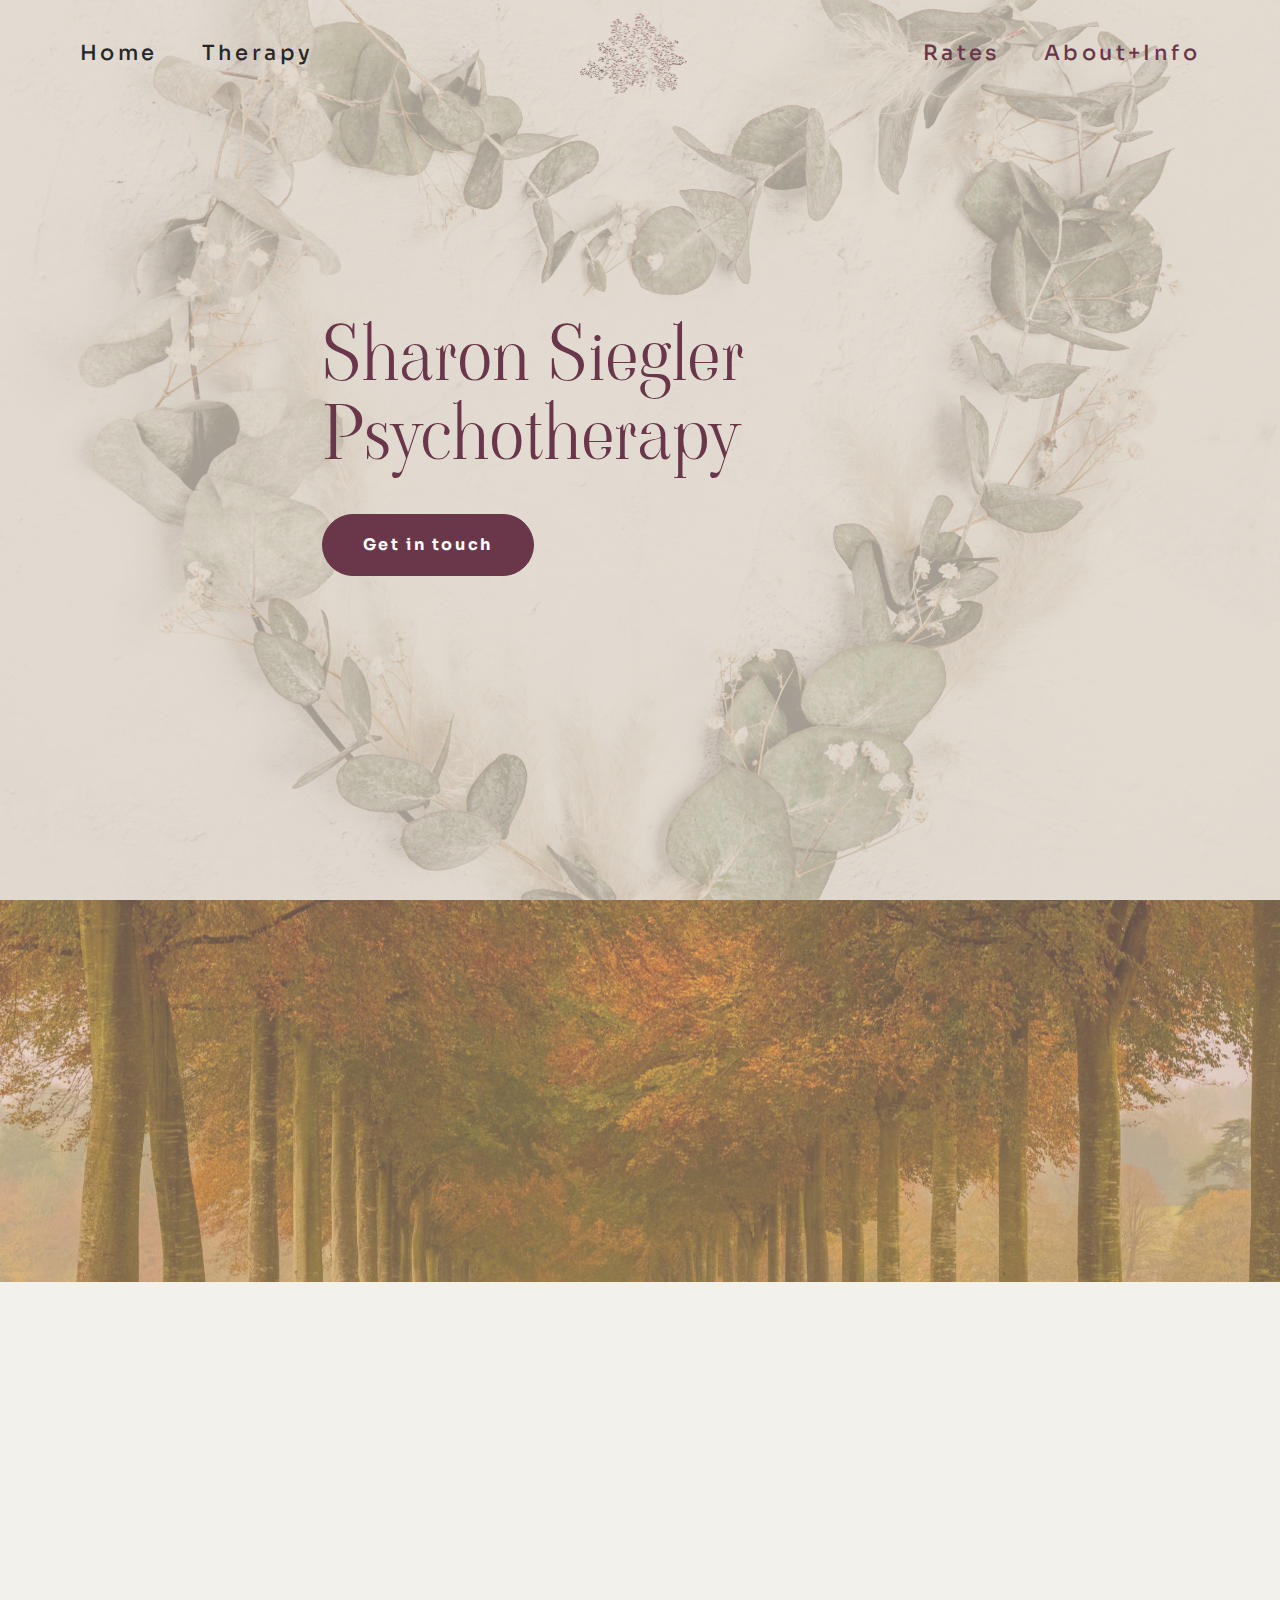
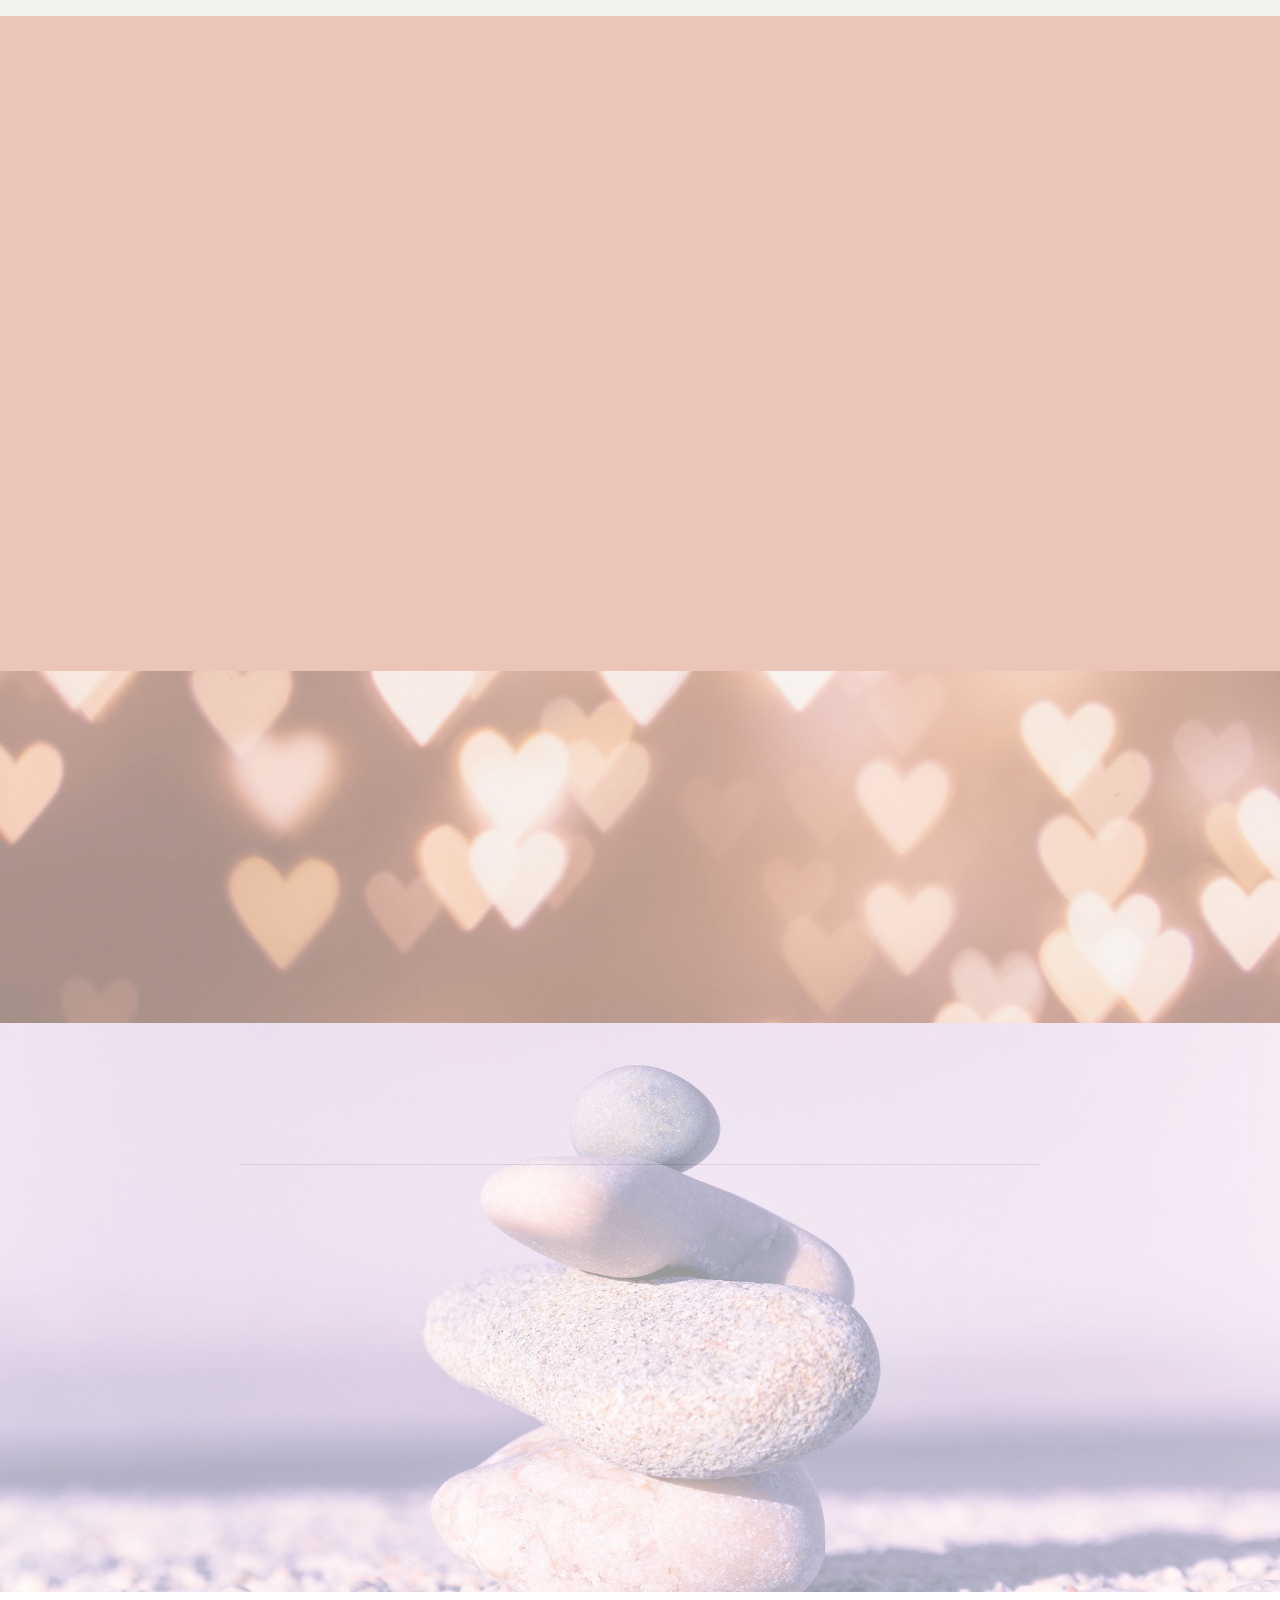
<file: index.html>
<!DOCTYPE html>
<html  >
<head>
  <!-- Site made with Mobirise Website Builder v5.7.4, https://mobirise.com -->
  <meta charset="UTF-8">
  <meta http-equiv="X-UA-Compatible" content="IE=edge">
  <meta name="generator" content="Mobirise v5.7.4, mobirise.com">
  <meta name="viewport" content="width=device-width, initial-scale=1, minimum-scale=1">
  <link rel="shortcut icon" href="assets/images/logo-removebg-231x179.png" type="image/x-icon">
  <meta name="description" content="Sharon Siegler Psychotherapy">
  
  
  <title>Sharon Siegler Psychotherapy</title>
  <link rel="stylesheet" href="assets/web/assets/mobirise-icons2/mobirise2.css">
  <link rel="stylesheet" href="assets/web/assets/mobirise-icons/mobirise-icons.css">
  <link rel="stylesheet" href="assets/tether/tether.min.css">
  <link rel="stylesheet" href="assets/bootstrap/css/bootstrap.min.css">
  <link rel="stylesheet" href="assets/bootstrap/css/bootstrap-grid.min.css">
  <link rel="stylesheet" href="assets/bootstrap/css/bootstrap-reboot.min.css">
  <link rel="stylesheet" href="assets/animatecss/animate.css">
  <link rel="stylesheet" href="assets/formstyler/jquery.formstyler.css">
  <link rel="stylesheet" href="assets/formstyler/jquery.formstyler.theme.css">
  <link rel="stylesheet" href="assets/datepicker/jquery.datetimepicker.min.css">
  <link rel="stylesheet" href="assets/dropdown/css/style.css">
  <link rel="stylesheet" href="assets/socicon/css/styles.css">
  <link rel="stylesheet" href="assets/theme/css/style.css">
  <link rel="preload" href="https://fonts.googleapis.com/css?family=Viaoda+Libre:400&display=swap" as="style" onload="this.onload=null;this.rel='stylesheet'">
  <noscript><link rel="stylesheet" href="https://fonts.googleapis.com/css?family=Viaoda+Libre:400&display=swap"></noscript>
  <link rel="preload" href="https://fonts.googleapis.com/css?family=Sora:100,200,300,400,500,600,700,800&display=swap" as="style" onload="this.onload=null;this.rel='stylesheet'">
  <noscript><link rel="stylesheet" href="https://fonts.googleapis.com/css?family=Sora:100,200,300,400,500,600,700,800&display=swap"></noscript>
  <link rel="preload" as="style" href="assets/mobirise/css/mbr-additional.css"><link rel="stylesheet" href="assets/mobirise/css/mbr-additional.css" type="text/css">

  
  
  
</head>
<body>

<!-- Analytics -->
<!-- Global site tag (gtag.js) - Google Analytics -->
<script async src="https://www.googletagmanager.com/gtag/js?id=G-YS38H97Q3W"></script>
<script>
  window.dataLayer = window.dataLayer || [];
  function gtag(){dataLayer.push(arguments);}
  gtag('js', new Date());

  gtag('config', 'G-YS38H97Q3W');
</script>
<!-- /Analytics -->


  
  <section class="menu popup-btn-cards cid-snreoAaF7B" once="menu" id="menu1-p">

    
    

    <nav class="navbar navbar-dropdown navbar-expand-lg">
        <div class="mbr-overlay" style="opacity: 1;"></div>

      <div class="collapse navbar-collapse" id="navbarSupportedContent">
            
        <div class="left-menu">
          <ul class="navbar-nav nav-dropdown" data-app-modern-menu="true"><li class="nav-item text-primary">
                  <a class="nav-link link text-black display-7" href="index.html">
                      Home</a>
              </li>
              <li class="nav-item"><a class="nav-link link text-black display-7" href="therapy.html" aria-expanded="false">
                       Therapy</a></li></ul>
        </div>

        <div class="brand-container">
          <div class="navbar-brand">
              <span class="navbar-logo">
                  <a href="index.html#top">
                      <img src="assets/images/logo-removebg-231x179.png" alt="Mobirise" style="height: 5.6rem;">
                  </a>
              </span>
              
          </div>
        </div>

        <div class="right-menu">
          <ul class="navbar-nav nav-dropdown" data-app-modern-menu="true"><li class="nav-item text-primary">
                <a class="nav-link link text-primary display-7" href="rates.html">Rates</a>
            </li><li class="nav-item"><a class="nav-link link text-primary display-7" href="aboutme.html">About+Info</a></li></ul>
        </div>
      </div>

          <button class="navbar-toggler" type="button" data-toggle="collapse" data-target="#navbarSupportedContent" aria-controls="navbarNavAltMarkup" aria-expanded="false" aria-label="Toggle navigation">
            <div class="hamburger">
                <span></span>
                <span></span>
                <span></span>
                <span></span>
            </div>
          </button>
    </nav>

</section>

<section class="header1 cid-sg0FCGAILc mbr-fullscreen" id="header1-0">

    

    <div class="mbr-overlay" style="opacity: 0.7; background-color: rgb(227, 217, 202);">
    </div>
    <div class="container-fluid">  
        <div class="row justify-content-center">
            <div class="col-md-7">
                <div class="typed-text display-1">
                    <span class="mbr-section-title mbr-fonts-style mbr-light display-1">Sharon Siegler&nbsp;<br>Psychotherapy<br></span>
                    
                </div>
                
                <div class="mbr-section-btn"><a class="btn btn-lg btn-primary display-4" type="submit" href="index.html#formbuilder-a">Get in touch</a></div>
            </div>
        </div>
    </div>
    
</section>

<section class="content1 cid-shuXbhxgcS" id="content1-h">
    

 <div class="mbr-overlay">
    </div>

    <div class="container-fluid">
        <div class="row justify-content-center">
            <div class="col-12 col-md-6">
                     
                     
                     <h5 class="mbr-fonts-style align-center section-text mb-4 mbr-regular display-4">“It is worse to stay where one does not belong at all than<div>to wander about lost for a while and looking for the psychic</div><div>and soulful kinship one requires”&nbsp;</div><div>Clarissa Pinkola Estés</div></h5>
                     
                    </div>
           </div>
    </div>
</section>

<section class="content1 cid-shvdxM8d89" id="content1-j">
    

 

    <div class="container-fluid">
        <div class="row justify-content-center">
            <div class="col-12 col-md-6">
                     
                     <h4 class="mbr-fonts-style title-text align-center mbr-regular mb-4 display-1"> What I offer</h4>
                     
                     
                    </div>
           </div>
    </div>
</section>

<section class="content2 cid-shuBQb7AvW" id="content2-c">
    
 
  <div class="container">  
         <div class="row align-items-center">
             <div class="col-12 col-lg-7">
                <div class="image-wrapper">
                    <img src="assets/images/dog-2785074-1334x889.jpg" alt="Mobirise">
                </div>
            </div>
            <div class="col-12 col-lg-5">
                <div class="text-wrapper align-left">
                    
                    <p class="section-subtext mbr-fonts-style align-left mbr-regular mb-4 display-2">Therapy</p>
                    <p class="mbr-text mbr-fonts-style align-left mbr-regular display-4">Something brought you here. I know, I've been here too. Instead of avoiding or shutting it down, you are looking for help. Big and important step.<br>You had to take this step alone, and now, I can accompany you.<br></p>
                <div class="mbr-section-btn align-left"><a class="btn btn-secondary display-4" href="therapy.html">Learn More</a></div>
                </div>
               </div>
            </div>
        </div>
</section>

<section class="content1 cid-shuX0cRDQS" id="content1-g">
    

 <div class="mbr-overlay">
    </div>

    <div class="container-fluid">
        <div class="row justify-content-center">
            <div class="col-12 col-md-6">
                     <h5 class="mbr-section-subtitle mbr-fonts-style align-center mb-4 mt-4 display-4">"You can only become truly accomplished at something you love." <br><br>Maya Angelou</h5>
                     
                     
                     
                    </div>
           </div>
    </div>
</section>

<section class="form cid-sgxYQylWS7" id="formbuilder-a">
    
    <div class="mbr-overlay"></div>
    <div class="container">
        <div class="row">
            <div class="col-lg-8 mx-auto mbr-form" data-form-type="formoid">
<!--Formbuilder Form-->
<form action="https://mobirise.eu/" method="POST" class="mbr-form form-with-styler" data-form-title="Form Name"><input type="hidden" name="email" data-form-email="true" value="nLPFkeEz/G7p4QkEOa2+176vNsVStpoKlZeKG7OWsQ1XRN4VsuvDBomV0RtvpPrxei0f2Xov2iBLk3qLw31xlwDdI2rA0WhRbj0ftPgd17/RQZ+46Mjlt0Oen0RNs4dz.nVLfW3ZiAiuFT4xPuB8/QHdElN8DgkPW7pGm9+mC2f0QbMJd63D511KTIBAEja+NmAw55iZ/lchSR1VL12Ws8zOahuEVdOWfS/U70QBL2LnbiVYsVxd/x+HpsWOWGOSc">
<div class="form-row">
<div hidden="hidden" data-form-alert="" class="alert alert-success col-12">I will get in touch soon. You're welcome to call me @ 707-861-0411 or email: mft.sharon.siegler@gmail.com</div>
<div hidden="hidden" data-form-alert-danger="" class="alert alert-danger col-12">Oops...! some problem!</div>
</div>
<div class="dragArea form-row">
<div class="col-lg-12 col-md-12 col-sm-12">
<h4 class="mbr-fonts-style display-5">Get in Touch and schedule a 20 minutes free consult</h4>
</div>
<div class="col-lg-12 col-md-12 col-sm-12">
<hr>
</div>
<div data-for="name" class="col-lg-12 col-md-12 col-sm-12 form-group">
<input type="text" name="name" placeholder="Name" data-form-field="name" class="form-control display-7" required="required" value="" id="name-formbuilder-a">
</div>
<div data-for="phone" class="col-lg-12 col-md-12 col-sm-12 form-group" style="">
<input type="tel" name="phone" placeholder="Phone" pattern="[0-9]{3}-[0-9]{3}-[0-9]{4}" data-form-field="phone" required="required" class="form-control display-7" value="" id="phone-formbuilder-a">
</div>
<div class="col-lg-12 col-md-12 col-sm-12 form-group" data-for="email" style="">
<input type="email" name="email" placeholder="Email" data-form-field="email" class="form-control display-7" value="" id="email-formbuilder-a">
</div>
<div class="col-lg-12 col-md-12 col-sm-12 form-group" data-for="message">
<textarea name="message" placeholder="Message" data-form-field="message" required="required" class="form-control display-7" id="message-formbuilder-a"></textarea>
</div>
<div class="col-auto" style=""><button type="submit" class="btn btn-primary display-7">Submit</button></div>
</div>
</form><!--Formbuilder Form-->
</div>
        </div>
    </div>
</section>

<section class="footer1 cid-st76pejtdv mbr-reveal" once="footers" id="footer1-v">

    

    

    <div class="container">
        <div class="footer-container">
                <div class="row align-left menu-container">
            
            <div class="col-lg-3 col-6">
                <ul class="mbr-fonts-style mbr-list align-left display-4">   
                  <li>
                    <a class="mbr-fonts-style text-primary" href="aboutme.html"><strong>About</strong></a></li><li><a href="rates.html" class="text-primary"><strong>Rates</strong></a></li> 
              </ul>
             </div>    
            <div class="col-lg-3 col-6">
                <ul class="mbr-fonts-style mbr-list align-left display-4">
                  <li><a href="therapy.html" class="text-primary"><strong>Therapy</strong></a></li><li><a href="aboutme.html" class="text-primary"><strong>About+Info</strong></a></li>
                </ul>
            </div>
            
            
  
        </div>
        
                <div class="row align-center">
                    <div class="col-12 col-md-5 copyright-section align-left">   
                        <hr class="line">
                        <p class="mbr-fonts-style mbr-text mobirise-rights mbr-semibold display-4"> All rights reserved&nbsp;© 2021</p>
                    </div>
                    
                    <div class="col-md-2 offset-md-0 col-6 offset-3 logo-section align-center">
                        
                        
                        <!-- Professional verification provided by Psychology Today 
<a href="https://www.psychologytoday.com/profile/383452" target="_blank" class="sx-verified-seal"></a>
[JS_CODE_0] -->
<!-- End Verification -->
                        
                        
                        
                        
                          <a href="https://www.psychologytoday.com/profile/383452" target="_blank">
                            <img src="assets/images/download.svg" alt="Psychology Today Verification" style="width: 100%;">
                          </a>
                    </div>
                    
                    <div class="col-12 col-md-5 social-section align-right"> 
                        
                        <hr class="line">
                        <p class="mbr-fonts-style mbr-text mobirise-rights mbr-semibold display-4">SharonSieglerPsychotherapy.com</p>
                </div>
                    

                 </div>
           </div>
    </div>
</section>


<script src="assets/web/assets/jquery/jquery.min.js"></script>
  <script src="assets/popper/popper.min.js"></script>
  <script src="assets/tether/tether.min.js"></script>
  <script src="assets/bootstrap/js/bootstrap.min.js"></script>
  <script src="assets/Typed/typed.min.js"></script>
  <script src="assets/smoothscroll/smooth-scroll.js"></script>
  <script src="assets/viewportchecker/jquery.viewportchecker.js"></script>
  <script src="assets/parallax/jarallax.min.js"></script>
  <script src="assets/formstyler/jquery.formstyler.js"></script>
  <script src="assets/formstyler/jquery.formstyler.min.js"></script>
  <script src="assets/datepicker/jquery.datetimepicker.full.js"></script>
  <script src="assets/dropdown/js/nav-dropdown.js"></script>
  <script src="assets/dropdown/js/navbar-dropdown.js"></script>
  <script src="assets/touchswipe/jquery.touch-swipe.min.js"></script>
  <script src="assets/theme/js/script.js"></script>
  <script src="assets/formoid/formoid.min.js"></script>
  
  
  
  <input name="animation" type="hidden">
  </body>
</html>
</file>
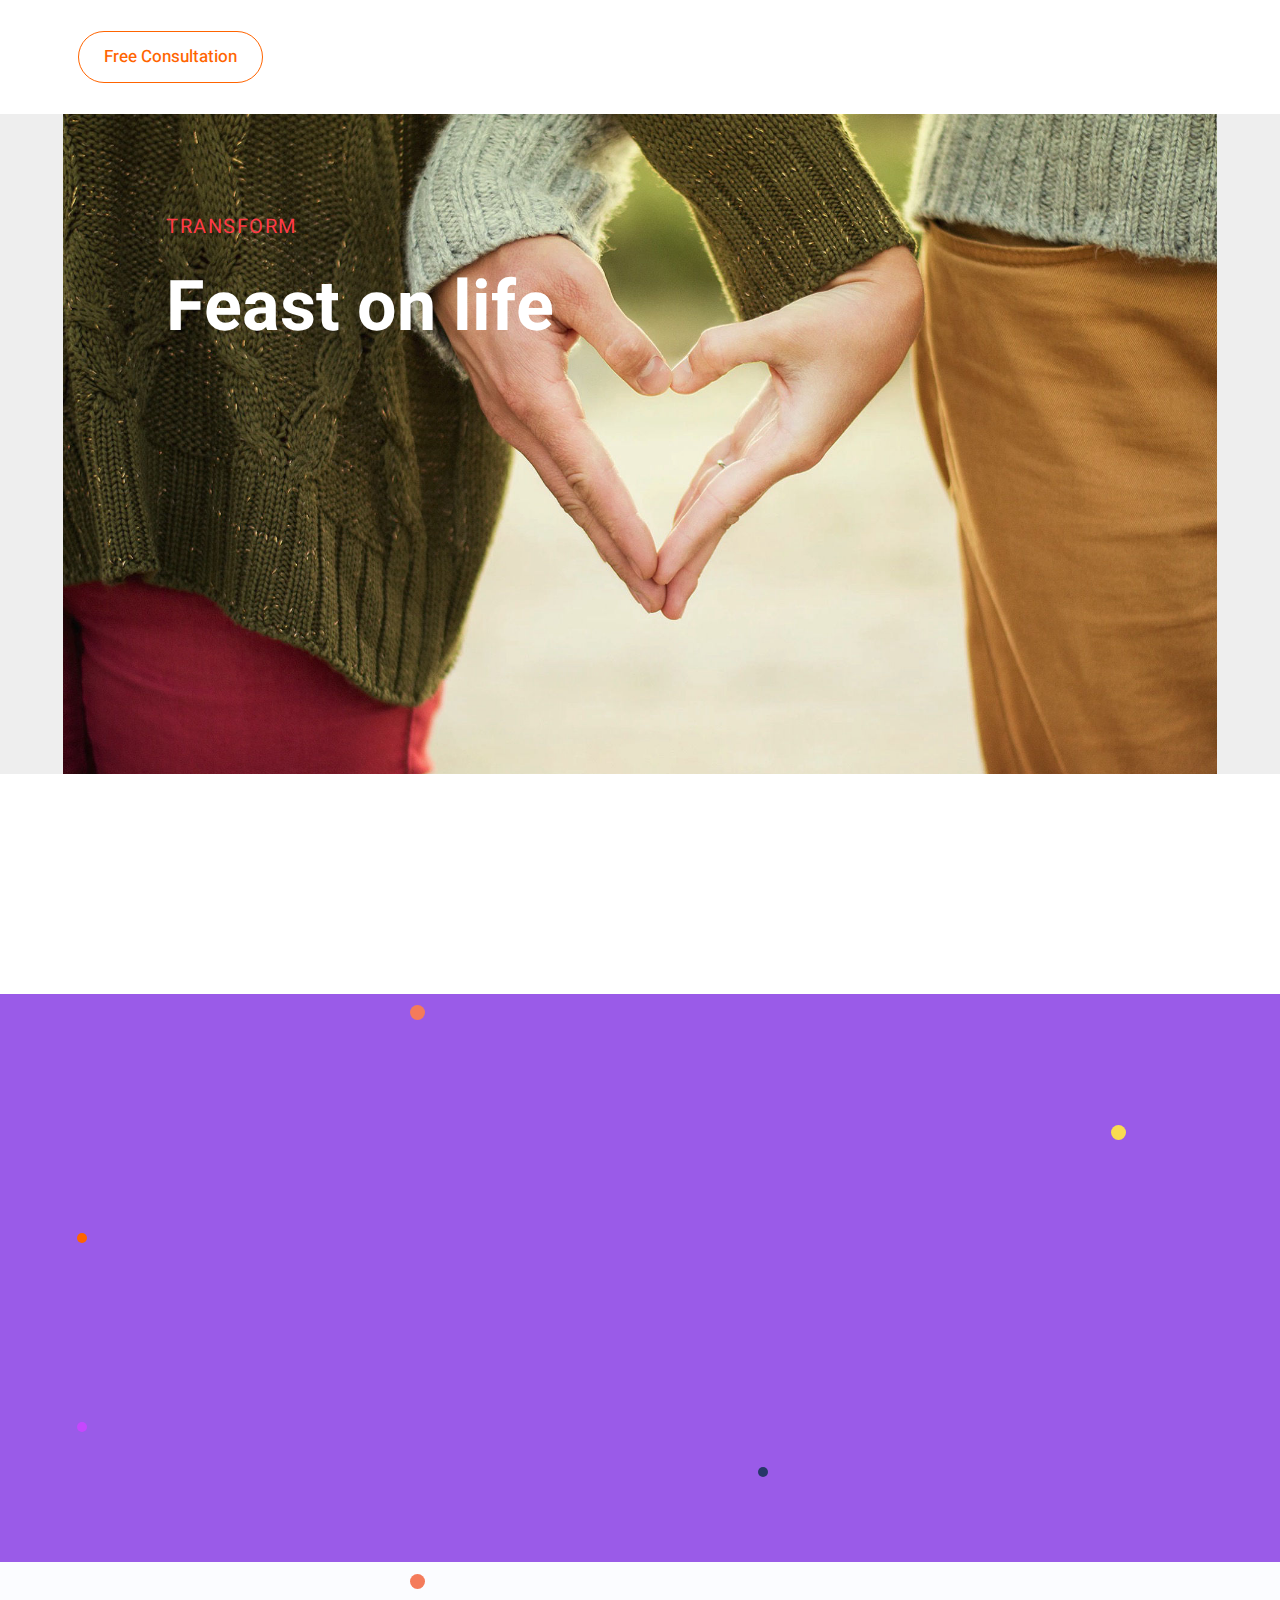
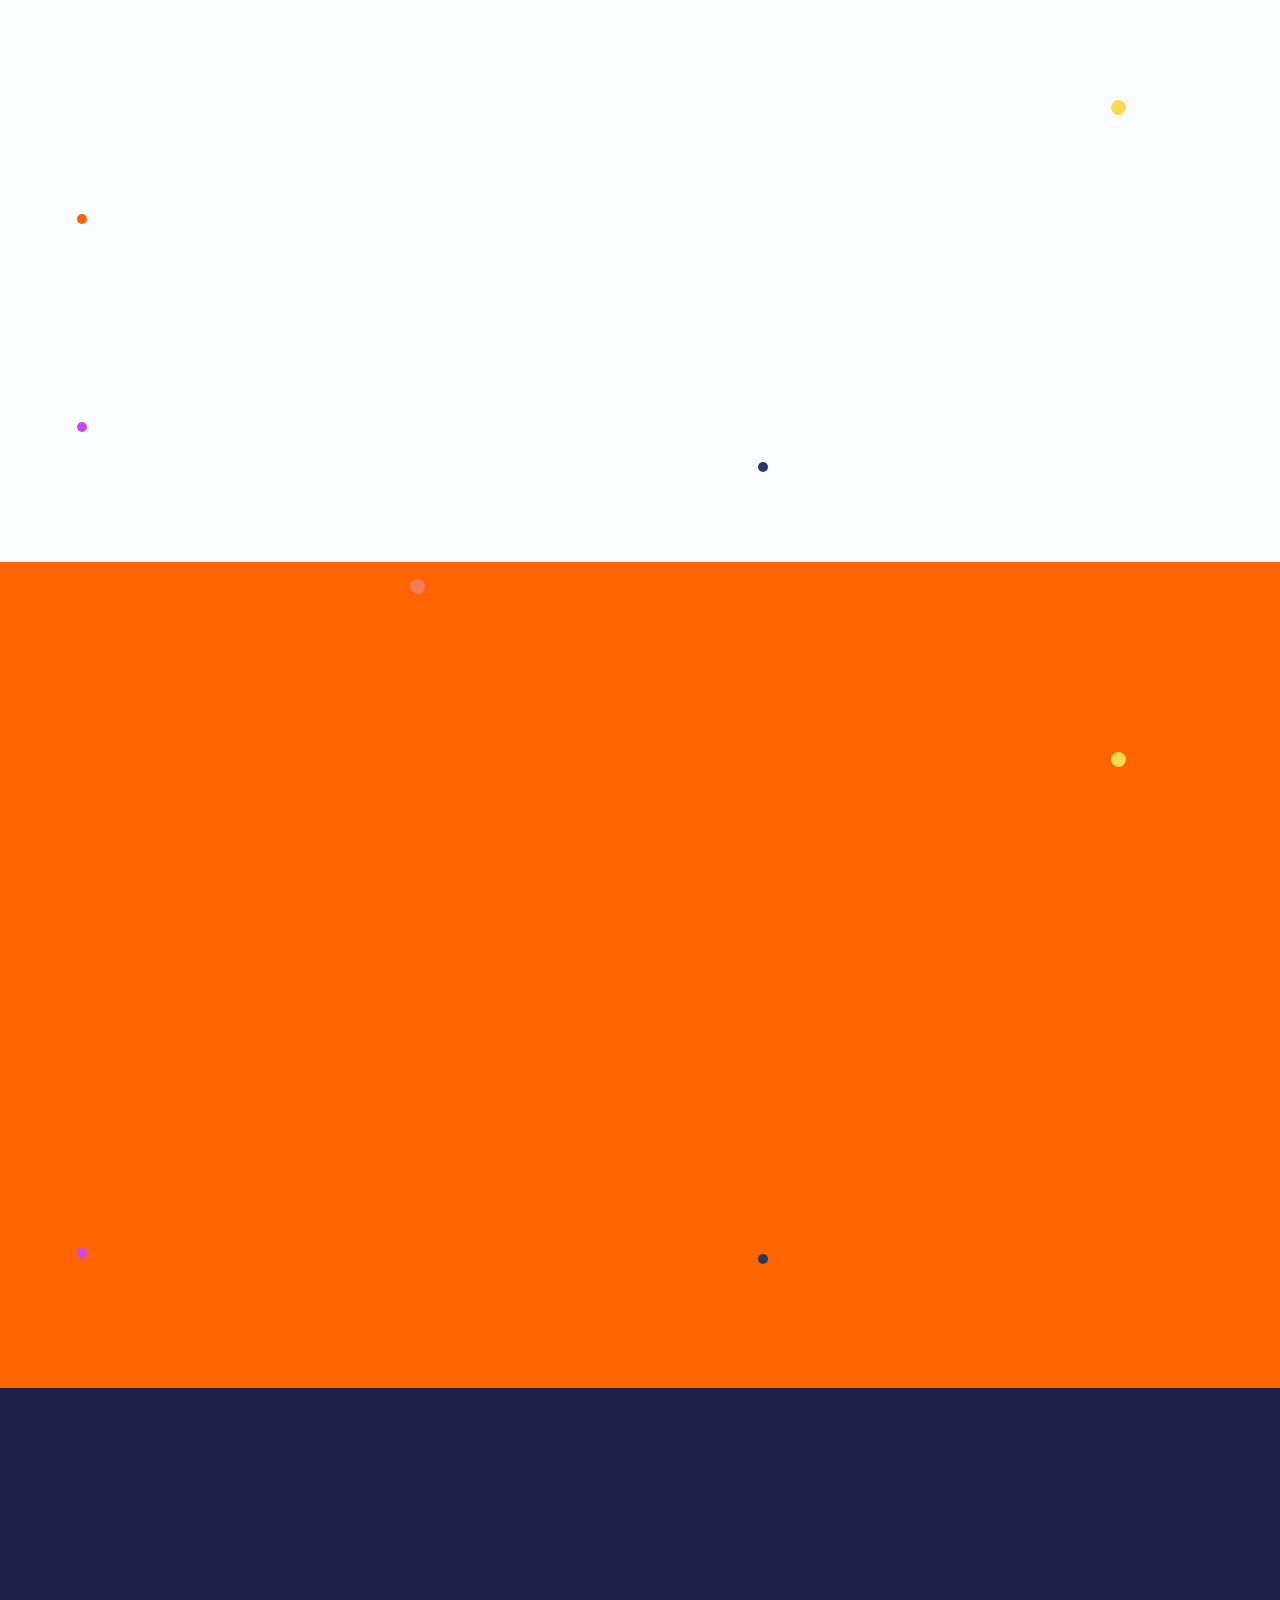
<file: old/index.html>
<!DOCTYPE html>
<html  >
<head>
  <!-- Site made with Mobirise Website Builder v5.2.0, https://mobirise.com -->
  <meta charset="UTF-8">
  <meta http-equiv="X-UA-Compatible" content="IE=edge">
  <meta name="generator" content="Mobirise v5.2.0, mobirise.com">
  <meta name="viewport" content="width=device-width, initial-scale=1, minimum-scale=1">
  <link rel="shortcut icon" href="assets/images/logo-school-140x140.png" type="image/x-icon">
  <meta name="description" content="">
  
  
  <title>Home</title>
  <link rel="stylesheet" href="assets/web/assets/mobirise-icons2/mobirise2.css">
  <link rel="stylesheet" href="assets/web/assets/mobirise-icons-bold/mobirise-icons-bold.css">
  <link rel="stylesheet" href="assets/tether/tether.min.css">
  <link rel="stylesheet" href="assets/bootstrap/css/bootstrap.min.css">
  <link rel="stylesheet" href="assets/bootstrap/css/bootstrap-grid.min.css">
  <link rel="stylesheet" href="assets/bootstrap/css/bootstrap-reboot.min.css">
  <link rel="stylesheet" href="assets/dropdown/css/style.css">
  <link rel="stylesheet" href="assets/animatecss/animate.min.css">
  <link rel="stylesheet" href="assets/socicon/css/styles.css">
  <link rel="stylesheet" href="assets/theme/css/style.css">
  <link rel="preload" as="style" href="assets/mobirise/css/mbr-additional.css"><link rel="stylesheet" href="assets/mobirise/css/mbr-additional.css" type="text/css">
  
  
  
  
</head>
<body>
  
  <section class="menu1 cid-sfSfQzl5rq" once="menu" id="menu1-13">

    
    

    <nav class="navbar navbar-dropdown navbar-expand-lg navbar-fixed-top">
                      <div class="container-fluid">
        <div class="navbar-brand">
            <div class="col-lg-auto padd_lr_0">
            
            
        </div>
    </div>
        <button class="navbar-toggler" type="button" data-toggle="collapse" data-target="#navbarSupportedContent" aria-controls="navbarNavAltMarkup" aria-expanded="false" aria-label="Toggle navigation">
            <div class="hamburger">
                <span></span>
                <span></span>
                <span></span>
                <span></span>
            </div>
        </button>
      <div class="collapse navbar-collapse" id="navbarSupportedContent">
            
          <div class="widget">
              
              
              
                  
                  
           <div class="mbr-section-btn"><a class="btn btn-md btn-warning-outline display-4" href="https://calendly.com/mft-sharon-siegler" target="_blank">Free Consultation<br></a></div>
          </div>
      </div>
    </div></nav>
</section>

<section class="header6 carousel slide testimonials-slider cid-sfSfQA298u" data-interval="false" id="header6-14">
    
    

    <div class="container-fluid padd_lr_0">
        
        <div class="carousel slide" role="listbox" data-pause="true" data-keyboard="false" data-ride="false" data-interval="false">
            <div class="carousel-inner">
                
                
            <div class="carousel-item">
                    <div class="user col-md-10 col-sm-12 col-xl-12 padd_lr_0">
                        
                        <div class="title__block align-left">
                            <h3 class="mbr-section-subtitle mbr-regular mbr-fonts-style display-7">TRANSFORM</h3>
            <h1 class="mbr-section-title mbr-fonts-style mbr-bold display-1">Feast on life</h1>
                            
                    </div>
                            
                        <div class="user_image">
                            <img src="assets/images/screen-shot-2020-05-23-at-10.17.36-1920x1274.jpg" alt="" title="">
                        </div>
                    </div>
                </div><div class="carousel-item">
                    <div class="user col-md-10 col-sm-12 col-xl-12 padd_lr_0">
                        
                        <div class="title__block align-left">
                            <h3 class="mbr-section-subtitle mbr-regular mbr-fonts-style display-7">BEGIN</h3>
            <h1 class="mbr-section-title mbr-fonts-style mbr-bold display-1">Dream of you.</h1>
                            
                    </div>
                            
                        <div class="user_image">
                            <img src="assets/images/trend13.jpg" alt="" title="">
                        </div>
                    </div>
                </div></div>
             
            
             

        </div>
    </div>
</section>

<section class="content1 cid-sfSfQAN5WD" id="content1-15">

    

    

    <div class="container">
        <div class="row justify-content-end">
            <div class="title__block col-lg-12">
                
               <h3 class="mbr-section-title mbr-fonts-style display-2">Begin your journey of healing and discovery &nbsp;&nbsp;<span class="verline"></span></h3>
              
            </div>
        </div>
        
    </div>
</section>

<section class="content3 cid-sfSfQBFmJZ" id="content3-17">

    

    

    <div class="animation__background">
        <div class="circle1"></div>
        <div class="circle2"></div>
        <div class="circle3"></div>
        <div class="circle4"></div>
        <div class="circle5"></div>
        <img src="assets/images/quadr.svg" class="quadr" alt="">
    </div>
    
    
    <div class="container">
        <div class="row">
            <div class="col-lg-6 d-none d-lg-block">
                <div class="image">
                    <img src="assets/images/mbr-1-946x631.jpg" alt="" title="">
                </div>
            </div>
            <div class="title__block col-lg-6">
                
               <h3 class="mbr-section-title mbr-fonts-style display-2">Relate.<br><span class="verline"></span></h3>
              <p class="mbr-text mbr-fonts-style display-7">Through connection and relationship, perspectives expand</p>
                <div class="items__block">
                    
                <p class="item mbr-fonts-style display-4"><span class="mobi-mbri mobi-mbri-success mbr-iconfont" style="color: rgb(255, 255, 255);"></span>Connect without shame or expectation&nbsp;</p><p class="item mbr-fonts-style display-4"><span class="mobi-mbri mobi-mbri-success mbr-iconfont" style="color: rgb(255, 255, 255);"></span>Share burdens, feeling lighter&nbsp;</p><p class="item mbr-fonts-style display-4"><span class="mobi-mbri mobi-mbri-success mbr-iconfont" style="color: rgb(255, 255, 255);"></span>Re-establish your worthiness&nbsp;</p></div>
                
            </div>
        </div>
        
    </div>
</section>

<section class="content3 cid-sfSfQCghQu" id="content3-18">

    

    

    <div class="animation__background">
        <div class="circle1"></div>
        <div class="circle2"></div>
        <div class="circle3"></div>
        <div class="circle4"></div>
        <div class="circle5"></div>
        <img src="assets/images/quadr.svg" class="quadr" alt="">
    </div>
    
    
    <div class="container">
        <div class="row flex-row-reverse">
            <div class="col-lg-6 d-none d-lg-block">
                <div class="image">
                    <img src="assets/images/mbr-946x605.jpg" alt="" title="">
                </div>
            </div>
            <div class="title__block col-lg-6">
                
               <h3 class="mbr-section-title mbr-fonts-style display-2">Accept.<br><span class="verline"></span></h3>
              <p class="mbr-text mbr-fonts-style display-7">Reclaim, revisit, and re-story the experiences that make you who you are.</p>
                <div class="items__block">
                    
                <p class="item mbr-fonts-style display-4"><span class="mobi-mbri mobi-mbri-success mbr-iconfont" style="color: rgb(0, 0, 0);"></span>Foster self love</p><p class="item mbr-fonts-style display-4"><span class="mobi-mbri mobi-mbri-success mbr-iconfont" style="color: rgb(0, 0, 0);"></span>Recognize your truth</p><p class="item mbr-fonts-style display-4"><span class="mobi-mbri mobi-mbri-success mbr-iconfont" style="color: rgb(0, 0, 0);"></span>Discover safety &nbsp;</p></div>
                
            </div>
        </div>
        
    </div>
</section>

<section class="content3 cid-sfSfQCDO0K" id="content3-19">

    

    

    <div class="animation__background">
        <div class="circle1"></div>
        <div class="circle2"></div>
        <div class="circle3"></div>
        <div class="circle4"></div>
        <div class="circle5"></div>
        <img src="assets/images/quadr.svg" class="quadr" alt="">
    </div>
    
    
    <div class="container">
        <div class="row">
            <div class="col-lg-6 d-none d-lg-block">
                <div class="image">
                    <img src="assets/images/mbr-946x1425.jpg" alt="" title="">
                </div>
            </div>
            <div class="title__block col-lg-6">
                
               <h3 class="mbr-section-title mbr-fonts-style display-2">Transform.<br><span class="verline"></span></h3>
              <p class="mbr-text mbr-fonts-style display-7">Feast on life.</p>
                
                
            </div>
        </div>
        
    </div>
</section>

<section class="content1 cid-sfSfQE93Rd" id="content1-1c">

    

    

    <div class="container">
        <div class="row justify-content-end">
            <div class="title__block col-lg-12">
                
               
              <h4 class="mbr-section-subtitle mbr-regular mbr-fonts-style display-4"><strong>Sharon Siegler, LMFT</strong><br>Licensed Marriage &amp; Family Therapist #0056424CA<br><br>Disclaimer | Terms &amp; Conditions | Privacy Policy<br>Copyright © 2020 All Rights Reserved<br></h4>
            </div>
        </div>
        
    </div>
</section>


<script src="assets/web/assets/jquery/jquery.min.js"></script>
  <script src="assets/popper/popper.min.js"></script>
  <script src="assets/tether/tether.min.js"></script>
  <script src="assets/bootstrap/js/bootstrap.min.js"></script>
  <script src="assets/smoothscroll/smooth-scroll.js"></script>
  <script src="assets/dropdown/js/nav-dropdown.js"></script>
  <script src="assets/dropdown/js/navbar-dropdown.js"></script>
  <script src="assets/touchswipe/jquery.touch-swipe.min.js"></script>
  <script src="assets/viewportchecker/jquery.viewportchecker.js"></script>
  <script src="assets/bootstrapcarouselswipe/bootstrap-carousel-swipe.js"></script>
  <script src="assets/mbr-testimonials-slider/mbr-testimonials-slider.js"></script>
  <script src="assets/theme/js/script.js"></script>
  
  
  
  <input name="animation" type="hidden">
  </body>
</html>
</file>
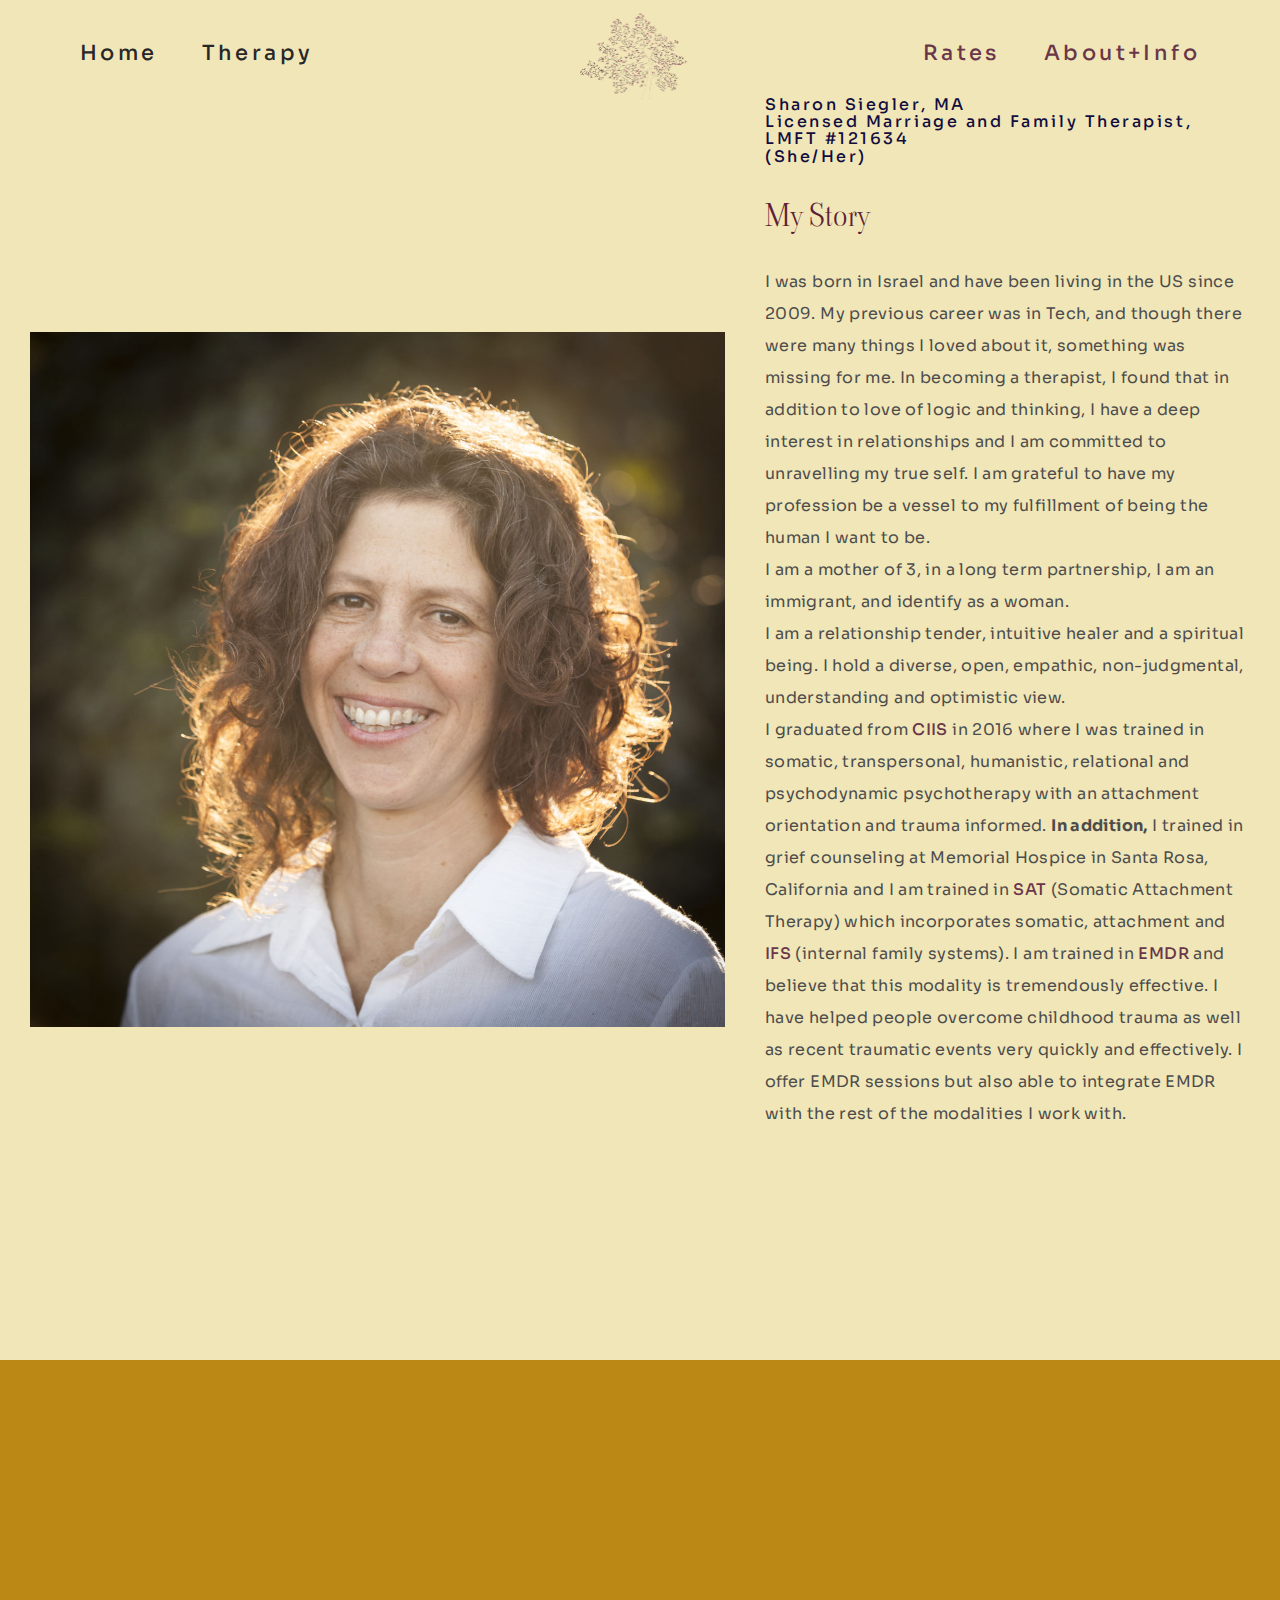
<file: aboutme.html>
<!DOCTYPE html>
<html  >
<head>
  <!-- Site made with Mobirise Website Builder v5.7.4, https://mobirise.com -->
  <meta charset="UTF-8">
  <meta http-equiv="X-UA-Compatible" content="IE=edge">
  <meta name="generator" content="Mobirise v5.7.4, mobirise.com">
  <meta name="viewport" content="width=device-width, initial-scale=1, minimum-scale=1">
  <link rel="shortcut icon" href="assets/images/logo-removebg-231x179.png" type="image/x-icon">
  <meta name="description" content="">
  
  
  <title>About + Info</title>
  <link rel="stylesheet" href="assets/tether/tether.min.css">
  <link rel="stylesheet" href="assets/bootstrap/css/bootstrap.min.css">
  <link rel="stylesheet" href="assets/bootstrap/css/bootstrap-grid.min.css">
  <link rel="stylesheet" href="assets/bootstrap/css/bootstrap-reboot.min.css">
  <link rel="stylesheet" href="assets/animatecss/animate.css">
  <link rel="stylesheet" href="assets/dropdown/css/style.css">
  <link rel="stylesheet" href="assets/socicon/css/styles.css">
  <link rel="stylesheet" href="assets/theme/css/style.css">
  <link rel="preload" href="https://fonts.googleapis.com/css?family=Viaoda+Libre:400&display=swap" as="style" onload="this.onload=null;this.rel='stylesheet'">
  <noscript><link rel="stylesheet" href="https://fonts.googleapis.com/css?family=Viaoda+Libre:400&display=swap"></noscript>
  <link rel="preload" href="https://fonts.googleapis.com/css?family=Sora:100,200,300,400,500,600,700,800&display=swap" as="style" onload="this.onload=null;this.rel='stylesheet'">
  <noscript><link rel="stylesheet" href="https://fonts.googleapis.com/css?family=Sora:100,200,300,400,500,600,700,800&display=swap"></noscript>
  <link rel="preload" as="style" href="assets/mobirise/css/mbr-additional.css"><link rel="stylesheet" href="assets/mobirise/css/mbr-additional.css" type="text/css">

  
  
  
</head>
<body>

<!-- Analytics -->
<!-- Global site tag (gtag.js) - Google Analytics -->
<script async src="https://www.googletagmanager.com/gtag/js?id=G-YS38H97Q3W"></script>
<script>
  window.dataLayer = window.dataLayer || [];
  function gtag(){dataLayer.push(arguments);}
  gtag('js', new Date());

  gtag('config', 'G-YS38H97Q3W');
</script>
<!-- /Analytics -->


  
  <section class="menu popup-btn-cards cid-snreoAaF7B" once="menu" id="menu1-p">

    
    

    <nav class="navbar navbar-dropdown navbar-expand-lg">
        <div class="mbr-overlay" style="opacity: 1;"></div>

      <div class="collapse navbar-collapse" id="navbarSupportedContent">
            
        <div class="left-menu">
          <ul class="navbar-nav nav-dropdown" data-app-modern-menu="true"><li class="nav-item text-primary">
                  <a class="nav-link link text-black display-7" href="index.html">
                      Home</a>
              </li>
              <li class="nav-item"><a class="nav-link link text-black display-7" href="therapy.html" aria-expanded="false">
                       Therapy</a></li></ul>
        </div>

        <div class="brand-container">
          <div class="navbar-brand">
              <span class="navbar-logo">
                  <a href="index.html#top">
                      <img src="assets/images/logo-removebg-231x179.png" alt="Mobirise" style="height: 5.6rem;">
                  </a>
              </span>
              
          </div>
        </div>

        <div class="right-menu">
          <ul class="navbar-nav nav-dropdown" data-app-modern-menu="true"><li class="nav-item text-primary">
                <a class="nav-link link text-primary display-7" href="rates.html">Rates</a>
            </li><li class="nav-item"><a class="nav-link link text-primary display-7" href="aboutme.html">About+Info</a></li></ul>
        </div>
      </div>

          <button class="navbar-toggler" type="button" data-toggle="collapse" data-target="#navbarSupportedContent" aria-controls="navbarNavAltMarkup" aria-expanded="false" aria-label="Toggle navigation">
            <div class="hamburger">
                <span></span>
                <span></span>
                <span></span>
                <span></span>
            </div>
          </button>
    </nav>

</section>

<section class="content2 cid-shveh8aejj" id="content2-k">
    
 
  <div class="container">  
         <div class="row align-items-center">
             <div class="col-12 col-lg-7">
                <div class="image-wrapper">
                    <img src="assets/images/sharon18-7905-1334x1334.jpg" alt="Mobirise">
                </div>
            </div>
            <div class="col-12 col-lg-5">
                <div class="text-wrapper align-left">
                    <h3 class="mbr-section-subtitle mbr-fonts-style align-left mb-4 display-4">Sharon Siegler, MA<br>Licensed Marriage and Family Therapist, LMFT #121634 <br>(She/Her)</h3>
                    <p class="section-subtext mbr-fonts-style align-left mbr-regular mb-4 display-5">My Story</p>
                    <p class="mbr-text mbr-fonts-style align-left mbr-regular display-4">I was born in Israel and have been living in the US since 2009. My previous career was in Tech, and though there were many things I loved about it, something was missing for me. In becoming a therapist, I found that in addition to love of logic and thinking, I have a deep interest in relationships and I am committed to unravelling my true self. I am grateful to have my profession be a vessel to my fulfillment of being the human I want to be.<br> I am a mother of 3, in a long term partnership, I am an immigrant, and identify as a woman.<br>I am a relationship tender, intuitive healer and a spiritual being. I hold a diverse, open, empathic, non-judgmental, understanding and optimistic view.<br>I graduated from <a href="https://www.ciis.edu/" class="text-primary">CIIS</a> in 2016 where I was trained in somatic, transpersonal, humanistic, relational and psychodynamic psychotherapy with an attachment orientation and trauma informed. <strong>In addition,</strong> I trained in grief counseling at Memorial Hospice in Santa Rosa, California and I am trained in&nbsp;<a href="https://www.karenrachels.com/sat.html" class="text-primary">SAT</a>&nbsp;(Somatic Attachment Therapy) which incorporates somatic, attachment and <a href="https://ifs-institute.com/" class="text-primary">IFS</a> (internal family systems). I am trained in&nbsp;<a href="https://drlaurelparnell.com/" class="text-primary">EMDR</a>&nbsp;and believe that this modality is tremendously effective. I have helped people overcome childhood trauma as well as recent traumatic events very quickly and effectively. I offer EMDR sessions but also able to integrate EMDR with the rest of the modalities I work with.<br><br></p>
                <div class="mbr-section-btn align-left"><a class="btn btn-secondary display-4" href="index.html#formbuilder-a">Contact Me</a></div>
                </div>
               </div>
            </div>
        </div>
</section>

<section class="header3 cid-ss2rQykxYb" id="header3-t">
    
 
  <div class="container">  
         <div class="row align-items-center">
            <div class="col-12 col-lg-6">
                <div class="image-wrapper">
                    <img src="assets/images/office-bookshelf-1132x849.jpg" alt="Mobirise">
                </div>
            </div>
            <div class="col-12 col-lg-6">
                <div class="text-wrapper align-left">
                   <h3 class="mbr-section-subtitle mbr-fonts-style align-left mb-4 display-4">
                         Location</h3>
                    <p class="section-subtext mbr-fonts-style align-left mb-4 display-5">I offer Tele-therapy sessions via Zoom or you can come for sessions at my office in Sebastopol.<br>I also offer sessions at Ragle Park in Sebastopol where the presence of nature is part of the healing.</p>
                    
                
                    </div>
                </div>
            </div>
        </div>
</section>

<section class="footer1 cid-st76pejtdv mbr-reveal" once="footers" id="footer1-v">

    

    

    <div class="container">
        <div class="footer-container">
                <div class="row align-left menu-container">
            
            <div class="col-lg-3 col-6">
                <ul class="mbr-fonts-style mbr-list align-left display-4">   
                  <li>
                    <a class="mbr-fonts-style text-primary" href="aboutme.html"><strong>About</strong></a></li><li><a href="rates.html" class="text-primary"><strong>Rates</strong></a></li> 
              </ul>
             </div>    
            <div class="col-lg-3 col-6">
                <ul class="mbr-fonts-style mbr-list align-left display-4">
                  <li><a href="therapy.html" class="text-primary"><strong>Therapy</strong></a></li><li><a href="aboutme.html" class="text-primary"><strong>About+Info</strong></a></li>
                </ul>
            </div>
            
            
  
        </div>
        
                <div class="row align-center">
                    <div class="col-12 col-md-5 copyright-section align-left">   
                        <hr class="line">
                        <p class="mbr-fonts-style mbr-text mobirise-rights mbr-semibold display-4"> All rights reserved&nbsp;© 2021</p>
                    </div>
                    
                    <div class="col-md-2 offset-md-0 col-6 offset-3 logo-section align-center">
                        
                        
                        <!-- Professional verification provided by Psychology Today 
<a href="https://www.psychologytoday.com/profile/383452" target="_blank" class="sx-verified-seal"></a>
[JS_CODE_0] -->
<!-- End Verification -->
                        
                        
                        
                        
                          <a href="https://www.psychologytoday.com/profile/383452" target="_blank">
                            <img src="assets/images/download.svg" alt="Psychology Today Verification" style="width: 100%;">
                          </a>
                    </div>
                    
                    <div class="col-12 col-md-5 social-section align-right"> 
                        
                        <hr class="line">
                        <p class="mbr-fonts-style mbr-text mobirise-rights mbr-semibold display-4">SharonSieglerPsychotherapy.com</p>
                </div>
                    

                 </div>
           </div>
    </div>
</section>


<script src="assets/web/assets/jquery/jquery.min.js"></script>
  <script src="assets/popper/popper.min.js"></script>
  <script src="assets/tether/tether.min.js"></script>
  <script src="assets/bootstrap/js/bootstrap.min.js"></script>
  <script src="assets/smoothscroll/smooth-scroll.js"></script>
  <script src="assets/viewportchecker/jquery.viewportchecker.js"></script>
  <script src="assets/dropdown/js/nav-dropdown.js"></script>
  <script src="assets/dropdown/js/navbar-dropdown.js"></script>
  <script src="assets/touchswipe/jquery.touch-swipe.min.js"></script>
  <script src="assets/theme/js/script.js"></script>
  
  
  
  <input name="animation" type="hidden">
  </body>
</html>
</file>
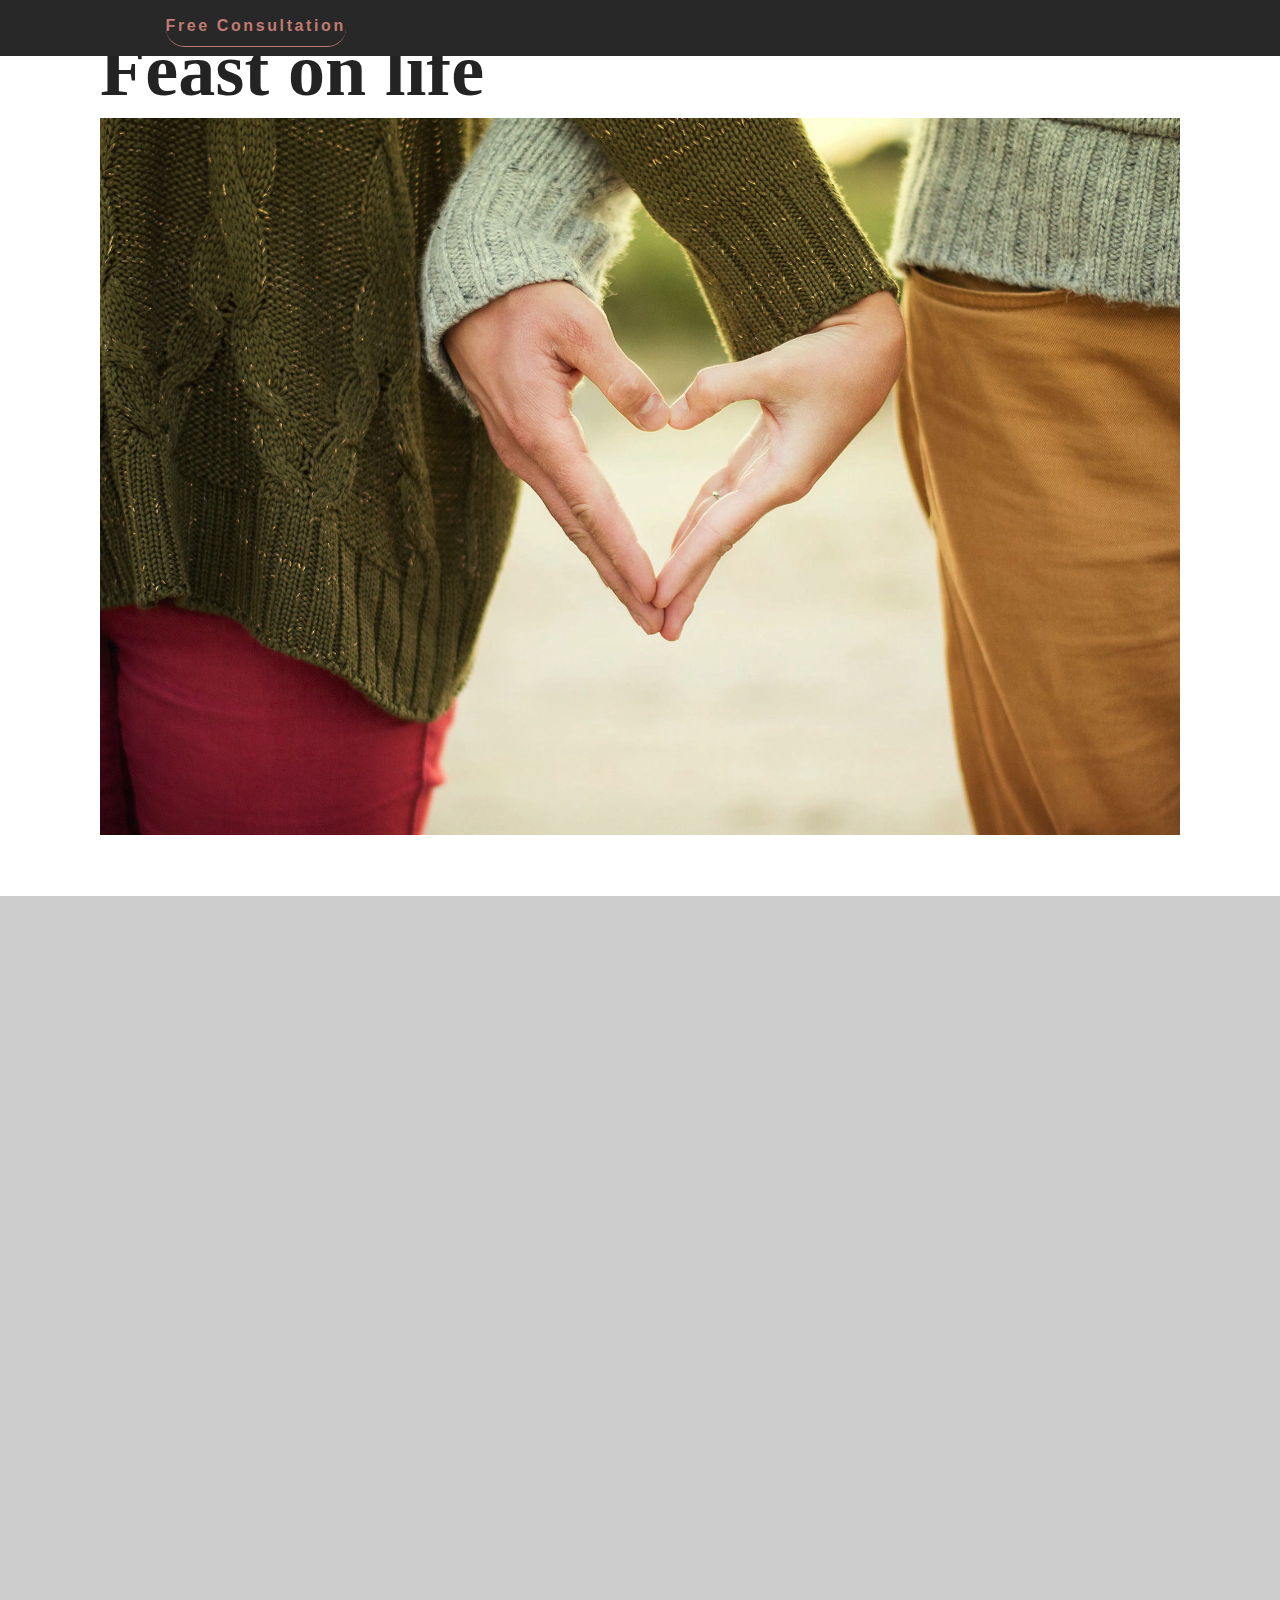
<file: index2.html>
<!DOCTYPE html>
<html  >
<head>
  <!-- Site made with Mobirise Website Builder v5.2.0, https://mobirise.com -->
  <meta charset="UTF-8">
  <meta http-equiv="X-UA-Compatible" content="IE=edge">
  <meta name="generator" content="Mobirise v5.2.0, mobirise.com">
  <meta name="viewport" content="width=device-width, initial-scale=1, minimum-scale=1">
  <link rel="shortcut icon" href="assets/images/logo-school-140x140.png" type="image/x-icon">
  <meta name="description" content="">
  
  
  <title>Home (preview)</title>
  <link rel="stylesheet" href="assets/web/assets/mobirise-icons2/mobirise2.css">
  <link rel="stylesheet" href="assets/web/assets/mobirise-icons/mobirise-icons.css">
  <link rel="stylesheet" href="assets/web/assets/mobirise-icons-bold/mobirise-icons-bold.css">
  <link rel="stylesheet" href="assets/tether/tether.min.css">
  <link rel="stylesheet" href="assets/bootstrap/css/bootstrap.min.css">
  <link rel="stylesheet" href="assets/bootstrap/css/bootstrap-grid.min.css">
  <link rel="stylesheet" href="assets/bootstrap/css/bootstrap-reboot.min.css">
  <link rel="stylesheet" href="assets/dropdown/css/style.css">
  <link rel="stylesheet" href="assets/animatecss/animate.min.css">
  <link rel="stylesheet" href="assets/socicon/css/styles.css">
  <link rel="stylesheet" href="assets/theme/css/style.css">
  <link rel="preload" as="style" href="assets/mobirise/css/mbr-additional.css"><link rel="stylesheet" href="assets/mobirise/css/mbr-additional.css" type="text/css">
  
  
  
  
</head>
<body>
  
  <section class="menu1 cid-rVKhxH9nGA" once="menu" id="menu1-0">

    
    

    <nav class="navbar navbar-dropdown navbar-expand-lg navbar-fixed-top">
                      <div class="container-fluid">
        <div class="navbar-brand">
            <div class="col-lg-auto padd_lr_0">
            
            
        </div>
    </div>
        <button class="navbar-toggler" type="button" data-toggle="collapse" data-target="#navbarSupportedContent" aria-controls="navbarNavAltMarkup" aria-expanded="false" aria-label="Toggle navigation">
            <div class="hamburger">
                <span></span>
                <span></span>
                <span></span>
                <span></span>
            </div>
        </button>
      <div class="collapse navbar-collapse" id="navbarSupportedContent">
            
          <div class="widget">
              
              
              
                  
                  
           <div class="mbr-section-btn"><a class="btn btn-md btn-warning-outline display-4" href="https://calendly.com/mft-sharon-siegler" target="_blank">Free Consultation<br></a></div>
          </div>
      </div>
    </div></nav>
</section>

<section class="header6 carousel slide testimonials-slider cid-rZPH3W03ht" data-interval="false" id="header6-e">
    
    

    <div class="container-fluid padd_lr_0">
        
        <div class="carousel slide" role="listbox" data-pause="true" data-keyboard="false" data-ride="false" data-interval="false">
            <div class="carousel-inner">
                
                
            <div class="carousel-item">
                    <div class="user col-md-10 col-sm-12 col-xl-12 padd_lr_0">
                        
                        <div class="title__block align-left">
                            <h3 class="mbr-section-subtitle mbr-regular mbr-fonts-style display-7">TRANSFORM</h3>
            <h1 class="mbr-section-title mbr-fonts-style mbr-bold display-1">Feast on life</h1>
                            
                    </div>
                            
                        <div class="user_image">
                            <img src="assets/images/screen-shot-2020-05-23-at-10.17.36-1920x1274.jpg" alt="" title="">
                        </div>
                    </div>
                </div><div class="carousel-item">
                    <div class="user col-md-10 col-sm-12 col-xl-12 padd_lr_0">
                        
                        <div class="title__block align-left">
                            <h3 class="mbr-section-subtitle mbr-regular mbr-fonts-style display-7">BEGIN</h3>
            <h1 class="mbr-section-title mbr-fonts-style mbr-bold display-1">Dream of you.</h1>
                            
                    </div>
                            
                        <div class="user_image">
                            <img src="assets/images/trend13.jpg" alt="" title="">
                        </div>
                    </div>
                </div></div>
             
            
             

        </div>
    </div>
</section>

<section class="content1 cid-rZPDBc82a0" id="content1-b">

    

    

    <div class="container">
        <div class="row justify-content-end">
            <div class="title__block col-lg-12">
                
               <h3 class="mbr-section-title mbr-fonts-style display-2">Begin your journey of healing and discovery &nbsp;&nbsp;<span class="verline"></span></h3>
              
            </div>
        </div>
        
    </div>
</section>

<section class="cid-s7SA6n3kFa mbr-fullscreen" id="extHeader4-10">
    
    <div class="scroll-wrapper" style="animation-duration: 30s;"></div>
    <div class="scroll-wrapper second" style="animation-duration: 30s;"></div>
    <div class="mbr-overlay" style="opacity: 0.2; background-color: rgb(0, 0, 0);">
    </div>
    <div class="container text-center block-content" data-stellar-background-ratio=".5">
      <div class="row justify-content-center slider-wrapper">
        <div class="col-md-10">
          <h2 class="mbr-section-title mbr-fonts-style mbr-bold align-center display-1">Feast on Life</h2>
          <h4>
        </h4></div>
      </div>
    </div>
    
</section>

<section class="content3 cid-rZPEhpuSMe" id="content3-d">

    

    

    <div class="animation__background">
        <div class="circle1"></div>
        <div class="circle2"></div>
        <div class="circle3"></div>
        <div class="circle4"></div>
        <div class="circle5"></div>
        <img src="assets/images/quadr.svg" class="quadr" alt="">
    </div>
    
    
    <div class="container">
        <div class="row">
            <div class="col-lg-6 d-none d-lg-block">
                <div class="image">
                    <img src="assets/images/mbr-1-946x631.jpg" alt="" title="">
                </div>
            </div>
            <div class="title__block col-lg-6">
                
               <h3 class="mbr-section-title mbr-fonts-style display-2">Relate.<br><span class="verline"></span></h3>
              <p class="mbr-text mbr-fonts-style display-7">Through connection and relationship, perspectives expand</p>
                <div class="items__block">
                    
                <p class="item mbr-fonts-style display-4"><span class="mobi-mbri mobi-mbri-success mbr-iconfont" style="color: rgb(255, 255, 255);"></span>Connect without shame or expectation&nbsp;</p><p class="item mbr-fonts-style display-4"><span class="mobi-mbri mobi-mbri-success mbr-iconfont" style="color: rgb(255, 255, 255);"></span>Share burdens, feeling lighter&nbsp;</p><p class="item mbr-fonts-style display-4"><span class="mobi-mbri mobi-mbri-success mbr-iconfont" style="color: rgb(255, 255, 255);"></span>Re-establish your worthiness&nbsp;</p></div>
                
            </div>
        </div>
        
    </div>
</section>

<section class="content3 cid-rZPzN52WPo" id="content3-5">

    

    

    <div class="animation__background">
        <div class="circle1"></div>
        <div class="circle2"></div>
        <div class="circle3"></div>
        <div class="circle4"></div>
        <div class="circle5"></div>
        <img src="assets/images/quadr.svg" class="quadr" alt="">
    </div>
    
    
    <div class="container">
        <div class="row flex-row-reverse">
            <div class="col-lg-6 d-none d-lg-block">
                <div class="image">
                    <img src="assets/images/mbr-946x605.jpg" alt="" title="">
                </div>
            </div>
            <div class="title__block col-lg-6">
                
               <h3 class="mbr-section-title mbr-fonts-style display-2">Accept.<br><span class="verline"></span></h3>
              <p class="mbr-text mbr-fonts-style display-7">Reclaim, revisit, and re-story the experiences that make you who you are.</p>
                <div class="items__block">
                    
                <p class="item mbr-fonts-style display-4"><span class="mobi-mbri mobi-mbri-success mbr-iconfont" style="color: rgb(0, 0, 0);"></span>Foster self love</p><p class="item mbr-fonts-style display-4"><span class="mobi-mbri mobi-mbri-success mbr-iconfont" style="color: rgb(0, 0, 0);"></span>Recognize your truth</p><p class="item mbr-fonts-style display-4"><span class="mobi-mbri mobi-mbri-success mbr-iconfont" style="color: rgb(0, 0, 0);"></span>Discover safety &nbsp;</p></div>
                
            </div>
        </div>
        
    </div>
</section>

<section class="content3 cid-s7OaOHhNyY" id="content3-l">

    

    

    <div class="animation__background">
        <div class="circle1"></div>
        <div class="circle2"></div>
        <div class="circle3"></div>
        <div class="circle4"></div>
        <div class="circle5"></div>
        <img src="assets/images/quadr.svg" class="quadr" alt="">
    </div>
    
    
    <div class="container">
        <div class="row">
            <div class="col-lg-6 d-none d-lg-block">
                <div class="image">
                    <img src="assets/images/mbr-946x1425.jpg" alt="" title="">
                </div>
            </div>
            <div class="title__block col-lg-6">
                
               <h3 class="mbr-section-title mbr-fonts-style display-2">Transform.<br><span class="verline"></span></h3>
              <p class="mbr-text mbr-fonts-style display-7">Feast on life.</p>
                <div class="items__block">
                    
                <p class="item mbr-fonts-style display-4"><span class="mobi-mbri mobi-mbri-success mbr-iconfont" style="color: rgb(255, 255, 255);"></span>Quas provident animi ad alias necessitatibus.</p><p class="item mbr-fonts-style display-4"><span class="mobi-mbri mobi-mbri-success mbr-iconfont" style="color: rgb(255, 255, 255);"></span>Ruia dolore eius repellendus molestias ducimus amet.</p><p class="item mbr-fonts-style display-4"><span class="mobi-mbri mobi-mbri-success mbr-iconfont" style="color: rgb(255, 255, 255);"></span>Placeat, nulla similique incidunt modi placeat deserunt deleniti illo.</p></div>
                
            </div>
        </div>
        
    </div>
</section>

<section class="testimonials2 carousel slide testimonials-slider cid-rZPBWgBF0o" data-interval="false" id="testimonials2-8">
    
    

    
    
    
    <div class="animation__background">
        <img src="assets/images/mbr-3-180x180.png" alt="" class="image" title="">
        <img src="assets/images/mbr-2-180x180.png" alt="" class="image" title="">
        <img src="assets/images/mbr-180x223.png" alt="" class="image" title="">
        <img src="assets/images/mbr-180x162.png" alt="" class="image" title="">
        <img src="assets/images/mbr-1-180x180.png" alt="" class="image" title="">
        <img src="assets/images/mbr-180x180.png" alt="" class="image" title="">
        <img src="assets/images/animation-fon.png" alt="" class="fon" title="">
    </div>
            
    
    
    <div class="container">
        <div class="row align-items-center">
            <div class="col-lg-7 wrap">
                
               <h3 class="mbr-section-title mbr-medium mbr-fonts-style display-2">Some People Say<br></h3>
                <div class="carousel slide" role="listbox" data-pause="true" data-keyboard="false" data-ride="carousel" data-interval="3000">
                    <div class="carousel-inner ">
                        
                        
                    <div class="carousel-item text-left">
                            <div class="user ">
                                <p class="user_text mbr-fonts-style display-7">Sharon has been a lifethread for a long spot that I thought would never ine</p>
                                <div class="author">
                                <div class="user_image">
                                    <img src="assets/images/mbr-1-120x120.png" alt="" title="">
                                </div>
                                    <div class="author__info">
                                <div class="user_name mbr-medium mbr-fonts-style display-7">J.K.</div>
                                <div class="user_prof mbr-fonts-style display-4">
                                    Client, 4 years</div>
                                    </div>
                                </div>
                            </div>
                        </div><div class="carousel-item text-left">
                            <div class="user">
                                <p class="user_text mbr-fonts-style display-7">Lorem ipsum dolor sit amet, consectetur adipisicing elit. Vitae nostrum, quos voluptas fugiat blanditiis, temporibus expedita cumque doloribus!</p>
                                <div class="author">
                                <div class="user_image">
                                    <img src="assets/images/mbr-120x120.png" alt="" title="">
                                </div>
                                    <div class="author__info">
                                <div class="user_name mbr-medium mbr-fonts-style display-7">
                                    A.J.</div>
                                <div class="user_prof mbr-fonts-style display-4">
                                    Client, 6 years</div>
                                </div>
                                    </div>
                            </div>
                        </div><div class="carousel-item text-left">
                            <div class="user">
                                <p class="user_text mbr-fonts-style display-7">Lorem ipsum dolor sit amet, consectetur adipisicing elit. Vitae nostrum, quos voluptas fugiat blanditiis, temporibus expedita cumque doloribus!</p>
                                <div class="author">
                                <div class="user_image">
                                    <img src="assets/images/mbr-120x120.png" alt="" title="">
                                </div>
                                    <div class="author__info">
                                <div class="user_name mbr-medium mbr-fonts-style display-7">
                                    A.J.</div>
                                <div class="user_prof mbr-fonts-style display-4">
                                    Client, 6 years</div>
                                </div>
                                    </div>
                            </div>
                        </div><div class="carousel-item text-left">
                            <div class="user">
                                <p class="user_text mbr-fonts-style display-7">Sharon has been with me through high's and lows, her approach is accepting and I've learned to accept myself&nbsp;</p>
                                <div class="author">
                                <div class="user_image">
                                    <img src="assets/images/mbr-120x120.png" alt="" title="">
                                </div>
                                    <div class="author__info">
                                <div class="user_name mbr-medium mbr-fonts-style display-7">
                                    A.J.</div>
                                <div class="user_prof mbr-fonts-style display-4">
                                    Client, 6 years</div>
                                </div>
                                    </div>
                            </div>
                        </div><div class="carousel-item text-left">
                            <div class="user">
                                <p class="user_text mbr-fonts-style display-7">Lorem ipsum dolor sit amet, consectetur adipisicing elit. Vitae nostrum, quos voluptas fugiat blanditiis, temporibus expedita cumque doloribus!</p>
                                <div class="author">
                                <div class="user_image">
                                    <img src="assets/images/mbr-120x120.png" alt="" title="">
                                </div>
                                    <div class="author__info">
                                <div class="user_name mbr-medium mbr-fonts-style display-7">
                                    A.J.</div>
                                <div class="user_prof mbr-fonts-style display-4">
                                    Client, 6 years</div>
                                </div>
                                    </div>
                            </div>
                        </div></div>

                     <div class="carousel-controls">
                        <a class="carousel-control-prev" role="button" data-slide="prev">
                          <span aria-hidden="true" class="mobi-mbri-left mobi-mbri mbr-iconfont"></span>
                          <span class="sr-only">Previous</span>
                        </a>

                        <a class="carousel-control-next" role="button" data-slide="next">
                          <span aria-hidden="true" class="mobi-mbri-right mobi-mbri mbr-iconfont"></span>
                          <span class="sr-only">Next</span>
                        </a>
                    </div>
                </div>
            </div>
        </div>
    </div>
    
    <div>
        <img src="assets/images/transparent-fon.png" alt="" class="fon2" title="">
    </div>
    
</section>

<section class="pricing1 cid-s7SFOza8Zt" id="pricing1-12">

    

    
    <div class="animation__background">
        <img src="assets/images/triangle-green-transp.svg" class="triangle" alt="">
        <div class="dashed">
          <div class="circle"></div>
        </div>
        <div class="dashed__large"></div>
        <div class="circle2"></div>
    </div>
    
    <div class="container">
        <div class="row">
            <div class="title__block col-lg-12 align-center">
                
               <h2 class="mbr-section-title mbr-fonts-style display-2">Rates</h2>
              
            </div>
        </div>
        
        
        <div class="row no-gutters justify-content-center">
            <div class="col-lg-4 wrap">
                <div class="card__wrap">
                    <div class="card__header align-center">
                        <p class="card__price mbr-medium mbr-fonts-style display-2">&nbsp;</p>
                        <h4 class="card__title mbr-fonts-style display-7">For GROUPS&nbsp;</h4>
                        
                    </div>
                    <div class="card__body">
                        <p class="card__feature mbr-medium mbr-fonts-style display-7">&nbsp;Learn More to Explore</p>
                        <div class="mbr-fonts-style items__block display-4">
                           <p class="item">Specially designed group package for your team or company&nbsp;</p>
                            <p class="item">Speaking engagements</p>
                        </div>
                    </div>
                    <div class="card__footer">
                        <div class="mbr-section-btn"><a class="btn btn-md btn-primary display-7" href="#">Learn More</a></div>
                        
                </div>
            </div>
            </div>
            <div class="col-lg-4 wrap">
                <div class="card__wrap">
                    <div class="card__header align-center">
                        <p class="card__price2 mbr-medium mbr-fonts-style display-2">$150</p>
                        <h4 class="card__title mbr-fonts-style display-7">For INDIVIDUALS</h4>
                        
                    </div>
                    <div class="card__body">
                        <p class="card__feature mbr-medium mbr-fonts-style display-7">Free Consultation</p>
                        <div class="mbr-fonts-style items__block display-4">
                           <p class="item"><span style="font-size: 1.0625rem;">Weekly or Bi-Monthly</span><br></p>
                            <p class="item"><span style="font-size: 1.0625rem;">75 minute sessions</span></p><p class="item"><span style="font-size: 1.0625rem;">Medi-Cal Accepted</span></p><p class="item"><span style="font-size: 1.0625rem;">LMFT with years of experience<br></span><br></p>
                        </div>
                    </div>
                    <div class="card__footer">
                        <div class="mbr-section-btn"><a class="btn btn-md btn-success display-7" href="#">Schedule for Individuals</a></div>
                        
                    </div>
                </div>
            </div>
            <div class="col-lg-4 wrap">
                <div class="card__wrap">
                    <div class="card__header align-center">
                        <p class="card__price3 mbr-medium mbr-fonts-style display-2">$150</p>
                        <h4 class="card__title mbr-fonts-style display-7">For COUPLES&nbsp;</h4>
                        
                    </div>
                    <div class="card__body">
                        <p class="card__feature mbr-medium mbr-fonts-style display-7">Free Consultation</p>
                        <div class="mbr-fonts-style items__block display-4">
                           <p class="item">Weekly or Bi-Monthly</p>
                            <p class="item"><span style="font-size: 1.0625rem;">75 minute sessions</span></p><p class="item"><span style="font-size: 1.0625rem;">Medical Accepted</span></p><p class="item"><span style="font-size: 1.0625rem;">Couple Therapy Certified<br></span><br></p>
                        </div>
                    </div>
                    <div class="card__footer">
                        <div class="mbr-section-btn"><a class="btn btn-md btn-info display-7" href="#">Schedule for Couples</a></div>
                        
                        
                    </div>
                </div>
            </div>
        </div>
    </div>
</section>

<section class="content1 cid-s7O6JKZgiS" id="content1-g">

    

    

    <div class="container">
        <div class="row justify-content-end">
            <div class="title__block col-lg-12">
                
               
              <h4 class="mbr-section-subtitle mbr-regular mbr-fonts-style display-4"><strong>Sharon Siegler, LMFT</strong><br>Licensed Marriage &amp; Family Therapist #0056424CA<br><br>Disclaimer | Terms &amp; Conditions | Privacy Policy<br>Copyright © 2020 All Rights Reserved<br></h4>
            </div>
        </div>
        
    </div>
</section>


<script src="assets/web/assets/jquery/jquery.min.js"></script>
  <script src="assets/popper/popper.min.js"></script>
  <script src="assets/tether/tether.min.js"></script>
  <script src="assets/bootstrap/js/bootstrap.min.js"></script>
  <script src="assets/smoothscroll/smooth-scroll.js"></script>
  <script src="assets/dropdown/js/nav-dropdown.js"></script>
  <script src="assets/dropdown/js/navbar-dropdown.js"></script>
  <script src="assets/touchswipe/jquery.touch-swipe.min.js"></script>
  <script src="assets/viewportchecker/jquery.viewportchecker.js"></script>
  <script src="assets/bootstrapcarouselswipe/bootstrap-carousel-swipe.js"></script>
  <script src="assets/mbr-testimonials-slider/mbr-testimonials-slider.js"></script>
  <script src="assets/theme/js/script.js"></script>
  
  
  
  <input name="animation" type="hidden">
  </body>
</html>
</file>
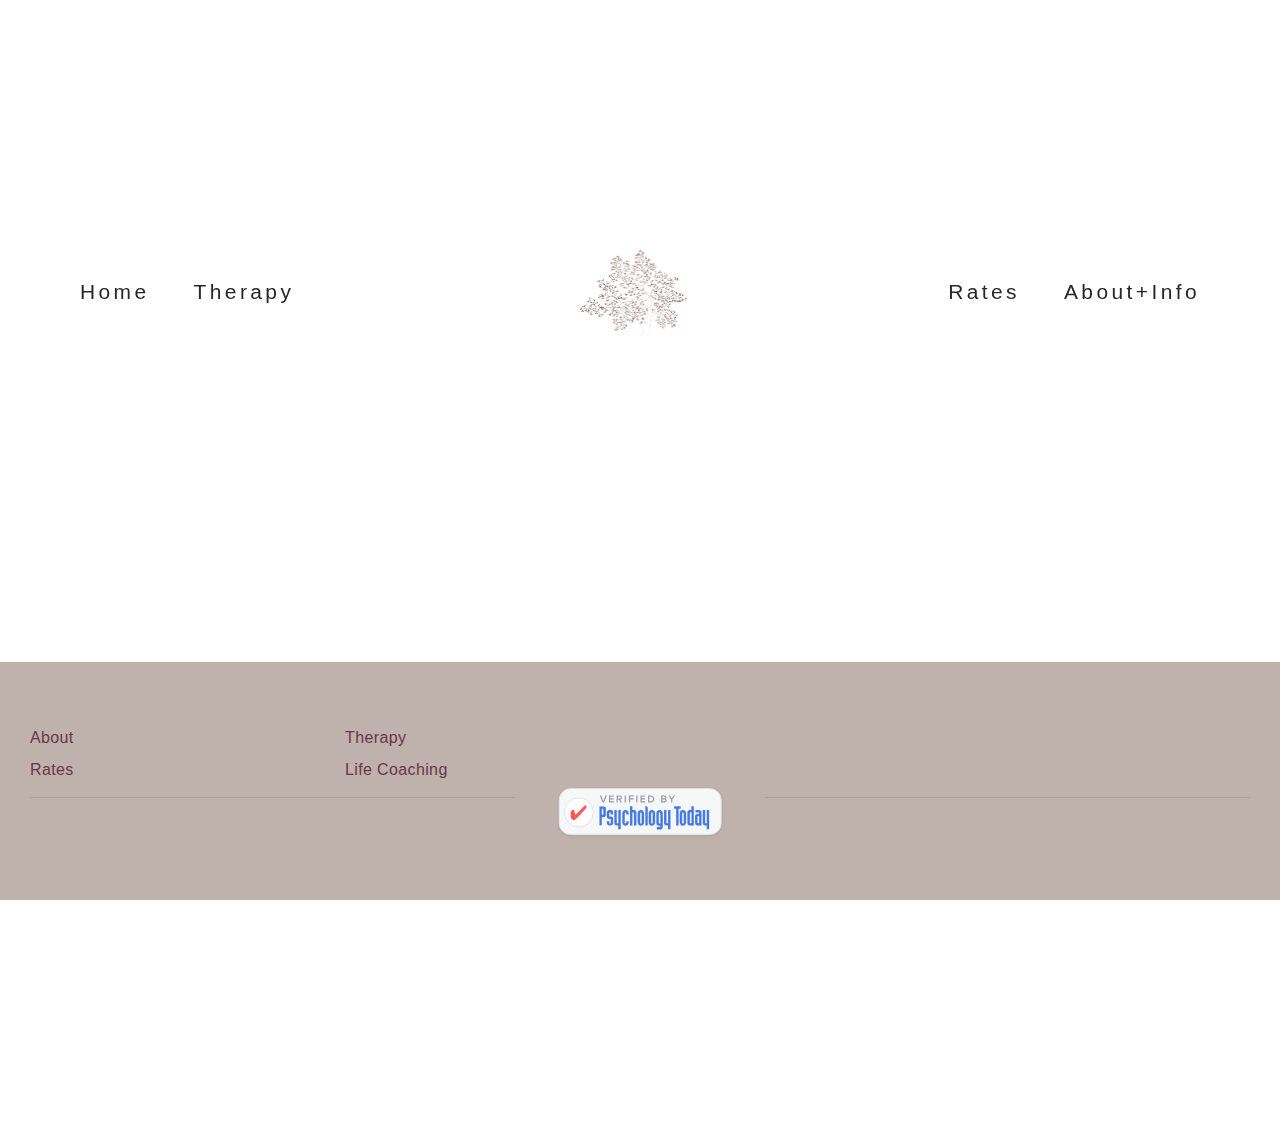
<file: lifecoaching.html>
<!DOCTYPE html>
<html  >
<head>
  
  <meta charset="UTF-8">
  <meta http-equiv="X-UA-Compatible" content="IE=edge">
  
  <meta name="viewport" content="width=device-width, initial-scale=1, minimum-scale=1">
  <link rel="shortcut icon" href="assets/images/logo-removebg-231x179.png" type="image/x-icon">
  <meta name="description" content="">
  
  
  <title>Life Coaching</title>
  <link rel="stylesheet" href="assets/tether/tether.min.css">
  <link rel="stylesheet" href="assets/bootstrap/css/bootstrap.min.css">
  <link rel="stylesheet" href="assets/bootstrap/css/bootstrap-grid.min.css">
  <link rel="stylesheet" href="assets/bootstrap/css/bootstrap-reboot.min.css">
  <link rel="stylesheet" href="assets/dropdown/css/style.css">
  <link rel="stylesheet" href="assets/animatecss/animate.css">
  <link rel="stylesheet" href="assets/socicon/css/styles.css">
  <link rel="stylesheet" href="assets/theme/css/style.css">
  <link rel="preload" as="style" href="assets/mobirise/css/mbr-additional.css"><link rel="stylesheet" href="assets/mobirise/css/mbr-additional.css" type="text/css">
  
  
  
  
</head>
<body>

<!-- Analytics -->
<!-- Global site tag (gtag.js) - Google Analytics -->
<script async src="https://www.googletagmanager.com/gtag/js?id=G-YS38H97Q3W"></script>
<script>
  window.dataLayer = window.dataLayer || [];
  function gtag(){dataLayer.push(arguments);}
  gtag('js', new Date());

  gtag('config', 'G-YS38H97Q3W');
</script>
<!-- /Analytics -->


  
  <section class="menu popup-btn-cards cid-snreoAaF7B" once="menu" id="menu1-p">

    
    

    <nav class="navbar navbar-dropdown navbar-expand-lg">
        <div class="mbr-overlay" style="opacity: 1;"></div>

      <div class="collapse navbar-collapse" id="navbarSupportedContent">
            
        <div class="left-menu">
          <ul class="navbar-nav nav-dropdown" data-app-modern-menu="true"><li class="nav-item text-primary">
                  <a class="nav-link link text-black display-7" href="index.html">
                      Home</a>
              </li>
              <li class="nav-item"><a class="nav-link link text-black display-7" href="therapy.html" aria-expanded="false">
                       Therapy</a></li></ul>
        </div>

        <div class="brand-container">
          <div class="navbar-brand">
              <span class="navbar-logo">
                  <a href="index.html#top">
                      <img src="assets/images/logo-removebg-231x179.png" alt="" style="height: 5.6rem;">
                  </a>
              </span>
              
          </div>
        </div>

        <div class="right-menu">
          <ul class="navbar-nav nav-dropdown" data-app-modern-menu="true"><li class="nav-item text-primary">
                <a class="nav-link link text-black display-7" href="rates.html">Rates</a>
            </li><li class="nav-item"><a class="nav-link link text-black display-7" href="aboutme.html">About+Info</a></li></ul>
        </div>
      </div>

          <button class="navbar-toggler" type="button" data-toggle="collapse" data-target="#navbarSupportedContent" aria-controls="navbarNavAltMarkup" aria-expanded="false" aria-label="Toggle navigation">
            <div class="hamburger">
                <span></span>
                <span></span>
                <span></span>
                <span></span>
            </div>
          </button>
    </nav>

</section>

<section class="footer1 cid-st76pejtdv mbr-reveal" once="footers" id="footer1-v">

    

    

    <div class="container">
        <div class="footer-container">
                <div class="row align-left menu-container">
            
            <div class="col-lg-3 col-6">
                <ul class="mbr-fonts-style mbr-list align-left display-4">   
                  <li>
                    <a class="mbr-fonts-style text-primary" href="aboutme.html">About</a></li><li><strong><a href="rates.html" class="text-primary">Rates</a></strong></li> 
              </ul>
             </div>    
            <div class="col-lg-3 col-6">
                <ul class="mbr-fonts-style mbr-list align-left display-4">
                  <li><a href="therapy.html" class="text-primary">Therapy</a></li><li><a href="lifecoaching.html" class="text-primary">Life Coaching</a></li>
                </ul>
            </div>
            
            
  
        </div>
        
                <div class="row align-center">
                    <div class="col-12 col-md-5 copyright-section align-left">   
                        <hr class="line">
                        <p class="mbr-fonts-style mbr-text mobirise-rights mbr-semibold display-4"> All rights reserved&nbsp;© 2021</p>
                    </div>
                    
                    <div class="col-md-2 offset-md-0 col-6 offset-3 logo-section align-center">
                        
                        
                        <!-- Professional verification provided by Psychology Today 
<a href="https://www.psychologytoday.com/profile/383452" target="_blank" class="sx-verified-seal"></a>
<script type="text/javascript" src="https://member.psychologytoday.com/verified-seal.js" data-badge="13" data-id="383452" data-code="aHR0cHM6Ly93d3cucHN5Y2hvbG9neXRvZGF5LmNvbS9hcGkvdmVyaWZpZWQtc2VhbC9zZWFscy9bQkFER0VdL3Byb2ZpbGUvW1BST0ZJTEVfSURdP2NhbGxiYWNrPXN4Y2FsbGJhY2s="></script> -->
<!-- End Verification -->
                        
                        
                        
                        
                          <a href="https://www.psychologytoday.com/profile/383452" target="_blank">
                            <img src="assets/images/download.svg" alt="Psychology Today Verification" style="width: 100%;">
                          </a>
                    </div>
                    
                    <div class="col-12 col-md-5 social-section align-right"> 
                        
                        <hr class="line">
                        <p class="mbr-fonts-style mbr-text mobirise-rights mbr-semibold display-4">SharonSieglerPsychotherapy.com</p>
                </div>
                    

                 </div>
           </div>
    </div>
</section>


<script src="assets/web/assets/jquery/jquery.min.js"></script>
  <script src="assets/popper/popper.min.js"></script>
  <script src="assets/tether/tether.min.js"></script>
  <script src="assets/bootstrap/js/bootstrap.min.js"></script>
  <script src="assets/smoothscroll/smooth-scroll.js"></script>
  <script src="assets/dropdown/js/nav-dropdown.js"></script>
  <script src="assets/dropdown/js/navbar-dropdown.js"></script>
  <script src="assets/touchswipe/jquery.touch-swipe.min.js"></script>
  <script src="assets/viewportchecker/jquery.viewportchecker.js"></script>
  <script src="assets/theme/js/script.js"></script>
  
  
  
  <input name="animation" type="hidden">
  </body>
</html>
</file>
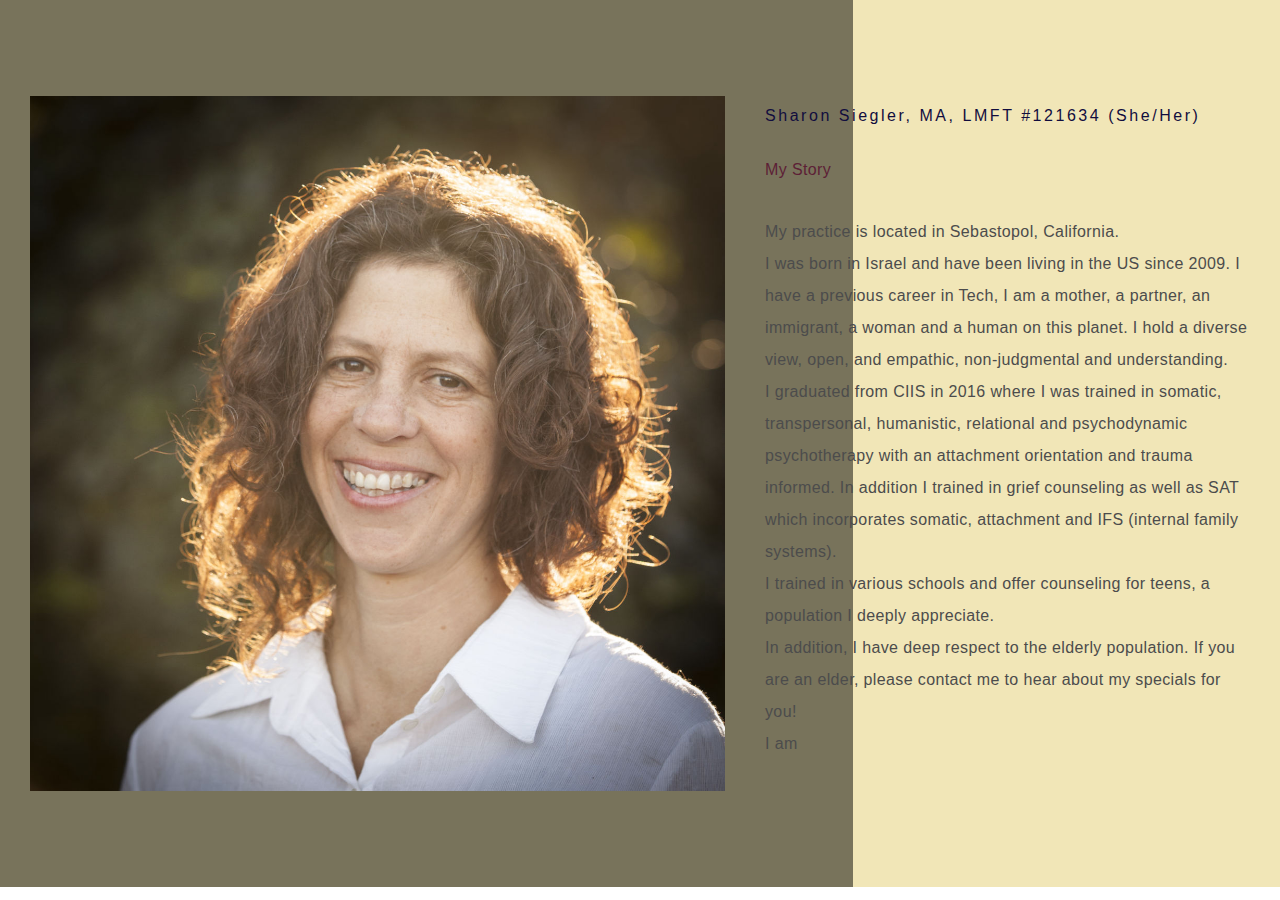
<file: page1.html>
<!DOCTYPE html>
<html  >
<head>
  <!-- Site made with Mobirise Website Builder v5.2.0, https://mobirise.com -->
  <meta charset="UTF-8">
  <meta http-equiv="X-UA-Compatible" content="IE=edge">
  <meta name="generator" content="Mobirise v5.2.0, mobirise.com">
  <meta name="viewport" content="width=device-width, initial-scale=1, minimum-scale=1">
  <link rel="shortcut icon" href="assets/images/unnamed-128x24.png" type="image/x-icon">
  <meta name="description" content="">
  
  
  <title>About Me</title>
  <link rel="stylesheet" href="assets/tether/tether.min.css">
  <link rel="stylesheet" href="assets/bootstrap/css/bootstrap.min.css">
  <link rel="stylesheet" href="assets/bootstrap/css/bootstrap-grid.min.css">
  <link rel="stylesheet" href="assets/bootstrap/css/bootstrap-reboot.min.css">
  <link rel="stylesheet" href="assets/theme/css/style.css">
  <link rel="preload" as="style" href="assets/mobirise/css/mbr-additional.css"><link rel="stylesheet" href="assets/mobirise/css/mbr-additional.css" type="text/css">
  
  
  
  
</head>
<body>
  
  <section class="content2 cid-shveh8aejj" id="content2-k">
    
 <div class="mbr-overlay col-md-8">
    </div>
  <div class="container">  
         <div class="row align-items-center">
             <div class="col-12 col-lg-7">
                <div class="image-wrapper">
                    <img src="assets/images/sharon18-7905-1334x1334.jpg" alt="Mobirise">
                </div>
            </div>
            <div class="col-12 col-lg-5">
                <div class="text-wrapper align-left">
                    <h3 class="mbr-section-subtitle mbr-fonts-style align-left mb-4 display-4">Sharon Siegler, MA, LMFT #121634 (She/Her)</h3>
                    <p class="section-subtext mbr-fonts-style align-left mbr-regular mb-4 display-4">My Story</p>
                    <p class="mbr-text mbr-fonts-style align-left mbr-regular display-4">My practice is located in Sebastopol, California.<br> I was born in Israel and have been living in the US since 2009. I have a previous career in Tech, I am a mother, a partner, an immigrant, a woman and a human on this planet. I hold a diverse view, open, and empathic, non-judgmental and understanding.<br>I graduated from CIIS in 2016 where I was trained in somatic, transpersonal, humanistic, relational and psychodynamic psychotherapy with an attachment orientation and trauma informed. In addition I trained in grief counseling as well as SAT which incorporates somatic, attachment and IFS (internal family systems).<br>I trained in various schools and offer counseling for teens, a population I deeply appreciate. <br>In addition, I have deep respect to the elderly population. If you are an elder, please contact me to hear about my specials for you!<br>I am&nbsp;</p>
                
                </div>
               </div>
            </div>
        </div>
</section>


<script src="assets/web/assets/jquery/jquery.min.js"></script>
  <script src="assets/popper/popper.min.js"></script>
  <script src="assets/tether/tether.min.js"></script>
  <script src="assets/bootstrap/js/bootstrap.min.js"></script>
  <script src="assets/smoothscroll/smooth-scroll.js"></script>
  <script src="assets/theme/js/script.js"></script>
  
  
  
</body>
</html>
</file>
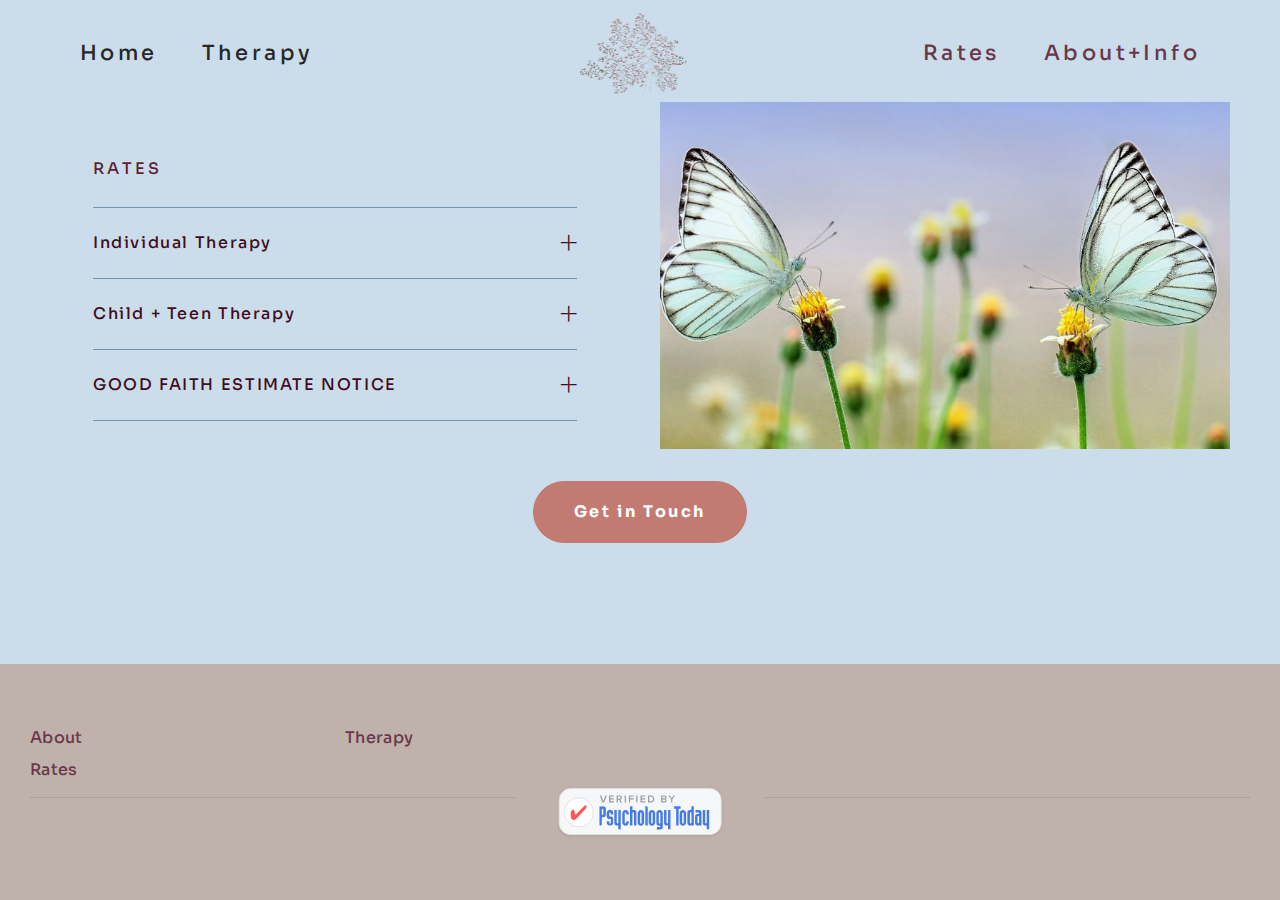
<file: rates.html>
<!DOCTYPE html>
<html  >
<head>
  <!-- Site made with Mobirise Website Builder v5.7.4, https://mobirise.com -->
  <meta charset="UTF-8">
  <meta http-equiv="X-UA-Compatible" content="IE=edge">
  <meta name="generator" content="Mobirise v5.7.4, mobirise.com">
  <meta name="viewport" content="width=device-width, initial-scale=1, minimum-scale=1">
  <link rel="shortcut icon" href="assets/images/logo-removebg-231x179.png" type="image/x-icon">
  <meta name="description" content="">
  
  
  <title>Rates</title>
  <link rel="stylesheet" href="assets/web/assets/mobirise-icons/mobirise-icons.css">
  <link rel="stylesheet" href="assets/tether/tether.min.css">
  <link rel="stylesheet" href="assets/bootstrap/css/bootstrap.min.css">
  <link rel="stylesheet" href="assets/bootstrap/css/bootstrap-grid.min.css">
  <link rel="stylesheet" href="assets/bootstrap/css/bootstrap-reboot.min.css">
  <link rel="stylesheet" href="assets/animatecss/animate.css">
  <link rel="stylesheet" href="assets/dropdown/css/style.css">
  <link rel="stylesheet" href="assets/socicon/css/styles.css">
  <link rel="stylesheet" href="assets/theme/css/style.css">
  <link rel="preload" href="https://fonts.googleapis.com/css?family=Viaoda+Libre:400&display=swap" as="style" onload="this.onload=null;this.rel='stylesheet'">
  <noscript><link rel="stylesheet" href="https://fonts.googleapis.com/css?family=Viaoda+Libre:400&display=swap"></noscript>
  <link rel="preload" href="https://fonts.googleapis.com/css?family=Sora:100,200,300,400,500,600,700,800&display=swap" as="style" onload="this.onload=null;this.rel='stylesheet'">
  <noscript><link rel="stylesheet" href="https://fonts.googleapis.com/css?family=Sora:100,200,300,400,500,600,700,800&display=swap"></noscript>
  <link rel="preload" as="style" href="assets/mobirise/css/mbr-additional.css"><link rel="stylesheet" href="assets/mobirise/css/mbr-additional.css" type="text/css">

  
  
  
</head>
<body>

<!-- Analytics -->
<!-- Global site tag (gtag.js) - Google Analytics -->
<script async src="https://www.googletagmanager.com/gtag/js?id=G-YS38H97Q3W"></script>
<script>
  window.dataLayer = window.dataLayer || [];
  function gtag(){dataLayer.push(arguments);}
  gtag('js', new Date());

  gtag('config', 'G-YS38H97Q3W');
</script>
<!-- /Analytics -->


  
  <section class="menu popup-btn-cards cid-snreoAaF7B" once="menu" id="menu1-r">

    
    

    <nav class="navbar navbar-dropdown navbar-expand-lg">
        <div class="mbr-overlay" style="opacity: 1;"></div>

      <div class="collapse navbar-collapse" id="navbarSupportedContent">
            
        <div class="left-menu">
          <ul class="navbar-nav nav-dropdown" data-app-modern-menu="true"><li class="nav-item text-primary">
                  <a class="nav-link link text-black display-7" href="index.html">
                      Home</a>
              </li>
              <li class="nav-item"><a class="nav-link link text-black display-7" href="therapy.html" aria-expanded="false">
                       Therapy</a></li></ul>
        </div>

        <div class="brand-container">
          <div class="navbar-brand">
              <span class="navbar-logo">
                  <a href="index.html#top">
                      <img src="assets/images/logo-removebg-231x179.png" alt="Mobirise" style="height: 5.6rem;">
                  </a>
              </span>
              
          </div>
        </div>

        <div class="right-menu">
          <ul class="navbar-nav nav-dropdown" data-app-modern-menu="true"><li class="nav-item text-primary">
                <a class="nav-link link text-primary display-7" href="rates.html">Rates</a>
            </li><li class="nav-item"><a class="nav-link link text-primary display-7" href="aboutme.html">About+Info</a></li></ul>
        </div>
      </div>

          <button class="navbar-toggler" type="button" data-toggle="collapse" data-target="#navbarSupportedContent" aria-controls="navbarNavAltMarkup" aria-expanded="false" aria-label="Toggle navigation">
            <div class="hamburger">
                <span></span>
                <span></span>
                <span></span>
                <span></span>
            </div>
          </button>
    </nav>

</section>

<section class="accordions1 cid-ss2muyVXXL" id="accordions1-s">

    
 
    <div class="container">
        <div class="media-container-row vertical-center">
            <div class="col-lg-6 accordion-wrapper">
            <div class="accordion-content accordion-content-wrapper">
                <h4 class="mbr-section-subtitle mbr-fonts-style display-4">RATES</h4>
                <div id="bootstrap-accordion_1" class="panel-group accordionStyles accordion" role="tablist" aria-multiselectable="true">
                        <div class="card">
                            <div class="card-header" role="tab" id="headingOne">
                                <a role="button" class="collapsed panel-title" data-toggle="collapse" data-core="" href="#collapse1_1" aria-expanded="false" aria-controls="collapse1">
                                   <h5 class="mbr-fonts-style header-text mbr-semibold display-4">Individual Therapy</h5>
                                   <span class="sign mbr-iconfont mbri-arrow-down inactive"></span>
                                </a>
                            </div>
                            <div id="collapse1_1" class="panel-collapse noScroll collapse" role="tabpanel" aria-labelledby="headingOne" data-parent="#bootstrap-accordion_1">
                                <div class="panel-body">
                                    <p class="mbr-fonts-style panel-text mbr-regular display-4">
                                       Sessions are 50 minutes via Zoom or in my office in Sebastopol and my fee is 150$ per session. I offer several slots of sliding scale for those in need, feel free to inquire. In addition, if you're an elder, let's talk, I believe in giving back to our elders and would love to work with you.</p>
                                </div>
                            </div>
                        </div>
                
                        <div class="card">
                            <div class="card-header" role="tab" id="headingTwo">
                                <a role="button" class="collapsed panel-title" data-toggle="collapse" data-core="" href="#collapse2_1" aria-expanded="false" aria-controls="collapse2">
                                    <h5 class="mbr-fonts-style header-text mbr-semibold display-4">Child + Teen Therapy</h5>
                                    <span class="sign mbr-iconfont mbri-arrow-down inactive"></span>
                                </a>
                                
                            </div>
                            <div id="collapse2_1" class="panel-collapse noScroll collapse" role="tabpanel" aria-labelledby="headingTwo" data-parent="#bootstrap-accordion_1">
                                <div class="panel-body">
                                <p class="mbr-fonts-style panel-text mbr-regular display-4">
                               Sessions are 50 minutes and take place either at the park or at my office. I also offer zoom sessions for teens. The fee is 150$ per session. I offer sliding scale for families in need.</p>
                                </div>
                            </div>
                        </div>
                
                        <div class="card">
                            <div class="card-header" role="tab" id="headingThree">
                                <a role="button" class="collapsed panel-title" data-toggle="collapse" data-core="" href="#collapse3_1" aria-expanded="false" aria-controls="collapse3">
                                    <h5 class="mbr-fonts-style header-text mbr-semibold display-4">GOOD FAITH ESTIMATE NOTICE</h5>
                                    <span class="sign mbr-iconfont mbri-arrow-down inactive"></span>
                                </a>
                            </div>
                            <div id="collapse3_1" class="panel-collapse noScroll collapse" role="tabpanel" aria-labelledby="headingThree" data-parent="#bootstrap-accordion_1">
                                <div class="panel-body">
                                    <p class="mbr-fonts-style panel-text mbr-regular display-4">Notice to clients and prospective clients:<br><br>Under the law, health care providers need to give clients who don’t have insurance or who are not using insurance an estimate of the expected charges for medical services, including psychotherapy services. <br><br>You have the right to receive a Good Faith Estimate for the total expected cost of any non-emergency healthcare services, including psychotherapy services. <br><br>You can ask your health care provider, and any other provider you choose, for a Good Faith Estimate before you schedule a service, or at any time during treatment. <br><br>If you receive a bill that is at least $400 more than your Good Faith Estimate, you can dispute the bill. Make sure to save a copy or picture of your Good Faith Estimate. <br><br>For questions or more information about your right to a Good Faith Estimate, or how to dispute a bill, see your Estimate, or visit www.cms.gov/nosurprises.&nbsp;</p>
                                </div>
                            </div>
                        </div>
                
                        
                
                        
                
                        
                 </div>
            </div>
            </div>
            <div class="col-lg-6">
                <div class="mbr-figure">
                    <img src="assets/images/butterfly-1127666-1092x728.jpeg" alt="Mobirise">
               </div>
           </div>            
       </div>
            <div class="row justify-content-center">
        <div class="col-md-8 text-container align-center">
                
                <div class="mbr-section-btn"><a class="btn btn-lg btn-warning display-4" href="index.html#formbuilder-a">Get in Touch</a></div>
        </div>
    </div>
    </div> 
</section>

<section class="footer1 cid-st76pejtdv mbr-reveal" once="footers" id="footer1-v">

    

    

    <div class="container">
        <div class="footer-container">
                <div class="row align-left menu-container">
            
            <div class="col-lg-3 col-6">
                <ul class="mbr-fonts-style mbr-list align-left display-4">   
                  <li>
                    <a class="mbr-fonts-style text-primary" href="aboutme.html">About</a></li><li><strong><a href="rates.html" class="text-primary">Rates</a></strong></li> 
              </ul>
             </div>    
            <div class="col-lg-3 col-6">
                <ul class="mbr-fonts-style mbr-list align-left display-4">
                  <li><a href="therapy.html" class="text-primary">Therapy</a></li><li><br></li>
                </ul>
            </div>
            
            
  
        </div>
        
                <div class="row align-center">
                    <div class="col-12 col-md-5 copyright-section align-left">   
                        <hr class="line">
                        <p class="mbr-fonts-style mbr-text mobirise-rights mbr-semibold display-4"> All rights reserved&nbsp;© 2021</p>
                    </div>
                    
                    <div class="col-md-2 offset-md-0 col-6 offset-3 logo-section align-center">
                        
                        
                        <!-- Professional verification provided by Psychology Today 
<a href="https://www.psychologytoday.com/profile/383452" target="_blank" class="sx-verified-seal"></a>
[JS_CODE_0] -->
<!-- End Verification -->
                        
                        
                        
                        
                          <a href="https://www.psychologytoday.com/profile/383452" target="_blank">
                            <img src="assets/images/download.svg" alt="Psychology Today Verification" style="width: 100%;">
                          </a>
                    </div>
                    
                    <div class="col-12 col-md-5 social-section align-right"> 
                        
                        <hr class="line">
                        <p class="mbr-fonts-style mbr-text mobirise-rights mbr-semibold display-4">SharonSieglerPsychotherapy.com</p>
                </div>
                    

                 </div>
           </div>
    </div>
</section>


<script src="assets/web/assets/jquery/jquery.min.js"></script>
  <script src="assets/popper/popper.min.js"></script>
  <script src="assets/tether/tether.min.js"></script>
  <script src="assets/bootstrap/js/bootstrap.min.js"></script>
  <script src="assets/smoothscroll/smooth-scroll.js"></script>
  <script src="assets/viewportchecker/jquery.viewportchecker.js"></script>
  <script src="assets/dropdown/js/nav-dropdown.js"></script>
  <script src="assets/dropdown/js/navbar-dropdown.js"></script>
  <script src="assets/touchswipe/jquery.touch-swipe.min.js"></script>
  <script src="assets/mbr-switch-arrow/mbr-switch-arrow.js"></script>
  <script src="assets/theme/js/script.js"></script>
  
  
  
  <input name="animation" type="hidden">
  </body>
</html>
</file>
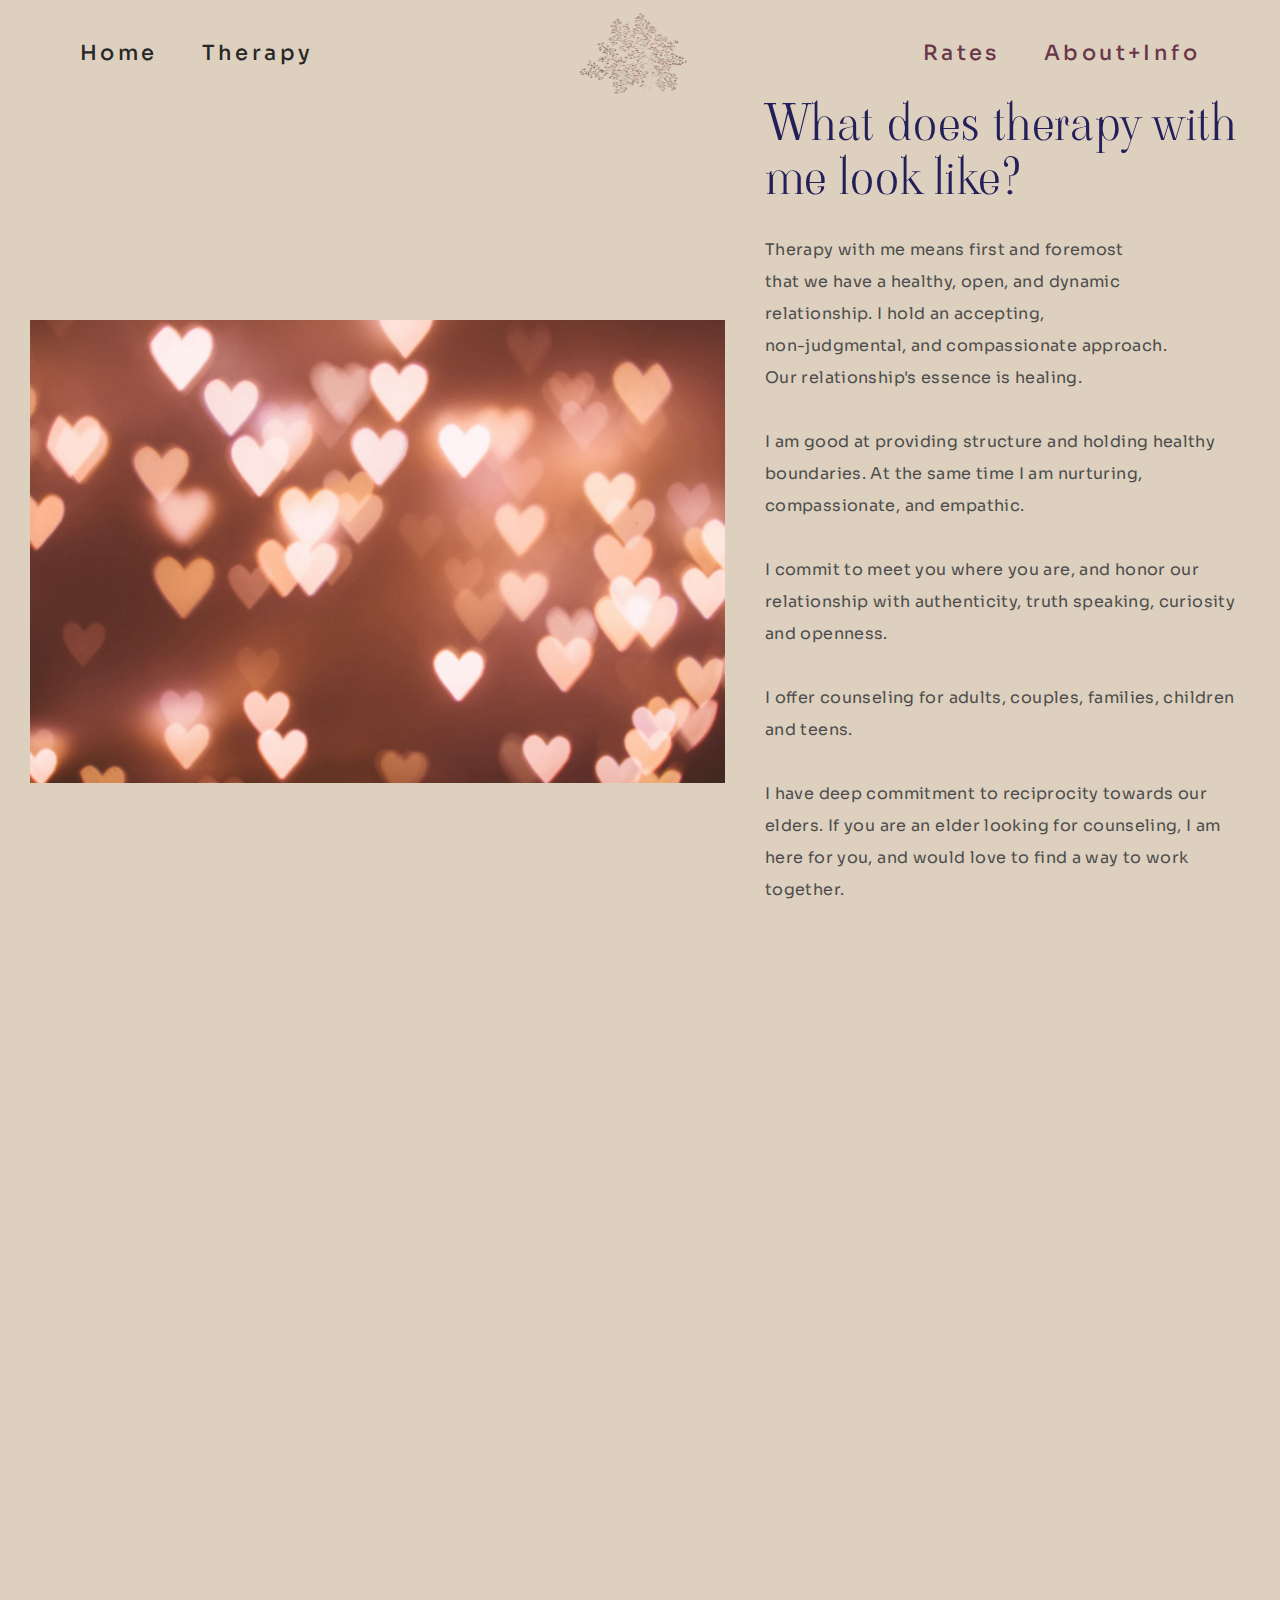
<file: therapy.html>
<!DOCTYPE html>
<html  >
<head>
  <!-- Site made with Mobirise Website Builder v5.7.4, https://mobirise.com -->
  <meta charset="UTF-8">
  <meta http-equiv="X-UA-Compatible" content="IE=edge">
  <meta name="generator" content="Mobirise v5.7.4, mobirise.com">
  <meta name="viewport" content="width=device-width, initial-scale=1, minimum-scale=1">
  <link rel="shortcut icon" href="assets/images/logo-removebg-231x179.png" type="image/x-icon">
  <meta name="description" content="">
  
  
  <title>Therapy</title>
  <link rel="stylesheet" href="assets/tether/tether.min.css">
  <link rel="stylesheet" href="assets/bootstrap/css/bootstrap.min.css">
  <link rel="stylesheet" href="assets/bootstrap/css/bootstrap-grid.min.css">
  <link rel="stylesheet" href="assets/bootstrap/css/bootstrap-reboot.min.css">
  <link rel="stylesheet" href="assets/animatecss/animate.css">
  <link rel="stylesheet" href="assets/dropdown/css/style.css">
  <link rel="stylesheet" href="assets/socicon/css/styles.css">
  <link rel="stylesheet" href="assets/theme/css/style.css">
  <link rel="preload" href="https://fonts.googleapis.com/css?family=Viaoda+Libre:400&display=swap" as="style" onload="this.onload=null;this.rel='stylesheet'">
  <noscript><link rel="stylesheet" href="https://fonts.googleapis.com/css?family=Viaoda+Libre:400&display=swap"></noscript>
  <link rel="preload" href="https://fonts.googleapis.com/css?family=Sora:100,200,300,400,500,600,700,800&display=swap" as="style" onload="this.onload=null;this.rel='stylesheet'">
  <noscript><link rel="stylesheet" href="https://fonts.googleapis.com/css?family=Sora:100,200,300,400,500,600,700,800&display=swap"></noscript>
  <link rel="preload" as="style" href="assets/mobirise/css/mbr-additional.css"><link rel="stylesheet" href="assets/mobirise/css/mbr-additional.css" type="text/css">

  
  
  
</head>
<body>

<!-- Analytics -->
<!-- Global site tag (gtag.js) - Google Analytics -->
<script async src="https://www.googletagmanager.com/gtag/js?id=G-YS38H97Q3W"></script>
<script>
  window.dataLayer = window.dataLayer || [];
  function gtag(){dataLayer.push(arguments);}
  gtag('js', new Date());

  gtag('config', 'G-YS38H97Q3W');
</script>
<!-- /Analytics -->


  
  <section class="menu popup-btn-cards cid-snreoAaF7B" once="menu" id="menu1-p">

    
    

    <nav class="navbar navbar-dropdown navbar-expand-lg">
        <div class="mbr-overlay" style="opacity: 1;"></div>

      <div class="collapse navbar-collapse" id="navbarSupportedContent">
            
        <div class="left-menu">
          <ul class="navbar-nav nav-dropdown" data-app-modern-menu="true"><li class="nav-item text-primary">
                  <a class="nav-link link text-black display-7" href="index.html">
                      Home</a>
              </li>
              <li class="nav-item"><a class="nav-link link text-black display-7" href="therapy.html" aria-expanded="false">
                       Therapy</a></li></ul>
        </div>

        <div class="brand-container">
          <div class="navbar-brand">
              <span class="navbar-logo">
                  <a href="index.html#top">
                      <img src="assets/images/logo-removebg-231x179.png" alt="Mobirise" style="height: 5.6rem;">
                  </a>
              </span>
              
          </div>
        </div>

        <div class="right-menu">
          <ul class="navbar-nav nav-dropdown" data-app-modern-menu="true"><li class="nav-item text-primary">
                <a class="nav-link link text-primary display-7" href="rates.html">Rates</a>
            </li><li class="nav-item"><a class="nav-link link text-primary display-7" href="aboutme.html">About+Info</a></li></ul>
        </div>
      </div>

          <button class="navbar-toggler" type="button" data-toggle="collapse" data-target="#navbarSupportedContent" aria-controls="navbarNavAltMarkup" aria-expanded="false" aria-label="Toggle navigation">
            <div class="hamburger">
                <span></span>
                <span></span>
                <span></span>
                <span></span>
            </div>
          </button>
    </nav>

</section>

<section class="content2 cid-sjq2fHqxId" id="content2-l">
    
 
  <div class="container">  
         <div class="row align-items-center">
             <div class="col-12 col-lg-7">
                <div class="image-wrapper">
                    <img src="assets/images/freestocks-y9mwkerhycu-unsplash-1334x890.jpeg" alt="Mobirise">
                </div>
            </div>
            <div class="col-12 col-lg-5">
                <div class="text-wrapper align-left">
                    
                    <p class="section-subtext mbr-fonts-style align-left mbr-regular mb-4 display-2">What does therapy with me look like?</p>
                    <p class="mbr-text mbr-fonts-style align-left mbr-regular display-4">Therapy with me means first and foremost<br> that we have a healthy, open, and dynamic<br> relationship. I hold an accepting, <br>non-judgmental, and compassionate approach. <br>Our relationship's essence is healing.<br><br>I am good at providing structure and holding healthy boundaries. At the same time I am nurturing, compassionate, and empathic.<br><br>I commit to meet you where you are, and honor our relationship with authenticity, truth speaking, curiosity and openness.<br><br>I offer counseling for adults, couples, families, children and teens.<br><br>I have deep commitment to reciprocity towards our  elders. If you are an elder looking for counseling, I am here for you, and would love to find a way to work together.<br></p>
                <div class="mbr-section-btn align-left"><a class="btn btn-primary display-4" href="index.html#formbuilder-a">Schedule a 20 minutes free consult</a></div>
                </div>
               </div>
            </div>
        </div>
</section>

<section class="content2 cid-snr6Dtlos3" id="content2-n">
    
 
  <div class="container">  
         <div class="row align-items-center">
             <div class="col-12 col-lg-7">
                <div class="image-wrapper">
                    <img src="assets/images/tree-736885-1334x830.jpg" alt="Mobirise">
                </div>
            </div>
            <div class="col-12 col-lg-5">
                <div class="text-wrapper align-left">
                    
                    <p class="section-subtext mbr-fonts-style align-left mbr-regular mb-4 display-2">Approach and Background</p>
                    <p class="mbr-text mbr-fonts-style align-left mbr-regular display-4">My approach is relational, humanistic and transpersonal.&nbsp;<br>Relational means that I believe that our relationship is a foundation to healing your relationships with others.<br>Humanistic means that together we will journey into allowing your true self to unravel and that in that process I will be curious, genuine, empathetic and non-judgemental.<br>Transpersonal means that I believe that our mind, body and spirit are engaged in our sessions. Yet, we could have different beliefs and they will all be welcome in the room.<br>Our sessions will be a combination of talking, feeling, working with and through your body, and more. Depending on where you are and what you need.&nbsp;</p>
                <div class="mbr-section-btn align-left"><a class="btn btn-primary display-4" href="index.html#formbuilder-a">Schedule a 20 minutes free consult</a></div>
                </div>
               </div>
            </div>
        </div>
</section>

<section class="header3 cid-so5ACWlQEX" id="header3-q">
    
 
  <div class="container">  
         <div class="row align-items-center">
            <div class="col-12 col-lg-6">
                <div class="image-wrapper">
                    <img src="assets/images/logo-removebg-1132x875.png" alt="Mobirise">
                </div>
            </div>
            <div class="col-12 col-lg-6">
                <div class="text-wrapper align-left">
                   <h3 class="mbr-section-subtitle mbr-fonts-style align-left mb-4 display-4">A Prayer&nbsp;<div>by</div><div>Clarissa Pinkola Estés&nbsp;</div></h3>
                    <p class="section-subtext mbr-fonts-style align-left mb-4 display-5">Refuse to fall down<br>If you cannot refuse to fall down,<br>refuse to stay down.<br>If you cannot refuse to stay down,<br>lift your heart toward heaven,<br>and like a hungry beggar,<br>ask that it be filled.<br>You may be pushed down.<br>You may be kept from rising.<br>But no one can keep you from lifting your heart<br>toward heaven<br>only you.<br>It is in the middle of misery<br>that so much becomes clear.<br>The one who says nothing good<br>came of this,<br>is not yet listening.</p>
                    
                
                    </div>
                </div>
            </div>
        </div>
</section>

<section class="footer1 cid-st76pejtdv mbr-reveal" once="footers" id="footer1-v">

    

    

    <div class="container">
        <div class="footer-container">
                <div class="row align-left menu-container">
            
            <div class="col-lg-3 col-6">
                <ul class="mbr-fonts-style mbr-list align-left display-4">   
                  <li>
                    <a class="mbr-fonts-style text-primary" href="aboutme.html"><strong>About</strong></a></li><li><a href="rates.html" class="text-primary"><strong>Rates</strong></a></li> 
              </ul>
             </div>    
            <div class="col-lg-3 col-6">
                <ul class="mbr-fonts-style mbr-list align-left display-4">
                  <li><a href="therapy.html" class="text-primary"><strong>Therapy</strong></a></li><li><a href="aboutme.html" class="text-primary"><strong>About+Info</strong></a></li>
                </ul>
            </div>
            
            
  
        </div>
        
                <div class="row align-center">
                    <div class="col-12 col-md-5 copyright-section align-left">   
                        <hr class="line">
                        <p class="mbr-fonts-style mbr-text mobirise-rights mbr-semibold display-4"> All rights reserved&nbsp;© 2021</p>
                    </div>
                    
                    <div class="col-md-2 offset-md-0 col-6 offset-3 logo-section align-center">
                        
                        
                        <!-- Professional verification provided by Psychology Today 
<a href="https://www.psychologytoday.com/profile/383452" target="_blank" class="sx-verified-seal"></a>
[JS_CODE_0] -->
<!-- End Verification -->
                        
                        
                        
                        
                          <a href="https://www.psychologytoday.com/profile/383452" target="_blank">
                            <img src="assets/images/download.svg" alt="Psychology Today Verification" style="width: 100%;">
                          </a>
                    </div>
                    
                    <div class="col-12 col-md-5 social-section align-right"> 
                        
                        <hr class="line">
                        <p class="mbr-fonts-style mbr-text mobirise-rights mbr-semibold display-4">SharonSieglerPsychotherapy.com</p>
                </div>
                    

                 </div>
           </div>
    </div>
</section>


<script src="assets/web/assets/jquery/jquery.min.js"></script>
  <script src="assets/popper/popper.min.js"></script>
  <script src="assets/tether/tether.min.js"></script>
  <script src="assets/bootstrap/js/bootstrap.min.js"></script>
  <script src="assets/smoothscroll/smooth-scroll.js"></script>
  <script src="assets/viewportchecker/jquery.viewportchecker.js"></script>
  <script src="assets/dropdown/js/nav-dropdown.js"></script>
  <script src="assets/dropdown/js/navbar-dropdown.js"></script>
  <script src="assets/touchswipe/jquery.touch-swipe.min.js"></script>
  <script src="assets/theme/js/script.js"></script>
  
  
  
  <input name="animation" type="hidden">
  </body>
</html>
</file>
<file: assets/web/assets/mobirise-icons2/mobirise2.css>
@font-face {
  font-family: 'Moririse2';
  font-display: swap;
  src:  url('mobirise2.eot?f2bix4');
  src:  url('mobirise2.eot?f2bix4#iefix') format('embedded-opentype'),
    url('mobirise2.ttf?f2bix4') format('truetype'),
    url('mobirise2.woff?f2bix4') format('woff'),
    url('mobirise2.svg?f2bix4#mobirise2') format('svg');
  font-weight: normal;
  font-style: normal;
}

[class^="mobi-"], [class*=" mobi-"] {
  /* use !important to prevent issues with browser extensions that change fonts */
  font-family: 'Moririse2' !important;
  speak: none;
  font-style: normal;
  font-weight: normal;
  font-variant: normal;
  text-transform: none;
  line-height: 1;

  /* Better Font Rendering =========== */
  -webkit-font-smoothing: antialiased;
  -moz-osx-font-smoothing: grayscale;
}

.mobi-mbri-add-submenu:before {
  content: "\e900";
}
.mobi-mbri-alert:before {
  content: "\e901";
}
.mobi-mbri-align-center:before {
  content: "\e902";
}
.mobi-mbri-align-justify:before {
  content: "\e903";
}
.mobi-mbri-align-left:before {
  content: "\e904";
}
.mobi-mbri-align-right:before {
  content: "\e905";
}
.mobi-mbri-android:before {
  content: "\e906";
}
.mobi-mbri-apple:before {
  content: "\e907";
}
.mobi-mbri-arrow-down:before {
  content: "\e908";
}
.mobi-mbri-arrow-next:before {
  content: "\e909";
}
.mobi-mbri-arrow-prev:before {
  content: "\e90a";
}
.mobi-mbri-arrow-up:before {
  content: "\e90b";
}
.mobi-mbri-bold:before {
  content: "\e90c";
}
.mobi-mbri-bookmark:before {
  content: "\e90d";
}
.mobi-mbri-bootstrap:before {
  content: "\e90e";
}
.mobi-mbri-briefcase:before {
  content: "\e90f";
}
.mobi-mbri-browse:before {
  content: "\e910";
}
.mobi-mbri-bulleted-list:before {
  content: "\e911";
}
.mobi-mbri-calendar:before {
  content: "\e912";
}
.mobi-mbri-camera:before {
  content: "\e913";
}
.mobi-mbri-cart-add:before {
  content: "\e914";
}
.mobi-mbri-cart-full:before {
  content: "\e915";
}
.mobi-mbri-cash:before {
  content: "\e916";
}
.mobi-mbri-change-style:before {
  content: "\e917";
}
.mobi-mbri-chat:before {
  content: "\e918";
}
.mobi-mbri-clock:before {
  content: "\e919";
}
.mobi-mbri-close:before {
  content: "\e91a";
}
.mobi-mbri-cloud:before {
  content: "\e91b";
}
.mobi-mbri-code:before {
  content: "\e91c";
}
.mobi-mbri-contact-form:before {
  content: "\e91d";
}
.mobi-mbri-credit-card:before {
  content: "\e91e";
}
.mobi-mbri-cursor-click:before {
  content: "\e91f";
}
.mobi-mbri-cust-feedback:before {
  content: "\e920";
}
.mobi-mbri-database:before {
  content: "\e921";
}
.mobi-mbri-delivery:before {
  content: "\e922";
}
.mobi-mbri-desktop:before {
  content: "\e923";
}
.mobi-mbri-devices:before {
  content: "\e924";
}
.mobi-mbri-down:before {
  content: "\e925";
}
.mobi-mbri-download-2:before {
  content: "\e926";
}
.mobi-mbri-download:before {
  content: "\e927";
}
.mobi-mbri-drag-n-drop-2:before {
  content: "\e928";
}
.mobi-mbri-drag-n-drop:before {
  content: "\e929";
}
.mobi-mbri-edit-2:before {
  content: "\e92a";
}
.mobi-mbri-edit:before {
  content: "\e92b";
}
.mobi-mbri-error:before {
  content: "\e92c";
}
.mobi-mbri-extension:before {
  content: "\e92d";
}
.mobi-mbri-features:before {
  content: "\e92e";
}
.mobi-mbri-file:before {
  content: "\e92f";
}
.mobi-mbri-flag:before {
  content: "\e930";
}
.mobi-mbri-folder:before {
  content: "\e931";
}
.mobi-mbri-gift:before {
  content: "\e932";
}
.mobi-mbri-github:before {
  content: "\e933";
}
.mobi-mbri-globe-2:before {
  content: "\e934";
}
.mobi-mbri-globe:before {
  content: "\e935";
}
.mobi-mbri-growing-chart:before {
  content: "\e936";
}
.mobi-mbri-hearth:before {
  content: "\e937";
}
.mobi-mbri-help:before {
  content: "\e938";
}
.mobi-mbri-home:before {
  content: "\e939";
}
.mobi-mbri-hot-cup:before {
  content: "\e93a";
}
.mobi-mbri-idea:before {
  content: "\e93b";
}
.mobi-mbri-image-gallery:before {
  content: "\e93c";
}
.mobi-mbri-image-slider:before {
  content: "\e93d";
}
.mobi-mbri-info:before {
  content: "\e93e";
}
.mobi-mbri-italic:before {
  content: "\e93f";
}
.mobi-mbri-key:before {
  content: "\e940";
}
.mobi-mbri-laptop:before {
  content: "\e941";
}
.mobi-mbri-layers:before {
  content: "\e942";
}
.mobi-mbri-left-right:before {
  content: "\e943";
}
.mobi-mbri-left:before {
  content: "\e944";
}
.mobi-mbri-letter:before {
  content: "\e945";
}
.mobi-mbri-like:before {
  content: "\e946";
}
.mobi-mbri-link:before {
  content: "\e947";
}
.mobi-mbri-lock:before {
  content: "\e948";
}
.mobi-mbri-login:before {
  content: "\e949";
}
.mobi-mbri-logout:before {
  content: "\e94a";
}
.mobi-mbri-magic-stick:before {
  content: "\e94b";
}
.mobi-mbri-map-pin:before {
  content: "\e94c";
}
.mobi-mbri-menu:before {
  content: "\e94d";
}
.mobi-mbri-mobile-2:before {
  content: "\e94e";
}
.mobi-mbri-mobile-horizontal:before {
  content: "\e94f";
}
.mobi-mbri-mobile:before {
  content: "\e950";
}
.mobi-mbri-mobirise:before {
  content: "\e951";
}
.mobi-mbri-more-horizontal:before {
  content: "\e952";
}
.mobi-mbri-more-vertical:before {
  content: "\e953";
}
.mobi-mbri-music:before {
  content: "\e954";
}
.mobi-mbri-new-file:before {
  content: "\e955";
}
.mobi-mbri-numbered-list:before {
  content: "\e956";
}
.mobi-mbri-opened-folder:before {
  content: "\e957";
}
.mobi-mbri-pages:before {
  content: "\e958";
}
.mobi-mbri-paper-plane:before {
  content: "\e959";
}
.mobi-mbri-paperclip:before {
  content: "\e95a";
}
.mobi-mbri-phone:before {
  content: "\e95b";
}
.mobi-mbri-photo:before {
  content: "\e95c";
}
.mobi-mbri-photos:before {
  content: "\e95d";
}
.mobi-mbri-pin:before {
  content: "\e95e";
}
.mobi-mbri-play:before {
  content: "\e95f";
}
.mobi-mbri-plus:before {
  content: "\e960";
}
.mobi-mbri-preview:before {
  content: "\e961";
}
.mobi-mbri-print:before {
  content: "\e962";
}
.mobi-mbri-protect:before {
  content: "\e963";
}
.mobi-mbri-question:before {
  content: "\e964";
}
.mobi-mbri-quote-left:before {
  content: "\e965";
}
.mobi-mbri-quote-right:before {
  content: "\e966";
}
.mobi-mbri-redo:before {
  content: "\e967";
}
.mobi-mbri-refresh:before {
  content: "\e968";
}
.mobi-mbri-responsive-2:before {
  content: "\e969";
}
.mobi-mbri-responsive:before {
  content: "\e96a";
}
.mobi-mbri-right:before {
  content: "\e96b";
}
.mobi-mbri-rocket:before {
  content: "\e96c";
}
.mobi-mbri-sad-face:before {
  content: "\e96d";
}
.mobi-mbri-sale:before {
  content: "\e96e";
}
.mobi-mbri-save:before {
  content: "\e96f";
}
.mobi-mbri-search:before {
  content: "\e970";
}
.mobi-mbri-setting-2:before {
  content: "\e971";
}
.mobi-mbri-setting-3:before {
  content: "\e972";
}
.mobi-mbri-setting:before {
  content: "\e973";
}
.mobi-mbri-share:before {
  content: "\e974";
}
.mobi-mbri-shopping-bag:before {
  content: "\e975";
}
.mobi-mbri-shopping-basket:before {
  content: "\e976";
}
.mobi-mbri-shopping-cart:before {
  content: "\e977";
}
.mobi-mbri-sites:before {
  content: "\e978";
}
.mobi-mbri-smile-face:before {
  content: "\e979";
}
.mobi-mbri-speed:before {
  content: "\e97a";
}
.mobi-mbri-star:before {
  content: "\e97b";
}
.mobi-mbri-success:before {
  content: "\e97c";
}
.mobi-mbri-sun:before {
  content: "\e97d";
}
.mobi-mbri-sun2:before {
  content: "\e97e";
}
.mobi-mbri-tablet-vertical:before {
  content: "\e97f";
}
.mobi-mbri-tablet:before {
  content: "\e980";
}
.mobi-mbri-target:before {
  content: "\e981";
}
.mobi-mbri-timer:before {
  content: "\e982";
}
.mobi-mbri-to-ftp:before {
  content: "\e983";
}
.mobi-mbri-to-local-drive:before {
  content: "\e984";
}
.mobi-mbri-touch-swipe:before {
  content: "\e985";
}
.mobi-mbri-touch:before {
  content: "\e986";
}
.mobi-mbri-trash:before {
  content: "\e987";
}
.mobi-mbri-underline:before {
  content: "\e988";
}
.mobi-mbri-undo:before {
  content: "\e989";
}
.mobi-mbri-unlink:before {
  content: "\e98a";
}
.mobi-mbri-unlock:before {
  content: "\e98b";
}
.mobi-mbri-up-down:before {
  content: "\e98c";
}
.mobi-mbri-up:before {
  content: "\e98d";
}
.mobi-mbri-update:before {
  content: "\e98e";
}
.mobi-mbri-upload-2:before {
  content: "\e98f";
}
.mobi-mbri-upload:before {
  content: "\e990";
}
.mobi-mbri-user-2:before {
  content: "\e991";
}
.mobi-mbri-user:before {
  content: "\e992";
}
.mobi-mbri-users:before {
  content: "\e993";
}
.mobi-mbri-video-play:before {
  content: "\e994";
}
.mobi-mbri-video:before {
  content: "\e995";
}
.mobi-mbri-watch:before {
  content: "\e996";
}
.mobi-mbri-website-theme-2:before {
  content: "\e997";
}
.mobi-mbri-website-theme:before {
  content: "\e998";
}
.mobi-mbri-wifi:before {
  content: "\e999";
}
.mobi-mbri-windows:before {
  content: "\e99a";
}
.mobi-mbri-zoom-in:before {
  content: "\e99b";
}
.mobi-mbri-zoom-out:before {
  content: "\e99c";
}
</file>
<file: assets/web/assets/mobirise-icons/mobirise-icons.css>
@font-face {
  font-family: 'MobiriseIcons';
  src:  url('mobirise-icons.eot?spat4u');
  src:  url('mobirise-icons.eot?spat4u#iefix') format('embedded-opentype'),
    url('mobirise-icons.ttf?spat4u') format('truetype'),
    url('mobirise-icons.woff?spat4u') format('woff'),
    url('mobirise-icons.svg?spat4u#MobiriseIcons') format('svg');
  font-weight: normal;
  font-style: normal;
  font-display: swap;
}

[class^="mbri-"], [class*=" mbri-"] {
  /* use !important to prevent issues with browser extensions that change fonts */
  font-family: MobiriseIcons !important;
  speak: none;
  font-style: normal;
  font-weight: normal;
  font-variant: normal;
  text-transform: none;
  line-height: 1;

  /* Better Font Rendering =========== */
  -webkit-font-smoothing: antialiased;
  -moz-osx-font-smoothing: grayscale;
}

.mbri-add-submenu:before {
  content: "\e900";
}
.mbri-alert:before {
  content: "\e901";
}
.mbri-align-center:before {
  content: "\e902";
}
.mbri-align-justify:before {
  content: "\e903";
}
.mbri-align-left:before {
  content: "\e904";
}
.mbri-align-right:before {
  content: "\e905";
}
.mbri-android:before {
  content: "\e906";
}
.mbri-apple:before {
  content: "\e907";
}
.mbri-arrow-down:before {
  content: "\e908";
}
.mbri-arrow-next:before {
  content: "\e909";
}
.mbri-arrow-prev:before {
  content: "\e90a";
}
.mbri-arrow-up:before {
  content: "\e90b";
}
.mbri-bold:before {
  content: "\e90c";
}
.mbri-bookmark:before {
  content: "\e90d";
}
.mbri-bootstrap:before {
  content: "\e90e";
}
.mbri-briefcase:before {
  content: "\e90f";
}
.mbri-browse:before {
  content: "\e910";
}
.mbri-bulleted-list:before {
  content: "\e911";
}
.mbri-calendar:before {
  content: "\e912";
}
.mbri-camera:before {
  content: "\e913";
}
.mbri-cart-add:before {
  content: "\e914";
}
.mbri-cart-full:before {
  content: "\e915";
}
.mbri-cash:before {
  content: "\e916";
}
.mbri-change-style:before {
  content: "\e917";
}
.mbri-chat:before {
  content: "\e918";
}
.mbri-clock:before {
  content: "\e919";
}
.mbri-close:before {
  content: "\e91a";
}
.mbri-cloud:before {
  content: "\e91b";
}
.mbri-code:before {
  content: "\e91c";
}
.mbri-contact-form:before {
  content: "\e91d";
}
.mbri-credit-card:before {
  content: "\e91e";
}
.mbri-cursor-click:before {
  content: "\e91f";
}
.mbri-cust-feedback:before {
  content: "\e920";
}
.mbri-database:before {
  content: "\e921";
}
.mbri-delivery:before {
  content: "\e922";
}
.mbri-desktop:before {
  content: "\e923";
}
.mbri-devices:before {
  content: "\e924";
}
.mbri-down:before {
  content: "\e925";
}
.mbri-download:before {
  content: "\e989";
}
.mbri-drag-n-drop:before {
  content: "\e927";
}
.mbri-drag-n-drop2:before {
  content: "\e928";
}
.mbri-edit:before {
  content: "\e929";
}
.mbri-edit2:before {
  content: "\e92a";
}
.mbri-error:before {
  content: "\e92b";
}
.mbri-extension:before {
  content: "\e92c";
}
.mbri-features:before {
  content: "\e92d";
}
.mbri-file:before {
  content: "\e92e";
}
.mbri-flag:before {
  content: "\e92f";
}
.mbri-folder:before {
  content: "\e930";
}
.mbri-gift:before {
  content: "\e931";
}
.mbri-github:before {
  content: "\e932";
}
.mbri-globe:before {
  content: "\e933";
}
.mbri-globe-2:before {
  content: "\e934";
}
.mbri-growing-chart:before {
  content: "\e935";
}
.mbri-hearth:before {
  content: "\e936";
}
.mbri-help:before {
  content: "\e937";
}
.mbri-home:before {
  content: "\e938";
}
.mbri-hot-cup:before {
  content: "\e939";
}
.mbri-idea:before {
  content: "\e93a";
}
.mbri-image-gallery:before {
  content: "\e93b";
}
.mbri-image-slider:before {
  content: "\e93c";
}
.mbri-info:before {
  content: "\e93d";
}
.mbri-italic:before {
  content: "\e93e";
}
.mbri-key:before {
  content: "\e93f";
}
.mbri-laptop:before {
  content: "\e940";
}
.mbri-layers:before {
  content: "\e941";
}
.mbri-left-right:before {
  content: "\e942";
}
.mbri-left:before {
  content: "\e943";
}
.mbri-letter:before {
  content: "\e944";
}
.mbri-like:before {
  content: "\e945";
}
.mbri-link:before {
  content: "\e946";
}
.mbri-lock:before {
  content: "\e947";
}
.mbri-login:before {
  content: "\e948";
}
.mbri-logout:before {
  content: "\e949";
}
.mbri-magic-stick:before {
  content: "\e94a";
}
.mbri-map-pin:before {
  content: "\e94b";
}
.mbri-menu:before {
  content: "\e94c";
}
.mbri-mobile:before {
  content: "\e94d";
}
.mbri-mobile2:before {
  content: "\e94e";
}
.mbri-mobirise:before {
  content: "\e94f";
}
.mbri-more-horizontal:before {
  content: "\e950";
}
.mbri-more-vertical:before {
  content: "\e951";
}
.mbri-music:before {
  content: "\e952";
}
.mbri-new-file:before {
  content: "\e953";
}
.mbri-numbered-list:before {
  content: "\e954";
}
.mbri-opened-folder:before {
  content: "\e955";
}
.mbri-pages:before {
  content: "\e956";
}
.mbri-paper-plane:before {
  content: "\e957";
}
.mbri-paperclip:before {
  content: "\e958";
}
.mbri-photo:before {
  content: "\e959";
}
.mbri-photos:before {
  content: "\e95a";
}
.mbri-pin:before {
  content: "\e95b";
}
.mbri-play:before {
  content: "\e95c";
}
.mbri-plus:before {
  content: "\e95d";
}
.mbri-preview:before {
  content: "\e95e";
}
.mbri-print:before {
  content: "\e95f";
}
.mbri-protect:before {
  content: "\e960";
}
.mbri-question:before {
  content: "\e961";
}
.mbri-quote-left:before {
  content: "\e962";
}
.mbri-quote-right:before {
  content: "\e963";
}
.mbri-refresh:before {
  content: "\e964";
}
.mbri-responsive:before {
  content: "\e965";
}
.mbri-right:before {
  content: "\e966";
}
.mbri-rocket:before {
  content: "\e967";
}
.mbri-sad-face:before {
  content: "\e968";
}
.mbri-sale:before {
  content: "\e969";
}
.mbri-save:before {
  content: "\e96a";
}
.mbri-search:before {
  content: "\e96b";
}
.mbri-setting:before {
  content: "\e96c";
}
.mbri-setting2:before {
  content: "\e96d";
}
.mbri-setting3:before {
  content: "\e96e";
}
.mbri-share:before {
  content: "\e96f";
}
.mbri-shopping-bag:before {
  content: "\e970";
}
.mbri-shopping-basket:before {
  content: "\e971";
}
.mbri-shopping-cart:before {
  content: "\e972";
}
.mbri-sites:before {
  content: "\e973";
}
.mbri-smile-face:before {
  content: "\e974";
}
.mbri-speed:before {
  content: "\e975";
}
.mbri-star:before {
  content: "\e976";
}
.mbri-success:before {
  content: "\e977";
}
.mbri-sun:before {
  content: "\e978";
}
.mbri-sun2:before {
  content: "\e979";
}
.mbri-tablet:before {
  content: "\e97a";
}
.mbri-tablet-vertical:before {
  content: "\e97b";
}
.mbri-target:before {
  content: "\e97c";
}
.mbri-timer:before {
  content: "\e97d";
}
.mbri-to-ftp:before {
  content: "\e97e";
}
.mbri-to-local-drive:before {
  content: "\e97f";
}
.mbri-touch-swipe:before {
  content: "\e980";
}
.mbri-touch:before {
  content: "\e981";
}
.mbri-trash:before {
  content: "\e982";
}
.mbri-underline:before {
  content: "\e983";
}
.mbri-unlink:before {
  content: "\e984";
}
.mbri-unlock:before {
  content: "\e985";
}
.mbri-up-down:before {
  content: "\e986";
}
.mbri-up:before {
  content: "\e987";
}
.mbri-update:before {
  content: "\e988";
}
.mbri-upload:before {
 content: "\e926"; 
}
.mbri-user:before {
  content: "\e98a";
}
.mbri-user2:before {
  content: "\e98b";
}
.mbri-users:before {
  content: "\e98c";
}
.mbri-video:before {
  content: "\e98d";
}
.mbri-video-play:before {
  content: "\e98e";
}
.mbri-watch:before {
  content: "\e98f";
}
.mbri-website-theme:before {
  content: "\e990";
}
.mbri-wifi:before {
  content: "\e991";
}
.mbri-windows:before {
  content: "\e992";
}
.mbri-zoom-out:before {
  content: "\e993";
}
.mbri-redo:before {
  content: "\e994";
}
.mbri-undo:before {
  content: "\e995";
}
</file>
<file: assets/dropdown/css/style.css>
.navbar-dropdown {
  left: 0;
  padding: 0;
  position: absolute;
  right: 0;
  top: 0;
  transition: all 0.45s ease;
  z-index: 1030;
  background: #282828; }
  .navbar-dropdown .navbar-logo {
    margin-right: 0.8rem;
    transition: margin 0.3s ease-in-out;
    vertical-align: middle; }
    .navbar-dropdown .navbar-logo img {
      height: 3.125rem;
      transition: all 0.3s ease-in-out; }
    .navbar-dropdown .navbar-logo.mbr-iconfont {
      font-size: 3.125rem;
      line-height: 3.125rem; }
  .navbar-dropdown .navbar-caption {
    font-weight: 700;
    white-space: normal;
    vertical-align: -4px;
    line-height: 3.125rem !important; }
    .navbar-dropdown .navbar-caption, .navbar-dropdown .navbar-caption:hover {
      color: inherit;
      text-decoration: none; }
  .navbar-dropdown .mbr-iconfont + .navbar-caption {
    vertical-align: -1px; }
  .navbar-dropdown.navbar-fixed-top {
    position: fixed; }
  .navbar-dropdown .navbar-brand span {
    vertical-align: -4px; }
  .navbar-dropdown.bg-color.transparent {
    background: none; }
  .navbar-dropdown.navbar-short .navbar-brand {
    padding: 0.625rem 0; }
    .navbar-dropdown.navbar-short .navbar-brand span {
      vertical-align: -1px; }
  .navbar-dropdown.navbar-short .navbar-caption {
    line-height: 2.375rem !important;
    vertical-align: -2px; }
  .navbar-dropdown.navbar-short .navbar-logo {
    margin-right: 0.5rem; }
    .navbar-dropdown.navbar-short .navbar-logo img {
      height: 2.375rem; }
    .navbar-dropdown.navbar-short .navbar-logo.mbr-iconfont {
      font-size: 2.375rem;
      line-height: 2.375rem; }
  .navbar-dropdown.navbar-short .mbr-table-cell {
    height: 3.625rem; }
  .navbar-dropdown .navbar-close {
    left: 0.6875rem;
    position: fixed;
    top: 0.75rem;
    z-index: 1000; }
  .navbar-dropdown .hamburger-icon {
    content: "";
    display: inline-block;
    vertical-align: middle;
    width: 16px;
    -webkit-box-shadow: 0 -6px 0 1px #282828,0 0 0 1px #282828,0 6px 0 1px #282828;
    -moz-box-shadow: 0 -6px 0 1px #282828,0 0 0 1px #282828,0 6px 0 1px #282828;
    box-shadow: 0 -6px 0 1px #282828,0 0 0 1px #282828,0 6px 0 1px #282828; }

.dropdown-menu .dropdown-toggle[data-toggle="dropdown-submenu"]::after {
  border-bottom: 0.35em solid transparent;
  border-left: 0.35em solid;
  border-right: 0;
  border-top: 0.35em solid transparent;
  margin-left: 0.3rem; }

.dropdown-menu .dropdown-item:focus {
  outline: 0; }

.nav-dropdown {
  font-size: 0.75rem;
  font-weight: 500;
  height: auto !important; }
  .nav-dropdown .nav-btn {
    padding-left: 1rem; }
  .nav-dropdown .link {
    margin: .667em 1.667em;
    font-weight: 500;
    padding: 0;
    transition: color .2s ease-in-out; }
    .nav-dropdown .link.dropdown-toggle {
      margin-right: 2.583em; }
      .nav-dropdown .link.dropdown-toggle::after {
        margin-left: .25rem;
        border-top: 0.35em solid;
        border-right: 0.35em solid transparent;
        border-left: 0.35em solid transparent;
        border-bottom: 0; }
      .nav-dropdown .link.dropdown-toggle[aria-expanded="true"] {
        margin: 0;
        padding: 0.667em 3.263em  0.667em 1.667em; }
  .nav-dropdown .link::after,
  .nav-dropdown .dropdown-item::after {
    color: inherit; }
  .nav-dropdown .btn {
    font-size: 0.75rem;
    font-weight: 700;
    letter-spacing: 0;
    margin-bottom: 0;
    padding-left: 1.25rem;
    padding-right: 1.25rem; }
  .nav-dropdown .dropdown-menu {
    border-radius: 0;
    border: 0;
    left: 0;
    margin: 0;
    padding-bottom: 1.25rem;
    padding-top: 1.25rem;
    position: relative; }
  .nav-dropdown .dropdown-submenu {
    margin-left: 0.125rem;
    top: 0; }
  .nav-dropdown .dropdown-item {
    font-weight: 500;
    line-height: 2;
    padding: 0.3846em 4.615em 0.3846em 1.5385em;
    position: relative;
    transition: color .2s ease-in-out, background-color .2s ease-in-out; }
    .nav-dropdown .dropdown-item::after {
      margin-top: -0.3077em;
      position: absolute;
      right: 1.1538em;
      top: 50%; }
    .nav-dropdown .dropdown-item:focus, .nav-dropdown .dropdown-item:hover {
      background: none; }

@media (max-width: 767px) {
  .nav-dropdown.navbar-toggleable-sm {
    bottom: 0;
    display: none;
    left: 0;
    overflow-x: hidden;
    position: fixed;
    top: 0;
    transform: translateX(-100%);
    -ms-transform: translateX(-100%);
    -webkit-transform: translateX(-100%);
    width: 18.75rem;
    z-index: 999; } }
.nav-dropdown.navbar-toggleable-xl {
  bottom: 0;
  display: none;
  left: 0;
  overflow-x: hidden;
  position: fixed;
  top: 0;
  transform: translateX(-100%);
  -ms-transform: translateX(-100%);
  -webkit-transform: translateX(-100%);
  width: 18.75rem;
  z-index: 999; }

.nav-dropdown-sm {
  display: block !important;
  overflow-x: hidden;
  overflow: auto;
  padding-top: 3.875rem; }
  .nav-dropdown-sm::after {
    content: "";
    display: block;
    height: 3rem;
    width: 100%; }
  .nav-dropdown-sm.collapse.in ~ .navbar-close {
    display: block !important; }
  .nav-dropdown-sm.collapsing, .nav-dropdown-sm.collapse.in {
    transform: translateX(0);
    -ms-transform: translateX(0);
    -webkit-transform: translateX(0);
    transition: all 0.25s ease-out;
    -webkit-transition: all 0.25s ease-out;
    background: #282828; }
  .nav-dropdown-sm.collapsing[aria-expanded="false"] {
    transform: translateX(-100%);
    -ms-transform: translateX(-100%);
    -webkit-transform: translateX(-100%); }
  .nav-dropdown-sm .nav-item {
    display: block;
    margin-left: 0 !important;
    padding-left: 0; }
  .nav-dropdown-sm .link,
  .nav-dropdown-sm .dropdown-item {
    border-top: 1px dotted rgba(255, 255, 255, 0.1);
    font-size: 0.8125rem;
    line-height: 1.6;
    margin: 0 !important;
    padding: 0.875rem 2.4rem 0.875rem 1.5625rem !important;
    position: relative;
    white-space: normal; }
    .nav-dropdown-sm .link:focus, .nav-dropdown-sm .link:hover,
    .nav-dropdown-sm .dropdown-item:focus,
    .nav-dropdown-sm .dropdown-item:hover {
      background: rgba(0, 0, 0, 0.2) !important;
      color: #c0a375; }
  .nav-dropdown-sm .nav-btn {
    position: relative;
    padding: 1.5625rem 1.5625rem 0 1.5625rem; }
    .nav-dropdown-sm .nav-btn::before {
      border-top: 1px dotted rgba(255, 255, 255, 0.1);
      content: "";
      left: 0;
      position: absolute;
      top: 0;
      width: 100%; }
    .nav-dropdown-sm .nav-btn + .nav-btn {
      padding-top: 0.625rem; }
      .nav-dropdown-sm .nav-btn + .nav-btn::before {
        display: none; }
  .nav-dropdown-sm .btn {
    padding: 0.625rem 0; }
  .nav-dropdown-sm .dropdown-toggle[data-toggle="dropdown-submenu"]::after {
    margin-left: .25rem;
    border-top: 0.35em solid;
    border-right: 0.35em solid transparent;
    border-left: 0.35em solid transparent;
    border-bottom: 0; }
  .nav-dropdown-sm .dropdown-toggle[data-toggle="dropdown-submenu"][aria-expanded="true"]::after {
    border-top: 0;
    border-right: 0.35em solid transparent;
    border-left: 0.35em solid transparent;
    border-bottom: 0.35em solid; }
  .nav-dropdown-sm .dropdown-menu {
    margin: 0;
    padding: 0;
    position: relative;
    top: 0;
    left: 0;
    width: 100%;
    border: 0;
    float: none;
    border-radius: 0;
    background: none; }
  .nav-dropdown-sm .dropdown-submenu {
    left: 100%;
    margin-left: 0.125rem;
    margin-top: -1.25rem;
    top: 0; }

.navbar-toggleable-sm .nav-dropdown .dropdown-menu {
  position: absolute; }

.navbar-toggleable-sm .nav-dropdown .dropdown-submenu {
  left: 100%;
  margin-left: 0.125rem;
  margin-top: -1.25rem;
  top: 0; }

.navbar-toggleable-sm.opened .nav-dropdown .dropdown-menu {
  position: relative; }

.navbar-toggleable-sm.opened .nav-dropdown .dropdown-submenu {
  left: 0;
  margin-left: 00rem;
  margin-top: 0rem;
  top: 0; }

.is-builder .nav-dropdown.collapsing {
  transition: none !important; }

/*# sourceMappingURL=style.css.map */
</file>
<file: assets/socicon/css/styles.css>
@charset "UTF-8";

@font-face {
  font-family: 'Socicon';
  src:  url('../fonts/socicon.eot');
  src:  url('../fonts/socicon.eot?#iefix') format('embedded-opentype'),
    url('../fonts/socicon.woff2') format('woff2'),
    url('../fonts/socicon.ttf') format('truetype'),
    url('../fonts/socicon.woff') format('woff'),
    url('../fonts/socicon.svg#socicon') format('svg');
  font-weight: normal;
  font-style: normal;
}

[data-icon]:before {
  font-family: "socicon" !important;
  content: attr(data-icon);
  font-style: normal !important;
  font-weight: normal !important;
  font-variant: normal !important;
  text-transform: none !important;
  speak: none;
  line-height: 1;
  -webkit-font-smoothing: antialiased;
  -moz-osx-font-smoothing: grayscale;
}

[class^="socicon-"], [class*=" socicon-"] {
  /* use !important to prevent issues with browser extensions that change fonts */
  font-family: 'Socicon' !important;
  speak: none;
  font-style: normal;
  font-weight: normal;
  font-variant: normal;
  text-transform: none;
  line-height: 1;

  /* Better Font Rendering =========== */
  -webkit-font-smoothing: antialiased;
  -moz-osx-font-smoothing: grayscale;
}

.socicon-eitaa:before {
  content: "\e97c";
}
.socicon-soroush:before {
  content: "\e97d";
}
.socicon-bale:before {
  content: "\e97e";
}
.socicon-zazzle:before {
  content: "\e97b";
}
.socicon-society6:before {
  content: "\e97a";
}
.socicon-redbubble:before {
  content: "\e979";
}
.socicon-avvo:before {
  content: "\e978";
}
.socicon-stitcher:before {
  content: "\e977";
}
.socicon-googlehangouts:before {
  content: "\e974";
}
.socicon-dlive:before {
  content: "\e975";
}
.socicon-vsco:before {
  content: "\e976";
}
.socicon-flipboard:before {
  content: "\e973";
}
.socicon-ubuntu:before {
  content: "\e958";
}
.socicon-artstation:before {
  content: "\e959";
}
.socicon-invision:before {
  content: "\e95a";
}
.socicon-torial:before {
  content: "\e95b";
}
.socicon-collectorz:before {
  content: "\e95c";
}
.socicon-seenthis:before {
  content: "\e95d";
}
.socicon-googleplaymusic:before {
  content: "\e95e";
}
.socicon-debian:before {
  content: "\e95f";
}
.socicon-filmfreeway:before {
  content: "\e960";
}
.socicon-gnome:before {
  content: "\e961";
}
.socicon-itchio:before {
  content: "\e962";
}
.socicon-jamendo:before {
  content: "\e963";
}
.socicon-mix:before {
  content: "\e964";
}
.socicon-sharepoint:before {
  content: "\e965";
}
.socicon-tinder:before {
  content: "\e966";
}
.socicon-windguru:before {
  content: "\e967";
}
.socicon-cdbaby:before {
  content: "\e968";
}
.socicon-elementaryos:before {
  content: "\e969";
}
.socicon-stage32:before {
  content: "\e96a";
}
.socicon-tiktok:before {
  content: "\e96b";
}
.socicon-gitter:before {
  content: "\e96c";
}
.socicon-letterboxd:before {
  content: "\e96d";
}
.socicon-threema:before {
  content: "\e96e";
}
.socicon-splice:before {
  content: "\e96f";
}
.socicon-metapop:before {
  content: "\e970";
}
.socicon-naver:before {
  content: "\e971";
}
.socicon-remote:before {
  content: "\e972";
}
.socicon-internet:before {
  content: "\e957";
}
.socicon-moddb:before {
  content: "\e94b";
}
.socicon-indiedb:before {
  content: "\e94c";
}
.socicon-traxsource:before {
  content: "\e94d";
}
.socicon-gamefor:before {
  content: "\e94e";
}
.socicon-pixiv:before {
  content: "\e94f";
}
.socicon-myanimelist:before {
  content: "\e950";
}
.socicon-blackberry:before {
  content: "\e951";
}
.socicon-wickr:before {
  content: "\e952";
}
.socicon-spip:before {
  content: "\e953";
}
.socicon-napster:before {
  content: "\e954";
}
.socicon-beatport:before {
  content: "\e955";
}
.socicon-hackerone:before {
  content: "\e956";
}
.socicon-hackernews:before {
  content: "\e946";
}
.socicon-smashwords:before {
  content: "\e947";
}
.socicon-kobo:before {
  content: "\e948";
}
.socicon-bookbub:before {
  content: "\e949";
}
.socicon-mailru:before {
  content: "\e94a";
}
.socicon-gitlab:before {
  content: "\e945";
}
.socicon-instructables:before {
  content: "\e944";
}
.socicon-portfolio:before {
  content: "\e943";
}
.socicon-codered:before {
  content: "\e940";
}
.socicon-origin:before {
  content: "\e941";
}
.socicon-nextdoor:before {
  content: "\e942";
}
.socicon-udemy:before {
  content: "\e93f";
}
.socicon-livemaster:before {
  content: "\e93e";
}
.socicon-crunchbase:before {
  content: "\e93b";
}
.socicon-homefy:before {
  content: "\e93c";
}
.socicon-calendly:before {
  content: "\e93d";
}
.socicon-realtor:before {
  content: "\e90f";
}
.socicon-tidal:before {
  content: "\e910";
}
.socicon-qobuz:before {
  content: "\e911";
}
.socicon-natgeo:before {
  content: "\e912";
}
.socicon-mastodon:before {
  content: "\e913";
}
.socicon-unsplash:before {
  content: "\e914";
}
.socicon-homeadvisor:before {
  content: "\e915";
}
.socicon-angieslist:before {
  content: "\e916";
}
.socicon-codepen:before {
  content: "\e917";
}
.socicon-slack:before {
  content: "\e918";
}
.socicon-openaigym:before {
  content: "\e919";
}
.socicon-logmein:before {
  content: "\e91a";
}
.socicon-fiverr:before {
  content: "\e91b";
}
.socicon-gotomeeting:before {
  content: "\e91c";
}
.socicon-aliexpress:before {
  content: "\e91d";
}
.socicon-guru:before {
  content: "\e91e";
}
.socicon-appstore:before {
  content: "\e91f";
}
.socicon-homes:before {
  content: "\e920";
}
.socicon-zoom:before {
  content: "\e921";
}
.socicon-alibaba:before {
  content: "\e922";
}
.socicon-craigslist:before {
  content: "\e923";
}
.socicon-wix:before {
  content: "\e924";
}
.socicon-redfin:before {
  content: "\e925";
}
.socicon-googlecalendar:before {
  content: "\e926";
}
.socicon-shopify:before {
  content: "\e927";
}
.socicon-freelancer:before {
  content: "\e928";
}
.socicon-seedrs:before {
  content: "\e929";
}
.socicon-bing:before {
  content: "\e92a";
}
.socicon-doodle:before {
  content: "\e92b";
}
.socicon-bonanza:before {
  content: "\e92c";
}
.socicon-squarespace:before {
  content: "\e92d";
}
.socicon-toptal:before {
  content: "\e92e";
}
.socicon-gust:before {
  content: "\e92f";
}
.socicon-ask:before {
  content: "\e930";
}
.socicon-trulia:before {
  content: "\e931";
}
.socicon-loomly:before {
  content: "\e932";
}
.socicon-ghost:before {
  content: "\e933";
}
.socicon-upwork:before {
  content: "\e934";
}
.socicon-fundable:before {
  content: "\e935";
}
.socicon-booking:before {
  content: "\e936";
}
.socicon-googlemaps:before {
  content: "\e937";
}
.socicon-zillow:before {
  content: "\e938";
}
.socicon-niconico:before {
  content: "\e939";
}
.socicon-toneden:before {
  content: "\e93a";
}
.socicon-augment:before {
  content: "\e908";
}
.socicon-bitbucket:before {
  content: "\e909";
}
.socicon-fyuse:before {
  content: "\e90a";
}
.socicon-yt-gaming:before {
  content: "\e90b";
}
.socicon-sketchfab:before {
  content: "\e90c";
}
.socicon-mobcrush:before {
  content: "\e90d";
}
.socicon-microsoft:before {
  content: "\e90e";
}
.socicon-pandora:before {
  content: "\e907";
}
.socicon-messenger:before {
  content: "\e906";
}
.socicon-gamewisp:before {
  content: "\e905";
}
.socicon-bloglovin:before {
  content: "\e904";
}
.socicon-tunein:before {
  content: "\e903";
}
.socicon-gamejolt:before {
  content: "\e901";
}
.socicon-trello:before {
  content: "\e902";
}
.socicon-spreadshirt:before {
  content: "\e900";
}
.socicon-500px:before {
  content: "\e000";
}
.socicon-8tracks:before {
  content: "\e001";
}
.socicon-airbnb:before {
  content: "\e002";
}
.socicon-alliance:before {
  content: "\e003";
}
.socicon-amazon:before {
  content: "\e004";
}
.socicon-amplement:before {
  content: "\e005";
}
.socicon-android:before {
  content: "\e006";
}
.socicon-angellist:before {
  content: "\e007";
}
.socicon-apple:before {
  content: "\e008";
}
.socicon-appnet:before {
  content: "\e009";
}
.socicon-baidu:before {
  content: "\e00a";
}
.socicon-bandcamp:before {
  content: "\e00b";
}
.socicon-battlenet:before {
  content: "\e00c";
}
.socicon-mixer:before {
  content: "\e00d";
}
.socicon-bebee:before {
  content: "\e00e";
}
.socicon-bebo:before {
  content: "\e00f";
}
.socicon-behance:before {
  content: "\e010";
}
.socicon-blizzard:before {
  content: "\e011";
}
.socicon-blogger:before {
  content: "\e012";
}
.socicon-buffer:before {
  content: "\e013";
}
.socicon-chrome:before {
  content: "\e014";
}
.socicon-coderwall:before {
  content: "\e015";
}
.socicon-curse:before {
  content: "\e016";
}
.socicon-dailymotion:before {
  content: "\e017";
}
.socicon-deezer:before {
  content: "\e018";
}
.socicon-delicious:before {
  content: "\e019";
}
.socicon-deviantart:before {
  content: "\e01a";
}
.socicon-diablo:before {
  content: "\e01b";
}
.socicon-digg:before {
  content: "\e01c";
}
.socicon-discord:before {
  content: "\e01d";
}
.socicon-disqus:before {
  content: "\e01e";
}
.socicon-douban:before {
  content: "\e01f";
}
.socicon-draugiem:before {
  content: "\e020";
}
.socicon-dribbble:before {
  content: "\e021";
}
.socicon-drupal:before {
  content: "\e022";
}
.socicon-ebay:before {
  content: "\e023";
}
.socicon-ello:before {
  content: "\e024";
}
.socicon-endomodo:before {
  content: "\e025";
}
.socicon-envato:before {
  content: "\e026";
}
.socicon-etsy:before {
  content: "\e027";
}
.socicon-facebook:before {
  content: "\e028";
}
.socicon-feedburner:before {
  content: "\e029";
}
.socicon-filmweb:before {
  content: "\e02a";
}
.socicon-firefox:before {
  content: "\e02b";
}
.socicon-flattr:before {
  content: "\e02c";
}
.socicon-flickr:before {
  content: "\e02d";
}
.socicon-formulr:before {
  content: "\e02e";
}
.socicon-forrst:before {
  content: "\e02f";
}
.socicon-foursquare:before {
  content: "\e030";
}
.socicon-friendfeed:before {
  content: "\e031";
}
.socicon-github:before {
  content: "\e032";
}
.socicon-goodreads:before {
  content: "\e033";
}
.socicon-google:before {
  content: "\e034";
}
.socicon-googlescholar:before {
  content: "\e035";
}
.socicon-googlegroups:before {
  content: "\e036";
}
.socicon-googlephotos:before {
  content: "\e037";
}
.socicon-googleplus:before {
  content: "\e038";
}
.socicon-grooveshark:before {
  content: "\e039";
}
.socicon-hackerrank:before {
  content: "\e03a";
}
.socicon-hearthstone:before {
  content: "\e03b";
}
.socicon-hellocoton:before {
  content: "\e03c";
}
.socicon-heroes:before {
  content: "\e03d";
}
.socicon-smashcast:before {
  content: "\e03e";
}
.socicon-horde:before {
  content: "\e03f";
}
.socicon-houzz:before {
  content: "\e040";
}
.socicon-icq:before {
  content: "\e041";
}
.socicon-identica:before {
  content: "\e042";
}
.socicon-imdb:before {
  content: "\e043";
}
.socicon-instagram:before {
  content: "\e044";
}
.socicon-issuu:before {
  content: "\e045";
}
.socicon-istock:before {
  content: "\e046";
}
.socicon-itunes:before {
  content: "\e047";
}
.socicon-keybase:before {
  content: "\e048";
}
.socicon-lanyrd:before {
  content: "\e049";
}
.socicon-lastfm:before {
  content: "\e04a";
}
.socicon-line:before {
  content: "\e04b";
}
.socicon-linkedin:before {
  content: "\e04c";
}
.socicon-livejournal:before {
  content: "\e04d";
}
.socicon-lyft:before {
  content: "\e04e";
}
.socicon-macos:before {
  content: "\e04f";
}
.socicon-mail:before {
  content: "\e050";
}
.socicon-medium:before {
  content: "\e051";
}
.socicon-meetup:before {
  content: "\e052";
}
.socicon-mixcloud:before {
  content: "\e053";
}
.socicon-modelmayhem:before {
  content: "\e054";
}
.socicon-mumble:before {
  content: "\e055";
}
.socicon-myspace:before {
  content: "\e056";
}
.socicon-newsvine:before {
  content: "\e057";
}
.socicon-nintendo:before {
  content: "\e058";
}
.socicon-npm:before {
  content: "\e059";
}
.socicon-odnoklassniki:before {
  content: "\e05a";
}
.socicon-openid:before {
  content: "\e05b";
}
.socicon-opera:before {
  content: "\e05c";
}
.socicon-outlook:before {
  content: "\e05d";
}
.socicon-overwatch:before {
  content: "\e05e";
}
.socicon-patreon:before {
  content: "\e05f";
}
.socicon-paypal:before {
  content: "\e060";
}
.socicon-periscope:before {
  content: "\e061";
}
.socicon-persona:before {
  content: "\e062";
}
.socicon-pinterest:before {
  content: "\e063";
}
.socicon-play:before {
  content: "\e064";
}
.socicon-player:before {
  content: "\e065";
}
.socicon-playstation:before {
  content: "\e066";
}
.socicon-pocket:before {
  content: "\e067";
}
.socicon-qq:before {
  content: "\e068";
}
.socicon-quora:before {
  content: "\e069";
}
.socicon-raidcall:before {
  content: "\e06a";
}
.socicon-ravelry:before {
  content: "\e06b";
}
.socicon-reddit:before {
  content: "\e06c";
}
.socicon-renren:before {
  content: "\e06d";
}
.socicon-researchgate:before {
  content: "\e06e";
}
.socicon-residentadvisor:before {
  content: "\e06f";
}
.socicon-reverbnation:before {
  content: "\e070";
}
.socicon-rss:before {
  content: "\e071";
}
.socicon-sharethis:before {
  content: "\e072";
}
.socicon-skype:before {
  content: "\e073";
}
.socicon-slideshare:before {
  content: "\e074";
}
.socicon-smugmug:before {
  content: "\e075";
}
.socicon-snapchat:before {
  content: "\e076";
}
.socicon-songkick:before {
  content: "\e077";
}
.socicon-soundcloud:before {
  content: "\e078";
}
.socicon-spotify:before {
  content: "\e079";
}
.socicon-stackexchange:before {
  content: "\e07a";
}
.socicon-stackoverflow:before {
  content: "\e07b";
}
.socicon-starcraft:before {
  content: "\e07c";
}
.socicon-stayfriends:before {
  content: "\e07d";
}
.socicon-steam:before {
  content: "\e07e";
}
.socicon-storehouse:before {
  content: "\e07f";
}
.socicon-strava:before {
  content: "\e080";
}
.socicon-streamjar:before {
  content: "\e081";
}
.socicon-stumbleupon:before {
  content: "\e082";
}
.socicon-swarm:before {
  content: "\e083";
}
.socicon-teamspeak:before {
  content: "\e084";
}
.socicon-teamviewer:before {
  content: "\e085";
}
.socicon-technorati:before {
  content: "\e086";
}
.socicon-telegram:before {
  content: "\e087";
}
.socicon-tripadvisor:before {
  content: "\e088";
}
.socicon-tripit:before {
  content: "\e089";
}
.socicon-triplej:before {
  content: "\e08a";
}
.socicon-tumblr:before {
  content: "\e08b";
}
.socicon-twitch:before {
  content: "\e08c";
}
.socicon-twitter:before {
  content: "\e08d";
}
.socicon-uber:before {
  content: "\e08e";
}
.socicon-ventrilo:before {
  content: "\e08f";
}
.socicon-viadeo:before {
  content: "\e090";
}
.socicon-viber:before {
  content: "\e091";
}
.socicon-viewbug:before {
  content: "\e092";
}
.socicon-vimeo:before {
  content: "\e093";
}
.socicon-vine:before {
  content: "\e094";
}
.socicon-vkontakte:before {
  content: "\e095";
}
.socicon-warcraft:before {
  content: "\e096";
}
.socicon-wechat:before {
  content: "\e097";
}
.socicon-weibo:before {
  content: "\e098";
}
.socicon-whatsapp:before {
  content: "\e099";
}
.socicon-wikipedia:before {
  content: "\e09a";
}
.socicon-windows:before {
  content: "\e09b";
}
.socicon-wordpress:before {
  content: "\e09c";
}
.socicon-wykop:before {
  content: "\e09d";
}
.socicon-xbox:before {
  content: "\e09e";
}
.socicon-xing:before {
  content: "\e09f";
}
.socicon-yahoo:before {
  content: "\e0a0";
}
.socicon-yammer:before {
  content: "\e0a1";
}
.socicon-yandex:before {
  content: "\e0a2";
}
.socicon-yelp:before {
  content: "\e0a3";
}
.socicon-younow:before {
  content: "\e0a4";
}
.socicon-youtube:before {
  content: "\e0a5";
}
.socicon-zapier:before {
  content: "\e0a6";
}
.socicon-zerply:before {
  content: "\e0a7";
}
.socicon-zomato:before {
  content: "\e0a8";
}
.socicon-zynga:before {
  content: "\e0a9";
}
</file>
<file: assets/theme/css/style.css>
section {
  background-color: #ffffff; }

body {
  font-style: normal;
  line-height: 1.5;
  font-weight: 400;
  color: #232323;
  position: relative; }

section,
.container,
.container-fluid {
  position: relative;
  word-wrap: break-word; }

a.mbr-iconfont:hover {
  text-decoration: none; }

.article .lead p,
.article .lead ul,
.article .lead ol,
.article .lead pre,
.article .lead blockquote {
  margin-bottom: 0; }

a {
  font-style: normal;
  font-weight: 500;
  cursor: pointer; }
  a, a:hover {
    text-decoration: none; }

.mbr-section-title {
  font-style: normal;
  line-height: 1.375; }

.mbr-section-subtitle {
  line-height: 1.075 !important;
  letter-spacing: 2.54px !important;
  font-weight: 500 !important; }

.mbr-text {
  font-style: normal;
  line-height: 2; }

h1,
h2,
h3,
h4,
h5,
h6,
.display-1,
.display-2,
.display-4,
.display-5,
.display-7,
span,
p,
a {
  line-height: 1;
  word-break: break-word;
  word-wrap: break-word; }

b,
strong {
  font-weight: bold; }

input:-webkit-autofill, input:-webkit-autofill:hover, input:-webkit-autofill:focus, input:-webkit-autofill:active {
  transition-delay: 9999s;
  transition-property: background-color, color; }

textarea[type="hidden"] {
  display: none; }

section {
  background-position: 50% 50%;
  background-repeat: no-repeat;
  background-size: cover; }
  section:not(.menu) {
    overflow: hidden; }
  section .mbr-background-video,
  section .mbr-background-video-preview {
    position: absolute;
    bottom: 0;
    left: 0;
    right: 0;
    top: 0; }

.hidden {
  visibility: hidden; }

.mbr-z-index20 {
  z-index: 20; }

/*! Base colors */
.mbr-white {
  color: #ffffff; }

.mbr-black {
  color: #111111; }

.mbr-bg-white {
  background-color: #ffffff; }

.mbr-bg-black {
  background-color: #000000; }

/*! Text-aligns */
.align-left {
  text-align: left; }

.align-center {
  text-align: center; }

.align-right {
  text-align: right; }

/*! Font-weight  */
.mbr-light {
  font-weight: 300; }

.mbr-regular {
  font-weight: 400; }

.mbr-semibold {
  font-weight: 500; }

.mbr-bold {
  font-weight: 700; }

/*! Media  */
.media-content {
  flex-basis: 100%; }

.media-container-row {
  display: flex;
  flex-direction: row;
  flex-wrap: wrap;
  justify-content: center;
  align-content: center;
  align-items: start; }
  .media-container-row .media-size-item {
    width: 400px; }

.media-container-column {
  display: flex;
  flex-direction: column;
  flex-wrap: wrap;
  justify-content: center;
  align-content: center;
  align-items: stretch; }
  .media-container-column > * {
    width: 100%; }

@media (min-width: 992px) {
  .media-container-row {
    flex-wrap: nowrap; } }
figure {
  margin-bottom: 0;
  overflow: hidden; }

figure[mbr-media-size] {
  transition: width 0.1s; }

img,
iframe {
  display: block;
  width: 100%; }

.card {
  background-color: transparent;
  border: none; }

.card-box {
  width: 100%; }

.card-img {
  text-align: center;
  flex-shrink: 0;
  -webkit-flex-shrink: 0; }

.media {
  max-width: 100%;
  margin: 0 auto; }

.mbr-figure {
  align-self: center; }

.media-container > div {
  max-width: 100%; }

.mbr-figure img,
.card-img img {
  width: 100%; }

@media (max-width: 991px) {
  .media-size-item {
    width: auto !important; }

  .media {
    width: auto; }

  .mbr-figure {
    width: 100% !important; } }
/*! Buttons */
.mbr-section-btn {
  margin-left: -0.6rem;
  margin-right: -0.6rem;
  font-size: 0; }

.btn {
  font-weight: 600;
  border-width: 1px;
  font-style: normal;
  margin: 0.6rem 0.6rem;
  white-space: normal;
  transition: all 0.5s ease;
  display: inline-flex;
  align-items: center;
  justify-content: center;
  word-break: break-word;
  letter-spacing: 2.6px !important; }

.btn-sm {
  font-weight: 500;
  transition: all 0.5s ease; }

.btn-md {
  font-weight: 600;
  transition: all 0.5s ease; }

.btn-lg {
  font-weight: 700;
  transition: all 0.5s ease; }

.btn-form {
  margin: 0; }
  .btn-form:hover {
    cursor: pointer; }

nav .mbr-section-btn {
  margin-left: 0rem;
  margin-right: 0rem; }

/*! Btn icon margin */
.btn .mbr-iconfont,
.btn.btn-sm .mbr-iconfont {
  order: 1;
  cursor: pointer;
  margin-left: 0.5rem;
  vertical-align: sub; }

.btn.btn-md .mbr-iconfont,
.btn.btn-md .mbr-iconfont {
  margin-left: 0.8rem; }

[type="submit"] {
  -webkit-appearance: none; }

/*! Full-screen */
.mbr-fullscreen .mbr-overlay {
  min-height: 100vh; }

.mbr-fullscreen {
  display: flex;
  display: -webkit-flex;
  display: -moz-flex;
  display: -ms-flex;
  display: -o-flex;
  align-items: center;
  min-height: 100vh;
  padding-top: 3rem;
  padding-bottom: 3rem; }

/*! Map */
.map {
  height: 25rem;
  position: relative; }
  .map iframe {
    width: 100%;
    height: 100%; }

/*! Scroll to top arrow */
.mbr-arrow-up {
  bottom: 25px;
  right: 90px;
  position: fixed;
  text-align: right;
  z-index: 5000;
  color: #ffffff;
  font-size: 22px; }

.mbr-arrow-up a {
  background: rgba(0, 0, 0, 0.2);
  border-radius: 50%;
  color: #fff;
  display: inline-block;
  height: 60px;
  width: 60px;
  border: 2px solid #fff;
  outline-style: none !important;
  position: relative;
  text-decoration: none;
  transition: all 0.3s ease-in-out;
  cursor: pointer;
  text-align: center; }
  .mbr-arrow-up a:hover {
    background-color: rgba(0, 0, 0, 0.4); }
  .mbr-arrow-up a i {
    line-height: 60px; }

.mbr-arrow-up-icon {
  display: block;
  color: #fff; }

.mbr-arrow-up-icon::before {
  content: "\203a";
  display: inline-block;
  font-family: serif;
  font-size: 22px;
  line-height: 1;
  font-style: normal;
  position: relative;
  top: 6px;
  left: -4px;
  transform: rotate(-90deg); }

/*! Arrow Down */
.mbr-arrow {
  position: absolute;
  bottom: 45px;
  left: 50%;
  width: 60px;
  height: 60px;
  cursor: pointer;
  background-color: rgba(80, 80, 80, 0.5);
  border-radius: 50%;
  transform: translateX(-50%); }
  @media (max-width: 767px) {
    .mbr-arrow {
      display: none; } }
  .mbr-arrow > a {
    display: inline-block;
    text-decoration: none;
    outline-style: none;
    animation: arrowdown 1.7s ease-in-out infinite;
    color: #ffffff; }
    .mbr-arrow > a > i {
      position: absolute;
      top: -2px;
      left: 15px;
      font-size: 2rem; }

#scrollToTop a i::before {
  content: "";
  position: absolute;
  display: block;
  border-bottom: 2.5px solid #fff;
  border-left: 2.5px solid #fff;
  width: 27.8%;
  height: 27.8%;
  left: 50%;
  top: 50%;
  -webkit-transform: rotate(135deg);
  transform: translateY(-30%) translateX(-50%) rotate(135deg); }

@keyframes arrowdown {
  0% {
    transform: translateY(0px); }
  50% {
    transform: translateY(-5px); }
  100% {
    transform: translateY(0px); } }
@-webkit-keyframes arrowdown {
  0% {
    transform: translateY(0px); }
  50% {
    transform: translateY(-5px); }
  100% {
    transform: translateY(0px); } }
@media (max-width: 500px) {
  .mbr-arrow-up {
    left: 50%;
    right: auto; } }
/*Gradients animation*/
@keyframes gradient-animation {
  from {
    background-position: 0% 100%;
    animation-timing-function: ease-in-out; }
  to {
    background-position: 100% 0%;
    animation-timing-function: ease-in-out; } }
@-webkit-keyframes gradient-animation {
  from {
    background-position: 0% 100%;
    animation-timing-function: ease-in-out; }
  to {
    background-position: 100% 0%;
    animation-timing-function: ease-in-out; } }
.bg-gradient {
  background-size: 200% 200%;
  animation: gradient-animation 5s infinite alternate;
  -webkit-animation: gradient-animation 5s infinite alternate; }

.menu .navbar-brand {
  display: -webkit-flex; }
  .menu .navbar-brand span {
    display: flex;
    display: -webkit-flex; }
  .menu .navbar-brand .navbar-caption-wrap {
    display: -webkit-flex; }
  .menu .navbar-brand .navbar-logo img {
    display: -webkit-flex; }
@media (min-width: 768px) and (max-width: 991px) {
  .menu .navbar-toggleable-sm .navbar-nav {
    display: -webkit-box;
    display: -webkit-flex;
    display: -ms-flexbox; } }
@media (max-width: 991px) {
  .menu .navbar-collapse {
    max-height: 93.5vh; }
    .menu .navbar-collapse.show {
      overflow: auto; } }
@media (min-width: 992px) {
  .menu .navbar-nav.nav-dropdown {
    display: -webkit-flex; }
  .menu .navbar-toggleable-sm .navbar-collapse {
    display: -webkit-flex !important; }
  .menu .collapsed .navbar-collapse {
    max-height: 93.5vh; }
    .menu .collapsed .navbar-collapse.show {
      overflow: auto; } }
@media (max-width: 767px) {
  .menu .navbar-collapse {
    max-height: 80vh; } }

.nav-link .mbr-iconfont {
  margin-right: .5rem; }

.navbar {
  display: -webkit-flex;
  -webkit-flex-wrap: wrap;
  -webkit-align-items: center;
  -webkit-justify-content: space-between; }

.navbar-collapse {
  -webkit-flex-basis: 100%;
  -webkit-flex-grow: 1;
  -webkit-align-items: center; }

.nav-dropdown .link {
  padding: 0 !important;
  margin: 30px 15px !important; }

.nav {
  display: -webkit-flex;
  -webkit-flex-wrap: wrap; }

.row {
  display: -webkit-flex;
  -webkit-flex-wrap: wrap; }

.justify-content-center {
  -webkit-justify-content: center; }

.form-inline {
  display: -webkit-flex; }

.card-wrapper {
  -webkit-flex: 1; }

.carousel-control {
  z-index: 10;
  display: -webkit-flex; }

.carousel-controls {
  display: -webkit-flex; }

.media {
  display: -webkit-flex; }

.form-group:focus {
  outline: none; }

.jq-selectbox__select {
  padding: 7px 0;
  position: relative; }

.jq-selectbox__dropdown {
  overflow: hidden;
  border-radius: 10px;
  position: absolute;
  top: 100%;
  left: 0 !important;
  width: 100% !important; }

.jq-selectbox__trigger-arrow {
  right: 0;
  transform: translateY(-50%); }

.jq-selectbox li {
  padding: 1.07em 0.5em; }

input[type="range"] {
  padding-left: 0 !important;
  padding-right: 0 !important; }

.modal-dialog,
.modal-content {
  height: 100%; }

.modal-dialog .carousel-inner {
  height: calc(100vh - 1.75rem); }
  @media (max-width: 575px) {
    .modal-dialog .carousel-inner {
      height: calc(100vh - 1rem); } }

.carousel-item {
  text-align: center; }

.carousel-item img {
  margin: auto; }

.navbar-toggler {
  -webkit-align-self: flex-start;
  -ms-flex-item-align: start;
  align-self: flex-start;
  padding: 0.25rem 0.75rem;
  font-size: 1.25rem;
  line-height: 1;
  background: transparent;
  border: 1px solid transparent;
  border-radius: 0.25rem; }

.navbar-toggler:focus,
.navbar-toggler:hover {
  text-decoration: none; }

.navbar-toggler-icon {
  display: inline-block;
  width: 1.5em;
  height: 1.5em;
  vertical-align: middle;
  content: "";
  background: no-repeat center center;
  background-size: 100% 100%; }

.navbar-toggler-left {
  position: absolute;
  left: 1rem; }

.navbar-toggler-right {
  position: absolute;
  right: 1rem; }

.card-img {
  width: auto; }

.menu .navbar.collapsed:not(.beta-menu) {
  flex-direction: column; }

.carousel-item.active,
.carousel-item-next,
.carousel-item-prev {
  display: -webkit-box;
  display: -webkit-flex;
  display: -ms-flexbox;
  display: flex; }

.note-air-layout .dropup .dropdown-menu,
.note-air-layout .navbar-fixed-bottom .dropdown .dropdown-menu {
  bottom: initial !important; }

html,
body {
  height: auto;
  min-height: 100vh; }

.dropup .dropdown-toggle::after {
  display: none; }

.form-asterisk {
  font-family: initial;
  position: absolute;
  top: -2px;
  font-weight: normal; }

.form-control-label {
  position: relative;
  cursor: pointer;
  margin-bottom: 0.357em;
  padding: 0; }

.alert {
  color: #ffffff;
  border-radius: 0;
  border: 0;
  font-size: 1.1rem;
  line-height: 1.5;
  margin-bottom: 1.875rem;
  padding: 1.25rem;
  position: relative;
  text-align: center; }
  .alert.alert-form::after {
    background-color: inherit;
    bottom: -7px;
    content: "";
    display: block;
    height: 14px;
    left: 50%;
    margin-left: -7px;
    position: absolute;
    transform: rotate(45deg);
    width: 14px; }

.form-control {
  background-color: transparent !important;
  background-clip: border-box;
  color: #c17b71 !important;
  line-height: 1.25 !important;
  height: auto;
  padding: 12px 20px;
  transition: border-color 0.25s ease 0s;
  border: 1px solid #c17b71 !important;
  border-radius: 0;
  box-shadow: none; }
  .form-active .form-control:invalid {
    border-color: red; }

form .row {
  margin-left: -5px;
  margin-right: -5px; }
  form .row [class*="col"] {
    padding-left: 5px;
    padding-right: 5px; }

form .mbr-section-btn {
  margin: 0;
  padding-left: 5px;
  padding-right: 5px; }

form .btn {
  display: flex;
  margin: 0;
  line-height: 20px; }

form .form-check-input {
  margin-top: .5; }

textarea.form-control {
  line-height: 1.5rem !important; }

.form-group {
  margin-bottom: 1.2rem; }

.form-control,
form .btn {
  min-height: 48px; }

.gdpr-block label span.textGDPR input[name='gdpr'] {
  top: 7px; }

.form-control:focus {
  box-shadow: none; }

:focus {
  outline: none; }

.mbr-overlay {
  background-color: #000;
  bottom: 0;
  left: 0;
  opacity: 0.5;
  position: absolute;
  right: 0;
  top: 0;
  z-index: 0;
  pointer-events: none; }

blockquote {
  font-style: italic;
  padding: 3rem;
  font-size: 1.09rem;
  position: relative;
  border-left: 3px solid; }

ul,
ol,
pre,
blockquote {
  margin-bottom: 2.3125rem; }

.mt-4 {
  margin-top: 30px !important; }

.mb-4 {
  margin-bottom: 30px !important; }

@media (min-width: 1080px) {
  .container-fluid {
    padding-left: 80px;
    padding-right: 80px; } }
@media (max-width: 1079.99px) {
  .container-fluid {
    padding-left: 20px;
    padding-right: 20px; } }
@media (min-width: 1200px) {
  .container {
    max-width: 1260px; } }
@media (min-width: 992px) {
  .container {
    padding-left: 20px;
    padding-right: 20px; }

  .row {
    margin-left: -20px;
    margin-right: -20px; }

  [class*="col"] {
    padding-left: 20px;
    padding-right: 20px; } }
@media (min-width: 768px) and (max-width: 991px) {
  .mbr-container {
    padding-left: 32px;
    padding-right: 32px; } }
@media (max-width: 767px) {
  .mbr-container {
    padding-left: 16px;
    padding-right: 16px; } }
.card-wrapper,
.item-wrapper {
  overflow: hidden; }

.app-video-wrapper > img {
  opacity: 1; }

p {
  margin: 0; }

/*# sourceMappingURL=style.css.map */
.engine {
	position: absolute;
	text-indent: -2400px;
	text-align: center;
	padding: 0;
	top: 0;
	left: -2400px;
}
</file>
<file: assets/mobirise/css/mbr-additional.css>
body {
  font-family: Sora;
}
.display-1 {
  font-family: 'Viaoda Libre', display;
  font-size: 4.625rem;
  line-height: 1.075;
  letter-spacing: .15px;
}
.display-1 > .mbr-iconfont {
  font-size: 5.78125rem;
}
.display-2 {
  font-family: 'Viaoda Libre', display;
  font-size: 3.125rem;
  line-height: 1.075;
  letter-spacing: .46px;
}
.display-2 > .mbr-iconfont {
  font-size: 3.90625rem;
}
.display-4 {
  font-family: 'Sora', sans-serif;
  font-size: 1rem;
  line-height: 2;
  letter-spacing: .37px;
}
.display-4 > .mbr-iconfont {
  font-size: 1.25rem;
}
.display-5 {
  font-family: 'Viaoda Libre', display;
  font-size: 1.875rem;
  line-height: 1.375;
  letter-spacing: .09px;
}
.display-5 > .mbr-iconfont {
  font-size: 2.34375rem;
}
.display-7 {
  font-family: 'Sora', sans-serif;
  font-size: 1.31rem;
  line-height: 1.5;
  letter-spacing: .37px;
}
.display-7 > .mbr-iconfont {
  font-size: 1.6375rem;
}
/* ---- Fluid typography for mobile devices ---- */
/* 1.4 - font scale ratio ( bootstrap == 1.42857 ) */
/* 100vw - current viewport width */
/* (48 - 20)  48 == 48rem == 768px, 20 == 20rem == 320px(minimal supported viewport) */
/* 0.65 - min scale variable, may vary */
@media (max-width: 992px) {
  .display-1 {
    font-size: 3.7rem;
  }
}
@media (max-width: 768px) {
  .display-1 {
    font-size: 3.2375rem;
    font-size: calc( 2.26875rem + (4.625 - 2.26875) * ((100vw - 20rem) / (48 - 20)));
    line-height: calc( 1.1 * (2.26875rem + (4.625 - 2.26875) * ((100vw - 20rem) / (48 - 20))));
  }
  .display-2 {
    font-size: 2.5rem;
    font-size: calc( 1.74375rem + (3.125 - 1.74375) * ((100vw - 20rem) / (48 - 20)));
    line-height: calc( 1.3 * (1.74375rem + (3.125 - 1.74375) * ((100vw - 20rem) / (48 - 20))));
  }
  .display-4 {
    font-size: 0.8rem;
    font-size: calc( 1rem + (1 - 1) * ((100vw - 20rem) / (48 - 20)));
    line-height: calc( 1.4 * (1rem + (1 - 1) * ((100vw - 20rem) / (48 - 20))));
  }
  .display-5 {
    font-size: 1.5rem;
    font-size: calc( 1.30625rem + (1.875 - 1.30625) * ((100vw - 20rem) / (48 - 20)));
    line-height: calc( 1.4 * (1.30625rem + (1.875 - 1.30625) * ((100vw - 20rem) / (48 - 20))));
  }
  .display-7 {
    font-size: 1.048rem;
    font-size: calc( 1.1085rem + (1.31 - 1.1085) * ((100vw - 20rem) / (48 - 20)));
    line-height: calc( 1.4 * (1.1085rem + (1.31 - 1.1085) * ((100vw - 20rem) / (48 - 20))));
  }
}
/* Buttons */
.btn {
  padding: 14px 40px;
  border-radius: 0;
}
.btn-sm {
  padding: 12px 31px;
  border-radius: 0;
}
.btn-md {
  padding: 14px 40px;
  border-radius: 0;
}
.btn-lg {
  padding: 14px 40px;
  border-radius: 0;
}
.bg-primary {
  background-color: #6a3649 !important;
}
.bg-success {
  background-color: #a5bdce !important;
}
.bg-info {
  background-color: #c17b71 !important;
}
.bg-warning {
  background-color: #c17b71 !important;
}
.bg-danger {
  background-color: #e9ddd8 !important;
}
.btn-primary,
.btn-primary:active {
  position: relative;
  overflow: hidden;
  z-index: 0;
  background-color: #6a3649 !important;
  border-color: #6a3649 !important;
  color: #ffffff !important;
}
.btn-primary:before {
  content: "";
  position: absolute;
  z-index: -1;
  top: 0;
  left: -10%;
  width: 120%;
  height: 200%;
  background: #231f59;
  transform: rotate(-25deg) scaleX(0);
  transform-origin: 0 50%;
  transition: transform ease-out 0.5s;
}
.btn-primary:hover,
.btn-primary:focus,
.btn-primary.focus,
.btn-primary.active {
  color: #ffffff !important;
  border-color: #231f59 !important;
}
.btn-primary:hover:before,
.btn-primary:focus:before,
.btn-primary.focus:before,
.btn-primary.active:before {
  transform: rotate(0) scaleX(1);
  transition-timing-function: ease-in;
}
.btn-primary.disabled,
.btn-primary:disabled {
  color: #ffffff !important;
  background-color: #231f59 !important;
  border-color: #231f59 !important;
}
.btn-secondary,
.btn-secondary:active {
  position: relative;
  overflow: hidden;
  z-index: 0;
  background-color: #231f59 !important;
  border-color: #231f59 !important;
  color: #ffffff !important;
}
.btn-secondary:before {
  content: "";
  position: absolute;
  z-index: -1;
  top: 0;
  left: -10%;
  width: 120%;
  height: 200%;
  background: #6a3649;
  transform: rotate(-25deg) scaleX(0);
  transform-origin: 0 50%;
  transition: transform ease-out 0.5s;
}
.btn-secondary:hover,
.btn-secondary:focus,
.btn-secondary.focus,
.btn-secondary.active {
  color: #ffffff !important;
  border-color: #6a3649 !important;
}
.btn-secondary:hover:before,
.btn-secondary:focus:before,
.btn-secondary.focus:before,
.btn-secondary.active:before {
  transform: rotate(0) scaleX(1);
  transition-timing-function: ease-in;
}
.btn-secondary.disabled,
.btn-secondary:disabled {
  color: #ffffff !important;
  background-color: #6a3649 !important;
  border-color: #6a3649 !important;
}
.btn-info,
.btn-info:active {
  position: relative;
  overflow: hidden;
  z-index: 0;
  background-color: #c17b71 !important;
  border-color: #c17b71 !important;
  color: #ffffff !important;
}
.btn-info:before {
  content: "";
  position: absolute;
  z-index: -1;
  top: 0;
  left: -10%;
  width: 120%;
  height: 200%;
  background: #231f59;
  transform: rotate(-25deg) scaleX(0);
  transform-origin: 0 50%;
  transition: transform ease-out 0.5s;
}
.btn-info:hover,
.btn-info:focus,
.btn-info.focus,
.btn-info.active {
  color: #ffffff !important;
  border-color: #231f59 !important;
}
.btn-info:hover:before,
.btn-info:focus:before,
.btn-info.focus:before,
.btn-info.active:before {
  transform: rotate(0) scaleX(1);
  transition-timing-function: ease-in;
}
.btn-info.disabled,
.btn-info:disabled {
  color: #ffffff !important;
  background-color: #231f59 !important;
  border-color: #231f59 !important;
}
.btn-success,
.btn-success:active {
  position: relative;
  overflow: hidden;
  z-index: 0;
  background-color: #a5bdce !important;
  border-color: #a5bdce !important;
  color: #ffffff !important;
}
.btn-success:before {
  content: "";
  position: absolute;
  z-index: -1;
  top: 0;
  left: -10%;
  width: 120%;
  height: 200%;
  background: #6a3649;
  transform: rotate(-25deg) scaleX(0);
  transform-origin: 0 50%;
  transition: transform ease-out 0.5s;
}
.btn-success:hover,
.btn-success:focus,
.btn-success.focus,
.btn-success.active {
  color: #ffffff !important;
  border-color: #6a3649 !important;
}
.btn-success:hover:before,
.btn-success:focus:before,
.btn-success.focus:before,
.btn-success.active:before {
  transform: rotate(0) scaleX(1);
  transition-timing-function: ease-in;
}
.btn-success.disabled,
.btn-success:disabled {
  color: #ffffff !important;
  background-color: #6a3649 !important;
  border-color: #6a3649 !important;
}
.btn-warning,
.btn-warning:active {
  position: relative;
  overflow: hidden;
  z-index: 0;
  background-color: #c17b71 !important;
  border-color: #c17b71 !important;
  color: #ffffff !important;
}
.btn-warning:before {
  content: "";
  position: absolute;
  z-index: -1;
  top: 0;
  left: -10%;
  width: 120%;
  height: 200%;
  background: #a5bdce;
  transform: rotate(-25deg) scaleX(0);
  transform-origin: 0 50%;
  transition: transform ease-out 0.5s;
}
.btn-warning:hover,
.btn-warning:focus,
.btn-warning.focus,
.btn-warning.active {
  color: #ffffff !important;
  border-color: #a5bdce !important;
}
.btn-warning:hover:before,
.btn-warning:focus:before,
.btn-warning.focus:before,
.btn-warning.active:before {
  transform: rotate(0) scaleX(1);
  transition-timing-function: ease-in;
}
.btn-warning.disabled,
.btn-warning:disabled {
  color: #ffffff !important;
  background-color: #a5bdce !important;
  border-color: #a5bdce !important;
}
.btn-danger,
.btn-danger:active {
  position: relative;
  overflow: hidden;
  z-index: 0;
  background-color: #e9ddd8 !important;
  border-color: #e9ddd8 !important;
  color: #7c5646 !important;
}
.btn-danger:before {
  content: "";
  position: absolute;
  z-index: -1;
  top: 0;
  left: -10%;
  width: 120%;
  height: 200%;
  background: #a5bdce;
  transform: rotate(-25deg) scaleX(0);
  transform-origin: 0 50%;
  transition: transform ease-out 0.5s;
}
.btn-danger:hover,
.btn-danger:focus,
.btn-danger.focus,
.btn-danger.active {
  color: #ffffff !important;
  border-color: #a5bdce !important;
}
.btn-danger:hover:before,
.btn-danger:focus:before,
.btn-danger.focus:before,
.btn-danger.active:before {
  transform: rotate(0) scaleX(1);
  transition-timing-function: ease-in;
}
.btn-danger.disabled,
.btn-danger:disabled {
  color: #7c5646 !important;
  background-color: #a5bdce !important;
  border-color: #a5bdce !important;
}
.btn-white,
.btn-white:active {
  position: relative;
  overflow: hidden;
  z-index: 0;
  background-color: #ffffff !important;
  border-color: #ffffff !important;
  color: #808080 !important;
}
.btn-white:before {
  content: "";
  position: absolute;
  z-index: -1;
  top: 0;
  left: -10%;
  width: 120%;
  height: 200%;
  background: #cac8bc;
  transform: rotate(-25deg) scaleX(0);
  transform-origin: 0 50%;
  transition: transform ease-out 0.5s;
}
.btn-white:hover,
.btn-white:focus,
.btn-white.focus,
.btn-white.active {
  color: #ffffff !important;
  border-color: #cac8bc !important;
}
.btn-white:hover:before,
.btn-white:focus:before,
.btn-white.focus:before,
.btn-white.active:before {
  transform: rotate(0) scaleX(1);
  transition-timing-function: ease-in;
}
.btn-white.disabled,
.btn-white:disabled {
  color: #808080 !important;
  background-color: #cac8bc !important;
  border-color: #cac8bc !important;
}
.btn-black,
.btn-black:active {
  position: relative;
  overflow: hidden;
  z-index: 0;
  background-color: #282727 !important;
  border-color: #282727 !important;
  color: #ffffff !important;
}
.btn-black:before {
  content: "";
  position: absolute;
  z-index: -1;
  top: 0;
  left: -10%;
  width: 120%;
  height: 200%;
  background: #000000;
  transform: rotate(-25deg) scaleX(0);
  transform-origin: 0 50%;
  transition: transform ease-out 0.5s;
}
.btn-black:hover,
.btn-black:focus,
.btn-black.focus,
.btn-black.active {
  color: #ffffff !important;
  border-color: #000000 !important;
}
.btn-black:hover:before,
.btn-black:focus:before,
.btn-black.focus:before,
.btn-black.active:before {
  transform: rotate(0) scaleX(1);
  transition-timing-function: ease-in;
}
.btn-black.disabled,
.btn-black:disabled {
  color: #ffffff !important;
  background-color: #000000 !important;
  border-color: #000000 !important;
}
.btn[class*="outline"] {
  border: 0;
  border-bottom: 1px solid;
  padding: 0 0 4px 0;
}
.btn[class*="outline"].btn-lg {
  padding: 0 0 5px 0;
}
.btn-primary-outline {
  border-color: #6a3649;
  color: #6a3649;
  background-color: transparent;
}
.btn-secondary-outline,
.btn-secondary-outline:active {
  background-color: transparent !important;
  border-color: #231f59;
  color: #231f59;
}
.btn-secondary-outline:hover,
.btn-secondary-outline:focus,
.btn-secondary-outline.focus,
.btn-secondary-outline.active {
  background-color: transparent !important;
  color: #0d0b20;
}
.btn-secondary-outline.disabled,
.btn-secondary-outline:disabled {
  color: #ffffff !important;
  background-color: #231f59 !important;
  border-color: #231f59 !important;
}
.btn-info-outline,
.btn-info-outline:active {
  background-color: transparent !important;
  border-color: #c17b71;
  color: #c17b71;
}
.btn-info-outline:hover,
.btn-info-outline:focus,
.btn-info-outline.focus,
.btn-info-outline.active {
  background-color: transparent !important;
  color: #a05146;
}
.btn-info-outline.disabled,
.btn-info-outline:disabled {
  color: #ffffff !important;
  background-color: #c17b71 !important;
  border-color: #c17b71 !important;
}
.btn-success-outline,
.btn-success-outline:active {
  background-color: transparent !important;
  border-color: #a5bdce;
  color: #a5bdce;
}
.btn-success-outline:hover,
.btn-success-outline:focus,
.btn-success-outline.focus,
.btn-success-outline.active {
  background-color: transparent !important;
  color: #7399b3;
}
.btn-success-outline.disabled,
.btn-success-outline:disabled {
  color: #ffffff !important;
  background-color: #a5bdce !important;
  border-color: #a5bdce !important;
}
.btn-warning-outline,
.btn-warning-outline:active {
  background-color: transparent !important;
  border-color: #c17b71;
  color: #c17b71;
}
.btn-warning-outline:hover,
.btn-warning-outline:focus,
.btn-warning-outline.focus,
.btn-warning-outline.active {
  background-color: transparent !important;
  color: #a05146;
}
.btn-warning-outline.disabled,
.btn-warning-outline:disabled {
  color: #ffffff !important;
  background-color: #c17b71 !important;
  border-color: #c17b71 !important;
}
.btn-danger-outline,
.btn-danger-outline:active {
  background-color: transparent !important;
  border-color: #e9ddd8;
  color: #e9ddd8;
}
.btn-danger-outline:hover,
.btn-danger-outline:focus,
.btn-danger-outline.focus,
.btn-danger-outline.active {
  background-color: transparent !important;
  color: #cdb2a7;
}
.btn-danger-outline.disabled,
.btn-danger-outline:disabled {
  color: #7c5646 !important;
  background-color: #e9ddd8 !important;
  border-color: #e9ddd8 !important;
}
.btn-black-outline,
.btn-black-outline:active {
  background-color: transparent !important;
  border-color: #282727;
  color: #282727;
}
.btn-black-outline:hover,
.btn-black-outline:focus,
.btn-black-outline.focus,
.btn-black-outline.active {
  background-color: transparent !important;
  color: #010101;
}
.btn-black-outline.disabled,
.btn-black-outline:disabled {
  color: #ffffff !important;
  background-color: #282727 !important;
  border-color: #282727 !important;
}
.btn-white-outline,
.btn-white-outline:active {
  background-color: transparent !important;
  border-color: #fafafa;
  color: #fafafa;
}
.btn-white-outline:hover,
.btn-white-outline:focus,
.btn-white-outline.focus,
.btn-white-outline.active {
  background-color: transparent !important;
  color: #d4d4d4;
}
.btn-white-outline.disabled,
.btn-white-outline:disabled {
  color: #7a7a7a !important;
  background-color: #fafafa !important;
  border-color: #fafafa !important;
}
.text-primary {
  color: #6a3649 !important;
}
.text-secondary {
  color: #231f59 !important;
}
.text-success {
  color: #a5bdce !important;
}
.text-info {
  color: #c17b71 !important;
}
.text-warning {
  color: #c17b71 !important;
}
.text-danger {
  color: #e9ddd8 !important;
}
.text-white {
  color: #fafafa !important;
}
.text-black {
  color: #282727 !important;
}
a.text-primary:hover,
a.text-primary:focus,
a.text-primary.active {
  color: #26141a !important;
}
a.text-secondary:hover,
a.text-secondary:focus,
a.text-secondary.active {
  color: #05050d !important;
}
a.text-success:hover,
a.text-success:focus,
a.text-success.active {
  color: #638daa !important;
}
a.text-info:hover,
a.text-info:focus,
a.text-info.active {
  color: #8e483e !important;
}
a.text-warning:hover,
a.text-warning:focus,
a.text-warning.active {
  color: #8e483e !important;
}
a.text-danger:hover,
a.text-danger:focus,
a.text-danger.active {
  color: #c4a497 !important;
}
a.text-white:hover,
a.text-white:focus,
a.text-white.active {
  color: #c7c7c7 !important;
}
a.text-black:hover,
a.text-black:focus,
a.text-black.active {
  color: #000000 !important;
}
.nav-tabs .nav-link.active {
  color: #6a3649;
}
.nav-tabs .nav-link:not(.active) {
  color: #282727;
}
.alert-success {
  background-color: #70c770;
}
.alert-info {
  background-color: #c17b71;
}
.alert-warning {
  background-color: #c17b71;
}
.alert-danger {
  background-color: #e9ddd8;
}
.mbr-section-btn a.btn:not(.btn-form) {
  border-radius: 100px;
}
.mbr-gallery-filter li a {
  border-radius: 100px !important;
}
.mbr-gallery-filter li.active .btn {
  background-color: #6a3649;
  border-color: #6a3649;
  color: #ffffff;
}
.mbr-gallery-filter li.active .btn:focus {
  box-shadow: none;
}
.nav-tabs .nav-link {
  border-radius: 100px !important;
}
a,
a:hover {
  color: #6a3649;
}
.mbr-plan-header.bg-primary .mbr-plan-subtitle,
.mbr-plan-header.bg-primary .mbr-plan-price-desc {
  color: #b46c86;
}
.mbr-plan-header.bg-success .mbr-plan-subtitle,
.mbr-plan-header.bg-success .mbr-plan-price-desc {
  color: #ffffff;
}
.mbr-plan-header.bg-info .mbr-plan-subtitle,
.mbr-plan-header.bg-info .mbr-plan-price-desc {
  color: #e8cdca;
}
.mbr-plan-header.bg-warning .mbr-plan-subtitle,
.mbr-plan-header.bg-warning .mbr-plan-price-desc {
  color: #e8cdca;
}
.mbr-plan-header.bg-danger .mbr-plan-subtitle,
.mbr-plan-header.bg-danger .mbr-plan-price-desc {
  color: #ffffff;
}
/* Scroll to top button*/
.scrollToTop_wraper {
  display: none;
}
.form-control {
  font-family: 'Sora', sans-serif;
  font-size: 1rem;
  line-height: 2;
  letter-spacing: .37px;
  font-weight: 400;
}
.form-control > .mbr-iconfont {
  font-size: 1.25rem;
}
.form-control:-webkit-input-placeholder {
  font-family: 'Sora', sans-serif;
  font-size: 1rem;
  line-height: 2;
  letter-spacing: .37px;
  font-weight: 400;
  color: #ef8e81 !important;
}
.form-control:-webkit-input-placeholder > .mbr-iconfont {
  font-size: 1.25rem;
}
blockquote {
  border-color: #6a3649;
}
/* Forms */
.mbr-form .input-group-btn a.btn {
  border-radius: 100px !important;
}
.mbr-form .input-group-btn a.btn:hover {
  box-shadow: 0 10px 40px 0 rgba(0, 0, 0, 0.2);
}
.mbr-form .input-group-btn button[type="submit"] {
  border-radius: 100px !important;
  padding: 1rem 3rem;
}
.mbr-form .input-group-btn button[type="submit"]:hover {
  box-shadow: 0 10px 40px 0 rgba(0, 0, 0, 0.2);
}
form .btn {
  border-radius: 0 !important;
}
.jq-selectbox li:hover,
.jq-selectbox li.selected {
  background-color: #6a3649;
  color: #ffffff;
}
.jq-number__spin {
  transition: 0.25s ease;
}
.jq-number__spin:hover {
  border-color: #6a3649;
}
.jq-selectbox .jq-selectbox__trigger-arrow,
.jq-number__spin.minus:after,
.jq-number__spin.plus:after {
  transition: 0.4s;
  border-top-color: #353535;
  border-bottom-color: #353535;
}
.jq-selectbox:hover .jq-selectbox__trigger-arrow,
.jq-number__spin.minus:hover:after,
.jq-number__spin.plus:hover:after {
  border-top-color: #6a3649;
  border-bottom-color: #6a3649;
}
.xdsoft_datetimepicker .xdsoft_calendar td.xdsoft_default,
.xdsoft_datetimepicker .xdsoft_calendar td.xdsoft_current,
.xdsoft_datetimepicker .xdsoft_timepicker .xdsoft_time_box > div > div.xdsoft_current {
  color: #ffffff !important;
  background-color: #6a3649 !important;
  box-shadow: none !important;
}
.xdsoft_datetimepicker .xdsoft_calendar td:hover,
.xdsoft_datetimepicker .xdsoft_timepicker .xdsoft_time_box > div > div:hover {
  color: #ffffff !important;
  background: #231f59 !important;
  box-shadow: none !important;
}
.lazy-bg {
  background-image: none !important;
}
.lazy-placeholder:not(section),
.lazy-none {
  display: block;
  position: relative;
  padding-bottom: 56.25%;
  width: 100%;
  height: auto;
}
iframe.lazy-placeholder,
.lazy-placeholder:after {
  content: '';
  position: absolute;
  width: 200px;
  height: 200px;
  background: transparent no-repeat center;
  background-size: contain;
  top: 50%;
  left: 50%;
  transform: translateX(-50%) translateY(-50%);
  background-image: url("data:image/svg+xml;charset=UTF-8,%3csvg width='32' height='32' viewBox='0 0 64 64' xmlns='http://www.w3.org/2000/svg' stroke='%236a3649' %3e%3cg fill='none' fill-rule='evenodd'%3e%3cg transform='translate(16 16)' stroke-width='2'%3e%3ccircle stroke-opacity='.5' cx='16' cy='16' r='16'/%3e%3cpath d='M32 16c0-9.94-8.06-16-16-16'%3e%3canimateTransform attributeName='transform' type='rotate' from='0 16 16' to='360 16 16' dur='1s' repeatCount='indefinite'/%3e%3c/path%3e%3c/g%3e%3c/g%3e%3c/svg%3e");
}
section.lazy-placeholder:after {
  opacity: 0.5;
}
body {
  overflow-x: hidden;
}
a {
  transition: color 0.6s;
}
.cid-sg0FCGAILc {
  background-image: url("../../../assets/images/georgia-de-lotz-58wni4p-11o-unsplash-2000x2000.jpg");
}
.cid-sg0FCGAILc .typed-text {
  margin-bottom: 30px;
  color: #6a3649;
  text-align: left;
}
.cid-sg0FCGAILc .mbr-section-text {
  margin-bottom: 1.125rem;
}
.cid-sg0FCGAILc .mbr-section-text,
.cid-sg0FCGAILc .mbr-section-btn {
  color: #4c4a4b;
}
.cid-sg0FCGAILc .typed-text .typed-text {
  color: #ef8e81;
}
.cid-shuXbhxgcS {
  padding-top: 7rem;
  padding-bottom: 7rem;
  background-image: url("../../../assets/images/nick-fewings-un41qqqqf0u-unsplash-2000x1333.jpeg");
}
.cid-shuXbhxgcS .mbr-overlay {
  background: #ecc5b6;
  opacity: 0.4;
}
.cid-shuXbhxgcS .mbr-section-subtitle {
  letter-spacing: 3.27px !important;
  color: #6a3649;
  text-align: center;
}
.cid-shuXbhxgcS .title-text {
  color: #231f59;
  text-align: center;
}
.cid-shuXbhxgcS H5 {
  color: #4c4a4b;
  text-align: center;
}
.cid-shuXbhxgcS .section-text,
.cid-shuXbhxgcS .mbr-section-btn {
  text-align: center;
  color: #282727;
}
.cid-shvdxM8d89 {
  padding-top: 7rem;
  padding-bottom: 7rem;
  background-color: #f2f1eb;
}
.cid-shvdxM8d89 .mbr-section-subtitle {
  letter-spacing: 3.27px !important;
  color: #6a3649;
  text-align: center;
}
.cid-shvdxM8d89 .title-text {
  color: #231f59;
  text-align: center;
}
.cid-shvdxM8d89 H5 {
  color: #4c4a4b;
  text-align: center;
}
.cid-shvdxM8d89 .section-text,
.cid-shvdxM8d89 .mbr-section-btn {
  text-align: center;
  color: #4c4a4b;
}
.cid-shuBQb7AvW {
  padding-top: 6rem;
  padding-bottom: 6rem;
  background-color: #ebc6b8;
}
@media (max-width: 991px) {
  .cid-shuBQb7AvW .text-wrapper {
    padding-top: 30px;
  }
}
.cid-shuBQb7AvW .mbr-text {
  margin-bottom: 20.4px;
}
.cid-shuBQb7AvW .mbr-text,
.cid-shuBQb7AvW .mbr-section-btn {
  text-align: left;
  color: #4c4c4c;
}
.cid-shuBQb7AvW .mbr-section-subtitle {
  color: #6a3649;
  text-align: left;
}
.cid-shuBQb7AvW .section-subtext {
  color: #231f59;
  text-align: left;
}
.cid-shuX0cRDQS {
  padding-top: 7rem;
  padding-bottom: 7rem;
  background-image: url("../../../assets/images/freestocks-y9mwkerhycu-unsplash-2000x1334.jpg");
}
.cid-shuX0cRDQS .mbr-overlay {
  background: #f2f1eb;
  opacity: 0.5;
}
.cid-shuX0cRDQS .mbr-section-subtitle {
  letter-spacing: 3.27px !important;
  color: #6a3649;
  text-align: center;
}
.cid-shuX0cRDQS .title-text {
  color: #231f59;
  text-align: center;
}
.cid-shuX0cRDQS H5 {
  color: #4c4a4b;
  text-align: center;
}
.cid-shuX0cRDQS .section-text,
.cid-shuX0cRDQS .mbr-section-btn {
  text-align: center;
  color: #4c4a4b;
}
.cid-sgxYQylWS7 {
  padding-top: 75px;
  padding-bottom: 75px;
  background-image: url("../../../assets/images/mbr-1920x1280.jpg");
}
.cid-sgxYQylWS7 .mbr-overlay {
  background-color: #ffffff;
  opacity: 0.6;
}
.cid-sgxYQylWS7 .form-control,
.cid-sgxYQylWS7 .field-input {
  padding: 0.5rem;
  background-color: #ffffff;
  border-color: #231f59;
  color: #000000;
  transition: 0.4s;
  box-shadow: none;
  outline: none;
}
.cid-sgxYQylWS7 .form-control::-webkit-input-placeholder,
.cid-sgxYQylWS7 .field-input::-webkit-input-placeholder,
.cid-sgxYQylWS7 .form-control::-webkit-input-placeholder,
.cid-sgxYQylWS7 .field-input::-webkit-input-placeholder {
  color: #282727;
}
.cid-sgxYQylWS7 .form-control:-moz-placeholder,
.cid-sgxYQylWS7 .field-input:-moz-placeholder,
.cid-sgxYQylWS7 .form-control:-moz-placeholder,
.cid-sgxYQylWS7 .field-input:-moz-placeholder {
  color: #282727;
}
.cid-sgxYQylWS7 .form-control:hover,
.cid-sgxYQylWS7 .field-input:hover,
.cid-sgxYQylWS7 .form-control:focus,
.cid-sgxYQylWS7 .field-input:focus {
  background-color: #060424;
  border-color: #cccccc;
  color: #83342a;
  box-shadow: none;
  outline: none;
}
.cid-sgxYQylWS7 .form-control:hover::-webkit-input-placeholder,
.cid-sgxYQylWS7 .field-input:hover::-webkit-input-placeholder,
.cid-sgxYQylWS7 .form-control:focus::-webkit-input-placeholder,
.cid-sgxYQylWS7 .field-input:focus::-webkit-input-placeholder,
.cid-sgxYQylWS7 .form-control:hover::-webkit-input-placeholder,
.cid-sgxYQylWS7 .field-input:hover::-webkit-input-placeholder,
.cid-sgxYQylWS7 .form-control:focus::-webkit-input-placeholder,
.cid-sgxYQylWS7 .field-input:focus::-webkit-input-placeholder {
  color: #bfb1ab;
}
.cid-sgxYQylWS7 .form-control:hover:-moz-placeholder,
.cid-sgxYQylWS7 .field-input:hover:-moz-placeholder,
.cid-sgxYQylWS7 .form-control:focus:-moz-placeholder,
.cid-sgxYQylWS7 .field-input:focus:-moz-placeholder,
.cid-sgxYQylWS7 .form-control:hover:-moz-placeholder,
.cid-sgxYQylWS7 .field-input:hover:-moz-placeholder,
.cid-sgxYQylWS7 .form-control:focus:-moz-placeholder,
.cid-sgxYQylWS7 .field-input:focus:-moz-placeholder {
  color: #bfb1ab;
}
.cid-sgxYQylWS7 .jq-number__spin:hover,
.cid-sgxYQylWS7 .jq-number__spin:focus {
  background-color: #060424;
  border-color: #cccccc;
  color: #ffffff;
  box-shadow: none;
  outline: none;
}
.cid-sgxYQylWS7 .jq-number__spin {
  background-color: #ffffff;
  border-color: #231f59;
  color: #000000;
  transition: 0.4s;
  box-shadow: none;
  outline: none;
}
.cid-sgxYQylWS7 .jq-selectbox li,
.cid-sgxYQylWS7 .jq-selectbox li {
  background-color: #ffffff;
  color: #000000;
}
.cid-sgxYQylWS7 .jq-selectbox li:hover,
.cid-sgxYQylWS7 .jq-selectbox li.selected {
  background-color: #060424;
  color: #ffffff;
}
.cid-sgxYQylWS7 .jq-selectbox:hover .jq-selectbox__trigger-arrow,
.cid-sgxYQylWS7 .jq-number__spin.minus:hover:after,
.cid-sgxYQylWS7 .jq-number__spin.plus:hover:after {
  border-top-color: #ffffff;
  border-bottom-color: #ffffff;
}
.cid-sgxYQylWS7 .jq-selectbox .jq-selectbox__trigger-arrow,
.cid-sgxYQylWS7 .jq-number__spin.minus:after,
.cid-sgxYQylWS7 .jq-number__spin.plus:after {
  border-top-color: #060424;
  border-bottom-color: #060424;
}
.cid-sgxYQylWS7 input::-webkit-clear-button {
  display: none;
}
.cid-sgxYQylWS7 input::-webkit-inner-spin-button {
  display: none;
}
.cid-sgxYQylWS7 input::-webkit-outer-spin-button {
  display: none;
}
.cid-sgxYQylWS7 input::-webkit-calendar-picker-indicator {
  display: none;
}
.cid-sgxYQylWS7 H4 {
  color: #282727;
}
.cid-snreoAaF7B .nav-item:focus,
.cid-snreoAaF7B .nav-link:focus {
  outline: none;
}
@media (min-width: 992px) {
  .cid-snreoAaF7B .nav-item {
    position: relative;
  }
}
.cid-snreoAaF7B .navbar {
  min-height: 77px;
  -webkit-justify-content: center;
  justify-content: center;
  -webkit-flex-direction: column;
  flex-direction: column;
  display: -webkit-flex;
  -webkit-align-items: center;
  background: none;
}
.cid-snreoAaF7B .navbar .mbr-overlay {
  z-index: -1;
  transition: all .3s;
  background: #c17b71;
  background: linear-gradient(#f2f1eb, #c17b71);
  background: none;
}
.cid-snreoAaF7B .navbar.opened .mbr-overlay {
  transition: all .3s;
  background: #c17b71 !important;
  background: linear-gradient(#f2f1eb, #c17b71) !important;
}
.cid-snreoAaF7B .navbar .dropdown-item {
  padding: .25rem 1.5rem;
}
.cid-snreoAaF7B .navbar .navbar-collapse {
  width: 100%;
  -webkit-flex-basis: auto;
  flex-basis: auto;
  -webkit-justify-content: space-around;
  justify-content: space-around;
  z-index: 1;
  padding: .5rem 0;
}
@media (max-width: 991px) {
  .cid-snreoAaF7B .navbar .navbar-collapse {
    -webkit-justify-content: flex-start;
    justify-content: flex-start;
  }
}
.cid-snreoAaF7B .navbar.collapsed.opened .dropdown-menu {
  top: 0;
}
.cid-snreoAaF7B .navbar.collapsed.opened .navbar-collapse {
  -webkit-justify-content: flex-start;
  justify-content: flex-start;
}
.cid-snreoAaF7B .navbar.collapsed .navbar-collapse.show,
.cid-snreoAaF7B .navbar.collapsed .navbar-collapse.collapsing {
  transition: all .3s linear;
  display: flex;
  -webkit-flex-direction: column;
  flex-direction: column;
}
.cid-snreoAaF7B .navbar.collapsed .navbar-collapse.show .brand-container,
.cid-snreoAaF7B .navbar.collapsed .navbar-collapse.collapsing .brand-container {
  -webkit-order: -1;
  order: -1;
}
.cid-snreoAaF7B .navbar.collapsed .dropdown-menu {
  background: transparent !important;
}
.cid-snreoAaF7B .navbar.collapsed .dropdown-menu .dropdown-submenu {
  left: 0 !important;
}
.cid-snreoAaF7B .navbar.collapsed .dropdown-menu .dropdown-item:after {
  right: auto;
}
.cid-snreoAaF7B .navbar.collapsed .dropdown-menu .dropdown-toggle[data-toggle="dropdown-submenu"]:after {
  margin-left: 1rem;
  border-top: 0.35em solid;
  border-right: 0.35em solid transparent;
  border-left: 0.35em solid transparent;
  border-bottom: 0;
  top: 55%;
}
.cid-snreoAaF7B .navbar.collapsed ul.navbar-nav li {
  margin-right: 14px;
}
.cid-snreoAaF7B .navbar.collapsed .navbar-buttons {
  margin: 0;
  display: flex;
  -webkit-justify-content: center;
  justify-content: center;
  -webkit-flex-direction: column;
  flex-direction: column;
}
.cid-snreoAaF7B .navbar.collapsed .dropdown-menu .dropdown-item {
  text-align: center;
}
.cid-snreoAaF7B .navbar.collapsed .right-menu,
.cid-snreoAaF7B .navbar.collapsed .left-menu {
  -webkit-flex-basis: auto;
  flex-basis: auto;
}
@media (max-width: 991px) {
  .cid-snreoAaF7B .navbar .navbar-collapse.show,
  .cid-snreoAaF7B .navbar .navbar-collapse.collapsing {
    transition: all .3s linear;
    display: flex;
    -webkit-flex-direction: column;
    flex-direction: column;
    justify-content: center;
    align-items: center;
    overflow-x: hidden;
  }
  .cid-snreoAaF7B .navbar .navbar-collapse.show .brand-container,
  .cid-snreoAaF7B .navbar .navbar-collapse.collapsing .brand-container {
    -webkit-order: -1;
    order: -1;
  }
  .cid-snreoAaF7B .navbar.opened .dropdown-menu {
    top: 0;
  }
  .cid-snreoAaF7B .navbar .dropdown-menu {
    background: transparent !important;
  }
  .cid-snreoAaF7B .navbar .dropdown-menu .dropdown-submenu {
    left: 0 !important;
  }
  .cid-snreoAaF7B .navbar .dropdown-menu .dropdown-item:after {
    right: auto;
  }
  .cid-snreoAaF7B .navbar .dropdown-menu .dropdown-toggle[data-toggle="dropdown-submenu"]:after {
    margin-left: .25rem;
    border-top: 0.35em solid;
    border-right: 0.35em solid transparent;
    border-left: 0.35em solid transparent;
    border-bottom: 0;
    top: 55%;
  }
  .cid-snreoAaF7B .navbar .navbar-logo img {
    height: 3.8rem !important;
  }
  .cid-snreoAaF7B .navbar ul.navbar-nav li {
    margin: auto !important;
  }
  .cid-snreoAaF7B .navbar .navbar-buttons {
    margin: 0;
    display: flex;
    -webkit-justify-content: center;
    justify-content: center;
    -webkit-flex-wrap: wrap;
    flex-wrap: wrap;
    -webkit-flex-direction: column;
    flex-direction: column;
  }
  .cid-snreoAaF7B .navbar .dropdown-menu .dropdown-item {
    padding: .25rem 1.5rem;
    text-align: center;
  }
  .cid-snreoAaF7B .navbar .right-menu,
  .cid-snreoAaF7B .navbar .left-menu {
    -webkit-flex-basis: auto;
    flex-basis: auto;
  }
}
.cid-snreoAaF7B .navbar.navbar-short {
  min-height: 60px;
}
.cid-snreoAaF7B .navbar.navbar-short .mbr-overlay {
  background: #c17b71 !important;
  background: linear-gradient(#f2f1eb, #c17b71) !important;
}
.cid-snreoAaF7B .navbar.navbar-short .navbar-logo img {
  height: 3rem !important;
}
.cid-snreoAaF7B .navbar.navbar-short .navbar-brand {
  padding: 0;
}
@media (min-width: 768px) {
  .cid-snreoAaF7B .navbar {
    padding-left: 65px;
    padding-right: 65px;
  }
}
.cid-snreoAaF7B .navbar-brand {
  -webkit-align-items: center;
  align-items: center;
  margin-right: 0;
  padding: 0;
  transition: all .3s;
  word-break: break-word;
  z-index: 1;
  flex-wrap: wrap;
  justify-content: center;
}
.cid-snreoAaF7B .navbar-brand .navbar-caption {
  line-height: inherit !important;
}
.cid-snreoAaF7B .navbar-brand .navbar-logo a {
  outline: none;
}
.cid-snreoAaF7B .dropdown-item.active,
.cid-snreoAaF7B .dropdown-item:active {
  background-color: transparent;
}
.cid-snreoAaF7B .navbar-expand-lg .navbar-nav .nav-link {
  padding: 0;
}
.cid-snreoAaF7B .nav-dropdown .link.dropdown-toggle[aria-expanded="true"] {
  margin-right: 0;
}
.cid-snreoAaF7B .navbar.navbar-expand-lg .dropdown .dropdown-menu {
  background: #c17b71;
}
.cid-snreoAaF7B .navbar.navbar-expand-lg .dropdown .dropdown-menu .dropdown-submenu {
  margin: 0;
  left: 100%;
}
.cid-snreoAaF7B .navbar .dropdown.open > .dropdown-menu {
  display: block;
}
.cid-snreoAaF7B ul.navbar-nav {
  display: -webkit-flex;
  -webkit-flex-wrap: wrap;
  flex-wrap: wrap;
}
@media (max-width: 991px) {
  .cid-snreoAaF7B ul.navbar-nav {
    -webkit-flex-direction: column;
    flex-direction: column;
  }
}
.cid-snreoAaF7B .navbar-buttons {
  margin-left: auto;
}
.cid-snreoAaF7B button.navbar-toggler {
  width: 31px;
  height: 20px;
  cursor: pointer;
  transition: all .2s;
  position: relative;
  margin: 1rem;
  -webkit-align-self: center;
  align-self: center;
  outline: none;
}
.cid-snreoAaF7B button.navbar-toggler:hover {
  outline: none;
}
.cid-snreoAaF7B button.navbar-toggler:active {
  outline: none;
}
.cid-snreoAaF7B button.navbar-toggler .hamburger span {
  position: absolute;
  right: 0;
  width: 30px;
  height: 2px;
  border-right: 5px;
  background-color: #282727;
}
.cid-snreoAaF7B button.navbar-toggler .hamburger span:nth-child(1) {
  top: 0;
  transition: all .2s;
}
.cid-snreoAaF7B button.navbar-toggler .hamburger span:nth-child(2) {
  top: 8px;
  transition: all .15s;
}
.cid-snreoAaF7B button.navbar-toggler .hamburger span:nth-child(3) {
  top: 8px;
  transition: all .15s;
}
.cid-snreoAaF7B button.navbar-toggler .hamburger span:nth-child(4) {
  top: 16px;
  transition: all .2s;
}
.cid-snreoAaF7B nav.opened .hamburger span:nth-child(1) {
  top: 8px;
  width: 0;
  opacity: 0;
  right: 50%;
  transition: all .2s;
}
.cid-snreoAaF7B nav.opened .hamburger span:nth-child(2) {
  -webkit-transform: rotate(45deg);
  transform: rotate(45deg);
  transition: all .25s;
  width: 20px;
  right: -2px;
}
.cid-snreoAaF7B nav.opened .hamburger span:nth-child(3) {
  -webkit-transform: rotate(-45deg);
  transform: rotate(-45deg);
  transition: all .25s;
  width: 20px;
  left: -2px;
}
.cid-snreoAaF7B nav.opened .hamburger span:nth-child(4) {
  top: 8px;
  width: 0;
  opacity: 0;
  right: 50%;
  transition: all .2s;
}
.cid-snreoAaF7B a.nav-link {
  position: relative;
  display: flex;
  -webkit-align-items: center;
  align-items: center;
  -webkit-justify-content: center;
  justify-content: center;
  letter-spacing: 3.41px;
}
.cid-snreoAaF7B a.nav-link:before {
  content: "";
  display: block;
  width: 100%;
  height: 1px;
  background-color: currentColor;
  position: absolute;
  bottom: 0;
  left: 0;
  transform: scale(0);
  transition: .3s ease;
}
.cid-snreoAaF7B a.nav-link:hover:before {
  transform: scale(1);
}
.cid-snreoAaF7B .mbr-iconfont {
  font-size: 1.5rem;
  padding-right: .5rem;
}
.cid-snreoAaF7B .right-menu,
.cid-snreoAaF7B .left-menu {
  -webkit-flex-basis: 50%;
  flex-basis: 50%;
}
.cid-snreoAaF7B .left-menu .navbar-nav {
  -webkit-justify-content: flex-start;
  justify-content: flex-start;
}
.cid-snreoAaF7B .left-menu .navbar-nav ul {
  -webkit-justify-content: flex-start;
  justify-content: flex-start;
}
.cid-snreoAaF7B .right-menu .navbar-nav {
  -webkit-justify-content: flex-end;
  justify-content: flex-end;
}
.cid-snreoAaF7B .right-menu .navbar-nav ul {
  -webkit-justify-content: flex-end;
  justify-content: flex-end;
}
.cid-snreoAaF7B .brand-container {
  padding: 0 2rem;
  -webkit-flex-shrink: 0;
  flex-shrink: 0;
}
.cid-snreoAaF7B .card-wrapper {
  z-index: 3;
}
.cid-snreoAaF7B .popup-btn.card-wrapper {
  z-index: 1 !important;
}
@media (max-width: 991px) {
  .cid-snreoAaF7B .navbar-collapse {
    padding-top: 0;
  }
}
.cid-snreoAaF7B .nav-item:not(:last-child) {
  margin-right: 14px !important;
}
.cid-snreoAaF7B .navbar-brand img {
  width: auto !important;
}
.cid-st76pejtdv {
  padding-top: 60px;
  padding-bottom: 60px;
  background-color: #e9ddd8;
}
.cid-st76pejtdv .mbr-list {
  list-style: none;
  padding: 0;
  margin: 0;
  text-align: left;
}
.cid-st76pejtdv .copyright-section,
.cid-st76pejtdv .social-section {
  display: flex;
  flex-direction: column;
  justify-content: flex-end;
}
.cid-st76pejtdv .line {
  margin: 10px 0;
  width: 100%;
}
.cid-st76pejtdv .logo-section img {
  margin: 0 auto;
}
.cid-st76pejtdv .social-media ul {
  padding: 0;
  margin-bottom: 0;
}
.cid-st76pejtdv .social-media ul li {
  display: inline-block;
  margin-left: 50px;
}
.cid-st76pejtdv .mobirise-rights {
  letter-spacing: .4px;
}
@media (max-width: 992px) {
  .cid-st76pejtdv .social-media ul li {
    margin-left: 30px;
  }
  .cid-st76pejtdv .container-fluid {
    padding: 0 2rem;
  }
  .cid-st76pejtdv .menu-container {
    margin-bottom: 20px;
  }
  .cid-st76pejtdv .mbr-list {
    margin-bottom: 20px;
    text-align: center;
  }
  .cid-st76pejtdv .mbr-list li {
    margin-bottom: .5rem;
  }
}
@media (max-width: 767px) {
  .cid-st76pejtdv .copyright-section {
    order: 1;
  }
  .cid-st76pejtdv .copyright-section hr {
    display: none;
  }
  .cid-st76pejtdv .social-media {
    margin-top: 30px;
  }
  .cid-st76pejtdv .social-media li:first-child {
    margin-left: 0;
  }
  .cid-st76pejtdv .line {
    margin: 25px 0;
  }
  .cid-st76pejtdv .mobirise-rights,
  .cid-st76pejtdv .social-media {
    align-items: center;
    text-align: center;
  }
}
.cid-st76pejtdv .mbr-text,
.cid-st76pejtdv .copyright-section {
  color: #c17b71;
}
.cid-sjq2fHqxId {
  padding-top: 6rem;
  padding-bottom: 6rem;
  background-color: #ddd0be;
}
@media (max-width: 991px) {
  .cid-sjq2fHqxId .text-wrapper {
    padding-top: 30px;
  }
}
.cid-sjq2fHqxId .mbr-text {
  margin-bottom: 20.4px;
}
.cid-sjq2fHqxId .mbr-text,
.cid-sjq2fHqxId .mbr-section-btn {
  text-align: left;
  color: #4c4c4c;
}
.cid-sjq2fHqxId .mbr-section-subtitle {
  color: #6a3649;
  text-align: left;
}
.cid-sjq2fHqxId .section-subtext {
  color: #231f59;
  text-align: left;
}
.cid-snr6Dtlos3 {
  padding-top: 6rem;
  padding-bottom: 6rem;
  background-color: #ddd0be;
}
@media (max-width: 991px) {
  .cid-snr6Dtlos3 .text-wrapper {
    padding-top: 30px;
  }
}
.cid-snr6Dtlos3 .mbr-text {
  margin-bottom: 20.4px;
}
.cid-snr6Dtlos3 .mbr-text,
.cid-snr6Dtlos3 .mbr-section-btn {
  text-align: left;
  color: #4c4c4c;
}
.cid-snr6Dtlos3 .mbr-section-subtitle {
  color: #6a3649;
  text-align: left;
}
.cid-snr6Dtlos3 .section-subtext {
  color: #231f59;
  text-align: left;
}
.cid-so5ACWlQEX {
  padding-top: 6rem;
  padding-bottom: 6rem;
  background-color: #ddd0be;
}
.cid-so5ACWlQEX .mbr-text {
  margin-bottom: 20.4px;
}
.cid-so5ACWlQEX .mbr-text,
.cid-so5ACWlQEX .mbr-section-btn {
  text-align: left;
  color: #4c4a4b;
}
.cid-so5ACWlQEX .text-wrapper {
  display: flex;
  flex-direction: column;
  justify-content: center;
  margin: 0 auto;
  padding-top: 50px;
  padding-bottom: 50px;
  max-width: 484px;
}
.cid-so5ACWlQEX .mbr-section-subtitle {
  color: #6a3649;
  text-align: center;
}
.cid-so5ACWlQEX .section-subtext {
  color: #231f59;
  text-align: center;
}
.cid-so5ACWlQEX .mbr-section-subtitle DIV {
  text-align: center;
}
.cid-snreoAaF7B .nav-item:focus,
.cid-snreoAaF7B .nav-link:focus {
  outline: none;
}
@media (min-width: 992px) {
  .cid-snreoAaF7B .nav-item {
    position: relative;
  }
}
.cid-snreoAaF7B .navbar {
  min-height: 77px;
  -webkit-justify-content: center;
  justify-content: center;
  -webkit-flex-direction: column;
  flex-direction: column;
  display: -webkit-flex;
  -webkit-align-items: center;
  background: none;
}
.cid-snreoAaF7B .navbar .mbr-overlay {
  z-index: -1;
  transition: all .3s;
  background: #c17b71;
  background: linear-gradient(#f2f1eb, #c17b71);
  background: none;
}
.cid-snreoAaF7B .navbar.opened .mbr-overlay {
  transition: all .3s;
  background: #c17b71 !important;
  background: linear-gradient(#f2f1eb, #c17b71) !important;
}
.cid-snreoAaF7B .navbar .dropdown-item {
  padding: .25rem 1.5rem;
}
.cid-snreoAaF7B .navbar .navbar-collapse {
  width: 100%;
  -webkit-flex-basis: auto;
  flex-basis: auto;
  -webkit-justify-content: space-around;
  justify-content: space-around;
  z-index: 1;
  padding: .5rem 0;
}
@media (max-width: 991px) {
  .cid-snreoAaF7B .navbar .navbar-collapse {
    -webkit-justify-content: flex-start;
    justify-content: flex-start;
  }
}
.cid-snreoAaF7B .navbar.collapsed.opened .dropdown-menu {
  top: 0;
}
.cid-snreoAaF7B .navbar.collapsed.opened .navbar-collapse {
  -webkit-justify-content: flex-start;
  justify-content: flex-start;
}
.cid-snreoAaF7B .navbar.collapsed .navbar-collapse.show,
.cid-snreoAaF7B .navbar.collapsed .navbar-collapse.collapsing {
  transition: all .3s linear;
  display: flex;
  -webkit-flex-direction: column;
  flex-direction: column;
}
.cid-snreoAaF7B .navbar.collapsed .navbar-collapse.show .brand-container,
.cid-snreoAaF7B .navbar.collapsed .navbar-collapse.collapsing .brand-container {
  -webkit-order: -1;
  order: -1;
}
.cid-snreoAaF7B .navbar.collapsed .dropdown-menu {
  background: transparent !important;
}
.cid-snreoAaF7B .navbar.collapsed .dropdown-menu .dropdown-submenu {
  left: 0 !important;
}
.cid-snreoAaF7B .navbar.collapsed .dropdown-menu .dropdown-item:after {
  right: auto;
}
.cid-snreoAaF7B .navbar.collapsed .dropdown-menu .dropdown-toggle[data-toggle="dropdown-submenu"]:after {
  margin-left: 1rem;
  border-top: 0.35em solid;
  border-right: 0.35em solid transparent;
  border-left: 0.35em solid transparent;
  border-bottom: 0;
  top: 55%;
}
.cid-snreoAaF7B .navbar.collapsed ul.navbar-nav li {
  margin-right: 14px;
}
.cid-snreoAaF7B .navbar.collapsed .navbar-buttons {
  margin: 0;
  display: flex;
  -webkit-justify-content: center;
  justify-content: center;
  -webkit-flex-direction: column;
  flex-direction: column;
}
.cid-snreoAaF7B .navbar.collapsed .dropdown-menu .dropdown-item {
  text-align: center;
}
.cid-snreoAaF7B .navbar.collapsed .right-menu,
.cid-snreoAaF7B .navbar.collapsed .left-menu {
  -webkit-flex-basis: auto;
  flex-basis: auto;
}
@media (max-width: 991px) {
  .cid-snreoAaF7B .navbar .navbar-collapse.show,
  .cid-snreoAaF7B .navbar .navbar-collapse.collapsing {
    transition: all .3s linear;
    display: flex;
    -webkit-flex-direction: column;
    flex-direction: column;
    justify-content: center;
    align-items: center;
    overflow-x: hidden;
  }
  .cid-snreoAaF7B .navbar .navbar-collapse.show .brand-container,
  .cid-snreoAaF7B .navbar .navbar-collapse.collapsing .brand-container {
    -webkit-order: -1;
    order: -1;
  }
  .cid-snreoAaF7B .navbar.opened .dropdown-menu {
    top: 0;
  }
  .cid-snreoAaF7B .navbar .dropdown-menu {
    background: transparent !important;
  }
  .cid-snreoAaF7B .navbar .dropdown-menu .dropdown-submenu {
    left: 0 !important;
  }
  .cid-snreoAaF7B .navbar .dropdown-menu .dropdown-item:after {
    right: auto;
  }
  .cid-snreoAaF7B .navbar .dropdown-menu .dropdown-toggle[data-toggle="dropdown-submenu"]:after {
    margin-left: .25rem;
    border-top: 0.35em solid;
    border-right: 0.35em solid transparent;
    border-left: 0.35em solid transparent;
    border-bottom: 0;
    top: 55%;
  }
  .cid-snreoAaF7B .navbar .navbar-logo img {
    height: 3.8rem !important;
  }
  .cid-snreoAaF7B .navbar ul.navbar-nav li {
    margin: auto !important;
  }
  .cid-snreoAaF7B .navbar .navbar-buttons {
    margin: 0;
    display: flex;
    -webkit-justify-content: center;
    justify-content: center;
    -webkit-flex-wrap: wrap;
    flex-wrap: wrap;
    -webkit-flex-direction: column;
    flex-direction: column;
  }
  .cid-snreoAaF7B .navbar .dropdown-menu .dropdown-item {
    padding: .25rem 1.5rem;
    text-align: center;
  }
  .cid-snreoAaF7B .navbar .right-menu,
  .cid-snreoAaF7B .navbar .left-menu {
    -webkit-flex-basis: auto;
    flex-basis: auto;
  }
}
.cid-snreoAaF7B .navbar.navbar-short {
  min-height: 60px;
}
.cid-snreoAaF7B .navbar.navbar-short .mbr-overlay {
  background: #c17b71 !important;
  background: linear-gradient(#f2f1eb, #c17b71) !important;
}
.cid-snreoAaF7B .navbar.navbar-short .navbar-logo img {
  height: 3rem !important;
}
.cid-snreoAaF7B .navbar.navbar-short .navbar-brand {
  padding: 0;
}
@media (min-width: 768px) {
  .cid-snreoAaF7B .navbar {
    padding-left: 65px;
    padding-right: 65px;
  }
}
.cid-snreoAaF7B .navbar-brand {
  -webkit-align-items: center;
  align-items: center;
  margin-right: 0;
  padding: 0;
  transition: all .3s;
  word-break: break-word;
  z-index: 1;
  flex-wrap: wrap;
  justify-content: center;
}
.cid-snreoAaF7B .navbar-brand .navbar-caption {
  line-height: inherit !important;
}
.cid-snreoAaF7B .navbar-brand .navbar-logo a {
  outline: none;
}
.cid-snreoAaF7B .dropdown-item.active,
.cid-snreoAaF7B .dropdown-item:active {
  background-color: transparent;
}
.cid-snreoAaF7B .navbar-expand-lg .navbar-nav .nav-link {
  padding: 0;
}
.cid-snreoAaF7B .nav-dropdown .link.dropdown-toggle[aria-expanded="true"] {
  margin-right: 0;
}
.cid-snreoAaF7B .navbar.navbar-expand-lg .dropdown .dropdown-menu {
  background: #c17b71;
}
.cid-snreoAaF7B .navbar.navbar-expand-lg .dropdown .dropdown-menu .dropdown-submenu {
  margin: 0;
  left: 100%;
}
.cid-snreoAaF7B .navbar .dropdown.open > .dropdown-menu {
  display: block;
}
.cid-snreoAaF7B ul.navbar-nav {
  display: -webkit-flex;
  -webkit-flex-wrap: wrap;
  flex-wrap: wrap;
}
@media (max-width: 991px) {
  .cid-snreoAaF7B ul.navbar-nav {
    -webkit-flex-direction: column;
    flex-direction: column;
  }
}
.cid-snreoAaF7B .navbar-buttons {
  margin-left: auto;
}
.cid-snreoAaF7B button.navbar-toggler {
  width: 31px;
  height: 20px;
  cursor: pointer;
  transition: all .2s;
  position: relative;
  margin: 1rem;
  -webkit-align-self: center;
  align-self: center;
  outline: none;
}
.cid-snreoAaF7B button.navbar-toggler:hover {
  outline: none;
}
.cid-snreoAaF7B button.navbar-toggler:active {
  outline: none;
}
.cid-snreoAaF7B button.navbar-toggler .hamburger span {
  position: absolute;
  right: 0;
  width: 30px;
  height: 2px;
  border-right: 5px;
  background-color: #282727;
}
.cid-snreoAaF7B button.navbar-toggler .hamburger span:nth-child(1) {
  top: 0;
  transition: all .2s;
}
.cid-snreoAaF7B button.navbar-toggler .hamburger span:nth-child(2) {
  top: 8px;
  transition: all .15s;
}
.cid-snreoAaF7B button.navbar-toggler .hamburger span:nth-child(3) {
  top: 8px;
  transition: all .15s;
}
.cid-snreoAaF7B button.navbar-toggler .hamburger span:nth-child(4) {
  top: 16px;
  transition: all .2s;
}
.cid-snreoAaF7B nav.opened .hamburger span:nth-child(1) {
  top: 8px;
  width: 0;
  opacity: 0;
  right: 50%;
  transition: all .2s;
}
.cid-snreoAaF7B nav.opened .hamburger span:nth-child(2) {
  -webkit-transform: rotate(45deg);
  transform: rotate(45deg);
  transition: all .25s;
  width: 20px;
  right: -2px;
}
.cid-snreoAaF7B nav.opened .hamburger span:nth-child(3) {
  -webkit-transform: rotate(-45deg);
  transform: rotate(-45deg);
  transition: all .25s;
  width: 20px;
  left: -2px;
}
.cid-snreoAaF7B nav.opened .hamburger span:nth-child(4) {
  top: 8px;
  width: 0;
  opacity: 0;
  right: 50%;
  transition: all .2s;
}
.cid-snreoAaF7B a.nav-link {
  position: relative;
  display: flex;
  -webkit-align-items: center;
  align-items: center;
  -webkit-justify-content: center;
  justify-content: center;
  letter-spacing: 3.41px;
}
.cid-snreoAaF7B a.nav-link:before {
  content: "";
  display: block;
  width: 100%;
  height: 1px;
  background-color: currentColor;
  position: absolute;
  bottom: 0;
  left: 0;
  transform: scale(0);
  transition: .3s ease;
}
.cid-snreoAaF7B a.nav-link:hover:before {
  transform: scale(1);
}
.cid-snreoAaF7B .mbr-iconfont {
  font-size: 1.5rem;
  padding-right: .5rem;
}
.cid-snreoAaF7B .right-menu,
.cid-snreoAaF7B .left-menu {
  -webkit-flex-basis: 50%;
  flex-basis: 50%;
}
.cid-snreoAaF7B .left-menu .navbar-nav {
  -webkit-justify-content: flex-start;
  justify-content: flex-start;
}
.cid-snreoAaF7B .left-menu .navbar-nav ul {
  -webkit-justify-content: flex-start;
  justify-content: flex-start;
}
.cid-snreoAaF7B .right-menu .navbar-nav {
  -webkit-justify-content: flex-end;
  justify-content: flex-end;
}
.cid-snreoAaF7B .right-menu .navbar-nav ul {
  -webkit-justify-content: flex-end;
  justify-content: flex-end;
}
.cid-snreoAaF7B .brand-container {
  padding: 0 2rem;
  -webkit-flex-shrink: 0;
  flex-shrink: 0;
}
.cid-snreoAaF7B .card-wrapper {
  z-index: 3;
}
.cid-snreoAaF7B .popup-btn.card-wrapper {
  z-index: 1 !important;
}
@media (max-width: 991px) {
  .cid-snreoAaF7B .navbar-collapse {
    padding-top: 0;
  }
}
.cid-snreoAaF7B .nav-item:not(:last-child) {
  margin-right: 14px !important;
}
.cid-snreoAaF7B .navbar-brand img {
  width: auto !important;
}
.cid-st76pejtdv {
  padding-top: 60px;
  padding-bottom: 60px;
  background-color: #e9ddd8;
}
.cid-st76pejtdv .mbr-list {
  list-style: none;
  padding: 0;
  margin: 0;
  text-align: left;
}
.cid-st76pejtdv .copyright-section,
.cid-st76pejtdv .social-section {
  display: flex;
  flex-direction: column;
  justify-content: flex-end;
}
.cid-st76pejtdv .line {
  margin: 10px 0;
  width: 100%;
}
.cid-st76pejtdv .logo-section img {
  margin: 0 auto;
}
.cid-st76pejtdv .social-media ul {
  padding: 0;
  margin-bottom: 0;
}
.cid-st76pejtdv .social-media ul li {
  display: inline-block;
  margin-left: 50px;
}
.cid-st76pejtdv .mobirise-rights {
  letter-spacing: .4px;
}
@media (max-width: 992px) {
  .cid-st76pejtdv .social-media ul li {
    margin-left: 30px;
  }
  .cid-st76pejtdv .container-fluid {
    padding: 0 2rem;
  }
  .cid-st76pejtdv .menu-container {
    margin-bottom: 20px;
  }
  .cid-st76pejtdv .mbr-list {
    margin-bottom: 20px;
    text-align: center;
  }
  .cid-st76pejtdv .mbr-list li {
    margin-bottom: .5rem;
  }
}
@media (max-width: 767px) {
  .cid-st76pejtdv .copyright-section {
    order: 1;
  }
  .cid-st76pejtdv .copyright-section hr {
    display: none;
  }
  .cid-st76pejtdv .social-media {
    margin-top: 30px;
  }
  .cid-st76pejtdv .social-media li:first-child {
    margin-left: 0;
  }
  .cid-st76pejtdv .line {
    margin: 25px 0;
  }
  .cid-st76pejtdv .mobirise-rights,
  .cid-st76pejtdv .social-media {
    align-items: center;
    text-align: center;
  }
}
.cid-st76pejtdv .mbr-text,
.cid-st76pejtdv .copyright-section {
  color: #c17b71;
}
.cid-shveh8aejj {
  padding-top: 6rem;
  padding-bottom: 6rem;
  background-color: #f1e6b7;
}
@media (max-width: 991px) {
  .cid-shveh8aejj .text-wrapper {
    padding-top: 30px;
  }
}
.cid-shveh8aejj .mbr-text {
  margin-bottom: 20.4px;
}
.cid-shveh8aejj .mbr-text,
.cid-shveh8aejj .mbr-section-btn {
  text-align: left;
  color: #4c4c4c;
}
.cid-shveh8aejj .mbr-section-subtitle {
  color: #110d3e;
  text-align: left;
}
.cid-shveh8aejj .section-subtext {
  color: #5d1f36;
  text-align: left;
}
.cid-snreoAaF7B .nav-item:focus,
.cid-snreoAaF7B .nav-link:focus {
  outline: none;
}
@media (min-width: 992px) {
  .cid-snreoAaF7B .nav-item {
    position: relative;
  }
}
.cid-snreoAaF7B .navbar {
  min-height: 77px;
  -webkit-justify-content: center;
  justify-content: center;
  -webkit-flex-direction: column;
  flex-direction: column;
  display: -webkit-flex;
  -webkit-align-items: center;
  background: none;
}
.cid-snreoAaF7B .navbar .mbr-overlay {
  z-index: -1;
  transition: all .3s;
  background: #c17b71;
  background: linear-gradient(#f2f1eb, #c17b71);
  background: none;
}
.cid-snreoAaF7B .navbar.opened .mbr-overlay {
  transition: all .3s;
  background: #c17b71 !important;
  background: linear-gradient(#f2f1eb, #c17b71) !important;
}
.cid-snreoAaF7B .navbar .dropdown-item {
  padding: .25rem 1.5rem;
}
.cid-snreoAaF7B .navbar .navbar-collapse {
  width: 100%;
  -webkit-flex-basis: auto;
  flex-basis: auto;
  -webkit-justify-content: space-around;
  justify-content: space-around;
  z-index: 1;
  padding: .5rem 0;
}
@media (max-width: 991px) {
  .cid-snreoAaF7B .navbar .navbar-collapse {
    -webkit-justify-content: flex-start;
    justify-content: flex-start;
  }
}
.cid-snreoAaF7B .navbar.collapsed.opened .dropdown-menu {
  top: 0;
}
.cid-snreoAaF7B .navbar.collapsed.opened .navbar-collapse {
  -webkit-justify-content: flex-start;
  justify-content: flex-start;
}
.cid-snreoAaF7B .navbar.collapsed .navbar-collapse.show,
.cid-snreoAaF7B .navbar.collapsed .navbar-collapse.collapsing {
  transition: all .3s linear;
  display: flex;
  -webkit-flex-direction: column;
  flex-direction: column;
}
.cid-snreoAaF7B .navbar.collapsed .navbar-collapse.show .brand-container,
.cid-snreoAaF7B .navbar.collapsed .navbar-collapse.collapsing .brand-container {
  -webkit-order: -1;
  order: -1;
}
.cid-snreoAaF7B .navbar.collapsed .dropdown-menu {
  background: transparent !important;
}
.cid-snreoAaF7B .navbar.collapsed .dropdown-menu .dropdown-submenu {
  left: 0 !important;
}
.cid-snreoAaF7B .navbar.collapsed .dropdown-menu .dropdown-item:after {
  right: auto;
}
.cid-snreoAaF7B .navbar.collapsed .dropdown-menu .dropdown-toggle[data-toggle="dropdown-submenu"]:after {
  margin-left: 1rem;
  border-top: 0.35em solid;
  border-right: 0.35em solid transparent;
  border-left: 0.35em solid transparent;
  border-bottom: 0;
  top: 55%;
}
.cid-snreoAaF7B .navbar.collapsed ul.navbar-nav li {
  margin-right: 14px;
}
.cid-snreoAaF7B .navbar.collapsed .navbar-buttons {
  margin: 0;
  display: flex;
  -webkit-justify-content: center;
  justify-content: center;
  -webkit-flex-direction: column;
  flex-direction: column;
}
.cid-snreoAaF7B .navbar.collapsed .dropdown-menu .dropdown-item {
  text-align: center;
}
.cid-snreoAaF7B .navbar.collapsed .right-menu,
.cid-snreoAaF7B .navbar.collapsed .left-menu {
  -webkit-flex-basis: auto;
  flex-basis: auto;
}
@media (max-width: 991px) {
  .cid-snreoAaF7B .navbar .navbar-collapse.show,
  .cid-snreoAaF7B .navbar .navbar-collapse.collapsing {
    transition: all .3s linear;
    display: flex;
    -webkit-flex-direction: column;
    flex-direction: column;
    justify-content: center;
    align-items: center;
    overflow-x: hidden;
  }
  .cid-snreoAaF7B .navbar .navbar-collapse.show .brand-container,
  .cid-snreoAaF7B .navbar .navbar-collapse.collapsing .brand-container {
    -webkit-order: -1;
    order: -1;
  }
  .cid-snreoAaF7B .navbar.opened .dropdown-menu {
    top: 0;
  }
  .cid-snreoAaF7B .navbar .dropdown-menu {
    background: transparent !important;
  }
  .cid-snreoAaF7B .navbar .dropdown-menu .dropdown-submenu {
    left: 0 !important;
  }
  .cid-snreoAaF7B .navbar .dropdown-menu .dropdown-item:after {
    right: auto;
  }
  .cid-snreoAaF7B .navbar .dropdown-menu .dropdown-toggle[data-toggle="dropdown-submenu"]:after {
    margin-left: .25rem;
    border-top: 0.35em solid;
    border-right: 0.35em solid transparent;
    border-left: 0.35em solid transparent;
    border-bottom: 0;
    top: 55%;
  }
  .cid-snreoAaF7B .navbar .navbar-logo img {
    height: 3.8rem !important;
  }
  .cid-snreoAaF7B .navbar ul.navbar-nav li {
    margin: auto !important;
  }
  .cid-snreoAaF7B .navbar .navbar-buttons {
    margin: 0;
    display: flex;
    -webkit-justify-content: center;
    justify-content: center;
    -webkit-flex-wrap: wrap;
    flex-wrap: wrap;
    -webkit-flex-direction: column;
    flex-direction: column;
  }
  .cid-snreoAaF7B .navbar .dropdown-menu .dropdown-item {
    padding: .25rem 1.5rem;
    text-align: center;
  }
  .cid-snreoAaF7B .navbar .right-menu,
  .cid-snreoAaF7B .navbar .left-menu {
    -webkit-flex-basis: auto;
    flex-basis: auto;
  }
}
.cid-snreoAaF7B .navbar.navbar-short {
  min-height: 60px;
}
.cid-snreoAaF7B .navbar.navbar-short .mbr-overlay {
  background: #c17b71 !important;
  background: linear-gradient(#f2f1eb, #c17b71) !important;
}
.cid-snreoAaF7B .navbar.navbar-short .navbar-logo img {
  height: 3rem !important;
}
.cid-snreoAaF7B .navbar.navbar-short .navbar-brand {
  padding: 0;
}
@media (min-width: 768px) {
  .cid-snreoAaF7B .navbar {
    padding-left: 65px;
    padding-right: 65px;
  }
}
.cid-snreoAaF7B .navbar-brand {
  -webkit-align-items: center;
  align-items: center;
  margin-right: 0;
  padding: 0;
  transition: all .3s;
  word-break: break-word;
  z-index: 1;
  flex-wrap: wrap;
  justify-content: center;
}
.cid-snreoAaF7B .navbar-brand .navbar-caption {
  line-height: inherit !important;
}
.cid-snreoAaF7B .navbar-brand .navbar-logo a {
  outline: none;
}
.cid-snreoAaF7B .dropdown-item.active,
.cid-snreoAaF7B .dropdown-item:active {
  background-color: transparent;
}
.cid-snreoAaF7B .navbar-expand-lg .navbar-nav .nav-link {
  padding: 0;
}
.cid-snreoAaF7B .nav-dropdown .link.dropdown-toggle[aria-expanded="true"] {
  margin-right: 0;
}
.cid-snreoAaF7B .navbar.navbar-expand-lg .dropdown .dropdown-menu {
  background: #c17b71;
}
.cid-snreoAaF7B .navbar.navbar-expand-lg .dropdown .dropdown-menu .dropdown-submenu {
  margin: 0;
  left: 100%;
}
.cid-snreoAaF7B .navbar .dropdown.open > .dropdown-menu {
  display: block;
}
.cid-snreoAaF7B ul.navbar-nav {
  display: -webkit-flex;
  -webkit-flex-wrap: wrap;
  flex-wrap: wrap;
}
@media (max-width: 991px) {
  .cid-snreoAaF7B ul.navbar-nav {
    -webkit-flex-direction: column;
    flex-direction: column;
  }
}
.cid-snreoAaF7B .navbar-buttons {
  margin-left: auto;
}
.cid-snreoAaF7B button.navbar-toggler {
  width: 31px;
  height: 20px;
  cursor: pointer;
  transition: all .2s;
  position: relative;
  margin: 1rem;
  -webkit-align-self: center;
  align-self: center;
  outline: none;
}
.cid-snreoAaF7B button.navbar-toggler:hover {
  outline: none;
}
.cid-snreoAaF7B button.navbar-toggler:active {
  outline: none;
}
.cid-snreoAaF7B button.navbar-toggler .hamburger span {
  position: absolute;
  right: 0;
  width: 30px;
  height: 2px;
  border-right: 5px;
  background-color: #282727;
}
.cid-snreoAaF7B button.navbar-toggler .hamburger span:nth-child(1) {
  top: 0;
  transition: all .2s;
}
.cid-snreoAaF7B button.navbar-toggler .hamburger span:nth-child(2) {
  top: 8px;
  transition: all .15s;
}
.cid-snreoAaF7B button.navbar-toggler .hamburger span:nth-child(3) {
  top: 8px;
  transition: all .15s;
}
.cid-snreoAaF7B button.navbar-toggler .hamburger span:nth-child(4) {
  top: 16px;
  transition: all .2s;
}
.cid-snreoAaF7B nav.opened .hamburger span:nth-child(1) {
  top: 8px;
  width: 0;
  opacity: 0;
  right: 50%;
  transition: all .2s;
}
.cid-snreoAaF7B nav.opened .hamburger span:nth-child(2) {
  -webkit-transform: rotate(45deg);
  transform: rotate(45deg);
  transition: all .25s;
  width: 20px;
  right: -2px;
}
.cid-snreoAaF7B nav.opened .hamburger span:nth-child(3) {
  -webkit-transform: rotate(-45deg);
  transform: rotate(-45deg);
  transition: all .25s;
  width: 20px;
  left: -2px;
}
.cid-snreoAaF7B nav.opened .hamburger span:nth-child(4) {
  top: 8px;
  width: 0;
  opacity: 0;
  right: 50%;
  transition: all .2s;
}
.cid-snreoAaF7B a.nav-link {
  position: relative;
  display: flex;
  -webkit-align-items: center;
  align-items: center;
  -webkit-justify-content: center;
  justify-content: center;
  letter-spacing: 3.41px;
}
.cid-snreoAaF7B a.nav-link:before {
  content: "";
  display: block;
  width: 100%;
  height: 1px;
  background-color: currentColor;
  position: absolute;
  bottom: 0;
  left: 0;
  transform: scale(0);
  transition: .3s ease;
}
.cid-snreoAaF7B a.nav-link:hover:before {
  transform: scale(1);
}
.cid-snreoAaF7B .mbr-iconfont {
  font-size: 1.5rem;
  padding-right: .5rem;
}
.cid-snreoAaF7B .right-menu,
.cid-snreoAaF7B .left-menu {
  -webkit-flex-basis: 50%;
  flex-basis: 50%;
}
.cid-snreoAaF7B .left-menu .navbar-nav {
  -webkit-justify-content: flex-start;
  justify-content: flex-start;
}
.cid-snreoAaF7B .left-menu .navbar-nav ul {
  -webkit-justify-content: flex-start;
  justify-content: flex-start;
}
.cid-snreoAaF7B .right-menu .navbar-nav {
  -webkit-justify-content: flex-end;
  justify-content: flex-end;
}
.cid-snreoAaF7B .right-menu .navbar-nav ul {
  -webkit-justify-content: flex-end;
  justify-content: flex-end;
}
.cid-snreoAaF7B .brand-container {
  padding: 0 2rem;
  -webkit-flex-shrink: 0;
  flex-shrink: 0;
}
.cid-snreoAaF7B .card-wrapper {
  z-index: 3;
}
.cid-snreoAaF7B .popup-btn.card-wrapper {
  z-index: 1 !important;
}
@media (max-width: 991px) {
  .cid-snreoAaF7B .navbar-collapse {
    padding-top: 0;
  }
}
.cid-snreoAaF7B .nav-item:not(:last-child) {
  margin-right: 14px !important;
}
.cid-snreoAaF7B .navbar-brand img {
  width: auto !important;
}
.cid-ss2rQykxYb {
  padding-top: 6rem;
  padding-bottom: 6rem;
  background-color: #bb8816;
}
.cid-ss2rQykxYb .mbr-text {
  margin-bottom: 20.4px;
}
.cid-ss2rQykxYb .mbr-text,
.cid-ss2rQykxYb .mbr-section-btn {
  text-align: left;
  color: #4c4a4b;
}
.cid-ss2rQykxYb .text-wrapper {
  display: flex;
  flex-direction: column;
  justify-content: center;
  margin: 0 auto;
  padding-top: 50px;
  padding-bottom: 50px;
  max-width: 484px;
}
.cid-ss2rQykxYb .mbr-section-subtitle {
  color: #6a3649;
}
.cid-ss2rQykxYb .section-subtext {
  color: #231f59;
}
.cid-st76pejtdv {
  padding-top: 60px;
  padding-bottom: 60px;
  background-color: #e9ddd8;
}
.cid-st76pejtdv .mbr-list {
  list-style: none;
  padding: 0;
  margin: 0;
  text-align: left;
}
.cid-st76pejtdv .copyright-section,
.cid-st76pejtdv .social-section {
  display: flex;
  flex-direction: column;
  justify-content: flex-end;
}
.cid-st76pejtdv .line {
  margin: 10px 0;
  width: 100%;
}
.cid-st76pejtdv .logo-section img {
  margin: 0 auto;
}
.cid-st76pejtdv .social-media ul {
  padding: 0;
  margin-bottom: 0;
}
.cid-st76pejtdv .social-media ul li {
  display: inline-block;
  margin-left: 50px;
}
.cid-st76pejtdv .mobirise-rights {
  letter-spacing: .4px;
}
@media (max-width: 992px) {
  .cid-st76pejtdv .social-media ul li {
    margin-left: 30px;
  }
  .cid-st76pejtdv .container-fluid {
    padding: 0 2rem;
  }
  .cid-st76pejtdv .menu-container {
    margin-bottom: 20px;
  }
  .cid-st76pejtdv .mbr-list {
    margin-bottom: 20px;
    text-align: center;
  }
  .cid-st76pejtdv .mbr-list li {
    margin-bottom: .5rem;
  }
}
@media (max-width: 767px) {
  .cid-st76pejtdv .copyright-section {
    order: 1;
  }
  .cid-st76pejtdv .copyright-section hr {
    display: none;
  }
  .cid-st76pejtdv .social-media {
    margin-top: 30px;
  }
  .cid-st76pejtdv .social-media li:first-child {
    margin-left: 0;
  }
  .cid-st76pejtdv .line {
    margin: 25px 0;
  }
  .cid-st76pejtdv .mobirise-rights,
  .cid-st76pejtdv .social-media {
    align-items: center;
    text-align: center;
  }
}
.cid-st76pejtdv .mbr-text,
.cid-st76pejtdv .copyright-section {
  color: #c17b71;
}
.cid-snreoAaF7B .nav-item:focus,
.cid-snreoAaF7B .nav-link:focus {
  outline: none;
}
@media (min-width: 992px) {
  .cid-snreoAaF7B .nav-item {
    position: relative;
  }
}
.cid-snreoAaF7B .navbar {
  min-height: 77px;
  -webkit-justify-content: center;
  justify-content: center;
  -webkit-flex-direction: column;
  flex-direction: column;
  display: -webkit-flex;
  -webkit-align-items: center;
  background: none;
}
.cid-snreoAaF7B .navbar .mbr-overlay {
  z-index: -1;
  transition: all .3s;
  background: #c17b71;
  background: linear-gradient(#f2f1eb, #c17b71);
  background: none;
}
.cid-snreoAaF7B .navbar.opened .mbr-overlay {
  transition: all .3s;
  background: #c17b71 !important;
  background: linear-gradient(#f2f1eb, #c17b71) !important;
}
.cid-snreoAaF7B .navbar .dropdown-item {
  padding: .25rem 1.5rem;
}
.cid-snreoAaF7B .navbar .navbar-collapse {
  width: 100%;
  -webkit-flex-basis: auto;
  flex-basis: auto;
  -webkit-justify-content: space-around;
  justify-content: space-around;
  z-index: 1;
  padding: .5rem 0;
}
@media (max-width: 991px) {
  .cid-snreoAaF7B .navbar .navbar-collapse {
    -webkit-justify-content: flex-start;
    justify-content: flex-start;
  }
}
.cid-snreoAaF7B .navbar.collapsed.opened .dropdown-menu {
  top: 0;
}
.cid-snreoAaF7B .navbar.collapsed.opened .navbar-collapse {
  -webkit-justify-content: flex-start;
  justify-content: flex-start;
}
.cid-snreoAaF7B .navbar.collapsed .navbar-collapse.show,
.cid-snreoAaF7B .navbar.collapsed .navbar-collapse.collapsing {
  transition: all .3s linear;
  display: flex;
  -webkit-flex-direction: column;
  flex-direction: column;
}
.cid-snreoAaF7B .navbar.collapsed .navbar-collapse.show .brand-container,
.cid-snreoAaF7B .navbar.collapsed .navbar-collapse.collapsing .brand-container {
  -webkit-order: -1;
  order: -1;
}
.cid-snreoAaF7B .navbar.collapsed .dropdown-menu {
  background: transparent !important;
}
.cid-snreoAaF7B .navbar.collapsed .dropdown-menu .dropdown-submenu {
  left: 0 !important;
}
.cid-snreoAaF7B .navbar.collapsed .dropdown-menu .dropdown-item:after {
  right: auto;
}
.cid-snreoAaF7B .navbar.collapsed .dropdown-menu .dropdown-toggle[data-toggle="dropdown-submenu"]:after {
  margin-left: 1rem;
  border-top: 0.35em solid;
  border-right: 0.35em solid transparent;
  border-left: 0.35em solid transparent;
  border-bottom: 0;
  top: 55%;
}
.cid-snreoAaF7B .navbar.collapsed ul.navbar-nav li {
  margin-right: 14px;
}
.cid-snreoAaF7B .navbar.collapsed .navbar-buttons {
  margin: 0;
  display: flex;
  -webkit-justify-content: center;
  justify-content: center;
  -webkit-flex-direction: column;
  flex-direction: column;
}
.cid-snreoAaF7B .navbar.collapsed .dropdown-menu .dropdown-item {
  text-align: center;
}
.cid-snreoAaF7B .navbar.collapsed .right-menu,
.cid-snreoAaF7B .navbar.collapsed .left-menu {
  -webkit-flex-basis: auto;
  flex-basis: auto;
}
@media (max-width: 991px) {
  .cid-snreoAaF7B .navbar .navbar-collapse.show,
  .cid-snreoAaF7B .navbar .navbar-collapse.collapsing {
    transition: all .3s linear;
    display: flex;
    -webkit-flex-direction: column;
    flex-direction: column;
    justify-content: center;
    align-items: center;
    overflow-x: hidden;
  }
  .cid-snreoAaF7B .navbar .navbar-collapse.show .brand-container,
  .cid-snreoAaF7B .navbar .navbar-collapse.collapsing .brand-container {
    -webkit-order: -1;
    order: -1;
  }
  .cid-snreoAaF7B .navbar.opened .dropdown-menu {
    top: 0;
  }
  .cid-snreoAaF7B .navbar .dropdown-menu {
    background: transparent !important;
  }
  .cid-snreoAaF7B .navbar .dropdown-menu .dropdown-submenu {
    left: 0 !important;
  }
  .cid-snreoAaF7B .navbar .dropdown-menu .dropdown-item:after {
    right: auto;
  }
  .cid-snreoAaF7B .navbar .dropdown-menu .dropdown-toggle[data-toggle="dropdown-submenu"]:after {
    margin-left: .25rem;
    border-top: 0.35em solid;
    border-right: 0.35em solid transparent;
    border-left: 0.35em solid transparent;
    border-bottom: 0;
    top: 55%;
  }
  .cid-snreoAaF7B .navbar .navbar-logo img {
    height: 3.8rem !important;
  }
  .cid-snreoAaF7B .navbar ul.navbar-nav li {
    margin: auto !important;
  }
  .cid-snreoAaF7B .navbar .navbar-buttons {
    margin: 0;
    display: flex;
    -webkit-justify-content: center;
    justify-content: center;
    -webkit-flex-wrap: wrap;
    flex-wrap: wrap;
    -webkit-flex-direction: column;
    flex-direction: column;
  }
  .cid-snreoAaF7B .navbar .dropdown-menu .dropdown-item {
    padding: .25rem 1.5rem;
    text-align: center;
  }
  .cid-snreoAaF7B .navbar .right-menu,
  .cid-snreoAaF7B .navbar .left-menu {
    -webkit-flex-basis: auto;
    flex-basis: auto;
  }
}
.cid-snreoAaF7B .navbar.navbar-short {
  min-height: 60px;
}
.cid-snreoAaF7B .navbar.navbar-short .mbr-overlay {
  background: #c17b71 !important;
  background: linear-gradient(#f2f1eb, #c17b71) !important;
}
.cid-snreoAaF7B .navbar.navbar-short .navbar-logo img {
  height: 3rem !important;
}
.cid-snreoAaF7B .navbar.navbar-short .navbar-brand {
  padding: 0;
}
@media (min-width: 768px) {
  .cid-snreoAaF7B .navbar {
    padding-left: 65px;
    padding-right: 65px;
  }
}
.cid-snreoAaF7B .navbar-brand {
  -webkit-align-items: center;
  align-items: center;
  margin-right: 0;
  padding: 0;
  transition: all .3s;
  word-break: break-word;
  z-index: 1;
  flex-wrap: wrap;
  justify-content: center;
}
.cid-snreoAaF7B .navbar-brand .navbar-caption {
  line-height: inherit !important;
}
.cid-snreoAaF7B .navbar-brand .navbar-logo a {
  outline: none;
}
.cid-snreoAaF7B .dropdown-item.active,
.cid-snreoAaF7B .dropdown-item:active {
  background-color: transparent;
}
.cid-snreoAaF7B .navbar-expand-lg .navbar-nav .nav-link {
  padding: 0;
}
.cid-snreoAaF7B .nav-dropdown .link.dropdown-toggle[aria-expanded="true"] {
  margin-right: 0;
}
.cid-snreoAaF7B .navbar.navbar-expand-lg .dropdown .dropdown-menu {
  background: #c17b71;
}
.cid-snreoAaF7B .navbar.navbar-expand-lg .dropdown .dropdown-menu .dropdown-submenu {
  margin: 0;
  left: 100%;
}
.cid-snreoAaF7B .navbar .dropdown.open > .dropdown-menu {
  display: block;
}
.cid-snreoAaF7B ul.navbar-nav {
  display: -webkit-flex;
  -webkit-flex-wrap: wrap;
  flex-wrap: wrap;
}
@media (max-width: 991px) {
  .cid-snreoAaF7B ul.navbar-nav {
    -webkit-flex-direction: column;
    flex-direction: column;
  }
}
.cid-snreoAaF7B .navbar-buttons {
  margin-left: auto;
}
.cid-snreoAaF7B button.navbar-toggler {
  width: 31px;
  height: 20px;
  cursor: pointer;
  transition: all .2s;
  position: relative;
  margin: 1rem;
  -webkit-align-self: center;
  align-self: center;
  outline: none;
}
.cid-snreoAaF7B button.navbar-toggler:hover {
  outline: none;
}
.cid-snreoAaF7B button.navbar-toggler:active {
  outline: none;
}
.cid-snreoAaF7B button.navbar-toggler .hamburger span {
  position: absolute;
  right: 0;
  width: 30px;
  height: 2px;
  border-right: 5px;
  background-color: #282727;
}
.cid-snreoAaF7B button.navbar-toggler .hamburger span:nth-child(1) {
  top: 0;
  transition: all .2s;
}
.cid-snreoAaF7B button.navbar-toggler .hamburger span:nth-child(2) {
  top: 8px;
  transition: all .15s;
}
.cid-snreoAaF7B button.navbar-toggler .hamburger span:nth-child(3) {
  top: 8px;
  transition: all .15s;
}
.cid-snreoAaF7B button.navbar-toggler .hamburger span:nth-child(4) {
  top: 16px;
  transition: all .2s;
}
.cid-snreoAaF7B nav.opened .hamburger span:nth-child(1) {
  top: 8px;
  width: 0;
  opacity: 0;
  right: 50%;
  transition: all .2s;
}
.cid-snreoAaF7B nav.opened .hamburger span:nth-child(2) {
  -webkit-transform: rotate(45deg);
  transform: rotate(45deg);
  transition: all .25s;
  width: 20px;
  right: -2px;
}
.cid-snreoAaF7B nav.opened .hamburger span:nth-child(3) {
  -webkit-transform: rotate(-45deg);
  transform: rotate(-45deg);
  transition: all .25s;
  width: 20px;
  left: -2px;
}
.cid-snreoAaF7B nav.opened .hamburger span:nth-child(4) {
  top: 8px;
  width: 0;
  opacity: 0;
  right: 50%;
  transition: all .2s;
}
.cid-snreoAaF7B a.nav-link {
  position: relative;
  display: flex;
  -webkit-align-items: center;
  align-items: center;
  -webkit-justify-content: center;
  justify-content: center;
  letter-spacing: 3.41px;
}
.cid-snreoAaF7B a.nav-link:before {
  content: "";
  display: block;
  width: 100%;
  height: 1px;
  background-color: currentColor;
  position: absolute;
  bottom: 0;
  left: 0;
  transform: scale(0);
  transition: .3s ease;
}
.cid-snreoAaF7B a.nav-link:hover:before {
  transform: scale(1);
}
.cid-snreoAaF7B .mbr-iconfont {
  font-size: 1.5rem;
  padding-right: .5rem;
}
.cid-snreoAaF7B .right-menu,
.cid-snreoAaF7B .left-menu {
  -webkit-flex-basis: 50%;
  flex-basis: 50%;
}
.cid-snreoAaF7B .left-menu .navbar-nav {
  -webkit-justify-content: flex-start;
  justify-content: flex-start;
}
.cid-snreoAaF7B .left-menu .navbar-nav ul {
  -webkit-justify-content: flex-start;
  justify-content: flex-start;
}
.cid-snreoAaF7B .right-menu .navbar-nav {
  -webkit-justify-content: flex-end;
  justify-content: flex-end;
}
.cid-snreoAaF7B .right-menu .navbar-nav ul {
  -webkit-justify-content: flex-end;
  justify-content: flex-end;
}
.cid-snreoAaF7B .brand-container {
  padding: 0 2rem;
  -webkit-flex-shrink: 0;
  flex-shrink: 0;
}
.cid-snreoAaF7B .card-wrapper {
  z-index: 3;
}
.cid-snreoAaF7B .popup-btn.card-wrapper {
  z-index: 1 !important;
}
@media (max-width: 991px) {
  .cid-snreoAaF7B .navbar-collapse {
    padding-top: 0;
  }
}
.cid-snreoAaF7B .nav-item:not(:last-child) {
  margin-right: 14px !important;
}
.cid-snreoAaF7B .navbar-brand img {
  width: auto !important;
}
.cid-ss2muyVXXL {
  padding-top: 5rem;
  padding-bottom: 7rem;
  background-color: #cbddea;
}
@media (max-width: 992px) {
  .cid-ss2muyVXXL {
    background-color: #231f59;
  }
  .cid-ss2muyVXXL .accordion-content-wrapper {
    padding-top: 10px;
  }
  .cid-ss2muyVXXL .mbr-section-subtitle {
    margin-top: 0;
    line-height: 2 !important;
  }
}
.cid-ss2muyVXXL .header-text {
  flex: 1 1 auto;
  letter-spacing: 1.61px;
}
.cid-ss2muyVXXL h4 {
  letter-spacing: 3.27px !important;
  font-style: normal;
}
.cid-ss2muyVXXL .panel-collapse {
  letter-spacing: 0.03em;
  color: #ffffff;
  text-align: left;
  padding-left: 0px;
  padding-right: 0px;
}
.cid-ss2muyVXXL .mbr-section-subtitle {
  font-weight: 500;
  color: #5d1f36;
  margin: 30px 0;
  text-align: left;
}
.cid-ss2muyVXXL .accordion-content {
  -webkit-flex-basis: 100%;
  flex-basis: 100%;
}
.cid-ss2muyVXXL .accordion-wrapper {
  padding: 0 25px;
}
.cid-ss2muyVXXL .accordion-content-wrapper {
  padding: 50px 0;
  max-width: 484px;
  margin: 0 auto;
}
.cid-ss2muyVXXL .vertical-center {
  align-items: center;
}
.cid-ss2muyVXXL .panel-group {
  width: 100%;
}
.cid-ss2muyVXXL .card {
  border-bottom: 1px solid #7394ab !important;
  border-radius: 0px;
}
.cid-ss2muyVXXL .card:first-of-type {
  border-top: 1px solid #7394ab;
}
.cid-ss2muyVXXL .card .card-header {
  border-radius: 0px;
  border: 0px !important;
  padding: 0;
  background-color: transparent;
  padding: 20px 0;
}
.cid-ss2muyVXXL .card .card-header a.panel-title {
  transition: all .3s;
  margin-bottom: 0;
  padding-left: 0;
  padding-right: 0;
  font-style: normal;
  font-weight: 500;
  display: flex;
  -webkit-align-items: center;
  align-items: center;
  text-decoration: none !important;
  margin-top: -1px;
  line-height: normal;
}
.cid-ss2muyVXXL .card .card-header a.panel-title:hover {
  opacity: 0.5;
}
.cid-ss2muyVXXL .card .card-header a.panel-title:focus {
  text-decoration: none !important;
}
.cid-ss2muyVXXL .card .card-header a.panel-title .sign {
  padding-left: 1rem;
}
.cid-ss2muyVXXL .card h4,
.cid-ss2muyVXXL .card h5 {
  margin-bottom: 0;
}
.cid-ss2muyVXXL .card p {
  margin: 0;
}
.cid-ss2muyVXXL .card .panel-body {
  background-color: transparent;
  padding: 4px 0 20px 0;
}
.cid-ss2muyVXXL .media-container-row > div {
  display: flex;
  -webkit-align-items: center;
  align-items: center;
  -webkit-justify-content: center;
  justify-content: center;
}
.cid-ss2muyVXXL .sign {
  color: #ffffff;
}
.cid-ss2muyVXXL .sign:before {
  content: "\e95d";
  font-weight: 700;
}
@media (max-width: 991px) {
  .cid-ss2muyVXXL .media-container-row > div {
    -webkit-flex: 0 0 100%;
    flex: 0 0 100%;
    max-width: 100%;
  }
}
.cid-ss2muyVXXL .header-text,
.cid-ss2muyVXXL .sign P {
  text-align: left;
}
.cid-ss2muyVXXL .mbr-text {
  color: #ffffff;
}
.cid-ss2muyVXXL .mbri-arrow-up {
  max-height: 7px;
  overflow: hidden;
  vertical-align: middle;
}
.cid-ss2muyVXXL .mbri-arrow-up:before {
  content: "\e94c";
  font-weight: 700;
}
.cid-ss2muyVXXL .text-container {
  max-width: 934px;
}
.cid-ss2muyVXXL .text-container p {
  padding: 30px 0 20.6px 0;
}
.cid-ss2muyVXXL .panel-title {
  background: transparent;
}
.cid-ss2muyVXXL H4 {
  color: #ffffff;
}
.cid-ss2muyVXXL .header-text,
.cid-ss2muyVXXL .sign {
  color: #420c20;
}
.cid-ss2muyVXXL .mbr-text,
.cid-ss2muyVXXL .mbr-section-btn {
  color: #ebc6b8;
}
.cid-ss2muyVXXL H5 {
  color: #ebc6b8;
  text-align: center;
}
.cid-ss2muyVXXL .panel-text {
  color: #ffffff;
}
.cid-st76pejtdv {
  padding-top: 60px;
  padding-bottom: 60px;
  background-color: #bfb1ab;
}
.cid-st76pejtdv .mbr-list {
  list-style: none;
  padding: 0;
  margin: 0;
  text-align: left;
}
.cid-st76pejtdv .copyright-section,
.cid-st76pejtdv .social-section {
  display: flex;
  flex-direction: column;
  justify-content: flex-end;
}
.cid-st76pejtdv .line {
  margin: 10px 0;
  width: 100%;
}
.cid-st76pejtdv .logo-section img {
  margin: 0 auto;
}
.cid-st76pejtdv .social-media ul {
  padding: 0;
  margin-bottom: 0;
}
.cid-st76pejtdv .social-media ul li {
  display: inline-block;
  margin-left: 50px;
}
.cid-st76pejtdv .mobirise-rights {
  letter-spacing: .4px;
}
@media (max-width: 992px) {
  .cid-st76pejtdv .social-media ul li {
    margin-left: 30px;
  }
  .cid-st76pejtdv .container-fluid {
    padding: 0 2rem;
  }
  .cid-st76pejtdv .menu-container {
    margin-bottom: 20px;
  }
  .cid-st76pejtdv .mbr-list {
    margin-bottom: 20px;
    text-align: center;
  }
  .cid-st76pejtdv .mbr-list li {
    margin-bottom: .5rem;
  }
}
@media (max-width: 767px) {
  .cid-st76pejtdv .copyright-section {
    order: 1;
  }
  .cid-st76pejtdv .copyright-section hr {
    display: none;
  }
  .cid-st76pejtdv .social-media {
    margin-top: 30px;
  }
  .cid-st76pejtdv .social-media li:first-child {
    margin-left: 0;
  }
  .cid-st76pejtdv .line {
    margin: 25px 0;
  }
  .cid-st76pejtdv .mobirise-rights,
  .cid-st76pejtdv .social-media {
    align-items: center;
    text-align: center;
  }
}
.cid-st76pejtdv .mbr-text,
.cid-st76pejtdv .copyright-section {
  color: #c17b71;
}
</file>
<file: old/assets/web/assets/mobirise-icons2/mobirise2.css>
@font-face {
  font-family: 'Moririse2';
  font-display: swap;
  src:  url('mobirise2.eot?f2bix4');
  src:  url('mobirise2.eot?f2bix4#iefix') format('embedded-opentype'),
    url('mobirise2.ttf?f2bix4') format('truetype'),
    url('mobirise2.woff?f2bix4') format('woff'),
    url('mobirise2.svg?f2bix4#mobirise2') format('svg');
  font-weight: normal;
  font-style: normal;
}

[class^="mobi-"], [class*=" mobi-"] {
  /* use !important to prevent issues with browser extensions that change fonts */
  font-family: 'Moririse2' !important;
  speak: none;
  font-style: normal;
  font-weight: normal;
  font-variant: normal;
  text-transform: none;
  line-height: 1;

  /* Better Font Rendering =========== */
  -webkit-font-smoothing: antialiased;
  -moz-osx-font-smoothing: grayscale;
}

.mobi-mbri-add-submenu:before {
  content: "\e900";
}
.mobi-mbri-alert:before {
  content: "\e901";
}
.mobi-mbri-align-center:before {
  content: "\e902";
}
.mobi-mbri-align-justify:before {
  content: "\e903";
}
.mobi-mbri-align-left:before {
  content: "\e904";
}
.mobi-mbri-align-right:before {
  content: "\e905";
}
.mobi-mbri-android:before {
  content: "\e906";
}
.mobi-mbri-apple:before {
  content: "\e907";
}
.mobi-mbri-arrow-down:before {
  content: "\e908";
}
.mobi-mbri-arrow-next:before {
  content: "\e909";
}
.mobi-mbri-arrow-prev:before {
  content: "\e90a";
}
.mobi-mbri-arrow-up:before {
  content: "\e90b";
}
.mobi-mbri-bold:before {
  content: "\e90c";
}
.mobi-mbri-bookmark:before {
  content: "\e90d";
}
.mobi-mbri-bootstrap:before {
  content: "\e90e";
}
.mobi-mbri-briefcase:before {
  content: "\e90f";
}
.mobi-mbri-browse:before {
  content: "\e910";
}
.mobi-mbri-bulleted-list:before {
  content: "\e911";
}
.mobi-mbri-calendar:before {
  content: "\e912";
}
.mobi-mbri-camera:before {
  content: "\e913";
}
.mobi-mbri-cart-add:before {
  content: "\e914";
}
.mobi-mbri-cart-full:before {
  content: "\e915";
}
.mobi-mbri-cash:before {
  content: "\e916";
}
.mobi-mbri-change-style:before {
  content: "\e917";
}
.mobi-mbri-chat:before {
  content: "\e918";
}
.mobi-mbri-clock:before {
  content: "\e919";
}
.mobi-mbri-close:before {
  content: "\e91a";
}
.mobi-mbri-cloud:before {
  content: "\e91b";
}
.mobi-mbri-code:before {
  content: "\e91c";
}
.mobi-mbri-contact-form:before {
  content: "\e91d";
}
.mobi-mbri-credit-card:before {
  content: "\e91e";
}
.mobi-mbri-cursor-click:before {
  content: "\e91f";
}
.mobi-mbri-cust-feedback:before {
  content: "\e920";
}
.mobi-mbri-database:before {
  content: "\e921";
}
.mobi-mbri-delivery:before {
  content: "\e922";
}
.mobi-mbri-desktop:before {
  content: "\e923";
}
.mobi-mbri-devices:before {
  content: "\e924";
}
.mobi-mbri-down:before {
  content: "\e925";
}
.mobi-mbri-download-2:before {
  content: "\e926";
}
.mobi-mbri-download:before {
  content: "\e927";
}
.mobi-mbri-drag-n-drop-2:before {
  content: "\e928";
}
.mobi-mbri-drag-n-drop:before {
  content: "\e929";
}
.mobi-mbri-edit-2:before {
  content: "\e92a";
}
.mobi-mbri-edit:before {
  content: "\e92b";
}
.mobi-mbri-error:before {
  content: "\e92c";
}
.mobi-mbri-extension:before {
  content: "\e92d";
}
.mobi-mbri-features:before {
  content: "\e92e";
}
.mobi-mbri-file:before {
  content: "\e92f";
}
.mobi-mbri-flag:before {
  content: "\e930";
}
.mobi-mbri-folder:before {
  content: "\e931";
}
.mobi-mbri-gift:before {
  content: "\e932";
}
.mobi-mbri-github:before {
  content: "\e933";
}
.mobi-mbri-globe-2:before {
  content: "\e934";
}
.mobi-mbri-globe:before {
  content: "\e935";
}
.mobi-mbri-growing-chart:before {
  content: "\e936";
}
.mobi-mbri-hearth:before {
  content: "\e937";
}
.mobi-mbri-help:before {
  content: "\e938";
}
.mobi-mbri-home:before {
  content: "\e939";
}
.mobi-mbri-hot-cup:before {
  content: "\e93a";
}
.mobi-mbri-idea:before {
  content: "\e93b";
}
.mobi-mbri-image-gallery:before {
  content: "\e93c";
}
.mobi-mbri-image-slider:before {
  content: "\e93d";
}
.mobi-mbri-info:before {
  content: "\e93e";
}
.mobi-mbri-italic:before {
  content: "\e93f";
}
.mobi-mbri-key:before {
  content: "\e940";
}
.mobi-mbri-laptop:before {
  content: "\e941";
}
.mobi-mbri-layers:before {
  content: "\e942";
}
.mobi-mbri-left-right:before {
  content: "\e943";
}
.mobi-mbri-left:before {
  content: "\e944";
}
.mobi-mbri-letter:before {
  content: "\e945";
}
.mobi-mbri-like:before {
  content: "\e946";
}
.mobi-mbri-link:before {
  content: "\e947";
}
.mobi-mbri-lock:before {
  content: "\e948";
}
.mobi-mbri-login:before {
  content: "\e949";
}
.mobi-mbri-logout:before {
  content: "\e94a";
}
.mobi-mbri-magic-stick:before {
  content: "\e94b";
}
.mobi-mbri-map-pin:before {
  content: "\e94c";
}
.mobi-mbri-menu:before {
  content: "\e94d";
}
.mobi-mbri-mobile-2:before {
  content: "\e94e";
}
.mobi-mbri-mobile-horizontal:before {
  content: "\e94f";
}
.mobi-mbri-mobile:before {
  content: "\e950";
}
.mobi-mbri-mobirise:before {
  content: "\e951";
}
.mobi-mbri-more-horizontal:before {
  content: "\e952";
}
.mobi-mbri-more-vertical:before {
  content: "\e953";
}
.mobi-mbri-music:before {
  content: "\e954";
}
.mobi-mbri-new-file:before {
  content: "\e955";
}
.mobi-mbri-numbered-list:before {
  content: "\e956";
}
.mobi-mbri-opened-folder:before {
  content: "\e957";
}
.mobi-mbri-pages:before {
  content: "\e958";
}
.mobi-mbri-paper-plane:before {
  content: "\e959";
}
.mobi-mbri-paperclip:before {
  content: "\e95a";
}
.mobi-mbri-phone:before {
  content: "\e95b";
}
.mobi-mbri-photo:before {
  content: "\e95c";
}
.mobi-mbri-photos:before {
  content: "\e95d";
}
.mobi-mbri-pin:before {
  content: "\e95e";
}
.mobi-mbri-play:before {
  content: "\e95f";
}
.mobi-mbri-plus:before {
  content: "\e960";
}
.mobi-mbri-preview:before {
  content: "\e961";
}
.mobi-mbri-print:before {
  content: "\e962";
}
.mobi-mbri-protect:before {
  content: "\e963";
}
.mobi-mbri-question:before {
  content: "\e964";
}
.mobi-mbri-quote-left:before {
  content: "\e965";
}
.mobi-mbri-quote-right:before {
  content: "\e966";
}
.mobi-mbri-redo:before {
  content: "\e967";
}
.mobi-mbri-refresh:before {
  content: "\e968";
}
.mobi-mbri-responsive-2:before {
  content: "\e969";
}
.mobi-mbri-responsive:before {
  content: "\e96a";
}
.mobi-mbri-right:before {
  content: "\e96b";
}
.mobi-mbri-rocket:before {
  content: "\e96c";
}
.mobi-mbri-sad-face:before {
  content: "\e96d";
}
.mobi-mbri-sale:before {
  content: "\e96e";
}
.mobi-mbri-save:before {
  content: "\e96f";
}
.mobi-mbri-search:before {
  content: "\e970";
}
.mobi-mbri-setting-2:before {
  content: "\e971";
}
.mobi-mbri-setting-3:before {
  content: "\e972";
}
.mobi-mbri-setting:before {
  content: "\e973";
}
.mobi-mbri-share:before {
  content: "\e974";
}
.mobi-mbri-shopping-bag:before {
  content: "\e975";
}
.mobi-mbri-shopping-basket:before {
  content: "\e976";
}
.mobi-mbri-shopping-cart:before {
  content: "\e977";
}
.mobi-mbri-sites:before {
  content: "\e978";
}
.mobi-mbri-smile-face:before {
  content: "\e979";
}
.mobi-mbri-speed:before {
  content: "\e97a";
}
.mobi-mbri-star:before {
  content: "\e97b";
}
.mobi-mbri-success:before {
  content: "\e97c";
}
.mobi-mbri-sun:before {
  content: "\e97d";
}
.mobi-mbri-sun2:before {
  content: "\e97e";
}
.mobi-mbri-tablet-vertical:before {
  content: "\e97f";
}
.mobi-mbri-tablet:before {
  content: "\e980";
}
.mobi-mbri-target:before {
  content: "\e981";
}
.mobi-mbri-timer:before {
  content: "\e982";
}
.mobi-mbri-to-ftp:before {
  content: "\e983";
}
.mobi-mbri-to-local-drive:before {
  content: "\e984";
}
.mobi-mbri-touch-swipe:before {
  content: "\e985";
}
.mobi-mbri-touch:before {
  content: "\e986";
}
.mobi-mbri-trash:before {
  content: "\e987";
}
.mobi-mbri-underline:before {
  content: "\e988";
}
.mobi-mbri-undo:before {
  content: "\e989";
}
.mobi-mbri-unlink:before {
  content: "\e98a";
}
.mobi-mbri-unlock:before {
  content: "\e98b";
}
.mobi-mbri-up-down:before {
  content: "\e98c";
}
.mobi-mbri-up:before {
  content: "\e98d";
}
.mobi-mbri-update:before {
  content: "\e98e";
}
.mobi-mbri-upload-2:before {
  content: "\e98f";
}
.mobi-mbri-upload:before {
  content: "\e990";
}
.mobi-mbri-user-2:before {
  content: "\e991";
}
.mobi-mbri-user:before {
  content: "\e992";
}
.mobi-mbri-users:before {
  content: "\e993";
}
.mobi-mbri-video-play:before {
  content: "\e994";
}
.mobi-mbri-video:before {
  content: "\e995";
}
.mobi-mbri-watch:before {
  content: "\e996";
}
.mobi-mbri-website-theme-2:before {
  content: "\e997";
}
.mobi-mbri-website-theme:before {
  content: "\e998";
}
.mobi-mbri-wifi:before {
  content: "\e999";
}
.mobi-mbri-windows:before {
  content: "\e99a";
}
.mobi-mbri-zoom-in:before {
  content: "\e99b";
}
.mobi-mbri-zoom-out:before {
  content: "\e99c";
}
</file>
<file: old/assets/web/assets/mobirise-icons-bold/mobirise-icons-bold.css>
@font-face {
  font-family: 'mobirise-icons-bold';
  font-display: swap;
  src:  url('mobirise-icons-bold.eot?m1l4yr');
  src:  url('mobirise-icons-bold.eot?m1l4yr#iefix') format('embedded-opentype'),
    url('mobirise-icons-bold.ttf?m1l4yr') format('truetype'),
    url('mobirise-icons-bold.woff?m1l4yr') format('woff'),
    url('mobirise-icons-bold.svg?m1l4yr#mobirise-icons-bold') format('svg');
  font-weight: normal;
  font-style: normal;
}

[class^="mbrib-"], [class*="mbrib-"] {
  /* use !important to prevent issues with browser extensions that change fonts */
  font-family: 'mobirise-icons-bold' !important;
  speak: none;
  font-style: normal;
  font-weight: normal;
  font-variant: normal;
  text-transform: none;
  line-height: 1;

  /* Better Font Rendering =========== */
  -webkit-font-smoothing: antialiased;
  -moz-osx-font-smoothing: grayscale;
}

.mbrib-add-submenu:before {
  content: "\e900";
}
.mbrib-alert:before {
  content: "\e901";
}
.mbrib-align-center:before {
  content: "\e902";
}
.mbrib-align-justify:before {
  content: "\e903";
}
.mbrib-align-left:before {
  content: "\e904";
}
.mbrib-align-right:before {
  content: "\e905";
}
.mbrib-android:before {
  content: "\e906";
}
.mbrib-apple:before {
  content: "\e907";
}
.mbrib-arrow-down:before {
  content: "\e908";
}
.mbrib-arrow-next:before {
  content: "\e909";
}
.mbrib-arrow-prev:before {
  content: "\e90a";
}
.mbrib-arrow-up:before {
  content: "\e90b";
}
.mbrib-bold:before {
  content: "\e90c";
}
.mbrib-bookmark:before {
  content: "\e90d";
}
.mbrib-bootstrap:before {
  content: "\e90e";
}
.mbrib-briefcase:before {
  content: "\e90f";
}
.mbrib-browse:before {
  content: "\e910";
}
.mbrib-bulleted-list:before {
  content: "\e911";
}
.mbrib-calendar:before {
  content: "\e912";
}
.mbrib-camera:before {
  content: "\e913";
}
.mbrib-cart-add:before {
  content: "\e914";
}
.mbrib-cart-full:before {
  content: "\e915";
}
.mbrib-cash:before {
  content: "\e916";
}
.mbrib-change-style:before {
  content: "\e917";
}
.mbrib-chat:before {
  content: "\e918";
}
.mbrib-clock:before {
  content: "\e919";
}
.mbrib-close:before {
  content: "\e91a";
}
.mbrib-cloud:before {
  content: "\e91b";
}
.mbrib-code:before {
  content: "\e91c";
}
.mbrib-contact-form:before {
  content: "\e91d";
}
.mbrib-credit-card:before {
  content: "\e91e";
}
.mbrib-cursor-click:before {
  content: "\e91f";
}
.mbrib-cust-feedback:before {
  content: "\e920";
}
.mbrib-database:before {
  content: "\e921";
}
.mbrib-delivery:before {
  content: "\e922";
}
.mbrib-desktop:before {
  content: "\e923";
}
.mbrib-devices:before {
  content: "\e924";
}
.mbrib-down:before {
  content: "\e925";
}
.mbrib-download:before {
  content: "\e926";
}
.mbrib-drag-n-drop:before {
  content: "\e927";
}
.mbrib-drag-n-drop2:before {
  content: "\e928";
}
.mbrib-edit:before {
  content: "\e929";
}
.mbrib-edit2:before {
  content: "\e92a";
}
.mbrib-error:before {
  content: "\e92b";
}
.mbrib-extension:before {
  content: "\e92c";
}
.mbrib-features:before {
  content: "\e92d";
}
.mbrib-file:before {
  content: "\e92e";
}
.mbrib-flag:before {
  content: "\e92f";
}
.mbrib-folder:before {
  content: "\e930";
}
.mbrib-gift:before {
  content: "\e931";
}
.mbrib-github:before {
  content: "\e932";
}
.mbrib-globe-2:before {
  content: "\e933";
}
.mbrib-globe:before {
  content: "\e934";
}
.mbrib-growing-chart:before {
  content: "\e935";
}
.mbrib-hearth:before {
  content: "\e936";
}
.mbrib-help:before {
  content: "\e937";
}
.mbrib-home:before {
  content: "\e938";
}
.mbrib-hot-cup:before {
  content: "\e939";
}
.mbrib-idea:before {
  content: "\e93a";
}
.mbrib-image-gallery:before {
  content: "\e93b";
}
.mbrib-image-slider:before {
  content: "\e93c";
}
.mbrib-info:before {
  content: "\e93d";
}
.mbrib-italic:before {
  content: "\e93e";
}
.mbrib-key:before {
  content: "\e93f";
}
.mbrib-laptop:before {
  content: "\e940";
}
.mbrib-layers:before {
  content: "\e941";
}
.mbrib-left-right:before {
  content: "\e942";
}
.mbrib-left:before {
  content: "\e943";
}
.mbrib-letter:before {
  content: "\e944";
}
.mbrib-like:before {
  content: "\e945";
}
.mbrib-link:before {
  content: "\e946";
}
.mbrib-lock:before {
  content: "\e947";
}
.mbrib-login:before {
  content: "\e948";
}
.mbrib-logout:before {
  content: "\e949";
}
.mbrib-magic-stick:before {
  content: "\e94a";
}
.mbrib-map-pin:before {
  content: "\e94b";
}
.mbrib-menu:before {
  content: "\e94c";
}
.mbrib-mobile:before {
  content: "\e94d";
}
.mbrib-mobile2:before {
  content: "\e94e";
}
.mbrib-mobirise:before {
  content: "\e94f";
}
.mbrib-more-horizontal:before {
  content: "\e950";
}
.mbrib-more-vertical:before {
  content: "\e951";
}
.mbrib-music:before {
  content: "\e952";
}
.mbrib-new-file:before {
  content: "\e953";
}
.mbrib-numbered-list:before {
  content: "\e954";
}
.mbrib-opened-folder:before {
  content: "\e955";
}
.mbrib-pages:before {
  content: "\e956";
}
.mbrib-paper-plane:before {
  content: "\e957";
}
.mbrib-paperclip:before {
  content: "\e958";
}
.mbrib-photo:before {
  content: "\e959";
}
.mbrib-photos:before {
  content: "\e95a";
}
.mbrib-pin:before {
  content: "\e95b";
}
.mbrib-play:before {
  content: "\e95c";
}
.mbrib-plus:before {
  content: "\e95d";
}
.mbrib-preview:before {
  content: "\e95e";
}
.mbrib-print:before {
  content: "\e95f";
}
.mbrib-protect:before {
  content: "\e960";
}
.mbrib-question:before {
  content: "\e961";
}
.mbrib-quote-left:before {
  content: "\e962";
}
.mbrib-quote-right:before {
  content: "\e963";
}
.mbrib-redo:before {
  content: "\e964";
}
.mbrib-refresh:before {
  content: "\e965";
}
.mbrib-responsive:before {
  content: "\e966";
}
.mbrib-right:before {
  content: "\e967";
}
.mbrib-rocket:before {
  content: "\e968";
}
.mbrib-sad-face:before {
  content: "\e969";
}
.mbrib-sale:before {
  content: "\e96a";
}
.mbrib-save:before {
  content: "\e96b";
}
.mbrib-search:before {
  content: "\e96c";
}
.mbrib-setting:before {
  content: "\e96d";
}
.mbrib-setting2:before {
  content: "\e96e";
}
.mbrib-setting3:before {
  content: "\e96f";
}
.mbrib-share:before {
  content: "\e970";
}
.mbrib-shopping-bag:before {
  content: "\e971";
}
.mbrib-shopping-basket:before {
  content: "\e972";
}
.mbrib-shopping-cart:before {
  content: "\e973";
}
.mbrib-sites:before {
  content: "\e974";
}
.mbrib-smile-face:before {
  content: "\e975";
}
.mbrib-speed:before {
  content: "\e976";
}
.mbrib-star:before {
  content: "\e977";
}
.mbrib-success:before {
  content: "\e978";
}
.mbrib-sun:before {
  content: "\e979";
}
.mbrib-sun2:before {
  content: "\e97a";
}
.mbrib-tablet-vertical:before {
  content: "\e97b";
}
.mbrib-tablet:before {
  content: "\e97c";
}
.mbrib-target:before {
  content: "\e97d";
}
.mbrib-timer:before {
  content: "\e97e";
}
.mbrib-to-ftp:before {
  content: "\e97f";
}
.mbrib-to-local-drive:before {
  content: "\e980";
}
.mbrib-touch-swipe:before {
  content: "\e981";
}
.mbrib-touch:before {
  content: "\e982";
}
.mbrib-trash:before {
  content: "\e983";
}
.mbrib-underline:before {
  content: "\e984";
}
.mbrib-undo:before {
  content: "\e985";
}
.mbrib-unlink:before {
  content: "\e986";
}
.mbrib-unlock:before {
  content: "\e987";
}
.mbrib-up-down:before {
  content: "\e988";
}
.mbrib-up:before {
  content: "\e989";
}
.mbrib-update:before {
  content: "\e98a";
}
.mbrib-upload:before {
  content: "\e98b";
}
.mbrib-user:before {
  content: "\e98c";
}
.mbrib-user2:before {
  content: "\e98d";
}
.mbrib-users:before {
  content: "\e98e";
}
.mbrib-video-play:before {
  content: "\e98f";
}
.mbrib-video:before {
  content: "\e990";
}
.mbrib-watch:before {
  content: "\e991";
}
.mbrib-website-theme:before {
  content: "\e992";
}
.mbrib-wifi:before {
  content: "\e993";
}
.mbrib-windows:before {
  content: "\e994";
}
.mbrib-zoom-out:before {
  content: "\e995";
}
</file>
<file: old/assets/dropdown/css/style.css>
.navbar-dropdown {
  left: 0;
  padding: 0;
  position: absolute;
  right: 0;
  top: 0;
  transition: all 0.45s ease;
  z-index: 1030;
  background: #282828; }
  .navbar-dropdown .navbar-logo {
    margin-right: 0.8rem;
    transition: margin 0.3s ease-in-out;
    vertical-align: middle; }
    .navbar-dropdown .navbar-logo img {
      height: 3.125rem;
      transition: all 0.3s ease-in-out; }
    .navbar-dropdown .navbar-logo.mbr-iconfont {
      font-size: 3.125rem;
      line-height: 3.125rem; }
  .navbar-dropdown .navbar-caption {
    font-weight: 700;
    white-space: normal;
    vertical-align: -4px;
    line-height: 3.125rem !important; }
    .navbar-dropdown .navbar-caption, .navbar-dropdown .navbar-caption:hover {
      color: inherit;
      text-decoration: none; }
  .navbar-dropdown .mbr-iconfont + .navbar-caption {
    vertical-align: -1px; }
  .navbar-dropdown.navbar-fixed-top {
    position: fixed; }
  .navbar-dropdown .navbar-brand span {
    vertical-align: -4px; }
  .navbar-dropdown.bg-color.transparent {
    background: none; }
  .navbar-dropdown.navbar-short .navbar-brand {
    padding: 0.625rem 0; }
    .navbar-dropdown.navbar-short .navbar-brand span {
      vertical-align: -1px; }
  .navbar-dropdown.navbar-short .navbar-caption {
    line-height: 2.375rem !important;
    vertical-align: -2px; }
  .navbar-dropdown.navbar-short .navbar-logo {
    margin-right: 0.5rem; }
    .navbar-dropdown.navbar-short .navbar-logo img {
      height: 2.375rem; }
    .navbar-dropdown.navbar-short .navbar-logo.mbr-iconfont {
      font-size: 2.375rem;
      line-height: 2.375rem; }
  .navbar-dropdown.navbar-short .mbr-table-cell {
    height: 3.625rem; }
  .navbar-dropdown .navbar-close {
    left: 0.6875rem;
    position: fixed;
    top: 0.75rem;
    z-index: 1000; }
  .navbar-dropdown .hamburger-icon {
    content: "";
    display: inline-block;
    vertical-align: middle;
    width: 16px;
    -webkit-box-shadow: 0 -6px 0 1px #282828,0 0 0 1px #282828,0 6px 0 1px #282828;
    -moz-box-shadow: 0 -6px 0 1px #282828,0 0 0 1px #282828,0 6px 0 1px #282828;
    box-shadow: 0 -6px 0 1px #282828,0 0 0 1px #282828,0 6px 0 1px #282828; }

.dropdown-menu .dropdown-toggle[data-toggle="dropdown-submenu"]::after {
  border-bottom: 0.35em solid transparent;
  border-left: 0.35em solid;
  border-right: 0;
  border-top: 0.35em solid transparent;
  margin-left: 0.3rem; }

.dropdown-menu .dropdown-item:focus {
  outline: 0; }

.nav-dropdown {
  font-size: 0.75rem;
  font-weight: 500;
  height: auto !important; }
  .nav-dropdown .nav-btn {
    padding-left: 1rem; }
  .nav-dropdown .link {
    margin: .667em 1.667em;
    font-weight: 500;
    padding: 0;
    transition: color .2s ease-in-out; }
    .nav-dropdown .link.dropdown-toggle {
      margin-right: 2.583em; }
      .nav-dropdown .link.dropdown-toggle::after {
        margin-left: .25rem;
        border-top: 0.35em solid;
        border-right: 0.35em solid transparent;
        border-left: 0.35em solid transparent;
        border-bottom: 0; }
      .nav-dropdown .link.dropdown-toggle[aria-expanded="true"] {
        margin: 0;
        padding: 0.667em 3.263em  0.667em 1.667em; }
  .nav-dropdown .link::after,
  .nav-dropdown .dropdown-item::after {
    color: inherit; }
  .nav-dropdown .btn {
    font-size: 0.75rem;
    font-weight: 700;
    letter-spacing: 0;
    margin-bottom: 0;
    padding-left: 1.25rem;
    padding-right: 1.25rem; }
  .nav-dropdown .dropdown-menu {
    border-radius: 0;
    border: 0;
    left: 0;
    margin: 0;
    padding-bottom: 1.25rem;
    padding-top: 1.25rem;
    position: relative; }
  .nav-dropdown .dropdown-submenu {
    margin-left: 0.125rem;
    top: 0; }
  .nav-dropdown .dropdown-item {
    font-weight: 500;
    line-height: 2;
    padding: 0.3846em 4.615em 0.3846em 1.5385em;
    position: relative;
    transition: color .2s ease-in-out, background-color .2s ease-in-out; }
    .nav-dropdown .dropdown-item::after {
      margin-top: -0.3077em;
      position: absolute;
      right: 1.1538em;
      top: 50%; }
    .nav-dropdown .dropdown-item:focus, .nav-dropdown .dropdown-item:hover {
      background: none; }

@media (max-width: 767px) {
  .nav-dropdown.navbar-toggleable-sm {
    bottom: 0;
    display: none;
    left: 0;
    overflow-x: hidden;
    position: fixed;
    top: 0;
    transform: translateX(-100%);
    -ms-transform: translateX(-100%);
    -webkit-transform: translateX(-100%);
    width: 18.75rem;
    z-index: 999; } }
.nav-dropdown.navbar-toggleable-xl {
  bottom: 0;
  display: none;
  left: 0;
  overflow-x: hidden;
  position: fixed;
  top: 0;
  transform: translateX(-100%);
  -ms-transform: translateX(-100%);
  -webkit-transform: translateX(-100%);
  width: 18.75rem;
  z-index: 999; }

.nav-dropdown-sm {
  display: block !important;
  overflow-x: hidden;
  overflow: auto;
  padding-top: 3.875rem; }
  .nav-dropdown-sm::after {
    content: "";
    display: block;
    height: 3rem;
    width: 100%; }
  .nav-dropdown-sm.collapse.in ~ .navbar-close {
    display: block !important; }
  .nav-dropdown-sm.collapsing, .nav-dropdown-sm.collapse.in {
    transform: translateX(0);
    -ms-transform: translateX(0);
    -webkit-transform: translateX(0);
    transition: all 0.25s ease-out;
    -webkit-transition: all 0.25s ease-out;
    background: #282828; }
  .nav-dropdown-sm.collapsing[aria-expanded="false"] {
    transform: translateX(-100%);
    -ms-transform: translateX(-100%);
    -webkit-transform: translateX(-100%); }
  .nav-dropdown-sm .nav-item {
    display: block;
    margin-left: 0 !important;
    padding-left: 0; }
  .nav-dropdown-sm .link,
  .nav-dropdown-sm .dropdown-item {
    border-top: 1px dotted rgba(255, 255, 255, 0.1);
    font-size: 0.8125rem;
    line-height: 1.6;
    margin: 0 !important;
    padding: 0.875rem 2.4rem 0.875rem 1.5625rem !important;
    position: relative;
    white-space: normal; }
    .nav-dropdown-sm .link:focus, .nav-dropdown-sm .link:hover,
    .nav-dropdown-sm .dropdown-item:focus,
    .nav-dropdown-sm .dropdown-item:hover {
      background: rgba(0, 0, 0, 0.2) !important;
      color: #c0a375; }
  .nav-dropdown-sm .nav-btn {
    position: relative;
    padding: 1.5625rem 1.5625rem 0 1.5625rem; }
    .nav-dropdown-sm .nav-btn::before {
      border-top: 1px dotted rgba(255, 255, 255, 0.1);
      content: "";
      left: 0;
      position: absolute;
      top: 0;
      width: 100%; }
    .nav-dropdown-sm .nav-btn + .nav-btn {
      padding-top: 0.625rem; }
      .nav-dropdown-sm .nav-btn + .nav-btn::before {
        display: none; }
  .nav-dropdown-sm .btn {
    padding: 0.625rem 0; }
  .nav-dropdown-sm .dropdown-toggle[data-toggle="dropdown-submenu"]::after {
    margin-left: .25rem;
    border-top: 0.35em solid;
    border-right: 0.35em solid transparent;
    border-left: 0.35em solid transparent;
    border-bottom: 0; }
  .nav-dropdown-sm .dropdown-toggle[data-toggle="dropdown-submenu"][aria-expanded="true"]::after {
    border-top: 0;
    border-right: 0.35em solid transparent;
    border-left: 0.35em solid transparent;
    border-bottom: 0.35em solid; }
  .nav-dropdown-sm .dropdown-menu {
    margin: 0;
    padding: 0;
    position: relative;
    top: 0;
    left: 0;
    width: 100%;
    border: 0;
    float: none;
    border-radius: 0;
    background: none; }
  .nav-dropdown-sm .dropdown-submenu {
    left: 100%;
    margin-left: 0.125rem;
    margin-top: -1.25rem;
    top: 0; }

.navbar-toggleable-sm .nav-dropdown .dropdown-menu {
  position: absolute; }

.navbar-toggleable-sm .nav-dropdown .dropdown-submenu {
  left: 100%;
  margin-left: 0.125rem;
  margin-top: -1.25rem;
  top: 0; }

.navbar-toggleable-sm.opened .nav-dropdown .dropdown-menu {
  position: relative; }

.navbar-toggleable-sm.opened .nav-dropdown .dropdown-submenu {
  left: 0;
  margin-left: 00rem;
  margin-top: 0rem;
  top: 0; }

.is-builder .nav-dropdown.collapsing {
  transition: none !important; }

/*# sourceMappingURL=style.css.map */
</file>
<file: old/assets/socicon/css/styles.css>
@charset "UTF-8";

@font-face {
  font-family: 'Socicon';
  src:  url('../fonts/socicon.eot');
  src:  url('../fonts/socicon.eot?#iefix') format('embedded-opentype'),
    url('../fonts/socicon.woff2') format('woff2'),
    url('../fonts/socicon.ttf') format('truetype'),
    url('../fonts/socicon.woff') format('woff'),
    url('../fonts/socicon.svg#socicon') format('svg');
  font-weight: normal;
  font-style: normal;
}

[data-icon]:before {
  font-family: "socicon" !important;
  content: attr(data-icon);
  font-style: normal !important;
  font-weight: normal !important;
  font-variant: normal !important;
  text-transform: none !important;
  speak: none;
  line-height: 1;
  -webkit-font-smoothing: antialiased;
  -moz-osx-font-smoothing: grayscale;
}

[class^="socicon-"], [class*=" socicon-"] {
  /* use !important to prevent issues with browser extensions that change fonts */
  font-family: 'Socicon' !important;
  speak: none;
  font-style: normal;
  font-weight: normal;
  font-variant: normal;
  text-transform: none;
  line-height: 1;

  /* Better Font Rendering =========== */
  -webkit-font-smoothing: antialiased;
  -moz-osx-font-smoothing: grayscale;
}

.socicon-eitaa:before {
  content: "\e97c";
}
.socicon-soroush:before {
  content: "\e97d";
}
.socicon-bale:before {
  content: "\e97e";
}
.socicon-zazzle:before {
  content: "\e97b";
}
.socicon-society6:before {
  content: "\e97a";
}
.socicon-redbubble:before {
  content: "\e979";
}
.socicon-avvo:before {
  content: "\e978";
}
.socicon-stitcher:before {
  content: "\e977";
}
.socicon-googlehangouts:before {
  content: "\e974";
}
.socicon-dlive:before {
  content: "\e975";
}
.socicon-vsco:before {
  content: "\e976";
}
.socicon-flipboard:before {
  content: "\e973";
}
.socicon-ubuntu:before {
  content: "\e958";
}
.socicon-artstation:before {
  content: "\e959";
}
.socicon-invision:before {
  content: "\e95a";
}
.socicon-torial:before {
  content: "\e95b";
}
.socicon-collectorz:before {
  content: "\e95c";
}
.socicon-seenthis:before {
  content: "\e95d";
}
.socicon-googleplaymusic:before {
  content: "\e95e";
}
.socicon-debian:before {
  content: "\e95f";
}
.socicon-filmfreeway:before {
  content: "\e960";
}
.socicon-gnome:before {
  content: "\e961";
}
.socicon-itchio:before {
  content: "\e962";
}
.socicon-jamendo:before {
  content: "\e963";
}
.socicon-mix:before {
  content: "\e964";
}
.socicon-sharepoint:before {
  content: "\e965";
}
.socicon-tinder:before {
  content: "\e966";
}
.socicon-windguru:before {
  content: "\e967";
}
.socicon-cdbaby:before {
  content: "\e968";
}
.socicon-elementaryos:before {
  content: "\e969";
}
.socicon-stage32:before {
  content: "\e96a";
}
.socicon-tiktok:before {
  content: "\e96b";
}
.socicon-gitter:before {
  content: "\e96c";
}
.socicon-letterboxd:before {
  content: "\e96d";
}
.socicon-threema:before {
  content: "\e96e";
}
.socicon-splice:before {
  content: "\e96f";
}
.socicon-metapop:before {
  content: "\e970";
}
.socicon-naver:before {
  content: "\e971";
}
.socicon-remote:before {
  content: "\e972";
}
.socicon-internet:before {
  content: "\e957";
}
.socicon-moddb:before {
  content: "\e94b";
}
.socicon-indiedb:before {
  content: "\e94c";
}
.socicon-traxsource:before {
  content: "\e94d";
}
.socicon-gamefor:before {
  content: "\e94e";
}
.socicon-pixiv:before {
  content: "\e94f";
}
.socicon-myanimelist:before {
  content: "\e950";
}
.socicon-blackberry:before {
  content: "\e951";
}
.socicon-wickr:before {
  content: "\e952";
}
.socicon-spip:before {
  content: "\e953";
}
.socicon-napster:before {
  content: "\e954";
}
.socicon-beatport:before {
  content: "\e955";
}
.socicon-hackerone:before {
  content: "\e956";
}
.socicon-hackernews:before {
  content: "\e946";
}
.socicon-smashwords:before {
  content: "\e947";
}
.socicon-kobo:before {
  content: "\e948";
}
.socicon-bookbub:before {
  content: "\e949";
}
.socicon-mailru:before {
  content: "\e94a";
}
.socicon-gitlab:before {
  content: "\e945";
}
.socicon-instructables:before {
  content: "\e944";
}
.socicon-portfolio:before {
  content: "\e943";
}
.socicon-codered:before {
  content: "\e940";
}
.socicon-origin:before {
  content: "\e941";
}
.socicon-nextdoor:before {
  content: "\e942";
}
.socicon-udemy:before {
  content: "\e93f";
}
.socicon-livemaster:before {
  content: "\e93e";
}
.socicon-crunchbase:before {
  content: "\e93b";
}
.socicon-homefy:before {
  content: "\e93c";
}
.socicon-calendly:before {
  content: "\e93d";
}
.socicon-realtor:before {
  content: "\e90f";
}
.socicon-tidal:before {
  content: "\e910";
}
.socicon-qobuz:before {
  content: "\e911";
}
.socicon-natgeo:before {
  content: "\e912";
}
.socicon-mastodon:before {
  content: "\e913";
}
.socicon-unsplash:before {
  content: "\e914";
}
.socicon-homeadvisor:before {
  content: "\e915";
}
.socicon-angieslist:before {
  content: "\e916";
}
.socicon-codepen:before {
  content: "\e917";
}
.socicon-slack:before {
  content: "\e918";
}
.socicon-openaigym:before {
  content: "\e919";
}
.socicon-logmein:before {
  content: "\e91a";
}
.socicon-fiverr:before {
  content: "\e91b";
}
.socicon-gotomeeting:before {
  content: "\e91c";
}
.socicon-aliexpress:before {
  content: "\e91d";
}
.socicon-guru:before {
  content: "\e91e";
}
.socicon-appstore:before {
  content: "\e91f";
}
.socicon-homes:before {
  content: "\e920";
}
.socicon-zoom:before {
  content: "\e921";
}
.socicon-alibaba:before {
  content: "\e922";
}
.socicon-craigslist:before {
  content: "\e923";
}
.socicon-wix:before {
  content: "\e924";
}
.socicon-redfin:before {
  content: "\e925";
}
.socicon-googlecalendar:before {
  content: "\e926";
}
.socicon-shopify:before {
  content: "\e927";
}
.socicon-freelancer:before {
  content: "\e928";
}
.socicon-seedrs:before {
  content: "\e929";
}
.socicon-bing:before {
  content: "\e92a";
}
.socicon-doodle:before {
  content: "\e92b";
}
.socicon-bonanza:before {
  content: "\e92c";
}
.socicon-squarespace:before {
  content: "\e92d";
}
.socicon-toptal:before {
  content: "\e92e";
}
.socicon-gust:before {
  content: "\e92f";
}
.socicon-ask:before {
  content: "\e930";
}
.socicon-trulia:before {
  content: "\e931";
}
.socicon-loomly:before {
  content: "\e932";
}
.socicon-ghost:before {
  content: "\e933";
}
.socicon-upwork:before {
  content: "\e934";
}
.socicon-fundable:before {
  content: "\e935";
}
.socicon-booking:before {
  content: "\e936";
}
.socicon-googlemaps:before {
  content: "\e937";
}
.socicon-zillow:before {
  content: "\e938";
}
.socicon-niconico:before {
  content: "\e939";
}
.socicon-toneden:before {
  content: "\e93a";
}
.socicon-augment:before {
  content: "\e908";
}
.socicon-bitbucket:before {
  content: "\e909";
}
.socicon-fyuse:before {
  content: "\e90a";
}
.socicon-yt-gaming:before {
  content: "\e90b";
}
.socicon-sketchfab:before {
  content: "\e90c";
}
.socicon-mobcrush:before {
  content: "\e90d";
}
.socicon-microsoft:before {
  content: "\e90e";
}
.socicon-pandora:before {
  content: "\e907";
}
.socicon-messenger:before {
  content: "\e906";
}
.socicon-gamewisp:before {
  content: "\e905";
}
.socicon-bloglovin:before {
  content: "\e904";
}
.socicon-tunein:before {
  content: "\e903";
}
.socicon-gamejolt:before {
  content: "\e901";
}
.socicon-trello:before {
  content: "\e902";
}
.socicon-spreadshirt:before {
  content: "\e900";
}
.socicon-500px:before {
  content: "\e000";
}
.socicon-8tracks:before {
  content: "\e001";
}
.socicon-airbnb:before {
  content: "\e002";
}
.socicon-alliance:before {
  content: "\e003";
}
.socicon-amazon:before {
  content: "\e004";
}
.socicon-amplement:before {
  content: "\e005";
}
.socicon-android:before {
  content: "\e006";
}
.socicon-angellist:before {
  content: "\e007";
}
.socicon-apple:before {
  content: "\e008";
}
.socicon-appnet:before {
  content: "\e009";
}
.socicon-baidu:before {
  content: "\e00a";
}
.socicon-bandcamp:before {
  content: "\e00b";
}
.socicon-battlenet:before {
  content: "\e00c";
}
.socicon-mixer:before {
  content: "\e00d";
}
.socicon-bebee:before {
  content: "\e00e";
}
.socicon-bebo:before {
  content: "\e00f";
}
.socicon-behance:before {
  content: "\e010";
}
.socicon-blizzard:before {
  content: "\e011";
}
.socicon-blogger:before {
  content: "\e012";
}
.socicon-buffer:before {
  content: "\e013";
}
.socicon-chrome:before {
  content: "\e014";
}
.socicon-coderwall:before {
  content: "\e015";
}
.socicon-curse:before {
  content: "\e016";
}
.socicon-dailymotion:before {
  content: "\e017";
}
.socicon-deezer:before {
  content: "\e018";
}
.socicon-delicious:before {
  content: "\e019";
}
.socicon-deviantart:before {
  content: "\e01a";
}
.socicon-diablo:before {
  content: "\e01b";
}
.socicon-digg:before {
  content: "\e01c";
}
.socicon-discord:before {
  content: "\e01d";
}
.socicon-disqus:before {
  content: "\e01e";
}
.socicon-douban:before {
  content: "\e01f";
}
.socicon-draugiem:before {
  content: "\e020";
}
.socicon-dribbble:before {
  content: "\e021";
}
.socicon-drupal:before {
  content: "\e022";
}
.socicon-ebay:before {
  content: "\e023";
}
.socicon-ello:before {
  content: "\e024";
}
.socicon-endomodo:before {
  content: "\e025";
}
.socicon-envato:before {
  content: "\e026";
}
.socicon-etsy:before {
  content: "\e027";
}
.socicon-facebook:before {
  content: "\e028";
}
.socicon-feedburner:before {
  content: "\e029";
}
.socicon-filmweb:before {
  content: "\e02a";
}
.socicon-firefox:before {
  content: "\e02b";
}
.socicon-flattr:before {
  content: "\e02c";
}
.socicon-flickr:before {
  content: "\e02d";
}
.socicon-formulr:before {
  content: "\e02e";
}
.socicon-forrst:before {
  content: "\e02f";
}
.socicon-foursquare:before {
  content: "\e030";
}
.socicon-friendfeed:before {
  content: "\e031";
}
.socicon-github:before {
  content: "\e032";
}
.socicon-goodreads:before {
  content: "\e033";
}
.socicon-google:before {
  content: "\e034";
}
.socicon-googlescholar:before {
  content: "\e035";
}
.socicon-googlegroups:before {
  content: "\e036";
}
.socicon-googlephotos:before {
  content: "\e037";
}
.socicon-googleplus:before {
  content: "\e038";
}
.socicon-grooveshark:before {
  content: "\e039";
}
.socicon-hackerrank:before {
  content: "\e03a";
}
.socicon-hearthstone:before {
  content: "\e03b";
}
.socicon-hellocoton:before {
  content: "\e03c";
}
.socicon-heroes:before {
  content: "\e03d";
}
.socicon-smashcast:before {
  content: "\e03e";
}
.socicon-horde:before {
  content: "\e03f";
}
.socicon-houzz:before {
  content: "\e040";
}
.socicon-icq:before {
  content: "\e041";
}
.socicon-identica:before {
  content: "\e042";
}
.socicon-imdb:before {
  content: "\e043";
}
.socicon-instagram:before {
  content: "\e044";
}
.socicon-issuu:before {
  content: "\e045";
}
.socicon-istock:before {
  content: "\e046";
}
.socicon-itunes:before {
  content: "\e047";
}
.socicon-keybase:before {
  content: "\e048";
}
.socicon-lanyrd:before {
  content: "\e049";
}
.socicon-lastfm:before {
  content: "\e04a";
}
.socicon-line:before {
  content: "\e04b";
}
.socicon-linkedin:before {
  content: "\e04c";
}
.socicon-livejournal:before {
  content: "\e04d";
}
.socicon-lyft:before {
  content: "\e04e";
}
.socicon-macos:before {
  content: "\e04f";
}
.socicon-mail:before {
  content: "\e050";
}
.socicon-medium:before {
  content: "\e051";
}
.socicon-meetup:before {
  content: "\e052";
}
.socicon-mixcloud:before {
  content: "\e053";
}
.socicon-modelmayhem:before {
  content: "\e054";
}
.socicon-mumble:before {
  content: "\e055";
}
.socicon-myspace:before {
  content: "\e056";
}
.socicon-newsvine:before {
  content: "\e057";
}
.socicon-nintendo:before {
  content: "\e058";
}
.socicon-npm:before {
  content: "\e059";
}
.socicon-odnoklassniki:before {
  content: "\e05a";
}
.socicon-openid:before {
  content: "\e05b";
}
.socicon-opera:before {
  content: "\e05c";
}
.socicon-outlook:before {
  content: "\e05d";
}
.socicon-overwatch:before {
  content: "\e05e";
}
.socicon-patreon:before {
  content: "\e05f";
}
.socicon-paypal:before {
  content: "\e060";
}
.socicon-periscope:before {
  content: "\e061";
}
.socicon-persona:before {
  content: "\e062";
}
.socicon-pinterest:before {
  content: "\e063";
}
.socicon-play:before {
  content: "\e064";
}
.socicon-player:before {
  content: "\e065";
}
.socicon-playstation:before {
  content: "\e066";
}
.socicon-pocket:before {
  content: "\e067";
}
.socicon-qq:before {
  content: "\e068";
}
.socicon-quora:before {
  content: "\e069";
}
.socicon-raidcall:before {
  content: "\e06a";
}
.socicon-ravelry:before {
  content: "\e06b";
}
.socicon-reddit:before {
  content: "\e06c";
}
.socicon-renren:before {
  content: "\e06d";
}
.socicon-researchgate:before {
  content: "\e06e";
}
.socicon-residentadvisor:before {
  content: "\e06f";
}
.socicon-reverbnation:before {
  content: "\e070";
}
.socicon-rss:before {
  content: "\e071";
}
.socicon-sharethis:before {
  content: "\e072";
}
.socicon-skype:before {
  content: "\e073";
}
.socicon-slideshare:before {
  content: "\e074";
}
.socicon-smugmug:before {
  content: "\e075";
}
.socicon-snapchat:before {
  content: "\e076";
}
.socicon-songkick:before {
  content: "\e077";
}
.socicon-soundcloud:before {
  content: "\e078";
}
.socicon-spotify:before {
  content: "\e079";
}
.socicon-stackexchange:before {
  content: "\e07a";
}
.socicon-stackoverflow:before {
  content: "\e07b";
}
.socicon-starcraft:before {
  content: "\e07c";
}
.socicon-stayfriends:before {
  content: "\e07d";
}
.socicon-steam:before {
  content: "\e07e";
}
.socicon-storehouse:before {
  content: "\e07f";
}
.socicon-strava:before {
  content: "\e080";
}
.socicon-streamjar:before {
  content: "\e081";
}
.socicon-stumbleupon:before {
  content: "\e082";
}
.socicon-swarm:before {
  content: "\e083";
}
.socicon-teamspeak:before {
  content: "\e084";
}
.socicon-teamviewer:before {
  content: "\e085";
}
.socicon-technorati:before {
  content: "\e086";
}
.socicon-telegram:before {
  content: "\e087";
}
.socicon-tripadvisor:before {
  content: "\e088";
}
.socicon-tripit:before {
  content: "\e089";
}
.socicon-triplej:before {
  content: "\e08a";
}
.socicon-tumblr:before {
  content: "\e08b";
}
.socicon-twitch:before {
  content: "\e08c";
}
.socicon-twitter:before {
  content: "\e08d";
}
.socicon-uber:before {
  content: "\e08e";
}
.socicon-ventrilo:before {
  content: "\e08f";
}
.socicon-viadeo:before {
  content: "\e090";
}
.socicon-viber:before {
  content: "\e091";
}
.socicon-viewbug:before {
  content: "\e092";
}
.socicon-vimeo:before {
  content: "\e093";
}
.socicon-vine:before {
  content: "\e094";
}
.socicon-vkontakte:before {
  content: "\e095";
}
.socicon-warcraft:before {
  content: "\e096";
}
.socicon-wechat:before {
  content: "\e097";
}
.socicon-weibo:before {
  content: "\e098";
}
.socicon-whatsapp:before {
  content: "\e099";
}
.socicon-wikipedia:before {
  content: "\e09a";
}
.socicon-windows:before {
  content: "\e09b";
}
.socicon-wordpress:before {
  content: "\e09c";
}
.socicon-wykop:before {
  content: "\e09d";
}
.socicon-xbox:before {
  content: "\e09e";
}
.socicon-xing:before {
  content: "\e09f";
}
.socicon-yahoo:before {
  content: "\e0a0";
}
.socicon-yammer:before {
  content: "\e0a1";
}
.socicon-yandex:before {
  content: "\e0a2";
}
.socicon-yelp:before {
  content: "\e0a3";
}
.socicon-younow:before {
  content: "\e0a4";
}
.socicon-youtube:before {
  content: "\e0a5";
}
.socicon-zapier:before {
  content: "\e0a6";
}
.socicon-zerply:before {
  content: "\e0a7";
}
.socicon-zomato:before {
  content: "\e0a8";
}
.socicon-zynga:before {
  content: "\e0a9";
}
</file>
<file: old/assets/theme/css/style.css>
/*!
 * Mobirise v4 theme (https://mobirise.com/)
 * Copyright 2017 Mobirise
 */
.form-control:focus {
  box-shadow: none; }

:focus {
  outline: none; }

section {
  background-color: #eeeeee; }

section,
.container,
.container-fluid {
  position: relative;
  word-wrap: break-word; }

@media (min-width: 992px) {
  .container-fluid {
    padding-left: 3rem !important;
    padding-right: 3rem !important; } }

@media (max-width: 960px) {
  .container {
    max-width: 960px; } }
a {
  transition: color 0.3s ease-in-out; }

a.mbr-iconfont:hover {
  text-decoration: none; }

.article .lead p,
.article .lead ul,
.article .lead ol,
.article .lead pre,
.article .lead blockquote {
  margin-bottom: 0; }

a {
  font-style: normal;
  font-weight: 400;
  cursor: pointer; }
  a, a:hover {
    text-decoration: none; }

figure {
  margin-bottom: 0; }

body {
  color: #6A6C72 !important;
  font-weight: 400; }

h1,
h2,
h3,
h4,
h5,
h6,
.h1,
.h2,
.h3,
.h4,
.h5,
.h6,
.display-1,
.display-2,
.display-3,
.display-4 {
  margin-bottom: 0;
  word-break: break-word;
  word-wrap: break-word; }

b,
strong {
  font-weight: bold; }

p {
  margin-bottom: 0; }

blockquote {
  padding: 10px 0 10px 20px;
  position: relative;
  border-left: 2px solid;
  border-color: #6A6C72; }

input:-webkit-autofill, input:-webkit-autofill:hover, input:-webkit-autofill:focus, input:-webkit-autofill:active {
  transition-delay: 9999s;
  transition-property: background-color, color; }

textarea[type="hidden"] {
  display: none; }

body {
  position: relative; }

section {
  background-position: 50% 50%;
  background-repeat: no-repeat;
  background-size: cover;
  overflow: hidden; }
  section .mbr-background-video,
  section .mbr-background-video-preview {
    position: absolute;
    bottom: 0;
    left: 0;
    right: 0;
    top: 0; }

.hidden {
  visibility: hidden; }

.mbr-z-index20 {
  z-index: 20; }

/*! Base colors */
.mbr-white {
  color: #ffffff; }

.mbr-black {
  color: #000000; }

.mbr-bg-white {
  background-color: #ffffff; }

.mbr-bg-black {
  background-color: #000000; }

/*! Text-aligns */
.align-left {
  text-align: left; }

.align-center {
  text-align: center; }

.align-right {
  text-align: right; }

/*! Font-weight  */
.mbr-regular {
  font-weight: 400 !important; }

.mbr-medium {
  font-weight: 500 !important; }

.mbr-bold {
  font-weight: 700 !important; }

/*! Media  */
.media-size-item {
  -webkit-flex: 1 1 auto;
  -moz-flex: 1 1 auto;
  -ms-flex: 1 1 auto;
  -o-flex: 1 1 auto;
  flex: 1 1 auto; }

.media-content {
  -webkit-flex-basis: 100%;
  flex-basis: 100%; }

.media-container-row {
  display: -ms-flexbox;
  display: -webkit-flex;
  display: flex;
  -webkit-flex-direction: row;
  -ms-flex-direction: row;
  flex-direction: row;
  -webkit-flex-wrap: wrap;
  -ms-flex-wrap: wrap;
  flex-wrap: wrap;
  -webkit-justify-content: center;
  -ms-flex-pack: center;
  justify-content: center;
  -webkit-align-content: center;
  -ms-flex-line-pack: center;
  align-content: center;
  -webkit-align-items: flex-start;
  -ms-flex-align: flex-start;
  align-items: flex-start; }
  .media-container-row .media-size-item {
    width: 400px; }

.media-container-column {
  display: -ms-flexbox;
  display: -webkit-flex;
  display: flex;
  -webkit-flex-direction: column;
  -ms-flex-direction: column;
  flex-direction: column;
  -webkit-flex-wrap: wrap;
  -ms-flex-wrap: wrap;
  flex-wrap: wrap;
  -webkit-justify-content: center;
  -ms-flex-pack: center;
  justify-content: center;
  -webkit-align-content: center;
  -ms-flex-line-pack: center;
  align-content: center;
  -webkit-align-items: stretch;
  -ms-flex-align: stretch;
  align-items: stretch; }
  .media-container-column > * {
    width: 100%; }

@media (min-width: 992px) {
  .media-container-row {
    -webkit-flex-wrap: nowrap;
    -ms-flex-wrap: nowrap;
    flex-wrap: nowrap; } }
figure {
  overflow: hidden; }

figure[mbr-media-size] {
  transition: width 0.1s; }

.mbr-figure img,
.mbr-figure iframe {
  display: block;
  width: 100%; }

.card {
  background-color: transparent;
  border: none; }

.card-box {
  width: 100%; }

.card-img {
  text-align: center;
  flex-shrink: 0;
  -webkit-flex-shrink: 0; }

.media {
  max-width: 100%;
  margin: 0 auto; }

.mbr-figure {
  -ms-flex-item-align: center;
  -ms-grid-row-align: center;
  -webkit-align-self: center;
  align-self: center; }

.media-container > div {
  max-width: 100%; }

.mbr-figure img,
.card-img img {
  width: 100%; }

@media (max-width: 991px) {
  .media-size-item {
    width: auto !important; }

  .media {
    width: auto; } }
/*! Buttons */
.mbr-section-btn {
  margin-left: -0.8rem;
  margin-right: -0.8rem;
  font-size: 0; }

nav .mbr-section-btn {
  margin-left: 0rem;
  margin-right: 0rem; }

/*! Btn icon margin */
.btn .mbr-iconfont,
.btn.btn-sm .mbr-iconfont {
  cursor: pointer; }

[type="submit"] {
  -webkit-appearance: none; }

/*! Full-screen */
.mbr-fullscreen .mbr-overlay {
  min-height: 100vh; }

.mbr-fullscreen {
  display: flex;
  display: -webkit-flex;
  display: -moz-flex;
  display: -ms-flex;
  display: -o-flex;
  align-items: center;
  -webkit-align-items: center;
  min-height: 100vh;
  padding-top: 3rem;
  padding-bottom: 3rem; }

/*! Map */
.map {
  height: 25rem;
  position: relative; }
  .map iframe {
    width: 100%;
    height: 100%; }

/* Form */
.form-asterisk {
  font-family: initial;
  position: absolute;
  top: -2px;
  font-weight: normal; }

/*! Scroll to top arrow */
.mbr-arrow-up {
  bottom: 25px;
  right: 90px;
  position: fixed;
  text-align: right;
  z-index: 5000;
  color: #ffffff;
  font-size: 24px; }

.mbr-arrow-up a {
  background: rgba(0, 0, 0, 0.2);
  border-radius: 50%;
  color: #fff;
  display: inline-block;
  height: 50px;
  width: 50px;
  outline-style: none !important;
  position: relative;
  text-decoration: none;
  transition: all 0.3s ease-in-out;
  cursor: pointer;
  text-align: center; }
  .mbr-arrow-up a:hover {
    background-color: rgba(0, 0, 0, 0.4); }
  .mbr-arrow-up a i {
    line-height: 50px; }

.mbr-arrow-up-icon {
  display: block;
  color: #fff; }

.mbr-arrow-up-icon::before {
  content: "\203a";
  display: inline-block;
  font-family: serif;
  font-size: 32px;
  line-height: 1;
  font-style: normal;
  position: relative;
  top: 6px;
  left: -4px;
  -webkit-transform: rotate(-90deg);
  transform: rotate(-90deg); }

/*! Arrow Down */
.mbr-arrow {
  position: absolute;
  bottom: 45px;
  left: 140%;
  width: 60px;
  height: 60px;
  cursor: pointer;
  background-color: rgba(80, 80, 80, 0.5);
  border-radius: 50%;
  -webkit-transform: translateX(-50%);
  transform: translateX(-50%); }
  .mbr-arrow > a {
    display: inline-block;
    text-decoration: none;
    outline-style: none;
    -webkit-animation: arrowdown 1.7s ease-in-out infinite;
    animation: arrowdown 1.7s ease-in-out infinite; }
    .mbr-arrow > a > i {
      position: absolute;
      top: -2px;
      left: 15px;
      font-size: 2rem; }

@keyframes arrowdown {
  0% {
    transform: translateY(0px);
    -webkit-transform: translateY(0px); }
  50% {
    transform: translateY(-5px);
    -webkit-transform: translateY(-5px); }
  100% {
    transform: translateY(0px);
    -webkit-transform: translateY(0px); } }
@-webkit-keyframes arrowdown {
  0% {
    transform: translateY(0px);
    -webkit-transform: translateY(0px); }
  50% {
    transform: translateY(-5px);
    -webkit-transform: translateY(-5px); }
  100% {
    transform: translateY(0px);
    -webkit-transform: translateY(0px); } }
@media (max-width: 500px) {
  .mbr-arrow-up {
    left: 50%;
    right: auto;
    transform: translateX(-50%);
    -webkit-transform: translateX(-50%); } }
/*Gradients animation*/
@keyframes gradient-animation {
  from {
    background-position: 0% 100%;
    animation-timing-function: ease-in-out; }
  to {
    background-position: 100% 0%;
    animation-timing-function: ease-in-out; } }
@-webkit-keyframes gradient-animation {
  from {
    background-position: 0% 100%;
    animation-timing-function: ease-in-out; }
  to {
    background-position: 100% 0%;
    animation-timing-function: ease-in-out; } }
.bg-gradient {
  background-size: 200% 200%;
  animation: gradient-animation 5s infinite alternate;
  -webkit-animation: gradient-animation 5s infinite alternate; }

@keyframes slidein {
  0% {
    transform: translateX(0%); }
  100% {
    transform: translateX(100%);
    display: none; } }
@keyframes slideout {
  0% {
    width: 0%; }
  100% {
    width: 100%; } }
.menu .navbar-brand {
  display: -webkit-flex; }
  .menu .navbar-brand span {
    display: flex;
    display: -webkit-flex; }
  .menu .navbar-brand .navbar-caption-wrap {
    display: -webkit-flex; }
  .menu .navbar-brand .navbar-logo img {
    display: -webkit-flex; }
@media (min-width: 768px) and (max-width: 1253px) {
  .menu .navbar-toggleable-sm .navbar-nav {
    display: -webkit-box;
    display: -webkit-flex;
    display: -ms-flexbox; } }
@media (max-width: 1253px) {
  .menu .navbar-collapse {
    max-height: 93.5vh; }
    .menu .navbar-collapse.show {
      overflow: auto; } }
@media (min-width: 1254px) {
  .menu .navbar-nav.nav-dropdown {
    display: -webkit-flex; }
  .menu .navbar-toggleable-sm .navbar-collapse {
    display: -webkit-flex !important; }
  .menu .collapsed .navbar-collapse {
    max-height: 93.5vh; }
    .menu .collapsed .navbar-collapse.show {
      overflow: auto; } }
@media (max-width: 767px) {
  .menu .navbar-collapse {
    max-height: 80vh; } }

.navbar {
  display: -webkit-flex;
  flex-wrap: wrap;
  -webkit-flex-wrap: wrap;
  -webkit-align-items: center;
  align-items: center;
  -webkit-justify-content: space-between;
  justify-content: space-between; }

.navbar-collapse {
  -webkit-flex-basis: 100%;
  flex-basis: 100%;
  -webkit-flex-grow: 1;
  flex-grow: 1;
  -webkit-align-items: center;
  align-items: center; }

.nav-dropdown .link {
  margin: 0 15px; }

.nav {
  display: -webkit-flex;
  -webkit-flex-wrap: wrap;
  flex-wrap: wrap; }

.row {
  display: -webkit-flex;
  -webkit-flex-wrap: wrap;
  flex-wrap: wrap; }

.justify-content-center {
  -webkit-justify-content: center;
  justify-content: center; }

.form-inline {
  display: -webkit-flex;
  -webkit-flex-flow: row wrap;
  flex-flow: row wrap;
  -webkit-align-items: center;
  align-items: center; }

.card-wrapper {
  -webkit-flex: 1;
  flex: 1; }

.carousel-control {
  z-index: 10;
  display: -webkit-flex;
  -webkit-align-items: center;
  align-items: center;
  -webkit-justify-content: center;
  justify-content: center; }

.carousel-controls {
  display: -webkit-flex; }

.media {
  display: -webkit-flex; }

.form-group:focus {
  outline: none; }

.jq-selectbox__select {
  padding: 0em 0em;
  position: absolute;
  top: 0;
  left: 0;
  width: 100%;
  padding-top: 15px; }

.jq-selectbox__dropdown {
  position: absolute;
  top: 100% !important;
  left: 0 !important;
  width: 100% !important; }

.jq-selectbox__trigger-arrow {
  transform: translateY(-50%); }

.jq-selectbox li {
  padding: 1.07em 0.5em; }

input[type="range"] {
  padding-left: 0 !important;
  padding-right: 0 !important; }

.modal-dialog,
.modal-content {
  height: 100%; }

.modal-dialog .carousel-inner {
  height: calc(100vh - 1.75rem); }
  @media (max-width: 575px) {
    .modal-dialog .carousel-inner {
      height: calc(100vh - 1rem); } }

.carousel-item {
  text-align: center; }

.carousel-item img {
  margin: auto; }

.navbar-toggler {
  -webkit-align-self: flex-start;
  -ms-flex-item-align: start;
  align-self: flex-start;
  padding: 0.25rem 0.75rem;
  font-size: 1.25rem;
  line-height: 1;
  background: transparent;
  border: 1px solid transparent;
  -webkit-border-radius: 0.25rem;
  border-radius: 0.25rem; }

.navbar-toggler:focus,
.navbar-toggler:hover {
  text-decoration: none; }

.navbar-toggler-icon {
  display: inline-block;
  width: 1.5em;
  height: 1.5em;
  vertical-align: middle;
  content: "";
  background: no-repeat center center;
  -webkit-background-size: 100% 100%;
  -o-background-size: 100% 100%;
  background-size: 100% 100%; }

.navbar-toggler-left {
  position: absolute;
  left: 1rem; }

.navbar-toggler-right {
  position: absolute;
  right: 1rem; }

@media (max-width: 575px) {
  .navbar-toggleable .navbar-nav .dropdown-menu {
    position: static;
    float: none; }

  .navbar-toggleable > .container {
    padding-right: 0;
    padding-left: 0; } }
@media (min-width: 576px) {
  .navbar-toggleable {
    -webkit-box-orient: horizontal;
    -webkit-box-direction: normal;
    -webkit-flex-direction: row;
    -ms-flex-direction: row;
    flex-direction: row;
    -webkit-flex-wrap: nowrap;
    -ms-flex-wrap: nowrap;
    flex-wrap: nowrap;
    -webkit-box-align: center;
    -webkit-align-items: center;
    -ms-flex-align: center;
    align-items: center; }

  .navbar-toggleable .navbar-nav {
    -webkit-box-orient: horizontal;
    -webkit-box-direction: normal;
    -webkit-flex-direction: row;
    -ms-flex-direction: row;
    flex-direction: row; }

  .navbar-toggleable .navbar-nav .nav-link {
    padding-right: 0.5rem;
    padding-left: 0.5rem; }

  .navbar-toggleable > .container {
    display: -webkit-box;
    display: -webkit-flex;
    display: -ms-flexbox;
    display: flex;
    -webkit-flex-wrap: nowrap;
    -ms-flex-wrap: nowrap;
    flex-wrap: nowrap;
    -webkit-box-align: center;
    -webkit-align-items: center;
    -ms-flex-align: center;
    align-items: center; }

  .navbar-toggleable .navbar-collapse {
    display: -webkit-box !important;
    display: -webkit-flex !important;
    display: -ms-flexbox !important;
    display: flex !important;
    width: 100%; }

  .navbar-toggleable .navbar-toggler {
    display: none; } }
@media (max-width: 767px) {
  .navbar-toggleable-sm .navbar-nav .dropdown-menu {
    position: static;
    float: none; }

  .navbar-toggleable-sm > .container {
    padding-right: 0;
    padding-left: 0; } }
@media (min-width: 768px) {
  .navbar-toggleable-sm {
    -webkit-box-orient: horizontal;
    -webkit-box-direction: normal;
    -webkit-flex-direction: row;
    -ms-flex-direction: row;
    flex-direction: row;
    -webkit-flex-wrap: nowrap;
    -ms-flex-wrap: nowrap;
    flex-wrap: nowrap;
    -webkit-box-align: center;
    -webkit-align-items: center;
    -ms-flex-align: center;
    align-items: center; }

  .navbar-toggleable-sm .navbar-nav {
    -webkit-box-orient: horizontal;
    -webkit-box-direction: normal;
    -webkit-flex-direction: row;
    -ms-flex-direction: row;
    flex-direction: row; }

  .navbar-toggleable-sm .navbar-nav .nav-link {
    padding-right: 0.5rem;
    padding-left: 0.5rem; }

  .navbar-toggleable-sm > .container {
    display: -webkit-box;
    display: -webkit-flex;
    display: -ms-flexbox;
    display: flex;
    -webkit-flex-wrap: nowrap;
    -ms-flex-wrap: nowrap;
    flex-wrap: nowrap;
    -webkit-box-align: center;
    -webkit-align-items: center;
    -ms-flex-align: center;
    align-items: center; }

  .navbar-toggleable-sm .navbar-collapse {
    display: none;
    width: 100%; }

  .navbar-toggleable-sm .navbar-toggler {
    display: none; } }
@media (max-width: 1253px) {
  .navbar-toggleable-md .navbar-nav .dropdown-menu {
    position: static;
    float: none; }

  .navbar-toggleable-md > .container {
    padding-right: 0;
    padding-left: 0; } }
@media (min-width: 1254px) {
  .navbar-toggleable-md {
    -webkit-box-orient: horizontal;
    -webkit-box-direction: normal;
    -webkit-flex-direction: row;
    -ms-flex-direction: row;
    flex-direction: row;
    -webkit-flex-wrap: nowrap;
    -ms-flex-wrap: nowrap;
    flex-wrap: nowrap;
    -webkit-box-align: center;
    -webkit-align-items: center;
    -ms-flex-align: center;
    align-items: center; }

  .navbar-toggleable-md .navbar-nav {
    -webkit-box-orient: horizontal;
    -webkit-box-direction: normal;
    -webkit-flex-direction: row;
    -ms-flex-direction: row;
    flex-direction: row; }

  .navbar-toggleable-md .navbar-nav .nav-link {
    padding-right: 0.5rem;
    padding-left: 0.5rem; }

  .navbar-toggleable-md > .container {
    display: -webkit-box;
    display: -webkit-flex;
    display: -ms-flexbox;
    display: flex;
    -webkit-flex-wrap: nowrap;
    -ms-flex-wrap: nowrap;
    flex-wrap: nowrap;
    -webkit-box-align: center;
    -webkit-align-items: center;
    -ms-flex-align: center;
    align-items: center; }

  .navbar-toggleable-md .navbar-collapse {
    display: -webkit-box !important;
    display: -webkit-flex !important;
    display: -ms-flexbox !important;
    display: flex !important;
    width: 100%; }

  .navbar-toggleable-md .navbar-toggler {
    display: none; } }
@media (max-width: 1199px) {
  .navbar-toggleable-lg .navbar-nav .dropdown-menu {
    position: static;
    float: none; }

  .navbar-toggleable-lg > .container {
    padding-right: 0;
    padding-left: 0; } }
@media (min-width: 1200px) {
  .navbar-toggleable-lg {
    -webkit-box-orient: horizontal;
    -webkit-box-direction: normal;
    -webkit-flex-direction: row;
    -ms-flex-direction: row;
    flex-direction: row;
    -webkit-flex-wrap: nowrap;
    -ms-flex-wrap: nowrap;
    flex-wrap: nowrap;
    -webkit-box-align: center;
    -webkit-align-items: center;
    -ms-flex-align: center;
    align-items: center; }

  .navbar-toggleable-lg .navbar-nav {
    -webkit-box-orient: horizontal;
    -webkit-box-direction: normal;
    -webkit-flex-direction: row;
    -ms-flex-direction: row;
    flex-direction: row; }

  .navbar-toggleable-lg .navbar-nav .nav-link {
    padding-right: 0.5rem;
    padding-left: 0.5rem; }

  .navbar-toggleable-lg > .container {
    display: -webkit-box;
    display: -webkit-flex;
    display: -ms-flexbox;
    display: flex;
    -webkit-flex-wrap: nowrap;
    -ms-flex-wrap: nowrap;
    flex-wrap: nowrap;
    -webkit-box-align: center;
    -webkit-align-items: center;
    -ms-flex-align: center;
    align-items: center; }

  .navbar-toggleable-lg .navbar-collapse {
    display: -webkit-box !important;
    display: -webkit-flex !important;
    display: -ms-flexbox !important;
    display: flex !important;
    width: 100%; }

  .navbar-toggleable-lg .navbar-toggler {
    display: none; } }
.navbar-toggleable-xl {
  -webkit-box-orient: horizontal;
  -webkit-box-direction: normal;
  -webkit-flex-direction: row;
  -ms-flex-direction: row;
  flex-direction: row;
  -webkit-flex-wrap: nowrap;
  -ms-flex-wrap: nowrap;
  flex-wrap: nowrap;
  -webkit-box-align: center;
  -webkit-align-items: center;
  -ms-flex-align: center;
  align-items: center; }

.navbar-toggleable-xl .navbar-nav .dropdown-menu {
  position: static;
  float: none; }

.navbar-toggleable-xl > .container {
  padding-right: 0;
  padding-left: 0; }

.navbar-toggleable-xl .navbar-nav {
  -webkit-box-orient: horizontal;
  -webkit-box-direction: normal;
  -webkit-flex-direction: row;
  -ms-flex-direction: row;
  flex-direction: row; }

.navbar-toggleable-xl .navbar-nav .nav-link {
  padding-right: 0.5rem;
  padding-left: 0.5rem; }

.navbar-toggleable-xl > .container {
  display: -webkit-box;
  display: -webkit-flex;
  display: -ms-flexbox;
  display: flex;
  -webkit-flex-wrap: nowrap;
  -ms-flex-wrap: nowrap;
  flex-wrap: nowrap;
  -webkit-box-align: center;
  -webkit-align-items: center;
  -ms-flex-align: center;
  align-items: center; }

.navbar-toggleable-xl .navbar-collapse {
  display: -webkit-box !important;
  display: -webkit-flex !important;
  display: -ms-flexbox !important;
  display: flex !important;
  width: 100%; }

.navbar-toggleable-xl .navbar-toggler {
  display: none; }

.card-img {
  width: auto; }

.menu .navbar.collapsed:not(.beta-menu) {
  flex-direction: column;
  -webkit-flex-direction: column; }

.carousel-item.active,
.carousel-item-next,
.carousel-item-prev {
  display: -webkit-box;
  display: -webkit-flex;
  display: -ms-flexbox;
  display: flex; }

.note-air-layout .dropup .dropdown-menu,
.note-air-layout .navbar-fixed-bottom .dropdown .dropdown-menu {
  bottom: initial !important; }

html,
body {
  height: auto;
  min-height: 100vh; }

.dropup .dropdown-toggle::after {
  display: none; }

body {
  font-style: normal;
  line-height: 32px; }

.mbr-section-title {
  font-style: normal;
  font-weight: 500;
  margin-bottom: 0; }

.mbr-section-subtitle {
  margin-bottom: 0; }

.mbr-text {
  font-style: normal;
  margin-bottom: 0; }

a.btn {
  min-width: 160px;
  line-height: 50px;
  font-weight: 500 !important;
  border-width: 1px;
  font-style: normal;
  margin: 0.4rem 0.8rem;
  white-space: normal;
  vertical-align: middle;
  overflow: hidden;
  transition: all .3s ease-in-out;
  display: inline-flex;
  align-items: center;
  justify-content: center;
  word-break: break-word;
  -webkit-align-items: center;
  -webkit-justify-content: center; }

a.btn-sm {
  transition: all .3s ease-in-out;
  min-width: 160px; }

a.btn-md {
  min-width: 185px;
  transition: all .3s ease-in-out; }

a.btn-lg {
  min-width: 250px;
  transition: all .3s ease-in-out; }

.btn-form {
  margin: 0;
  border-radius: 0; }
  .btn-form:hover {
    cursor: pointer; }

#scrollToTop a i:before {
  content: "\e98d";
  font-family: "Moririse2";
  font-size: 24px;
  left: 0;
  top: 0;
  line-height: 50px;
  transform: translate(0, 0); }

.mbr-arrow a {
  color: #ffffff; }

@media (max-width: 767px) {
  .mbr-arrow {
    display: none; } }
.form-control-label {
  position: relative;
  cursor: pointer;
  margin-bottom: 0.357em;
  padding: 0; }

.alert {
  color: #ffffff;
  border-radius: 0;
  border: 0;
  font-size: 0.875rem;
  line-height: 1.5;
  margin-bottom: 1.875rem;
  padding: 1.25rem;
  position: relative; }
  .alert.alert-form::after {
    background-color: inherit;
    bottom: -7px;
    content: "";
    display: block;
    height: 14px;
    left: 50%;
    margin-left: -7px;
    position: absolute;
    transform: rotate(45deg);
    width: 14px;
    -webkit-transform: rotate(45deg); }

.form-control {
  box-shadow: none;
  color: #ffffff;
  min-height: 2.5em;
  font-size: 16px;
  border-radius: 4px; }
  .form-active .form-control:invalid {
    border-color: red; }

.mbr-overlay {
  background-color: #000;
  bottom: 0;
  left: 0;
  opacity: 0.5;
  position: absolute;
  right: 0;
  top: 0;
  z-index: 0;
  pointer-events: none; }

blockquote {
  font-style: italic;
  padding: 10px 0 10px 20px;
  font-size: 1.09rem;
  position: relative;
  border-width: 3px; }

ul,
ol,
pre,
blockquote {
  margin-bottom: 2.3125rem; }

.mbr-list {
  list-style: none;
  padding: 0;
  margin: 0; }

pre {
  background: #f4f4f4;
  padding: 10px 24px;
  white-space: pre-wrap; }

.inactive {
  -webkit-user-select: none;
  -moz-user-select: none;
  -ms-user-select: none;
  user-select: none;
  pointer-events: none;
  -webkit-user-drag: none; }

.mbr-section__comments .row {
  justify-content: center;
  -webkit-justify-content: center; }

.btn .mbr-iconfont {
  order: 1; }

.container,
.container-fluid {
  z-index: 10; }

.animation__background {
  position: absolute;
  z-index: 1;
  top: 0;
  bottom: 0;
  right: 0;
  left: 0; }

.icon__wrap {
  width: 100%;
  margin-bottom: 23px; }
  .icon__wrap .icon__block {
    display: inline-flex;
    position: relative;
    justify-content: center;
    align-items: center;
    width: 70px;
    height: 70px;
    border-top-left-radius: 50%;
    border-top-right-radius: 50%;
    border-bottom-left-radius: 50%;
    border-bottom-right-radius: 10px; }
    .icon__wrap .icon__block::after {
      content: "";
      position: absolute;
      width: 35px;
      height: 65px;
      border-radius: 10px;
      background-color: rgba(255, 255, 255, 0.1);
      transform: rotate(-45deg); }
    .icon__wrap .icon__block::before {
      content: "";
      position: absolute;
      width: 35px;
      height: 65px;
      border-radius: 10px;
      background-color: rgba(255, 255, 255, 0.15);
      transform: rotate(45deg); }
    .icon__wrap .icon__block .mbr-iconfont {
      font-size: 30px;
      color: #ffffff;
      position: relative;
      z-index: 10; }

@keyframes rotated {
  0% {
    -webkit-transform: rotate(0);
    transform: rotate(0); }
  100% {
    -webkit-transform: rotate(360deg);
    transform: rotate(360deg); } }
@keyframes rotatedHalf {
  0% {
    -webkit-transform: rotate(0);
    transform: rotate(0); }
  50% {
    -webkit-transform: rotate(90deg);
    transform: rotate(90deg); }
  100% {
    -webkit-transform: rotate(0deg);
    transform: rotate(0deg); } }
@keyframes animationOne {
  0% {
    transform: translate(0px, 0px) rotate(0deg); }
  20% {
    transform: translate(70px, -1px) rotate(35deg); }
  40% {
    transform: translate(140px, 70px) rotate(70deg); }
  60% {
    transform: translate(80px, 120px) rotate(110deg); }
  80% {
    transform: translate(-40px, 70px) rotate(145deg); }
  100% {
    transform: translate(0px, 0px) rotate(0deg); } }
@keyframes animationTwo {
  0% {
    transform: translate(0px, 0px) rotate(0deg) scale(1); }
  20% {
    transform: translate(70px, -1px) rotate(35deg) scale(0.9); }
  40% {
    transform: translate(140px, 70px) rotate(70deg) scale(1); }
  60% {
    transform: translate(80px, 120px) rotate(110deg) scale(1.2); }
  80% {
    transform: translate(-40px, 70px) rotate(145deg) scale(1.1); }
  100% {
    transform: translate(0px, 0px) rotate(0deg) scale(1); } }
@keyframes animationThree {
  0% {
    transform: translate(165px, -180px); }
  100% {
    transform: translate(-345px, 615px); } }
@keyframes animationFour {
  0% {
    transform: translate(-300px, 151px) rotate(0deg); }
  100% {
    transform: translate(251px, -200px) rotate(180deg); } }
@keyframes animationFive {
  0% {
    transform: translate(61px, -99px) rotate(0deg); }
  21% {
    transform: translate(4px, -190px) rotate(38deg); }
  41% {
    transform: translate(-139px, -200px) rotate(74deg); }
  60% {
    transform: translate(-263px, -164px) rotate(108deg); }
  80% {
    transform: translate(-195px, -49px) rotate(144deg); }
  100% {
    transform: translate(-1px, 0px) rotate(180deg); } }
@keyframes scale__one {
  0% {
    -webkit-transform: scale(1);
    transform: scale(1); }
  40% {
    -webkit-transform: scale(0.5);
    transform: scale(0.5); }
  100% {
    -webkit-transform: scale(1);
    transform: scale(1); } }
@keyframes scale__two {
  0% {
    -webkit-transform: scale(0.5);
    transform: scale(0.5); }
  40% {
    -webkit-transform: scale(0.8);
    transform: scale(0.8); }
  100% {
    -webkit-transform: scale(0.5);
    transform: scale(0.5); } }
@-webkit-keyframes scale__three {
  0% {
    -webkit-transform: scale(0.7);
    transform: scale(0.7); }
  40% {
    -webkit-transform: scale(0.4);
    transform: scale(0.4); }
  100% {
    -webkit-transform: scale(0.7);
    transform: scale(0.7); } }

/*# sourceMappingURL=style.css.map */
.engine {
	position: absolute;
	text-indent: -2400px;
	text-align: center;
	padding: 0;
	top: 0;
	left: -2400px;
}
</file>
<file: old/assets/mobirise/css/mbr-additional.css>
@import url(https://fonts.googleapis.com/css?family=Heebo:100,300,400,500,700,800,900&display=swap);





.mbr-section-btn .btn {
  border-radius: 50px !important;
}
body {
  font-family: Heebo;
}
.display-1 {
  font-family: 'Heebo', sans-serif;
  font-size: 4.375rem;
  line-height: 1.14285714;
}
.display-1 > .mbr-iconfont {
  font-size: 7rem;
}
.display-2 {
  font-family: 'Heebo', sans-serif;
  font-size: 3rem;
  line-height: 1.25;
}
.display-2 > .mbr-iconfont {
  font-size: 4.8rem;
}
.display-4 {
  font-family: 'Heebo', sans-serif;
  font-weight: 400;
  font-size: 1.0625rem;
  line-height: 1.88235294;
}
.display-4 > .mbr-iconfont {
  font-size: 1.0625rem;
}
.display-5 {
  font-family: 'Heebo', sans-serif;
  font-size: 1.5rem;
  line-height: 1.66666667;
}
.display-5 > .mbr-iconfont {
  font-size: 2.4rem;
}
.display-7 {
  font-family: 'Heebo', sans-serif;
  font-size: 1.25rem;
  line-height: 1.6;
}
.display-7 > .mbr-iconfont {
  font-size: 2rem;
}
/* ---- Fluid typography for mobile devices ---- */
/* 1.4 - font scale ratio ( bootstrap == 1.42857 ) */
/* 100vw - current viewport width */
/* (48 - 20)  48 == 48rem == 768px, 20 == 20rem == 320px(minimal supported viewport) */
/* 0.65 - min scale variable, may vary */
@media (max-width: 768px) {
  .display-1 {
    font-size: 3.5rem;
    font-size: calc( 2.18125rem + (4.375 - 2.18125) * ((100vw - 20rem) / (48 - 20)));
    line-height: calc( 1.4 * (2.18125rem + (4.375 - 2.18125) * ((100vw - 20rem) / (48 - 20))));
  }
  .display-2 {
    font-size: 2.4rem;
    font-size: calc( 1.7rem + (3 - 1.7) * ((100vw - 20rem) / (48 - 20)));
    line-height: calc( 1.4 * (1.7rem + (3 - 1.7) * ((100vw - 20rem) / (48 - 20))));
  }
  .display-5 {
    font-size: 1.2rem;
    font-size: calc( 1.175rem + (1.5 - 1.175) * ((100vw - 20rem) / (48 - 20)));
    line-height: calc( 1.4 * (1.175rem + (1.5 - 1.175) * ((100vw - 20rem) / (48 - 20))));
  }
  .display-7 {
    font-size: 1rem;
    font-size: calc( 1.0875rem + (1.25 - 1.0875) * ((100vw - 20rem) / (48 - 20)));
    line-height: calc( 1.4 * (1.0875rem + (1.25 - 1.0875) * ((100vw - 20rem) / (48 - 20))));
  }
}
/* Buttons */
.btn {
  padding: 0 20px;
  border-radius: 4px;
}
.btn-sm {
  padding: 0 10px;
  border-radius: 4px;
}
.btn-md {
  padding: 0 20px;
  border-radius: 3px;
}
.btn-lg {
  padding: 0 20px;
  border-radius: 5px;
}
.bg-primary {
  background-color: #273769 !important;
}
.bg-success {
  background-color: #f47b5b !important;
}
.bg-info {
  background-color: #c647fe !important;
}
.bg-warning {
  background-color: #ff6400 !important;
}
.bg-danger {
  background-color: #f9db51 !important;
}
.btn-primary,
.btn-primary:active {
  background-color: #273769 !important;
  border-color: #273769 !important;
  color: #ffffff !important;
}
.btn-primary:hover,
.btn-primary:focus,
.btn-primary.focus,
.btn-primary.active {
  color: #ffffff !important;
  background-color: #273769;
  border-color: #273769;
}
.btn-primary.disabled,
.btn-primary:disabled {
  color: #ffffff !important;
  background-color: #273769 !important;
  border-color: #273769 !important;
}
.btn-primary:hover {
  background-color: #192444 !important;
  border-color: #192444 !important;
}
.btn-secondary,
.btn-secondary:active {
  background-color: #273769 !important;
  border-color: #273769 !important;
  color: #ffffff !important;
}
.btn-secondary:hover,
.btn-secondary:focus,
.btn-secondary.focus,
.btn-secondary.active {
  color: #ffffff !important;
  background-color: #273769;
  border-color: #273769;
}
.btn-secondary.disabled,
.btn-secondary:disabled {
  color: #ffffff !important;
  background-color: #273769 !important;
  border-color: #273769 !important;
}
.btn-secondary:hover {
  background-color: #192444 !important;
  border-color: #192444 !important;
}
.btn-info,
.btn-info:active {
  background-color: #c647fe !important;
  border-color: #c647fe !important;
  color: #ffffff !important;
}
.btn-info:hover,
.btn-info:focus,
.btn-info.focus,
.btn-info.active {
  color: #ffffff !important;
  background-color: #c647fe;
  border-color: #c647fe;
}
.btn-info.disabled,
.btn-info:disabled {
  color: #ffffff !important;
  background-color: #c647fe !important;
  border-color: #c647fe !important;
}
.btn-info:hover {
  background-color: #b614fe !important;
  border-color: #b614fe !important;
}
.btn-success,
.btn-success:active {
  background-color: #f47b5b !important;
  border-color: #f47b5b !important;
  color: #ffffff !important;
}
.btn-success:hover,
.btn-success:focus,
.btn-success.focus,
.btn-success.active {
  color: #ffffff !important;
  background-color: #f47b5b;
  border-color: #f47b5b;
}
.btn-success.disabled,
.btn-success:disabled {
  color: #ffffff !important;
  background-color: #f47b5b !important;
  border-color: #f47b5b !important;
}
.btn-success:hover {
  background-color: #f1552b !important;
  border-color: #f1552b !important;
}
.btn-warning,
.btn-warning:active {
  background-color: #ff6400 !important;
  border-color: #ff6400 !important;
  color: #ffffff !important;
}
.btn-warning:hover,
.btn-warning:focus,
.btn-warning.focus,
.btn-warning.active {
  color: #ffffff !important;
  background-color: #ff6400;
  border-color: #ff6400;
}
.btn-warning.disabled,
.btn-warning:disabled {
  color: #ffffff !important;
  background-color: #ff6400 !important;
  border-color: #ff6400 !important;
}
.btn-warning:hover {
  background-color: #ff8333 !important;
  border-color: #ff8333 !important;
}
.btn-danger,
.btn-danger:active {
  background-color: #f9db51 !important;
  border-color: #f9db51 !important;
  color: #483c02 !important;
}
.btn-danger:hover,
.btn-danger:focus,
.btn-danger.focus,
.btn-danger.active {
  color: #483c02 !important;
  background-color: #f9db51;
  border-color: #f9db51;
}
.btn-danger.disabled,
.btn-danger:disabled {
  color: #483c02 !important;
  background-color: #f9db51 !important;
  border-color: #f9db51 !important;
}
.btn-danger:hover {
  background-color: #fbe582 !important;
  border-color: #f7d120 !important;
}
.btn-white,
.btn-white:active {
  background-color: #ffffff !important;
  border-color: #ffffff !important;
  color: #808080 !important;
}
.btn-white:hover,
.btn-white:focus,
.btn-white.focus,
.btn-white.active {
  color: #808080 !important;
  background-color: #ffffff;
  border-color: #ffffff;
}
.btn-white.disabled,
.btn-white:disabled {
  color: #808080 !important;
  background-color: #ffffff !important;
  border-color: #ffffff !important;
}
.btn-white:hover {
  background-color: #f7f7f7 !important;
  border-color: #f7f7f7 !important;
}
.btn-black,
.btn-black:active {
  background-color: #333333 !important;
  border-color: #333333 !important;
  color: #ffffff !important;
}
.btn-black:hover,
.btn-black:focus,
.btn-black.focus,
.btn-black.active {
  color: #ffffff !important;
  background-color: #333333;
  border-color: #333333;
}
.btn-black.disabled,
.btn-black:disabled {
  color: #ffffff !important;
  background-color: #333333 !important;
  border-color: #333333 !important;
}
.btn-black:hover {
  background-color: #666666 !important;
  border-color: #666666 !important;
}
.btn-primary-outline {
  border: 1px solid;
}
.btn-primary-outline,
.btn-primary-outline:active {
  background: none;
  border-color: #273769;
  color: #273769;
}
.btn-primary-outline:hover,
.btn-primary-outline:focus,
.btn-primary-outline.focus,
.btn-primary-outline.active {
  color: #ffffff !important;
  background: #273769 !important;
  border-color: #273769;
}
.btn-primary-outline.disabled,
.btn-primary-outline:disabled {
  color: #ffffff !important;
  background-color: #273769 !important;
  border-color: #273769 !important;
}
.btn-secondary-outline {
  border: 1px solid;
}
.btn-secondary-outline,
.btn-secondary-outline:active {
  background: none;
  border-color: #273769;
  color: #273769;
}
.btn-secondary-outline:hover,
.btn-secondary-outline:focus,
.btn-secondary-outline.focus,
.btn-secondary-outline.active {
  color: #ffffff !important;
  background: #273769 !important;
  border-color: #273769;
}
.btn-secondary-outline.disabled,
.btn-secondary-outline:disabled {
  color: #ffffff !important;
  background-color: #273769 !important;
  border-color: #273769 !important;
}
.btn-info-outline {
  border: 1px solid;
}
.btn-info-outline,
.btn-info-outline:active {
  background: none;
  border-color: #c647fe;
  color: #c647fe;
}
.btn-info-outline:hover,
.btn-info-outline:focus,
.btn-info-outline.focus,
.btn-info-outline.active {
  color: #ffffff !important;
  background: #c647fe !important;
  border-color: #c647fe;
}
.btn-info-outline.disabled,
.btn-info-outline:disabled {
  color: #ffffff !important;
  background-color: #c647fe !important;
  border-color: #c647fe !important;
}
.btn-success-outline {
  border: 1px solid;
}
.btn-success-outline,
.btn-success-outline:active {
  background: none;
  border-color: #f47b5b;
  color: #f47b5b;
}
.btn-success-outline:hover,
.btn-success-outline:focus,
.btn-success-outline.focus,
.btn-success-outline.active {
  color: #ffffff !important;
  background: #f47b5b !important;
  border-color: #f47b5b;
}
.btn-success-outline.disabled,
.btn-success-outline:disabled {
  color: #ffffff !important;
  background-color: #f47b5b !important;
  border-color: #f47b5b !important;
}
.btn-warning-outline {
  border: 1px solid;
}
.btn-warning-outline,
.btn-warning-outline:active {
  background: none;
  border-color: #ff6400;
  color: #ff6400;
}
.btn-warning-outline:hover,
.btn-warning-outline:focus,
.btn-warning-outline.focus,
.btn-warning-outline.active {
  color: #ffffff !important;
  background: #ff6400 !important;
  border-color: #ff6400;
}
.btn-warning-outline.disabled,
.btn-warning-outline:disabled {
  color: #ffffff !important;
  background-color: #ff6400 !important;
  border-color: #ff6400 !important;
}
.btn-danger-outline {
  border: 1px solid;
}
.btn-danger-outline,
.btn-danger-outline:active {
  background: none;
  border-color: #f9db51;
  color: #f9db51;
}
.btn-danger-outline:hover,
.btn-danger-outline:focus,
.btn-danger-outline.focus,
.btn-danger-outline.active {
  color: #483c02 !important;
  background: #f9db51 !important;
  border-color: #f9db51;
}
.btn-danger-outline.disabled,
.btn-danger-outline:disabled {
  color: #483c02 !important;
  background-color: #f9db51 !important;
  border-color: #f9db51 !important;
}
.btn-black-outline {
  border: 1px solid;
}
.btn-black-outline,
.btn-black-outline:active {
  background: none;
  border-color: #333333;
  color: #333333;
}
.btn-black-outline:hover,
.btn-black-outline:focus,
.btn-black-outline.focus,
.btn-black-outline.active {
  color: #ffffff !important;
  background: #333333 !important;
  border-color: #333333;
}
.btn-black-outline.disabled,
.btn-black-outline:disabled {
  color: #ffffff !important;
  background-color: #333333 !important;
  border-color: #333333 !important;
}
.btn-white-outline {
  border: 1px solid;
}
.btn-white-outline,
.btn-white-outline:active {
  background: none;
  border-color: #ffffff;
  color: #ffffff;
}
.btn-white-outline:hover,
.btn-white-outline:focus,
.btn-white-outline.focus,
.btn-white-outline.active {
  color: #808080 !important;
  background: #ffffff !important;
  border-color: #ffffff;
}
.btn-white-outline.disabled,
.btn-white-outline:disabled {
  color: #808080 !important;
  background-color: #ffffff !important;
  border-color: #ffffff !important;
}
.btn-white-outline.btn {
  color: #333333 !important;
}
.text-primary {
  color: #273769 !important;
}
.text-secondary {
  color: #273769 !important;
}
.text-success {
  color: #f47b5b !important;
}
.text-info {
  color: #c647fe !important;
}
.text-warning {
  color: #ff6400 !important;
}
.text-danger {
  color: #f9db51 !important;
}
.text-white {
  color: #ffffff !important;
}
.text-black {
  color: #000000 !important;
}
a.text-primary:hover,
a.text-primary:focus {
  color: #0b101f !important;
}
a.text-secondary:hover,
a.text-secondary:focus {
  color: #0b101f !important;
}
a.text-success:hover,
a.text-success:focus {
  color: #da390f !important;
}
a.text-info:hover,
a.text-info:focus {
  color: #9a01de !important;
}
a.text-warning:hover,
a.text-warning:focus {
  color: #ff6400 !important;
}
a.text-danger:hover,
a.text-danger:focus {
  color: #dcb608 !important;
}
a.text-white:hover,
a.text-white:focus {
  color: #666666 !important;
}
a.text-black:hover,
a.text-black:focus {
  color: #273769 !important;
}
.alert-success {
  background-color: #f47b5b;
}
.alert-info {
  background-color: #c647fe;
}
.alert-warning {
  background-color: #ff6400;
}
.alert-danger {
  background-color: #f9db51;
}
.mbr-section-btn a.btn:not(.btn-form) {
  border-radius: 50px;
}
.mbr-section-btn a.btn:not(.btn-form):hover,
.mbr-section-btn a.btn:not(.btn-form):focus {
  box-shadow: none;
}
.mbr-gallery-filter li a {
  border-radius: 50px !important;
}
.mbr-gallery-filter li.active .btn {
  background-color: #273769;
  border-color: #273769;
  color: #ffffff;
}
.mbr-gallery-filter li.active .btn:focus {
  box-shadow: none;
}
.nav-tabs .nav-link {
  border-radius: 50px !important;
}
a,
a:hover {
  color: #273769;
}
.mbr-plan-header.bg-primary .mbr-plan-subtitle,
.mbr-plan-header.bg-primary .mbr-plan-price-desc {
  color: #516cbe;
}
.mbr-plan-header.bg-success .mbr-plan-subtitle,
.mbr-plan-header.bg-success .mbr-plan-price-desc {
  color: #ffffff;
}
.mbr-plan-header.bg-info .mbr-plan-subtitle,
.mbr-plan-header.bg-info .mbr-plan-price-desc {
  color: #ffffff;
}
.mbr-plan-header.bg-warning .mbr-plan-subtitle,
.mbr-plan-header.bg-warning .mbr-plan-price-desc {
  color: #ffe0cc;
}
.mbr-plan-header.bg-danger .mbr-plan-subtitle,
.mbr-plan-header.bg-danger .mbr-plan-price-desc {
  color: #ffffff;
}
/* Scroll to top button*/
.scrollToTop_wraper {
  display: none;
}
.form-control {
  font-family: 'Heebo', sans-serif;
  font-size: 1.25rem;
  line-height: 1.6;
}
.form-control > .mbr-iconfont {
  font-size: 2rem;
}
blockquote {
  border-color: #273769;
}
/* Forms */
.mbr-form .btn {
  margin: .4rem 0;
}
.mbr-form .input-group-btn a.btn {
  border-radius: 50px !important;
}
.mbr-form .input-group-btn button[type="submit"] {
  border-radius: 50px !important;
}
.jq-selectbox li:hover,
.jq-selectbox li.selected {
  background-color: #273769;
  color: #ffffff;
}
.jq-selectbox .jq-selectbox__trigger-arrow,
.jq-number__spin.minus:after,
.jq-number__spin.plus:after {
  transition: 0.4s;
  border-top-color: currentColor;
  border-bottom-color: currentColor;
}
.jq-selectbox:hover .jq-selectbox__trigger-arrow,
.jq-number__spin.minus:hover:after,
.jq-number__spin.plus:hover:after {
  border-top-color: #273769;
  border-bottom-color: #273769;
}
.xdsoft_datetimepicker .xdsoft_calendar td.xdsoft_default,
.xdsoft_datetimepicker .xdsoft_calendar td.xdsoft_current,
.xdsoft_datetimepicker .xdsoft_timepicker .xdsoft_time_box > div > div.xdsoft_current {
  color: #ffffff !important;
  background-color: #273769 !important;
  box-shadow: none !important;
}
.xdsoft_datetimepicker .xdsoft_calendar td:hover,
.xdsoft_datetimepicker .xdsoft_timepicker .xdsoft_time_box > div > div:hover {
  color: #ffffff !important;
  background: #273769 !important;
  box-shadow: none !important;
}
.sidebar-block .mbr-gallery-item .galleryItem .onsale {
  top: 0px;
}
.sidebar-block .mbr-gallery-item .galleryItem .sidebar_wraper {
  bottom: -35px;
  margin-left: 1rem;
}
.cid-rVKhxH9nGA {
  min-height: 114px !important;
  position: static;
  background: #ffffff;
}
.cid-rVKhxH9nGA .nav-item,
.cid-rVKhxH9nGA .nav-link,
.cid-rVKhxH9nGA .navbar-caption {
  font-weight: normal;
  line-height: 32px !important;
  vertical-align: 0;
  transition: all 0.3s ease-in-out;
}
.cid-rVKhxH9nGA .nav-item:hover,
.cid-rVKhxH9nGA .nav-link:hover,
.cid-rVKhxH9nGA .navbar-caption:hover {
  color: #ff6400 !important;
}
.cid-rVKhxH9nGA .navbar-dropdown .navbar-brand span {
  vertical-align: 0;
}
.cid-rVKhxH9nGA .container,
.cid-rVKhxH9nGA .container-fluid {
  position: static;
}
.cid-rVKhxH9nGA .container-fluid,
.cid-rVKhxH9nGA .container {
  padding-left: 15px !important;
  padding-right: 15px !important;
}
.cid-rVKhxH9nGA .navbar-brand {
  padding-right: 20px;
}
.cid-rVKhxH9nGA .widget {
  display: flex;
  justify-content: center;
  align-items: center;
}
.cid-rVKhxH9nGA .widget p,
.cid-rVKhxH9nGA .widget .icons-menu {
  white-space: nowrap;
  margin-right: 40px;
}
.cid-rVKhxH9nGA .widget p a,
.cid-rVKhxH9nGA .widget .icons-menu a {
  margin-left: 15px;
}
.cid-rVKhxH9nGA .icons__wrap {
  display: inline-flex;
  justify-content: center;
  align-items: center;
  width: 35px;
  height: 35px;
  border: 2px solid rgba(100, 105, 122, 0.8);
  font-size: 17px;
  color: rgba(100, 105, 122, 0.8);
  border-radius: 50%;
  margin-left: 5px;
  transition: all 0.4s ease-in-out;
}
.cid-rVKhxH9nGA .icons__wrap:hover {
  color: #ffffff;
  background-color: #ff6400;
  border-color: #ff6400;
}
.cid-rVKhxH9nGA .block__phone {
  color: #273769;
  margin-bottom: 0;
}
@media (max-width: 1200px) {
  .cid-rVKhxH9nGA .block__phone,
  .cid-rVKhxH9nGA .icons-menu {
    display: none;
  }
  .cid-rVKhxH9nGA .navbar .navbar-collapse {
    align-items: center !important;
  }
}
.cid-rVKhxH9nGA .mbr-section-btn .btn-secondary {
  background-color: #ffffff !important;
  color: #ff6400 !important;
  border: none !important;
  transition: all 0.3s ease-in-out;
  box-shadow: 0px 10px 25px 0px rgba(123, 147, 171, 0.15);
}
.cid-rVKhxH9nGA .mbr-section-btn .btn-secondary:hover {
  background-color: #ff6400 !important;
  color: #ffffff !important;
}
.cid-rVKhxH9nGA .mbr-section-btn .mbr-iconfont {
  margin-left: 10px;
}
.cid-rVKhxH9nGA .navbar > .container,
.cid-rVKhxH9nGA .navbar > .container-fluid {
  align-items: center;
}
@media (min-width: 992px) {
  .cid-rVKhxH9nGA .btn {
    white-space: nowrap;
  }
  .cid-rVKhxH9nGA .dropdown-menu {
    min-width: 150px;
    z-index: 5;
    background-color: #ffffff;
    display: block;
    left: 0;
    right: auto;
    top: 96%;
    visibility: hidden;
    border: 1px solid #f5f5f5;
    box-shadow: 0px 30px 70px 0px rgba(137, 139, 142, 0.15);
    opacity: 0;
    padding: 18px 0 !important;
    margin: 0;
    transform: scale(1, 0);
    transform-origin: 0 0;
    transition: all 0.3s ease-in-out;
  }
  .cid-rVKhxH9nGA .nav-item:hover .nav-link + .dropdown-menu {
    transform: scale(1);
    opacity: 1;
    visibility: visible;
  }
  .cid-rVKhxH9nGA .dropdown-toggle::after,
  .cid-rVKhxH9nGA .nav-dropdown .link.dropdown-toggle::after {
    content: "";
    border: none;
    width: 0;
    margin-left: 0 !important;
  }
  .cid-rVKhxH9nGA .dropdown-toggle::after {
    content: "";
    border: none !important;
  }
}
.cid-rVKhxH9nGA .dropdown-menu {
  box-shadow: 0 9px 37px -8px #d9d9d9, 0 0 1px #f2f2f2;
  width: auto;
  min-width: 210px;
  top: 20px;
  left: -5px;
  margin-top: 30px;
  padding-top: 15px;
  padding-bottom: 15px;
  transition: all 0.4s ease-in-out;
}
.cid-rVKhxH9nGA .dropdown-menu .dropdown-item {
  line-height: 45px;
  font-weight: normal;
  padding: 0 20px 0 25px;
  position: relative;
  width: 100%;
  justify-content: flex-start;
  transition: all 0.3s ease-in-out;
}
.cid-rVKhxH9nGA .dropdown-menu .dropdown-item:hover {
  color: #ff6400 !important;
}
.cid-rVKhxH9nGA .dropdown.open .dropdown-toggle[aria-expanded="true"] + .dropdown-submenu {
  visibility: visible;
}
.cid-rVKhxH9nGA .navbar .dropdown.open > .dropdown-menu {
  display: inline-block;
  transform: none;
  opacity: 1;
}
.cid-rVKhxH9nGA .nav-dropdown .dropdown-submenu {
  margin: 0 !important;
  top: 0 !important;
}
.cid-rVKhxH9nGA .dropdown-item {
  justify-content: center;
  font-weight: 400;
}
.cid-rVKhxH9nGA .nav-item:focus,
.cid-rVKhxH9nGA .nav-link:focus {
  outline: none;
}
.cid-rVKhxH9nGA .dropdown-menu .dropdown:hover > .dropdown-item {
  border-top: 1px solid #F3F3F3;
  border-bottom: 1px solid #F3F3F3;
}
.cid-rVKhxH9nGA .dropdown-menu .dropdown > .dropdown-item {
  border-top: 1px solid transparent;
  border-bottom: 1px solid transparent;
  transition: all 0.3s ease-in-out;
}
.cid-rVKhxH9nGA .dropdown .dropdown-menu .dropdown-item {
  display: flex;
  -webkit-align-items: center;
  align-items: center;
  width: auto;
}
.cid-rVKhxH9nGA .dropdown .dropdown-menu .dropdown-item::after {
  right: .5rem;
}
.cid-rVKhxH9nGA .dropdown .dropdown-menu .dropdown-item.dropdown-toggle:before {
  display: none;
}
.cid-rVKhxH9nGA .collapsed .dropdown-menu .dropdown-item:before {
  display: none;
}
.cid-rVKhxH9nGA .collapsed .dropdown .dropdown-menu .dropdown-item {
  transition: none;
  margin: 0 !important;
}
.cid-rVKhxH9nGA ul.navbar-nav {
  -webkit-flex-wrap: wrap;
  flex-wrap: wrap;
}
.cid-rVKhxH9nGA .navbar {
  min-height: 114px;
  transition: all 0.4s ease-in-out;
  background: #ffffff;
}
.cid-rVKhxH9nGA .navbar.opened {
  transition: all 0.4s ease-in-out;
  background: #ffffff !important;
}
.cid-rVKhxH9nGA .navbar .navbar-collapse {
  justify-content: space-between;
  align-items: center;
  z-index: 1;
}
.cid-rVKhxH9nGA .navbar .navbar-collapse .navbar-nav {
  display: none !important;
}
.cid-rVKhxH9nGA .navbar.collapsed .nav-item .nav-link::before {
  display: none;
}
.cid-rVKhxH9nGA .navbar.collapsed.opened .dropdown-menu {
  top: 0;
}
.cid-rVKhxH9nGA .navbar.collapsed .dropdown-menu {
  background: transparent !important;
}
.cid-rVKhxH9nGA .navbar.collapsed .dropdown-menu .dropdown-submenu {
  left: 0 !important;
}
.cid-rVKhxH9nGA .navbar.collapsed .dropdown-menu .dropdown-item {
  padding: .25rem 1.5rem;
  text-align: center;
  -webkit-justify-content: center;
  justify-content: center;
}
@media (max-width: 991px) {
  .cid-rVKhxH9nGA .navbar .nav-item .nav-link::before {
    display: none;
  }
  .cid-rVKhxH9nGA .navbar.opened .dropdown-menu {
    top: 0;
  }
  .cid-rVKhxH9nGA .navbar .dropdown-menu {
    background: transparent !important;
  }
  .cid-rVKhxH9nGA .navbar .dropdown-menu .dropdown-submenu {
    left: 0 !important;
  }
  .cid-rVKhxH9nGA .navbar .navbar-logo img {
    height: 3.6rem !important;
  }
  .cid-rVKhxH9nGA .navbar .dropdown-menu .dropdown-item {
    text-align: center;
    -webkit-justify-content: center;
    justify-content: center;
  }
  .cid-rVKhxH9nGA .navbar .navbar-brand {
    -webkit-flex-shrink: initial;
    flex-shrink: initial;
    -webkit-flex-basis: auto;
    flex-basis: auto;
    word-break: break-word;
  }
  .cid-rVKhxH9nGA .navbar .navbar-toggler {
    -webkit-flex-basis: auto;
    flex-basis: auto;
  }
}
.cid-rVKhxH9nGA .navbar.navbar-short {
  background: #ffffff !important;
  min-height: 70px;
  height: 70px;
}
.cid-rVKhxH9nGA .navbar.navbar-short .nav-dropdown {
  height: 70px;
}
.cid-rVKhxH9nGA .navbar.navbar-short .navbar-brand {
  padding: 0;
}
.cid-rVKhxH9nGA .navbar.navbar-short .navbar-logo img {
  height: 70px !important;
}
.cid-rVKhxH9nGA .navbar-brand {
  flex-shrink: 0;
  align-items: center;
  margin-right: 0;
  transition: all 0.4s ease-in-out;
  word-break: break-word;
}
.cid-rVKhxH9nGA .navbar-brand .navbar-logo a {
  outline: none;
}
.cid-rVKhxH9nGA .dropdown-item.active,
.cid-rVKhxH9nGA .dropdown-item:active {
  background-color: transparent;
}
.cid-rVKhxH9nGA .navbar.navbar-expand-lg .dropdown .dropdown-menu {
  background: #ffffff;
}
.cid-rVKhxH9nGA .navbar.navbar-expand-lg .dropdown .dropdown-menu .dropdown-submenu {
  left: 100%;
}
.cid-rVKhxH9nGA button.navbar-toggler {
  outline: none;
  width: 31px;
  height: 20px;
  cursor: pointer;
  transition: all .2s;
  position: relative;
  -webkit-align-self: center;
  align-self: center;
}
.cid-rVKhxH9nGA button.navbar-toggler .hamburger span {
  position: absolute;
  right: 0;
  width: 30px;
  height: 2px;
  border-right: 5px;
  background-color: #ff3a46;
}
.cid-rVKhxH9nGA button.navbar-toggler .hamburger span:nth-child(1) {
  top: 0;
  transition: all .2s;
}
.cid-rVKhxH9nGA button.navbar-toggler .hamburger span:nth-child(2) {
  top: 8px;
  transition: all .15s;
}
.cid-rVKhxH9nGA button.navbar-toggler .hamburger span:nth-child(3) {
  top: 8px;
  transition: all .15s;
}
.cid-rVKhxH9nGA button.navbar-toggler .hamburger span:nth-child(4) {
  top: 16px;
  transition: all .2s;
}
.cid-rVKhxH9nGA nav.opened .hamburger span:nth-child(1) {
  top: 8px;
  width: 0;
  opacity: 0;
  right: 50%;
  transition: all .2s;
}
.cid-rVKhxH9nGA nav.opened .hamburger span:nth-child(2) {
  -webkit-transform: rotate(45deg);
  transform: rotate(45deg);
  transition: all .25s;
}
.cid-rVKhxH9nGA nav.opened .hamburger span:nth-child(3) {
  -webkit-transform: rotate(-45deg);
  transform: rotate(-45deg);
  transition: all .25s;
}
.cid-rVKhxH9nGA nav.opened .hamburger span:nth-child(4) {
  top: 8px;
  width: 0;
  opacity: 0;
  right: 50%;
  transition: all .2s;
}
.cid-rVKhxH9nGA .navbar-dropdown {
  position: absolute;
  position: fixed;
}
.cid-rVKhxH9nGA a.nav-link {
  -webkit-justify-content: center;
  justify-content: center;
  display: flex;
  -webkit-align-items: center;
  align-items: center;
  transition: all 0.4s ease-in-out;
}
.cid-rVKhxH9nGA a.nav-link:hover {
  color: #ff6400 !important;
}
@media (max-width: 991px) {
  .cid-rVKhxH9nGA .navbar .navbar-collapse .navbar-nav .nav-item:first-child .nav-link {
    border-top: 0;
  }
  .cid-rVKhxH9nGA .navbar .navbar-collapse .navbar-nav .nav-item .nav-link {
    padding: 15px 0 !important;
    border-top: 1px solid  #F3F3F3;
  }
  .cid-rVKhxH9nGA .nav-dropdown .link.dropdown-toggle::after {
    margin-left: auto;
  }
  .cid-rVKhxH9nGA .dropdown-menu .dropdown-toggle[data-toggle="dropdown-submenu"]::after {
    margin-left: auto;
    border-top: 0.35em solid;
    border-right: 0.35em solid transparent;
    border-left: 0.35em solid transparent;
    border-bottom: 0;
  }
  .cid-rVKhxH9nGA .navbar .navbar-collapse {
    position: absolute;
    top: 100%;
    background-color: #ffffff;
    padding-left: 20px;
    padding-right: 20px;
    left: 0px;
    right: 0px;
  }
  .cid-rVKhxH9nGA .navbar .dropdown-menu .dropdown-item {
    justify-content: flex-start;
  }
  .cid-rVKhxH9nGA .dropdown-menu {
    margin: 0;
    padding: 0;
    line-height: 45px;
    background: 0 0;
    border: 0;
    left: 8px;
    width: 100%;
    max-width: 100% !important;
    box-shadow: none;
  }
  .cid-rVKhxH9nGA .dropdown-submenu .dropdown-item {
    padding-left: 45px !important;
  }
  .cid-rVKhxH9nGA .dropdown-menu .dropdown:hover > .dropdown-item {
    border: none;
  }
  .cid-rVKhxH9nGA .dropdown-menu .dropdown > .dropdown-item {
    border: none;
  }
  .cid-rVKhxH9nGA a.nav-link {
    justify-content: flex-start;
  }
  .cid-rVKhxH9nGA ul.navbar-nav {
    padding: 0;
    margin: 0;
  }
  .cid-rVKhxH9nGA .navbar-brand {
    padding: 0;
  }
  .cid-rVKhxH9nGA .block__phone,
  .cid-rVKhxH9nGA .icons-menu {
    display: block;
    padding-bottom: 10px;
  }
  .cid-rVKhxH9nGA .widget {
    flex-direction: column;
  }
}
@media screen and (-ms-high-contrast: active), (-ms-high-contrast: none) {
  .cid-rVKhxH9nGA .navbar {
    height: 97px;
  }
  .cid-rVKhxH9nGA .navbar.opened {
    height: auto;
  }
  .cid-rVKhxH9nGA .nav-item .nav-link:hover::before {
    width: 175%;
    max-width: calc(100% + 2rem);
    left: -1rem;
  }
}
.cid-rZPH3W03ht {
  overflow: hidden;
}
.cid-rZPH3W03ht .user {
  max-width: none;
  flex: 0 0 100%;
  position: relative;
}
.cid-rZPH3W03ht .user_image {
  height: 660px;
  width: 100%;
}
.cid-rZPH3W03ht .user_image img {
  height: 100%;
  width: 100%;
  object-fit: cover;
}
.cid-rZPH3W03ht .mode {
  position: absolute;
  width: 350px;
  height: 450px;
  border: 10px solid #ffffff;
  left: 9.5%;
  top: 40%;
  z-index: 0;
  transform: translateY(-50%);
}
.cid-rZPH3W03ht .title__block {
  height: 400px;
  position: absolute;
  top: 45%;
  left: 10%;
  transform: translateY(-50%);
}
.cid-rZPH3W03ht .mbr-section-subtitle {
  letter-spacing: 1.5px;
  color: #ff3a46;
  margin-bottom: 25px;
}
.cid-rZPH3W03ht .mbr-section-title {
  color: #ffffff;
  margin-bottom: 10px;
}
.cid-rZPH3W03ht .arrow__btn .mbr-iconfont {
  font-size: 30px;
  color: #fff;
}
.cid-rZPH3W03ht .box {
  position: absolute;
  bottom: 0;
  right: 0;
  cursor: pointer;
}
.cid-rZPH3W03ht .box__icon {
  display: flex;
  justify-content: center;
  align-items: center;
  background-color: #f9db51;
  width: 90px;
  height: 90px;
  position: absolute;
  top: -90px;
  left: -90px;
  opacity: 0.95;
}
.cid-rZPH3W03ht .box__icon .mbr-iconfont {
  font-size: 30px;
  color: #fff;
  padding: 30px;
}
.cid-rZPH3W03ht .box__item {
  width: 230px;
  height: 190px;
  padding: 30px 5px 30px 40px;
  text-align: left;
  float: left;
  background: #ffffff;
}
.cid-rZPH3W03ht .box__item:first-child {
  position: relative;
}
.cid-rZPH3W03ht .box__text {
  color: #000000;
}
.cid-rZPH3W03ht .carousel-item {
  justify-content: center;
  -webkit-justify-content: center;
}
.cid-rZPH3W03ht .carousel-item.active,
.cid-rZPH3W03ht .carousel-item-next,
.cid-rZPH3W03ht .carousel-item-prev {
  display: flex;
}
.cid-rZPH3W03ht .carousel-control-next,
.cid-rZPH3W03ht .carousel-control-prev {
  right: 50px;
  left: auto;
  top: 50%;
  bottom: auto;
  width: auto;
}
.cid-rZPH3W03ht .carousel-control-next {
  transform: translateY(70px);
}
.cid-rZPH3W03ht .carousel-controls a span {
  width: 50px;
  height: 50px;
  line-height: 30px;
  font-size: 18px;
  position: absolute;
  padding: 10px;
  color: #ffffff;
  background: rgba(25, 31, 35, 0.5);
  transition: all 0.3s ease-in-out;
}
.cid-rZPH3W03ht li {
  opacity: 1;
  border: none;
}
.cid-rZPH3W03ht li.active {
  background-color: #000000;
  opacity: .1;
  width: 230px;
  height: 190px;
}
.cid-rZPH3W03ht .carousel-indicators {
  right: 0;
  left: auto;
  justify-content: flex-end;
  margin: 0;
  opacity: .1;
}
.cid-rZPH3W03ht .carousel-indicators li {
  width: 230px;
  height: 190px;
  max-width: none;
  max-height: none;
  margin: 0;
  background-color: #000000;
  border-radius: 0;
  transition: opacity 0.4s ease-in-out;
}
.is-builder .cid-rZPH3W03ht .carousel-indicators {
  pointer-events: none;
}
@media (max-width: 767px) {
  .cid-rZPH3W03ht .box__content,
  .cid-rZPH3W03ht .carousel-indicators {
    display: none;
  }
  .cid-rZPH3W03ht .box__icon {
    bottom: 0;
    right: 0;
  }
}
@media (max-width: 500px) {
  .cid-rZPH3W03ht .mode {
    width: 250px;
    height: 350px;
  }
  .cid-rZPH3W03ht .carousel-control-next,
  .cid-rZPH3W03ht .carousel-control-prev {
    right: 20px;
  }
}
.cid-rZPDBc82a0 {
  padding-top: 5rem;
  padding-bottom: 5rem;
  background-color: #ffffff;
}
.cid-rZPDBc82a0 .mbr-section-title {
  color: #233d63;
}
.cid-rZPDBc82a0 .icon__block {
  background: linear-gradient(135deg, rgba(191, 108, 255, 0.54) 0%, rgba(191, 108, 255, 0.85) 60%, #bf6cff 100%);
}
.cid-rZPDBc82a0 .mbr-section-title,
.cid-rZPDBc82a0 .icon__wrap {
  text-align: center;
}
.cid-rZPDBc82a0 .mbr-section-subtitle {
  text-align: center;
}
.cid-s7SA6n3kFa {
  overflow-x: hidden !important;
}
.cid-s7SA6n3kFa .mbr-section-title {
  color: #ffffff;
}
.cid-s7SA6n3kFa .mbr-section-title span {
  color: #273769;
}
.cid-s7SA6n3kFa .mbr-text {
  color: #efefef;
  letter-spacing: 5px;
  font-weight: 100;
}
.cid-s7SA6n3kFa .scroll-wrapper {
  top: 0;
  width: 100%;
  height: 100%;
  background-position: 50% 50%;
  background-size: cover;
  position: absolute;
  background-repeat: repeat;
  z-index: 0;
  -webkit-animation-duration: 30s !important;
  animation-duration: 30s;
  background-image: url("../../../assets/images/mbr-3-1920x1280.jpg");
  -webkit-animation: scroll-wrapper linear infinite;
  -moz-animation: scroll-wrapper linear infinite;
  -o-animation: scroll-wrapper linear infinite;
  animation: scroll-wrapper linear infinite;
  -webkit-transform: translateZ(0);
  transform: translateZ(0);
}
.cid-s7SA6n3kFa .scroll-wrapper.second {
  left: calc(100% - 1px);
}
.cid-s7SA6n3kFa .mbr-overlay {
  z-index: 1;
}
.cid-s7SA6n3kFa .block-content {
  z-index: 2;
}
@keyframes scroll-wrapper {
  0% {
    -webkit-transform: translateX(0);
    transform: translateX(0);
  }
  100% {
    -webkit-transform: translateX(-100%);
    transform: translateX(-100%);
  }
}
@-webkit-keyframes scroll-wrapper {
  0% {
    -webkit-transform: translateX(0);
    transform: translateX(0);
  }
  100% {
    -webkit-transform: translateX(-100%);
    transform: translateX(-100%);
  }
}
@-moz-keyframes scroll-wrapper {
  0% {
    -webkit-transform: translateX(0);
    transform: translateX(0);
  }
  100% {
    -webkit-transform: translateX(-100%);
    transform: translateX(-100%);
  }
}
@-o-keyframes scroll-wrapper {
  0% {
    -webkit-transform: translateX(0);
    transform: translateX(0);
  }
  100% {
    -webkit-transform: translateX(-100%);
    transform: translateX(-100%);
  }
}
.cid-rZPEhpuSMe {
  overflow: hidden;
  padding-top: 10rem;
  padding-bottom: 5rem;
  background-color: #9a5be8;
}
.cid-rZPEhpuSMe .container,
.cid-rZPEhpuSMe .container-fluid {
  pointer-events: none;
}
.cid-rZPEhpuSMe .icon__wrap,
.cid-rZPEhpuSMe .mbr-section-title,
.cid-rZPEhpuSMe .mbr-text,
.cid-rZPEhpuSMe .items__block,
.cid-rZPEhpuSMe .mbr-section-btn,
.cid-rZPEhpuSMe .image {
  pointer-events: all;
}
.cid-rZPEhpuSMe .image {
  text-align: center;
}
.cid-rZPEhpuSMe .image img {
  max-height: 700px;
  width: 72%;
  object-fit: cover;
}
.cid-rZPEhpuSMe .mbr-section-title {
  color: #233d63;
  margin-bottom: 40px;
}
.cid-rZPEhpuSMe .mbr-section-title .verline {
  margin: 0 15px;
  display: inline-block;
  height: 3px;
  border-radius: 5px;
  width: 100px;
  vertical-align: middle;
  background-color: currentColor;
}
.cid-rZPEhpuSMe .mbr-text {
  margin-bottom: 40px;
}
.cid-rZPEhpuSMe .items__block .item .mbr-iconfont {
  color: #ff6400;
  margin-right: 10px;
  font-size: 14px;
}
.cid-rZPEhpuSMe .mbr-section-btn {
  margin-top: 55px;
}
.cid-rZPEhpuSMe .icon__block {
  background: linear-gradient(135deg, rgba(255, 100, 0, 0.54) 0%, rgba(255, 100, 0, 0.85) 60%, #ff6400 100%);
}
.cid-rZPEhpuSMe .animation__background .quadr {
  position: absolute;
  bottom: 36%;
  right: 23%;
  animation: animationOne 40s infinite linear;
  width: 60px;
  height: 60px;
}
.cid-rZPEhpuSMe .animation__background .circle1 {
  display: inline-block;
  width: 15px;
  height: 15px;
  top: 2%;
  left: 32%;
  border-radius: 50%;
  background: #f47b5b;
  position: absolute;
  animation: animationTwo 25s infinite linear;
}
.cid-rZPEhpuSMe .animation__background .circle2 {
  display: inline-block;
  width: 10px;
  height: 10px;
  left: 6%;
  top: 42%;
  position: absolute;
  border-radius: 50%;
  background-color: #ff6400;
  animation: animationOne 30s infinite linear;
}
.cid-rZPEhpuSMe .animation__background .circle3 {
  display: inline-block;
  width: 10px;
  height: 10px;
  left: 6%;
  bottom: 130px;
  position: absolute;
  border-radius: 50%;
  background-color: #c647fe;
  animation: animationTwo 30s infinite linear;
}
.cid-rZPEhpuSMe .animation__background .circle4 {
  display: inline-block;
  width: 15px;
  height: 15px;
  right: 12%;
  top: 23%;
  position: absolute;
  border-radius: 50%;
  background-color: #f9db51;
  animation: animationOne 25s infinite linear;
}
.cid-rZPEhpuSMe .animation__background .circle5 {
  display: inline-block;
  width: 10px;
  height: 10px;
  right: 40%;
  bottom: 15%;
  position: absolute;
  border-radius: 50%;
  background-color: #273769;
  animation: animationTwo 25s infinite linear;
}
.cid-rZPEhpuSMe .mbr-section-title,
.cid-rZPEhpuSMe .icon__wrap {
  color: #ffffff;
}
.cid-rZPEhpuSMe .mbr-text,
.cid-rZPEhpuSMe .mbr-section-btn {
  color: #ffffff;
}
.cid-rZPEhpuSMe .item {
  color: #ffffff;
}
.cid-rZPzN52WPo {
  overflow: hidden;
  padding-top: 10rem;
  padding-bottom: 5rem;
  background-color: #fbfcff;
}
.cid-rZPzN52WPo .container,
.cid-rZPzN52WPo .container-fluid {
  pointer-events: none;
}
.cid-rZPzN52WPo .icon__wrap,
.cid-rZPzN52WPo .mbr-section-title,
.cid-rZPzN52WPo .mbr-text,
.cid-rZPzN52WPo .items__block,
.cid-rZPzN52WPo .mbr-section-btn,
.cid-rZPzN52WPo .image {
  pointer-events: all;
}
.cid-rZPzN52WPo .image {
  text-align: center;
}
.cid-rZPzN52WPo .image img {
  max-height: 700px;
  width: 72%;
  object-fit: cover;
}
.cid-rZPzN52WPo .mbr-section-title {
  color: #233d63;
  margin-bottom: 40px;
}
.cid-rZPzN52WPo .mbr-section-title .verline {
  margin: 0 15px;
  display: inline-block;
  height: 3px;
  border-radius: 5px;
  width: 100px;
  vertical-align: middle;
  background-color: currentColor;
}
.cid-rZPzN52WPo .mbr-text {
  margin-bottom: 40px;
}
.cid-rZPzN52WPo .items__block .item .mbr-iconfont {
  color: #ff6400;
  margin-right: 10px;
  font-size: 14px;
}
.cid-rZPzN52WPo .mbr-section-btn {
  margin-top: 55px;
}
.cid-rZPzN52WPo .icon__block {
  background: linear-gradient(135deg, rgba(164, 97, 232, 0.54) 0%, rgba(164, 97, 232, 0.85) 60%, #a461e8 100%);
}
.cid-rZPzN52WPo .animation__background .quadr {
  position: absolute;
  bottom: 36%;
  right: 23%;
  animation: animationOne 40s infinite linear;
  width: 60px;
  height: 60px;
}
.cid-rZPzN52WPo .animation__background .circle1 {
  display: inline-block;
  width: 15px;
  height: 15px;
  top: 2%;
  left: 32%;
  border-radius: 50%;
  background: #f47b5b;
  position: absolute;
  animation: animationTwo 25s infinite linear;
}
.cid-rZPzN52WPo .animation__background .circle2 {
  display: inline-block;
  width: 10px;
  height: 10px;
  left: 6%;
  top: 42%;
  position: absolute;
  border-radius: 50%;
  background-color: #ff6400;
  animation: animationOne 30s infinite linear;
}
.cid-rZPzN52WPo .animation__background .circle3 {
  display: inline-block;
  width: 10px;
  height: 10px;
  left: 6%;
  bottom: 130px;
  position: absolute;
  border-radius: 50%;
  background-color: #c647fe;
  animation: animationTwo 30s infinite linear;
}
.cid-rZPzN52WPo .animation__background .circle4 {
  display: inline-block;
  width: 15px;
  height: 15px;
  right: 12%;
  top: 23%;
  position: absolute;
  border-radius: 50%;
  background-color: #f9db51;
  animation: animationOne 25s infinite linear;
}
.cid-rZPzN52WPo .animation__background .circle5 {
  display: inline-block;
  width: 10px;
  height: 10px;
  right: 40%;
  bottom: 15%;
  position: absolute;
  border-radius: 50%;
  background-color: #273769;
  animation: animationTwo 25s infinite linear;
}
.cid-rZPzN52WPo .item {
  color: #000000;
}
.cid-s7OaOHhNyY {
  overflow: hidden;
  padding-top: 10rem;
  padding-bottom: 5rem;
  background-color: #ff6400;
}
.cid-s7OaOHhNyY .container,
.cid-s7OaOHhNyY .container-fluid {
  pointer-events: none;
}
.cid-s7OaOHhNyY .icon__wrap,
.cid-s7OaOHhNyY .mbr-section-title,
.cid-s7OaOHhNyY .mbr-text,
.cid-s7OaOHhNyY .items__block,
.cid-s7OaOHhNyY .mbr-section-btn,
.cid-s7OaOHhNyY .image {
  pointer-events: all;
}
.cid-s7OaOHhNyY .image {
  text-align: center;
}
.cid-s7OaOHhNyY .image img {
  max-height: 700px;
  width: 72%;
  object-fit: cover;
}
.cid-s7OaOHhNyY .mbr-section-title {
  color: #233d63;
  margin-bottom: 40px;
}
.cid-s7OaOHhNyY .mbr-section-title .verline {
  margin: 0 15px;
  display: inline-block;
  height: 3px;
  border-radius: 5px;
  width: 100px;
  vertical-align: middle;
  background-color: currentColor;
}
.cid-s7OaOHhNyY .mbr-text {
  margin-bottom: 40px;
}
.cid-s7OaOHhNyY .items__block .item .mbr-iconfont {
  color: #ff6400;
  margin-right: 10px;
  font-size: 14px;
}
.cid-s7OaOHhNyY .mbr-section-btn {
  margin-top: 55px;
}
.cid-s7OaOHhNyY .icon__block {
  background: linear-gradient(135deg, rgba(26, 26, 26, 0.54) 0%, rgba(26, 26, 26, 0.85) 60%, #1a1a1a 100%);
}
.cid-s7OaOHhNyY .animation__background .quadr {
  position: absolute;
  bottom: 36%;
  right: 23%;
  animation: animationOne 40s infinite linear;
  width: 60px;
  height: 60px;
}
.cid-s7OaOHhNyY .animation__background .circle1 {
  display: inline-block;
  width: 15px;
  height: 15px;
  top: 2%;
  left: 32%;
  border-radius: 50%;
  background: #f47b5b;
  position: absolute;
  animation: animationTwo 25s infinite linear;
}
.cid-s7OaOHhNyY .animation__background .circle2 {
  display: inline-block;
  width: 10px;
  height: 10px;
  left: 6%;
  top: 42%;
  position: absolute;
  border-radius: 50%;
  background-color: #ff6400;
  animation: animationOne 30s infinite linear;
}
.cid-s7OaOHhNyY .animation__background .circle3 {
  display: inline-block;
  width: 10px;
  height: 10px;
  left: 6%;
  bottom: 130px;
  position: absolute;
  border-radius: 50%;
  background-color: #c647fe;
  animation: animationTwo 30s infinite linear;
}
.cid-s7OaOHhNyY .animation__background .circle4 {
  display: inline-block;
  width: 15px;
  height: 15px;
  right: 12%;
  top: 23%;
  position: absolute;
  border-radius: 50%;
  background-color: #f9db51;
  animation: animationOne 25s infinite linear;
}
.cid-s7OaOHhNyY .animation__background .circle5 {
  display: inline-block;
  width: 10px;
  height: 10px;
  right: 40%;
  bottom: 15%;
  position: absolute;
  border-radius: 50%;
  background-color: #273769;
  animation: animationTwo 25s infinite linear;
}
.cid-s7OaOHhNyY .mbr-section-title,
.cid-s7OaOHhNyY .icon__wrap {
  color: #ffffff;
}
.cid-s7OaOHhNyY .mbr-text,
.cid-s7OaOHhNyY .mbr-section-btn {
  color: #ffffff;
}
.cid-s7OaOHhNyY .item {
  color: #ffffff;
}
.cid-rZPBWgBF0o {
  overflow: hidden;
  padding-top: 5rem;
  padding-bottom: 5rem;
  background-color: #fbfcff;
}
.cid-rZPBWgBF0o .container,
.cid-rZPBWgBF0o .row {
  pointer-events: none;
}
.cid-rZPBWgBF0o .wrap {
  pointer-events: all;
}
.cid-rZPBWgBF0o .carousel {
  padding: 0;
}
.cid-rZPBWgBF0o .mbr-section-subtitle {
  letter-spacing: 1.5px;
  margin-bottom: 15px;
  color: #64697a;
  padding-right: 80px;
}
.cid-rZPBWgBF0o .mbr-section-title {
  color: #233d63;
  margin-bottom: 40px;
  padding-right: 80px;
}
.cid-rZPBWgBF0o .mbr-section-title span {
  font-weight: 300;
}
.cid-rZPBWgBF0o .carousel-controls {
  margin-top: 100px;
  width: 100%;
  position: relative;
}
.cid-rZPBWgBF0o .carousel-controls a span {
  width: 55px;
  height: 55px;
  font-size: 30px;
  position: absolute;
  padding: 0 10px;
  color: #233d63;
  background-color: transparent;
  transition: all .3s ease 0s;
}
.cid-rZPBWgBF0o .carousel-control-prev {
  position: static;
  width: 55px;
  transition: all .3s ease 0s;
}
.cid-rZPBWgBF0o .carousel-control-next {
  position: static;
  width: 55px;
  transition: all .3s ease 0s;
}
.cid-rZPBWgBF0o .user_text {
  padding-right: 80px;
  padding-bottom: 50px;
}
.cid-rZPBWgBF0o .user_image {
  display: inline-block;
  margin-right: 20px;
}
.cid-rZPBWgBF0o .user_image img {
  width: 60px;
  height: 60px;
  border-radius: 50%;
}
.cid-rZPBWgBF0o .author {
  padding-right: 80px;
}
.cid-rZPBWgBF0o .author__info {
  display: inline-block;
  height: 60px;
  vertical-align: -webkit-baseline-middle;
}
.cid-rZPBWgBF0o .user_name {
  color: #233d63;
  line-height: 24px;
}
.cid-rZPBWgBF0o .user_prof {
  color: #c0c0c9;
  line-height: 24px;
}
.cid-rZPBWgBF0o .fon2 {
  position: absolute;
  width: 250px;
  bottom: 0;
  left: 70px;
  z-index: 1;
}
.cid-rZPBWgBF0o .animation__background .fon {
  max-width: 600px;
  width: 100%;
  position: absolute;
  right: 2%;
  top: 13%;
  z-index: -1;
}
.cid-rZPBWgBF0o .animation__background .image {
  position: absolute;
  border-radius: 50%;
  width: 90px;
  height: 90px;
  box-shadow: 0px 10px 20px 0px rgba(20, 44, 56, 0.25);
}
.cid-rZPBWgBF0o .animation__background .image:nth-child(1) {
  top: 37%;
  right: 4%;
  animation: scale__one 14s infinite linear;
}
.cid-rZPBWgBF0o .animation__background .image:nth-child(2) {
  top: 47%;
  right: 14%;
  animation: scale__two 9s infinite linear;
}
.cid-rZPBWgBF0o .animation__background .image:nth-child(3) {
  bottom: 16%;
  right: 7%;
  animation: scale__three 8s infinite linear;
}
.cid-rZPBWgBF0o .animation__background .image:nth-child(4) {
  top: 24%;
  right: 18%;
  animation: scale__two 10s infinite linear;
}
.cid-rZPBWgBF0o .animation__background .image:nth-child(5) {
  top: 60%;
  right: 23%;
  animation: scale__three 11s infinite linear;
}
.cid-rZPBWgBF0o .animation__background .image:nth-child(6) {
  bottom: 46%;
  right: 30%;
  animation: scale__one 12s infinite linear;
}
.cid-rZPBWgBF0o .animation__background .image img {
  width: 100%;
  object-fit: cover;
}
@media (max-width: 991px) {
  .cid-rZPBWgBF0o .animation__background {
    display: none;
  }
}
@media (max-width: 767px) {
  .cid-rZPBWgBF0o .mbr-section-subtitle,
  .cid-rZPBWgBF0o .mbr-section-title,
  .cid-rZPBWgBF0o .user_text,
  .cid-rZPBWgBF0o .author {
    padding-right: 0;
  }
}
.cid-s7SFOza8Zt {
  overflow: hidden !important;
  padding-top: 5rem;
  padding-bottom: 1rem;
  background-color: #ffffff;
}
.cid-s7SFOza8Zt .title__block {
  margin-bottom: 80px;
}
.cid-s7SFOza8Zt .mbr-section-title {
  color: #233d63;
}
.cid-s7SFOza8Zt .icon__block {
  background: linear-gradient(135deg, rgba(65, 239, 186, 0.54) 0%, rgba(65, 239, 186, 0.85) 60%, #41efba 100%);
}
.cid-s7SFOza8Zt .wrap {
  border-left: 1px solid #e9e9e9;
  padding: 0 50px;
}
.cid-s7SFOza8Zt .wrap:last-child {
  border-right: 1px solid #e9e9e9;
}
@media (max-width: 991px) {
  .cid-s7SFOza8Zt .wrap {
    max-width: 500px;
    border: 1px solid #e9e9e9;
  }
  .cid-s7SFOza8Zt .wrap:nth-child(1) {
    border-bottom: none;
  }
  .cid-s7SFOza8Zt .wrap:nth-child(2) {
    border-bottom: none;
  }
}
.cid-s7SFOza8Zt .card__wrap:hover .btn-info-outline {
  color: #ffffff !important;
  border-color: transparent !important;
  background: transparent !important;
}
.cid-s7SFOza8Zt .card__wrap:hover .btn-info-outline:before {
  transform: scale(1);
}
.cid-s7SFOza8Zt .card__header {
  padding-top: 20px;
  min-height: 180px;
}
.cid-s7SFOza8Zt .card__price {
  color: #ff6400;
}
.cid-s7SFOza8Zt .card__price2 {
  color: #f47b5b;
}
.cid-s7SFOza8Zt .card__price3 {
  color: #f9db51;
}
.cid-s7SFOza8Zt .card__title {
  padding-bottom: 7px;
  color: #233d63;
}
.cid-s7SFOza8Zt .card__body {
  border-top: 1px dashed #e9e9e9;
  padding: 40px 0 30px;
  min-height: 330px;
}
.cid-s7SFOza8Zt .card__feature {
  margin-bottom: 15px;
  text-align: center;
}
.cid-s7SFOza8Zt .item .mbr-iconfont {
  color: #f47b5b;
  margin-right: 10px;
  font-size: 14px;
}
.cid-s7SFOza8Zt .item:before {
  content: "\e97c";
  font-family: 'Moririse2';
  margin-right: 10px;
  font-size: 14px;
  vertical-align: text-bottom;
  color: #f47b5b;
}
.cid-s7SFOza8Zt .card__footer {
  padding-bottom: 70px;
}
.cid-s7SFOza8Zt .mbr-section-btn {
  margin: 0;
}
.cid-s7SFOza8Zt .mbr-section-btn .btn {
  width: 100%;
  margin: 0;
  border-radius: 25px;
  z-index: 10;
  font-weight: 400 !important;
}
.cid-s7SFOza8Zt .mbr-section-btn .btn-info-outline {
  position: relative;
  background: transparent !important;
  border-width: 2px;
  color: #333333 !important;
  border-color: #d9d9d9 !important;
}
.cid-s7SFOza8Zt .mbr-section-btn .btn-info-outline:before {
  content: '';
  width: 100%;
  height: 100%;
  position: absolute;
  top: 0;
  left: 0;
  border-radius: 30px;
  background: linear-gradient(-135deg, #bf6cff 0%, #9041ff 100%);
  transform: scale(0, 1);
  z-index: -1;
  transition: all 0.3s ease-in-out;
}
.cid-s7SFOza8Zt .btn__trial {
  margin-top: 32px;
  line-height: 25px;
}
.cid-s7SFOza8Zt .btn__trial a {
  color: #6A6C72 !important;
}
.cid-s7SFOza8Zt .animation__background .triangle {
  position: absolute;
  top: 2%;
  left: -5%;
  animation: rotatedHalf 40s infinite linear;
  height: 250px;
  width: 250px;
}
.cid-s7SFOza8Zt .animation__background .dashed {
  width: 400px;
  height: 400px;
  border-radius: 50%;
  position: absolute;
  top: 100px;
  right: -100px;
  border: 1px dashed #dbdbdb;
  animation: rotated 15s infinite linear;
}
.cid-s7SFOza8Zt .animation__background .dashed .circle {
  display: inline-block;
  position: absolute;
  width: 15px;
  height: 15px;
  border-radius: 50%;
  background-color: #ff6400;
}
.cid-s7SFOza8Zt .animation__background .dashed .circle:nth-child(1) {
  top: 51px;
  left: 50px;
  z-index: 1;
}
.cid-s7SFOza8Zt .animation__background .circle2 {
  display: inline-block;
  position: absolute;
  width: 9px;
  height: 9px;
  border-radius: 50%;
  background-color: #c647fe;
  top: 50%;
  left: 5%;
  animation: animationTwo 13s infinite linear;
}
.cid-s7SFOza8Zt .animation__background .dashed__large {
  width: 600px;
  height: 600px;
  border-radius: 50%;
  position: absolute;
  top: 0px;
  right: -190px;
  border: 1px dashed #dbdbdb;
  animation: rotated 35s infinite linear;
}
.cid-s7O6JKZgiS {
  padding-top: 2rem;
  padding-bottom: 2rem;
  background-color: #1e2149;
}
.cid-s7O6JKZgiS .mbr-section-title {
  color: #233d63;
  margin-bottom: 25px;
}
.cid-s7O6JKZgiS .icon__block {
  background: linear-gradient(135deg, rgba(191, 108, 255, 0.54) 0%, rgba(191, 108, 255, 0.85) 60%, #bf6cff 100%);
}
.cid-s7O6JKZgiS .mbr-section-title,
.cid-s7O6JKZgiS .icon__wrap {
  text-align: center;
}
.cid-s7O6JKZgiS .mbr-section-subtitle {
  text-align: center;
  color: #fbfcff;
}
.cid-sfSfQzl5rq {
  min-height: 114px !important;
  position: static;
  background: #ffffff;
}
.cid-sfSfQzl5rq .nav-item,
.cid-sfSfQzl5rq .nav-link,
.cid-sfSfQzl5rq .navbar-caption {
  font-weight: normal;
  line-height: 32px !important;
  vertical-align: 0;
  transition: all 0.3s ease-in-out;
}
.cid-sfSfQzl5rq .nav-item:hover,
.cid-sfSfQzl5rq .nav-link:hover,
.cid-sfSfQzl5rq .navbar-caption:hover {
  color: #ff6400 !important;
}
.cid-sfSfQzl5rq .navbar-dropdown .navbar-brand span {
  vertical-align: 0;
}
.cid-sfSfQzl5rq .container,
.cid-sfSfQzl5rq .container-fluid {
  position: static;
}
.cid-sfSfQzl5rq .container-fluid,
.cid-sfSfQzl5rq .container {
  padding-left: 15px !important;
  padding-right: 15px !important;
}
.cid-sfSfQzl5rq .navbar-brand {
  padding-right: 20px;
}
.cid-sfSfQzl5rq .widget {
  display: flex;
  justify-content: center;
  align-items: center;
}
.cid-sfSfQzl5rq .widget p,
.cid-sfSfQzl5rq .widget .icons-menu {
  white-space: nowrap;
  margin-right: 40px;
}
.cid-sfSfQzl5rq .widget p a,
.cid-sfSfQzl5rq .widget .icons-menu a {
  margin-left: 15px;
}
.cid-sfSfQzl5rq .icons__wrap {
  display: inline-flex;
  justify-content: center;
  align-items: center;
  width: 35px;
  height: 35px;
  border: 2px solid rgba(100, 105, 122, 0.8);
  font-size: 17px;
  color: rgba(100, 105, 122, 0.8);
  border-radius: 50%;
  margin-left: 5px;
  transition: all 0.4s ease-in-out;
}
.cid-sfSfQzl5rq .icons__wrap:hover {
  color: #ffffff;
  background-color: #ff6400;
  border-color: #ff6400;
}
.cid-sfSfQzl5rq .block__phone {
  color: #273769;
  margin-bottom: 0;
}
@media (max-width: 1200px) {
  .cid-sfSfQzl5rq .block__phone,
  .cid-sfSfQzl5rq .icons-menu {
    display: none;
  }
  .cid-sfSfQzl5rq .navbar .navbar-collapse {
    align-items: center !important;
  }
}
.cid-sfSfQzl5rq .mbr-section-btn .btn-secondary {
  background-color: #ffffff !important;
  color: #ff6400 !important;
  border: none !important;
  transition: all 0.3s ease-in-out;
  box-shadow: 0px 10px 25px 0px rgba(123, 147, 171, 0.15);
}
.cid-sfSfQzl5rq .mbr-section-btn .btn-secondary:hover {
  background-color: #ff6400 !important;
  color: #ffffff !important;
}
.cid-sfSfQzl5rq .mbr-section-btn .mbr-iconfont {
  margin-left: 10px;
}
.cid-sfSfQzl5rq .navbar > .container,
.cid-sfSfQzl5rq .navbar > .container-fluid {
  align-items: center;
}
@media (min-width: 992px) {
  .cid-sfSfQzl5rq .btn {
    white-space: nowrap;
  }
  .cid-sfSfQzl5rq .dropdown-menu {
    min-width: 150px;
    z-index: 5;
    background-color: #ffffff;
    display: block;
    left: 0;
    right: auto;
    top: 96%;
    visibility: hidden;
    border: 1px solid #f5f5f5;
    box-shadow: 0px 30px 70px 0px rgba(137, 139, 142, 0.15);
    opacity: 0;
    padding: 18px 0 !important;
    margin: 0;
    transform: scale(1, 0);
    transform-origin: 0 0;
    transition: all 0.3s ease-in-out;
  }
  .cid-sfSfQzl5rq .nav-item:hover .nav-link + .dropdown-menu {
    transform: scale(1);
    opacity: 1;
    visibility: visible;
  }
  .cid-sfSfQzl5rq .dropdown-toggle::after,
  .cid-sfSfQzl5rq .nav-dropdown .link.dropdown-toggle::after {
    content: "";
    border: none;
    width: 0;
    margin-left: 0 !important;
  }
  .cid-sfSfQzl5rq .dropdown-toggle::after {
    content: "";
    border: none !important;
  }
}
.cid-sfSfQzl5rq .dropdown-menu {
  box-shadow: 0 9px 37px -8px #d9d9d9, 0 0 1px #f2f2f2;
  width: auto;
  min-width: 210px;
  top: 20px;
  left: -5px;
  margin-top: 30px;
  padding-top: 15px;
  padding-bottom: 15px;
  transition: all 0.4s ease-in-out;
}
.cid-sfSfQzl5rq .dropdown-menu .dropdown-item {
  line-height: 45px;
  font-weight: normal;
  padding: 0 20px 0 25px;
  position: relative;
  width: 100%;
  justify-content: flex-start;
  transition: all 0.3s ease-in-out;
}
.cid-sfSfQzl5rq .dropdown-menu .dropdown-item:hover {
  color: #ff6400 !important;
}
.cid-sfSfQzl5rq .dropdown.open .dropdown-toggle[aria-expanded="true"] + .dropdown-submenu {
  visibility: visible;
}
.cid-sfSfQzl5rq .navbar .dropdown.open > .dropdown-menu {
  display: inline-block;
  transform: none;
  opacity: 1;
}
.cid-sfSfQzl5rq .nav-dropdown .dropdown-submenu {
  margin: 0 !important;
  top: 0 !important;
}
.cid-sfSfQzl5rq .dropdown-item {
  justify-content: center;
  font-weight: 400;
}
.cid-sfSfQzl5rq .nav-item:focus,
.cid-sfSfQzl5rq .nav-link:focus {
  outline: none;
}
.cid-sfSfQzl5rq .dropdown-menu .dropdown:hover > .dropdown-item {
  border-top: 1px solid #F3F3F3;
  border-bottom: 1px solid #F3F3F3;
}
.cid-sfSfQzl5rq .dropdown-menu .dropdown > .dropdown-item {
  border-top: 1px solid transparent;
  border-bottom: 1px solid transparent;
  transition: all 0.3s ease-in-out;
}
.cid-sfSfQzl5rq .dropdown .dropdown-menu .dropdown-item {
  display: flex;
  -webkit-align-items: center;
  align-items: center;
  width: auto;
}
.cid-sfSfQzl5rq .dropdown .dropdown-menu .dropdown-item::after {
  right: .5rem;
}
.cid-sfSfQzl5rq .dropdown .dropdown-menu .dropdown-item.dropdown-toggle:before {
  display: none;
}
.cid-sfSfQzl5rq .collapsed .dropdown-menu .dropdown-item:before {
  display: none;
}
.cid-sfSfQzl5rq .collapsed .dropdown .dropdown-menu .dropdown-item {
  transition: none;
  margin: 0 !important;
}
.cid-sfSfQzl5rq ul.navbar-nav {
  -webkit-flex-wrap: wrap;
  flex-wrap: wrap;
}
.cid-sfSfQzl5rq .navbar {
  min-height: 114px;
  transition: all 0.4s ease-in-out;
  background: #ffffff;
}
.cid-sfSfQzl5rq .navbar.opened {
  transition: all 0.4s ease-in-out;
  background: #ffffff !important;
}
.cid-sfSfQzl5rq .navbar .navbar-collapse {
  justify-content: space-between;
  align-items: center;
  z-index: 1;
}
.cid-sfSfQzl5rq .navbar .navbar-collapse .navbar-nav {
  display: none !important;
}
.cid-sfSfQzl5rq .navbar.collapsed .nav-item .nav-link::before {
  display: none;
}
.cid-sfSfQzl5rq .navbar.collapsed.opened .dropdown-menu {
  top: 0;
}
.cid-sfSfQzl5rq .navbar.collapsed .dropdown-menu {
  background: transparent !important;
}
.cid-sfSfQzl5rq .navbar.collapsed .dropdown-menu .dropdown-submenu {
  left: 0 !important;
}
.cid-sfSfQzl5rq .navbar.collapsed .dropdown-menu .dropdown-item {
  padding: .25rem 1.5rem;
  text-align: center;
  -webkit-justify-content: center;
  justify-content: center;
}
@media (max-width: 991px) {
  .cid-sfSfQzl5rq .navbar .nav-item .nav-link::before {
    display: none;
  }
  .cid-sfSfQzl5rq .navbar.opened .dropdown-menu {
    top: 0;
  }
  .cid-sfSfQzl5rq .navbar .dropdown-menu {
    background: transparent !important;
  }
  .cid-sfSfQzl5rq .navbar .dropdown-menu .dropdown-submenu {
    left: 0 !important;
  }
  .cid-sfSfQzl5rq .navbar .navbar-logo img {
    height: 3.6rem !important;
  }
  .cid-sfSfQzl5rq .navbar .dropdown-menu .dropdown-item {
    text-align: center;
    -webkit-justify-content: center;
    justify-content: center;
  }
  .cid-sfSfQzl5rq .navbar .navbar-brand {
    -webkit-flex-shrink: initial;
    flex-shrink: initial;
    -webkit-flex-basis: auto;
    flex-basis: auto;
    word-break: break-word;
  }
  .cid-sfSfQzl5rq .navbar .navbar-toggler {
    -webkit-flex-basis: auto;
    flex-basis: auto;
  }
}
.cid-sfSfQzl5rq .navbar.navbar-short {
  background: #ffffff !important;
  min-height: 70px;
  height: 70px;
}
.cid-sfSfQzl5rq .navbar.navbar-short .nav-dropdown {
  height: 70px;
}
.cid-sfSfQzl5rq .navbar.navbar-short .navbar-brand {
  padding: 0;
}
.cid-sfSfQzl5rq .navbar.navbar-short .navbar-logo img {
  height: 70px !important;
}
.cid-sfSfQzl5rq .navbar-brand {
  flex-shrink: 0;
  align-items: center;
  margin-right: 0;
  transition: all 0.4s ease-in-out;
  word-break: break-word;
}
.cid-sfSfQzl5rq .navbar-brand .navbar-logo a {
  outline: none;
}
.cid-sfSfQzl5rq .dropdown-item.active,
.cid-sfSfQzl5rq .dropdown-item:active {
  background-color: transparent;
}
.cid-sfSfQzl5rq .navbar.navbar-expand-lg .dropdown .dropdown-menu {
  background: #ffffff;
}
.cid-sfSfQzl5rq .navbar.navbar-expand-lg .dropdown .dropdown-menu .dropdown-submenu {
  left: 100%;
}
.cid-sfSfQzl5rq button.navbar-toggler {
  outline: none;
  width: 31px;
  height: 20px;
  cursor: pointer;
  transition: all .2s;
  position: relative;
  -webkit-align-self: center;
  align-self: center;
}
.cid-sfSfQzl5rq button.navbar-toggler .hamburger span {
  position: absolute;
  right: 0;
  width: 30px;
  height: 2px;
  border-right: 5px;
  background-color: #ff3a46;
}
.cid-sfSfQzl5rq button.navbar-toggler .hamburger span:nth-child(1) {
  top: 0;
  transition: all .2s;
}
.cid-sfSfQzl5rq button.navbar-toggler .hamburger span:nth-child(2) {
  top: 8px;
  transition: all .15s;
}
.cid-sfSfQzl5rq button.navbar-toggler .hamburger span:nth-child(3) {
  top: 8px;
  transition: all .15s;
}
.cid-sfSfQzl5rq button.navbar-toggler .hamburger span:nth-child(4) {
  top: 16px;
  transition: all .2s;
}
.cid-sfSfQzl5rq nav.opened .hamburger span:nth-child(1) {
  top: 8px;
  width: 0;
  opacity: 0;
  right: 50%;
  transition: all .2s;
}
.cid-sfSfQzl5rq nav.opened .hamburger span:nth-child(2) {
  -webkit-transform: rotate(45deg);
  transform: rotate(45deg);
  transition: all .25s;
}
.cid-sfSfQzl5rq nav.opened .hamburger span:nth-child(3) {
  -webkit-transform: rotate(-45deg);
  transform: rotate(-45deg);
  transition: all .25s;
}
.cid-sfSfQzl5rq nav.opened .hamburger span:nth-child(4) {
  top: 8px;
  width: 0;
  opacity: 0;
  right: 50%;
  transition: all .2s;
}
.cid-sfSfQzl5rq .navbar-dropdown {
  position: absolute;
  position: fixed;
}
.cid-sfSfQzl5rq a.nav-link {
  -webkit-justify-content: center;
  justify-content: center;
  display: flex;
  -webkit-align-items: center;
  align-items: center;
  transition: all 0.4s ease-in-out;
}
.cid-sfSfQzl5rq a.nav-link:hover {
  color: #ff6400 !important;
}
@media (max-width: 991px) {
  .cid-sfSfQzl5rq .navbar .navbar-collapse .navbar-nav .nav-item:first-child .nav-link {
    border-top: 0;
  }
  .cid-sfSfQzl5rq .navbar .navbar-collapse .navbar-nav .nav-item .nav-link {
    padding: 15px 0 !important;
    border-top: 1px solid  #F3F3F3;
  }
  .cid-sfSfQzl5rq .nav-dropdown .link.dropdown-toggle::after {
    margin-left: auto;
  }
  .cid-sfSfQzl5rq .dropdown-menu .dropdown-toggle[data-toggle="dropdown-submenu"]::after {
    margin-left: auto;
    border-top: 0.35em solid;
    border-right: 0.35em solid transparent;
    border-left: 0.35em solid transparent;
    border-bottom: 0;
  }
  .cid-sfSfQzl5rq .navbar .navbar-collapse {
    position: absolute;
    top: 100%;
    background-color: #ffffff;
    padding-left: 20px;
    padding-right: 20px;
    left: 0px;
    right: 0px;
  }
  .cid-sfSfQzl5rq .navbar .dropdown-menu .dropdown-item {
    justify-content: flex-start;
  }
  .cid-sfSfQzl5rq .dropdown-menu {
    margin: 0;
    padding: 0;
    line-height: 45px;
    background: 0 0;
    border: 0;
    left: 8px;
    width: 100%;
    max-width: 100% !important;
    box-shadow: none;
  }
  .cid-sfSfQzl5rq .dropdown-submenu .dropdown-item {
    padding-left: 45px !important;
  }
  .cid-sfSfQzl5rq .dropdown-menu .dropdown:hover > .dropdown-item {
    border: none;
  }
  .cid-sfSfQzl5rq .dropdown-menu .dropdown > .dropdown-item {
    border: none;
  }
  .cid-sfSfQzl5rq a.nav-link {
    justify-content: flex-start;
  }
  .cid-sfSfQzl5rq ul.navbar-nav {
    padding: 0;
    margin: 0;
  }
  .cid-sfSfQzl5rq .navbar-brand {
    padding: 0;
  }
  .cid-sfSfQzl5rq .block__phone,
  .cid-sfSfQzl5rq .icons-menu {
    display: block;
    padding-bottom: 10px;
  }
  .cid-sfSfQzl5rq .widget {
    flex-direction: column;
  }
}
@media screen and (-ms-high-contrast: active), (-ms-high-contrast: none) {
  .cid-sfSfQzl5rq .navbar {
    height: 97px;
  }
  .cid-sfSfQzl5rq .navbar.opened {
    height: auto;
  }
  .cid-sfSfQzl5rq .nav-item .nav-link:hover::before {
    width: 175%;
    max-width: calc(100% + 2rem);
    left: -1rem;
  }
}
.cid-sfSfQA298u {
  overflow: hidden;
}
.cid-sfSfQA298u .user {
  max-width: none;
  flex: 0 0 100%;
  position: relative;
}
.cid-sfSfQA298u .user_image {
  height: 660px;
  width: 100%;
}
.cid-sfSfQA298u .user_image img {
  height: 100%;
  width: 100%;
  object-fit: cover;
}
.cid-sfSfQA298u .mode {
  position: absolute;
  width: 350px;
  height: 450px;
  border: 10px solid #ffffff;
  left: 9.5%;
  top: 40%;
  z-index: 0;
  transform: translateY(-50%);
}
.cid-sfSfQA298u .title__block {
  height: 400px;
  position: absolute;
  top: 45%;
  left: 10%;
  transform: translateY(-50%);
}
.cid-sfSfQA298u .mbr-section-subtitle {
  letter-spacing: 1.5px;
  color: #ff3a46;
  margin-bottom: 25px;
}
.cid-sfSfQA298u .mbr-section-title {
  color: #ffffff;
  margin-bottom: 10px;
}
.cid-sfSfQA298u .arrow__btn .mbr-iconfont {
  font-size: 30px;
  color: #fff;
}
.cid-sfSfQA298u .box {
  position: absolute;
  bottom: 0;
  right: 0;
  cursor: pointer;
}
.cid-sfSfQA298u .box__icon {
  display: flex;
  justify-content: center;
  align-items: center;
  background-color: #f9db51;
  width: 90px;
  height: 90px;
  position: absolute;
  top: -90px;
  left: -90px;
  opacity: 0.95;
}
.cid-sfSfQA298u .box__icon .mbr-iconfont {
  font-size: 30px;
  color: #fff;
  padding: 30px;
}
.cid-sfSfQA298u .box__item {
  width: 230px;
  height: 190px;
  padding: 30px 5px 30px 40px;
  text-align: left;
  float: left;
  background: #ffffff;
}
.cid-sfSfQA298u .box__item:first-child {
  position: relative;
}
.cid-sfSfQA298u .box__text {
  color: #000000;
}
.cid-sfSfQA298u .carousel-item {
  justify-content: center;
  -webkit-justify-content: center;
}
.cid-sfSfQA298u .carousel-item.active,
.cid-sfSfQA298u .carousel-item-next,
.cid-sfSfQA298u .carousel-item-prev {
  display: flex;
}
.cid-sfSfQA298u .carousel-control-next,
.cid-sfSfQA298u .carousel-control-prev {
  right: 50px;
  left: auto;
  top: 50%;
  bottom: auto;
  width: auto;
}
.cid-sfSfQA298u .carousel-control-next {
  transform: translateY(70px);
}
.cid-sfSfQA298u .carousel-controls a span {
  width: 50px;
  height: 50px;
  line-height: 30px;
  font-size: 18px;
  position: absolute;
  padding: 10px;
  color: #ffffff;
  background: rgba(25, 31, 35, 0.5);
  transition: all 0.3s ease-in-out;
}
.cid-sfSfQA298u li {
  opacity: 1;
  border: none;
}
.cid-sfSfQA298u li.active {
  background-color: #000000;
  opacity: .1;
  width: 230px;
  height: 190px;
}
.cid-sfSfQA298u .carousel-indicators {
  right: 0;
  left: auto;
  justify-content: flex-end;
  margin: 0;
  opacity: .1;
}
.cid-sfSfQA298u .carousel-indicators li {
  width: 230px;
  height: 190px;
  max-width: none;
  max-height: none;
  margin: 0;
  background-color: #000000;
  border-radius: 0;
  transition: opacity 0.4s ease-in-out;
}
.is-builder .cid-sfSfQA298u .carousel-indicators {
  pointer-events: none;
}
@media (max-width: 767px) {
  .cid-sfSfQA298u .box__content,
  .cid-sfSfQA298u .carousel-indicators {
    display: none;
  }
  .cid-sfSfQA298u .box__icon {
    bottom: 0;
    right: 0;
  }
}
@media (max-width: 500px) {
  .cid-sfSfQA298u .mode {
    width: 250px;
    height: 350px;
  }
  .cid-sfSfQA298u .carousel-control-next,
  .cid-sfSfQA298u .carousel-control-prev {
    right: 20px;
  }
}
.cid-sfSfQAN5WD {
  padding-top: 5rem;
  padding-bottom: 5rem;
  background-color: #ffffff;
}
.cid-sfSfQAN5WD .mbr-section-title {
  color: #233d63;
}
.cid-sfSfQAN5WD .icon__block {
  background: linear-gradient(135deg, rgba(191, 108, 255, 0.54) 0%, rgba(191, 108, 255, 0.85) 60%, #bf6cff 100%);
}
.cid-sfSfQAN5WD .mbr-section-title,
.cid-sfSfQAN5WD .icon__wrap {
  text-align: center;
}
.cid-sfSfQAN5WD .mbr-section-subtitle {
  text-align: center;
}
.cid-sfSfQBFmJZ {
  overflow: hidden;
  padding-top: 10rem;
  padding-bottom: 5rem;
  background-color: #9a5be8;
}
.cid-sfSfQBFmJZ .container,
.cid-sfSfQBFmJZ .container-fluid {
  pointer-events: none;
}
.cid-sfSfQBFmJZ .icon__wrap,
.cid-sfSfQBFmJZ .mbr-section-title,
.cid-sfSfQBFmJZ .mbr-text,
.cid-sfSfQBFmJZ .items__block,
.cid-sfSfQBFmJZ .mbr-section-btn,
.cid-sfSfQBFmJZ .image {
  pointer-events: all;
}
.cid-sfSfQBFmJZ .image {
  text-align: center;
}
.cid-sfSfQBFmJZ .image img {
  max-height: 700px;
  width: 72%;
  object-fit: cover;
}
.cid-sfSfQBFmJZ .mbr-section-title {
  color: #233d63;
  margin-bottom: 40px;
}
.cid-sfSfQBFmJZ .mbr-section-title .verline {
  margin: 0 15px;
  display: inline-block;
  height: 3px;
  border-radius: 5px;
  width: 100px;
  vertical-align: middle;
  background-color: currentColor;
}
.cid-sfSfQBFmJZ .mbr-text {
  margin-bottom: 40px;
}
.cid-sfSfQBFmJZ .items__block .item .mbr-iconfont {
  color: #ff6400;
  margin-right: 10px;
  font-size: 14px;
}
.cid-sfSfQBFmJZ .mbr-section-btn {
  margin-top: 55px;
}
.cid-sfSfQBFmJZ .icon__block {
  background: linear-gradient(135deg, rgba(255, 100, 0, 0.54) 0%, rgba(255, 100, 0, 0.85) 60%, #ff6400 100%);
}
.cid-sfSfQBFmJZ .animation__background .quadr {
  position: absolute;
  bottom: 36%;
  right: 23%;
  animation: animationOne 40s infinite linear;
  width: 60px;
  height: 60px;
}
.cid-sfSfQBFmJZ .animation__background .circle1 {
  display: inline-block;
  width: 15px;
  height: 15px;
  top: 2%;
  left: 32%;
  border-radius: 50%;
  background: #f47b5b;
  position: absolute;
  animation: animationTwo 25s infinite linear;
}
.cid-sfSfQBFmJZ .animation__background .circle2 {
  display: inline-block;
  width: 10px;
  height: 10px;
  left: 6%;
  top: 42%;
  position: absolute;
  border-radius: 50%;
  background-color: #ff6400;
  animation: animationOne 30s infinite linear;
}
.cid-sfSfQBFmJZ .animation__background .circle3 {
  display: inline-block;
  width: 10px;
  height: 10px;
  left: 6%;
  bottom: 130px;
  position: absolute;
  border-radius: 50%;
  background-color: #c647fe;
  animation: animationTwo 30s infinite linear;
}
.cid-sfSfQBFmJZ .animation__background .circle4 {
  display: inline-block;
  width: 15px;
  height: 15px;
  right: 12%;
  top: 23%;
  position: absolute;
  border-radius: 50%;
  background-color: #f9db51;
  animation: animationOne 25s infinite linear;
}
.cid-sfSfQBFmJZ .animation__background .circle5 {
  display: inline-block;
  width: 10px;
  height: 10px;
  right: 40%;
  bottom: 15%;
  position: absolute;
  border-radius: 50%;
  background-color: #273769;
  animation: animationTwo 25s infinite linear;
}
.cid-sfSfQBFmJZ .mbr-section-title,
.cid-sfSfQBFmJZ .icon__wrap {
  color: #ffffff;
}
.cid-sfSfQBFmJZ .mbr-text,
.cid-sfSfQBFmJZ .mbr-section-btn {
  color: #ffffff;
}
.cid-sfSfQBFmJZ .item {
  color: #ffffff;
}
.cid-sfSfQCghQu {
  overflow: hidden;
  padding-top: 10rem;
  padding-bottom: 5rem;
  background-color: #fbfcff;
}
.cid-sfSfQCghQu .container,
.cid-sfSfQCghQu .container-fluid {
  pointer-events: none;
}
.cid-sfSfQCghQu .icon__wrap,
.cid-sfSfQCghQu .mbr-section-title,
.cid-sfSfQCghQu .mbr-text,
.cid-sfSfQCghQu .items__block,
.cid-sfSfQCghQu .mbr-section-btn,
.cid-sfSfQCghQu .image {
  pointer-events: all;
}
.cid-sfSfQCghQu .image {
  text-align: center;
}
.cid-sfSfQCghQu .image img {
  max-height: 700px;
  width: 72%;
  object-fit: cover;
}
.cid-sfSfQCghQu .mbr-section-title {
  color: #233d63;
  margin-bottom: 40px;
}
.cid-sfSfQCghQu .mbr-section-title .verline {
  margin: 0 15px;
  display: inline-block;
  height: 3px;
  border-radius: 5px;
  width: 100px;
  vertical-align: middle;
  background-color: currentColor;
}
.cid-sfSfQCghQu .mbr-text {
  margin-bottom: 40px;
}
.cid-sfSfQCghQu .items__block .item .mbr-iconfont {
  color: #ff6400;
  margin-right: 10px;
  font-size: 14px;
}
.cid-sfSfQCghQu .mbr-section-btn {
  margin-top: 55px;
}
.cid-sfSfQCghQu .icon__block {
  background: linear-gradient(135deg, rgba(164, 97, 232, 0.54) 0%, rgba(164, 97, 232, 0.85) 60%, #a461e8 100%);
}
.cid-sfSfQCghQu .animation__background .quadr {
  position: absolute;
  bottom: 36%;
  right: 23%;
  animation: animationOne 40s infinite linear;
  width: 60px;
  height: 60px;
}
.cid-sfSfQCghQu .animation__background .circle1 {
  display: inline-block;
  width: 15px;
  height: 15px;
  top: 2%;
  left: 32%;
  border-radius: 50%;
  background: #f47b5b;
  position: absolute;
  animation: animationTwo 25s infinite linear;
}
.cid-sfSfQCghQu .animation__background .circle2 {
  display: inline-block;
  width: 10px;
  height: 10px;
  left: 6%;
  top: 42%;
  position: absolute;
  border-radius: 50%;
  background-color: #ff6400;
  animation: animationOne 30s infinite linear;
}
.cid-sfSfQCghQu .animation__background .circle3 {
  display: inline-block;
  width: 10px;
  height: 10px;
  left: 6%;
  bottom: 130px;
  position: absolute;
  border-radius: 50%;
  background-color: #c647fe;
  animation: animationTwo 30s infinite linear;
}
.cid-sfSfQCghQu .animation__background .circle4 {
  display: inline-block;
  width: 15px;
  height: 15px;
  right: 12%;
  top: 23%;
  position: absolute;
  border-radius: 50%;
  background-color: #f9db51;
  animation: animationOne 25s infinite linear;
}
.cid-sfSfQCghQu .animation__background .circle5 {
  display: inline-block;
  width: 10px;
  height: 10px;
  right: 40%;
  bottom: 15%;
  position: absolute;
  border-radius: 50%;
  background-color: #273769;
  animation: animationTwo 25s infinite linear;
}
.cid-sfSfQCghQu .item {
  color: #000000;
}
.cid-sfSfQCDO0K {
  overflow: hidden;
  padding-top: 10rem;
  padding-bottom: 5rem;
  background-color: #ff6400;
}
.cid-sfSfQCDO0K .container,
.cid-sfSfQCDO0K .container-fluid {
  pointer-events: none;
}
.cid-sfSfQCDO0K .icon__wrap,
.cid-sfSfQCDO0K .mbr-section-title,
.cid-sfSfQCDO0K .mbr-text,
.cid-sfSfQCDO0K .items__block,
.cid-sfSfQCDO0K .mbr-section-btn,
.cid-sfSfQCDO0K .image {
  pointer-events: all;
}
.cid-sfSfQCDO0K .image {
  text-align: center;
}
.cid-sfSfQCDO0K .image img {
  max-height: 700px;
  width: 72%;
  object-fit: cover;
}
.cid-sfSfQCDO0K .mbr-section-title {
  color: #233d63;
  margin-bottom: 40px;
}
.cid-sfSfQCDO0K .mbr-section-title .verline {
  margin: 0 15px;
  display: inline-block;
  height: 3px;
  border-radius: 5px;
  width: 100px;
  vertical-align: middle;
  background-color: currentColor;
}
.cid-sfSfQCDO0K .mbr-text {
  margin-bottom: 40px;
}
.cid-sfSfQCDO0K .items__block .item .mbr-iconfont {
  color: #ff6400;
  margin-right: 10px;
  font-size: 14px;
}
.cid-sfSfQCDO0K .mbr-section-btn {
  margin-top: 55px;
}
.cid-sfSfQCDO0K .icon__block {
  background: linear-gradient(135deg, rgba(26, 26, 26, 0.54) 0%, rgba(26, 26, 26, 0.85) 60%, #1a1a1a 100%);
}
.cid-sfSfQCDO0K .animation__background .quadr {
  position: absolute;
  bottom: 36%;
  right: 23%;
  animation: animationOne 40s infinite linear;
  width: 60px;
  height: 60px;
}
.cid-sfSfQCDO0K .animation__background .circle1 {
  display: inline-block;
  width: 15px;
  height: 15px;
  top: 2%;
  left: 32%;
  border-radius: 50%;
  background: #f47b5b;
  position: absolute;
  animation: animationTwo 25s infinite linear;
}
.cid-sfSfQCDO0K .animation__background .circle2 {
  display: inline-block;
  width: 10px;
  height: 10px;
  left: 6%;
  top: 42%;
  position: absolute;
  border-radius: 50%;
  background-color: #ff6400;
  animation: animationOne 30s infinite linear;
}
.cid-sfSfQCDO0K .animation__background .circle3 {
  display: inline-block;
  width: 10px;
  height: 10px;
  left: 6%;
  bottom: 130px;
  position: absolute;
  border-radius: 50%;
  background-color: #c647fe;
  animation: animationTwo 30s infinite linear;
}
.cid-sfSfQCDO0K .animation__background .circle4 {
  display: inline-block;
  width: 15px;
  height: 15px;
  right: 12%;
  top: 23%;
  position: absolute;
  border-radius: 50%;
  background-color: #f9db51;
  animation: animationOne 25s infinite linear;
}
.cid-sfSfQCDO0K .animation__background .circle5 {
  display: inline-block;
  width: 10px;
  height: 10px;
  right: 40%;
  bottom: 15%;
  position: absolute;
  border-radius: 50%;
  background-color: #273769;
  animation: animationTwo 25s infinite linear;
}
.cid-sfSfQCDO0K .mbr-section-title,
.cid-sfSfQCDO0K .icon__wrap {
  color: #ffffff;
}
.cid-sfSfQCDO0K .mbr-text,
.cid-sfSfQCDO0K .mbr-section-btn {
  color: #ffffff;
}
.cid-sfSfQCDO0K .item {
  color: #ffffff;
}
.cid-sfSfQE93Rd {
  padding-top: 2rem;
  padding-bottom: 2rem;
  background-color: #1e2149;
}
.cid-sfSfQE93Rd .mbr-section-title {
  color: #233d63;
  margin-bottom: 25px;
}
.cid-sfSfQE93Rd .icon__block {
  background: linear-gradient(135deg, rgba(191, 108, 255, 0.54) 0%, rgba(191, 108, 255, 0.85) 60%, #bf6cff 100%);
}
.cid-sfSfQE93Rd .mbr-section-title,
.cid-sfSfQE93Rd .icon__wrap {
  text-align: center;
}
.cid-sfSfQE93Rd .mbr-section-subtitle {
  text-align: center;
  color: #fbfcff;
}
</file>
<file: assets/web/assets/mobirise-icons-bold/mobirise-icons-bold.css>
@font-face {
  font-family: 'mobirise-icons-bold';
  font-display: swap;
  src:  url('mobirise-icons-bold.eot?m1l4yr');
  src:  url('mobirise-icons-bold.eot?m1l4yr#iefix') format('embedded-opentype'),
    url('mobirise-icons-bold.ttf?m1l4yr') format('truetype'),
    url('mobirise-icons-bold.woff?m1l4yr') format('woff'),
    url('mobirise-icons-bold.svg?m1l4yr#mobirise-icons-bold') format('svg');
  font-weight: normal;
  font-style: normal;
}

[class^="mbrib-"], [class*="mbrib-"] {
  /* use !important to prevent issues with browser extensions that change fonts */
  font-family: 'mobirise-icons-bold' !important;
  speak: none;
  font-style: normal;
  font-weight: normal;
  font-variant: normal;
  text-transform: none;
  line-height: 1;

  /* Better Font Rendering =========== */
  -webkit-font-smoothing: antialiased;
  -moz-osx-font-smoothing: grayscale;
}

.mbrib-add-submenu:before {
  content: "\e900";
}
.mbrib-alert:before {
  content: "\e901";
}
.mbrib-align-center:before {
  content: "\e902";
}
.mbrib-align-justify:before {
  content: "\e903";
}
.mbrib-align-left:before {
  content: "\e904";
}
.mbrib-align-right:before {
  content: "\e905";
}
.mbrib-android:before {
  content: "\e906";
}
.mbrib-apple:before {
  content: "\e907";
}
.mbrib-arrow-down:before {
  content: "\e908";
}
.mbrib-arrow-next:before {
  content: "\e909";
}
.mbrib-arrow-prev:before {
  content: "\e90a";
}
.mbrib-arrow-up:before {
  content: "\e90b";
}
.mbrib-bold:before {
  content: "\e90c";
}
.mbrib-bookmark:before {
  content: "\e90d";
}
.mbrib-bootstrap:before {
  content: "\e90e";
}
.mbrib-briefcase:before {
  content: "\e90f";
}
.mbrib-browse:before {
  content: "\e910";
}
.mbrib-bulleted-list:before {
  content: "\e911";
}
.mbrib-calendar:before {
  content: "\e912";
}
.mbrib-camera:before {
  content: "\e913";
}
.mbrib-cart-add:before {
  content: "\e914";
}
.mbrib-cart-full:before {
  content: "\e915";
}
.mbrib-cash:before {
  content: "\e916";
}
.mbrib-change-style:before {
  content: "\e917";
}
.mbrib-chat:before {
  content: "\e918";
}
.mbrib-clock:before {
  content: "\e919";
}
.mbrib-close:before {
  content: "\e91a";
}
.mbrib-cloud:before {
  content: "\e91b";
}
.mbrib-code:before {
  content: "\e91c";
}
.mbrib-contact-form:before {
  content: "\e91d";
}
.mbrib-credit-card:before {
  content: "\e91e";
}
.mbrib-cursor-click:before {
  content: "\e91f";
}
.mbrib-cust-feedback:before {
  content: "\e920";
}
.mbrib-database:before {
  content: "\e921";
}
.mbrib-delivery:before {
  content: "\e922";
}
.mbrib-desktop:before {
  content: "\e923";
}
.mbrib-devices:before {
  content: "\e924";
}
.mbrib-down:before {
  content: "\e925";
}
.mbrib-download:before {
  content: "\e926";
}
.mbrib-drag-n-drop:before {
  content: "\e927";
}
.mbrib-drag-n-drop2:before {
  content: "\e928";
}
.mbrib-edit:before {
  content: "\e929";
}
.mbrib-edit2:before {
  content: "\e92a";
}
.mbrib-error:before {
  content: "\e92b";
}
.mbrib-extension:before {
  content: "\e92c";
}
.mbrib-features:before {
  content: "\e92d";
}
.mbrib-file:before {
  content: "\e92e";
}
.mbrib-flag:before {
  content: "\e92f";
}
.mbrib-folder:before {
  content: "\e930";
}
.mbrib-gift:before {
  content: "\e931";
}
.mbrib-github:before {
  content: "\e932";
}
.mbrib-globe-2:before {
  content: "\e933";
}
.mbrib-globe:before {
  content: "\e934";
}
.mbrib-growing-chart:before {
  content: "\e935";
}
.mbrib-hearth:before {
  content: "\e936";
}
.mbrib-help:before {
  content: "\e937";
}
.mbrib-home:before {
  content: "\e938";
}
.mbrib-hot-cup:before {
  content: "\e939";
}
.mbrib-idea:before {
  content: "\e93a";
}
.mbrib-image-gallery:before {
  content: "\e93b";
}
.mbrib-image-slider:before {
  content: "\e93c";
}
.mbrib-info:before {
  content: "\e93d";
}
.mbrib-italic:before {
  content: "\e93e";
}
.mbrib-key:before {
  content: "\e93f";
}
.mbrib-laptop:before {
  content: "\e940";
}
.mbrib-layers:before {
  content: "\e941";
}
.mbrib-left-right:before {
  content: "\e942";
}
.mbrib-left:before {
  content: "\e943";
}
.mbrib-letter:before {
  content: "\e944";
}
.mbrib-like:before {
  content: "\e945";
}
.mbrib-link:before {
  content: "\e946";
}
.mbrib-lock:before {
  content: "\e947";
}
.mbrib-login:before {
  content: "\e948";
}
.mbrib-logout:before {
  content: "\e949";
}
.mbrib-magic-stick:before {
  content: "\e94a";
}
.mbrib-map-pin:before {
  content: "\e94b";
}
.mbrib-menu:before {
  content: "\e94c";
}
.mbrib-mobile:before {
  content: "\e94d";
}
.mbrib-mobile2:before {
  content: "\e94e";
}
.mbrib-mobirise:before {
  content: "\e94f";
}
.mbrib-more-horizontal:before {
  content: "\e950";
}
.mbrib-more-vertical:before {
  content: "\e951";
}
.mbrib-music:before {
  content: "\e952";
}
.mbrib-new-file:before {
  content: "\e953";
}
.mbrib-numbered-list:before {
  content: "\e954";
}
.mbrib-opened-folder:before {
  content: "\e955";
}
.mbrib-pages:before {
  content: "\e956";
}
.mbrib-paper-plane:before {
  content: "\e957";
}
.mbrib-paperclip:before {
  content: "\e958";
}
.mbrib-photo:before {
  content: "\e959";
}
.mbrib-photos:before {
  content: "\e95a";
}
.mbrib-pin:before {
  content: "\e95b";
}
.mbrib-play:before {
  content: "\e95c";
}
.mbrib-plus:before {
  content: "\e95d";
}
.mbrib-preview:before {
  content: "\e95e";
}
.mbrib-print:before {
  content: "\e95f";
}
.mbrib-protect:before {
  content: "\e960";
}
.mbrib-question:before {
  content: "\e961";
}
.mbrib-quote-left:before {
  content: "\e962";
}
.mbrib-quote-right:before {
  content: "\e963";
}
.mbrib-redo:before {
  content: "\e964";
}
.mbrib-refresh:before {
  content: "\e965";
}
.mbrib-responsive:before {
  content: "\e966";
}
.mbrib-right:before {
  content: "\e967";
}
.mbrib-rocket:before {
  content: "\e968";
}
.mbrib-sad-face:before {
  content: "\e969";
}
.mbrib-sale:before {
  content: "\e96a";
}
.mbrib-save:before {
  content: "\e96b";
}
.mbrib-search:before {
  content: "\e96c";
}
.mbrib-setting:before {
  content: "\e96d";
}
.mbrib-setting2:before {
  content: "\e96e";
}
.mbrib-setting3:before {
  content: "\e96f";
}
.mbrib-share:before {
  content: "\e970";
}
.mbrib-shopping-bag:before {
  content: "\e971";
}
.mbrib-shopping-basket:before {
  content: "\e972";
}
.mbrib-shopping-cart:before {
  content: "\e973";
}
.mbrib-sites:before {
  content: "\e974";
}
.mbrib-smile-face:before {
  content: "\e975";
}
.mbrib-speed:before {
  content: "\e976";
}
.mbrib-star:before {
  content: "\e977";
}
.mbrib-success:before {
  content: "\e978";
}
.mbrib-sun:before {
  content: "\e979";
}
.mbrib-sun2:before {
  content: "\e97a";
}
.mbrib-tablet-vertical:before {
  content: "\e97b";
}
.mbrib-tablet:before {
  content: "\e97c";
}
.mbrib-target:before {
  content: "\e97d";
}
.mbrib-timer:before {
  content: "\e97e";
}
.mbrib-to-ftp:before {
  content: "\e97f";
}
.mbrib-to-local-drive:before {
  content: "\e980";
}
.mbrib-touch-swipe:before {
  content: "\e981";
}
.mbrib-touch:before {
  content: "\e982";
}
.mbrib-trash:before {
  content: "\e983";
}
.mbrib-underline:before {
  content: "\e984";
}
.mbrib-undo:before {
  content: "\e985";
}
.mbrib-unlink:before {
  content: "\e986";
}
.mbrib-unlock:before {
  content: "\e987";
}
.mbrib-up-down:before {
  content: "\e988";
}
.mbrib-up:before {
  content: "\e989";
}
.mbrib-update:before {
  content: "\e98a";
}
.mbrib-upload:before {
  content: "\e98b";
}
.mbrib-user:before {
  content: "\e98c";
}
.mbrib-user2:before {
  content: "\e98d";
}
.mbrib-users:before {
  content: "\e98e";
}
.mbrib-video-play:before {
  content: "\e98f";
}
.mbrib-video:before {
  content: "\e990";
}
.mbrib-watch:before {
  content: "\e991";
}
.mbrib-website-theme:before {
  content: "\e992";
}
.mbrib-wifi:before {
  content: "\e993";
}
.mbrib-windows:before {
  content: "\e994";
}
.mbrib-zoom-out:before {
  content: "\e995";
}
</file>
